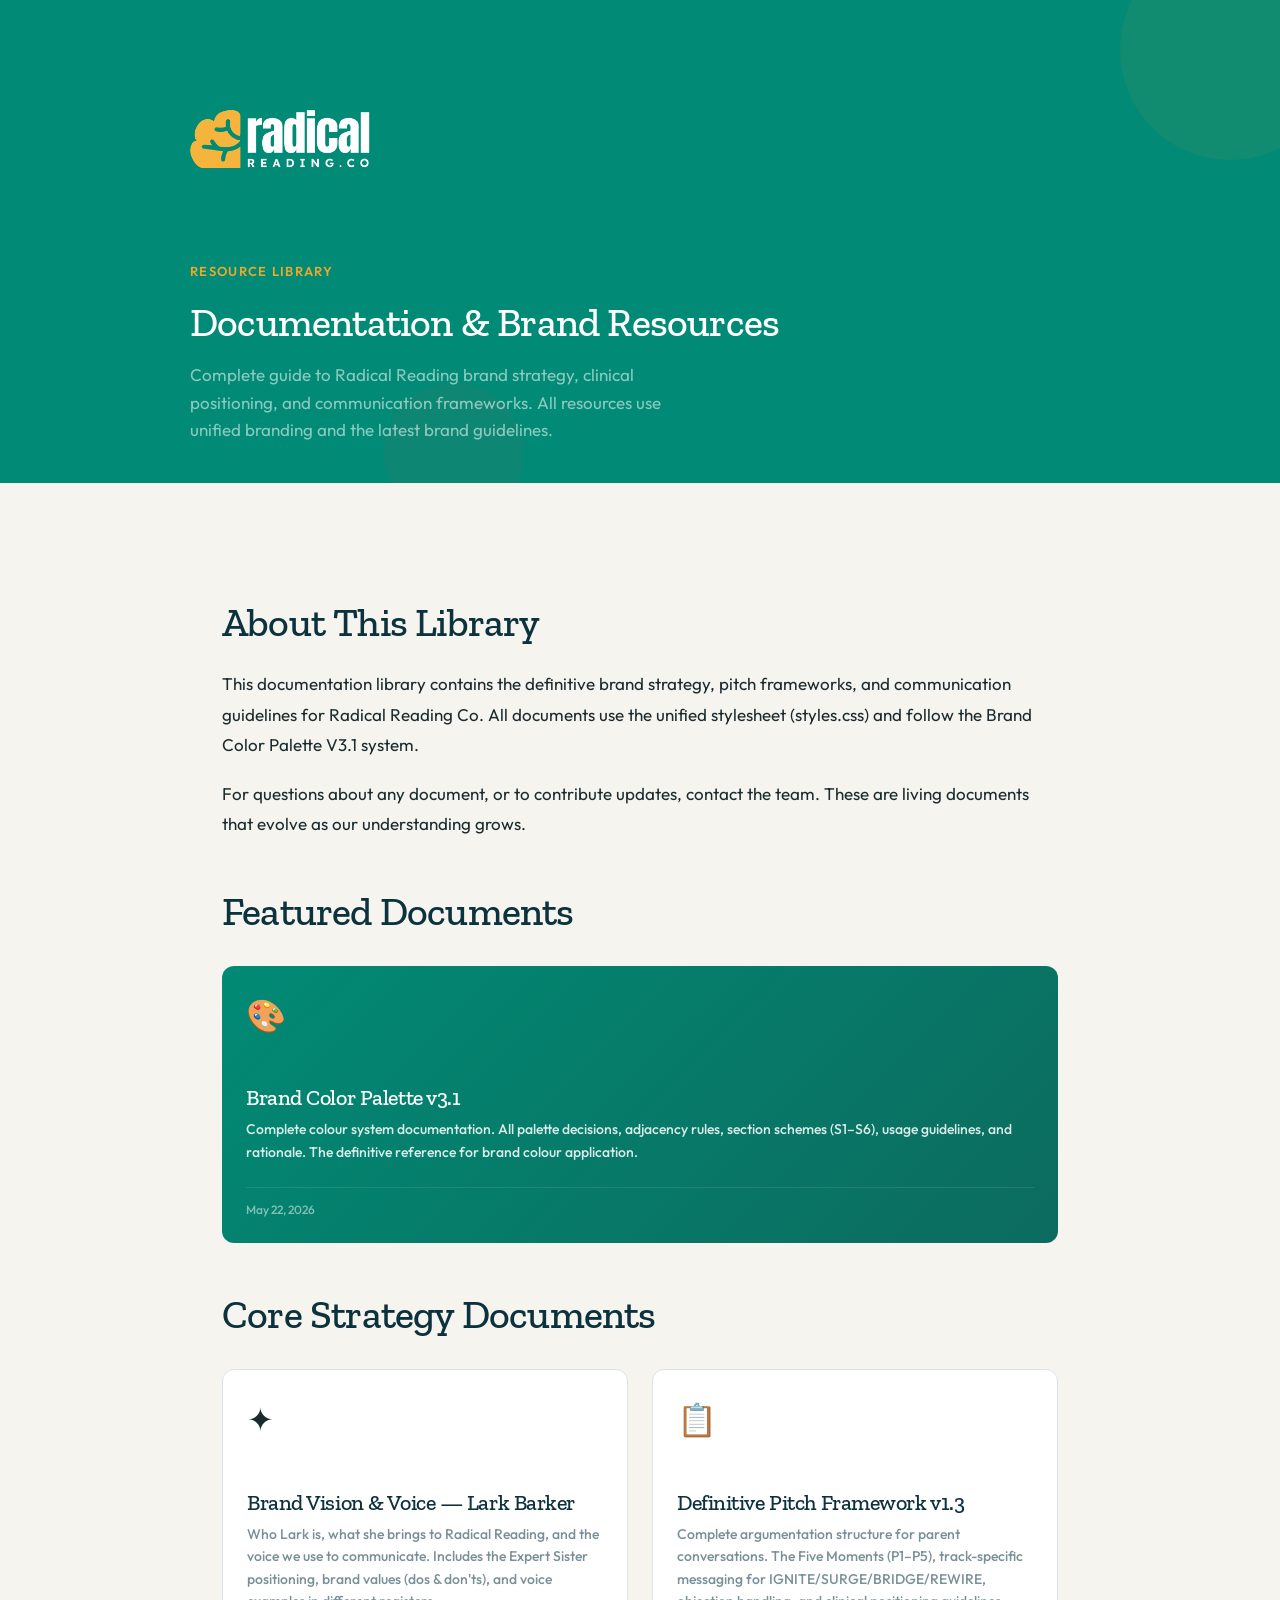
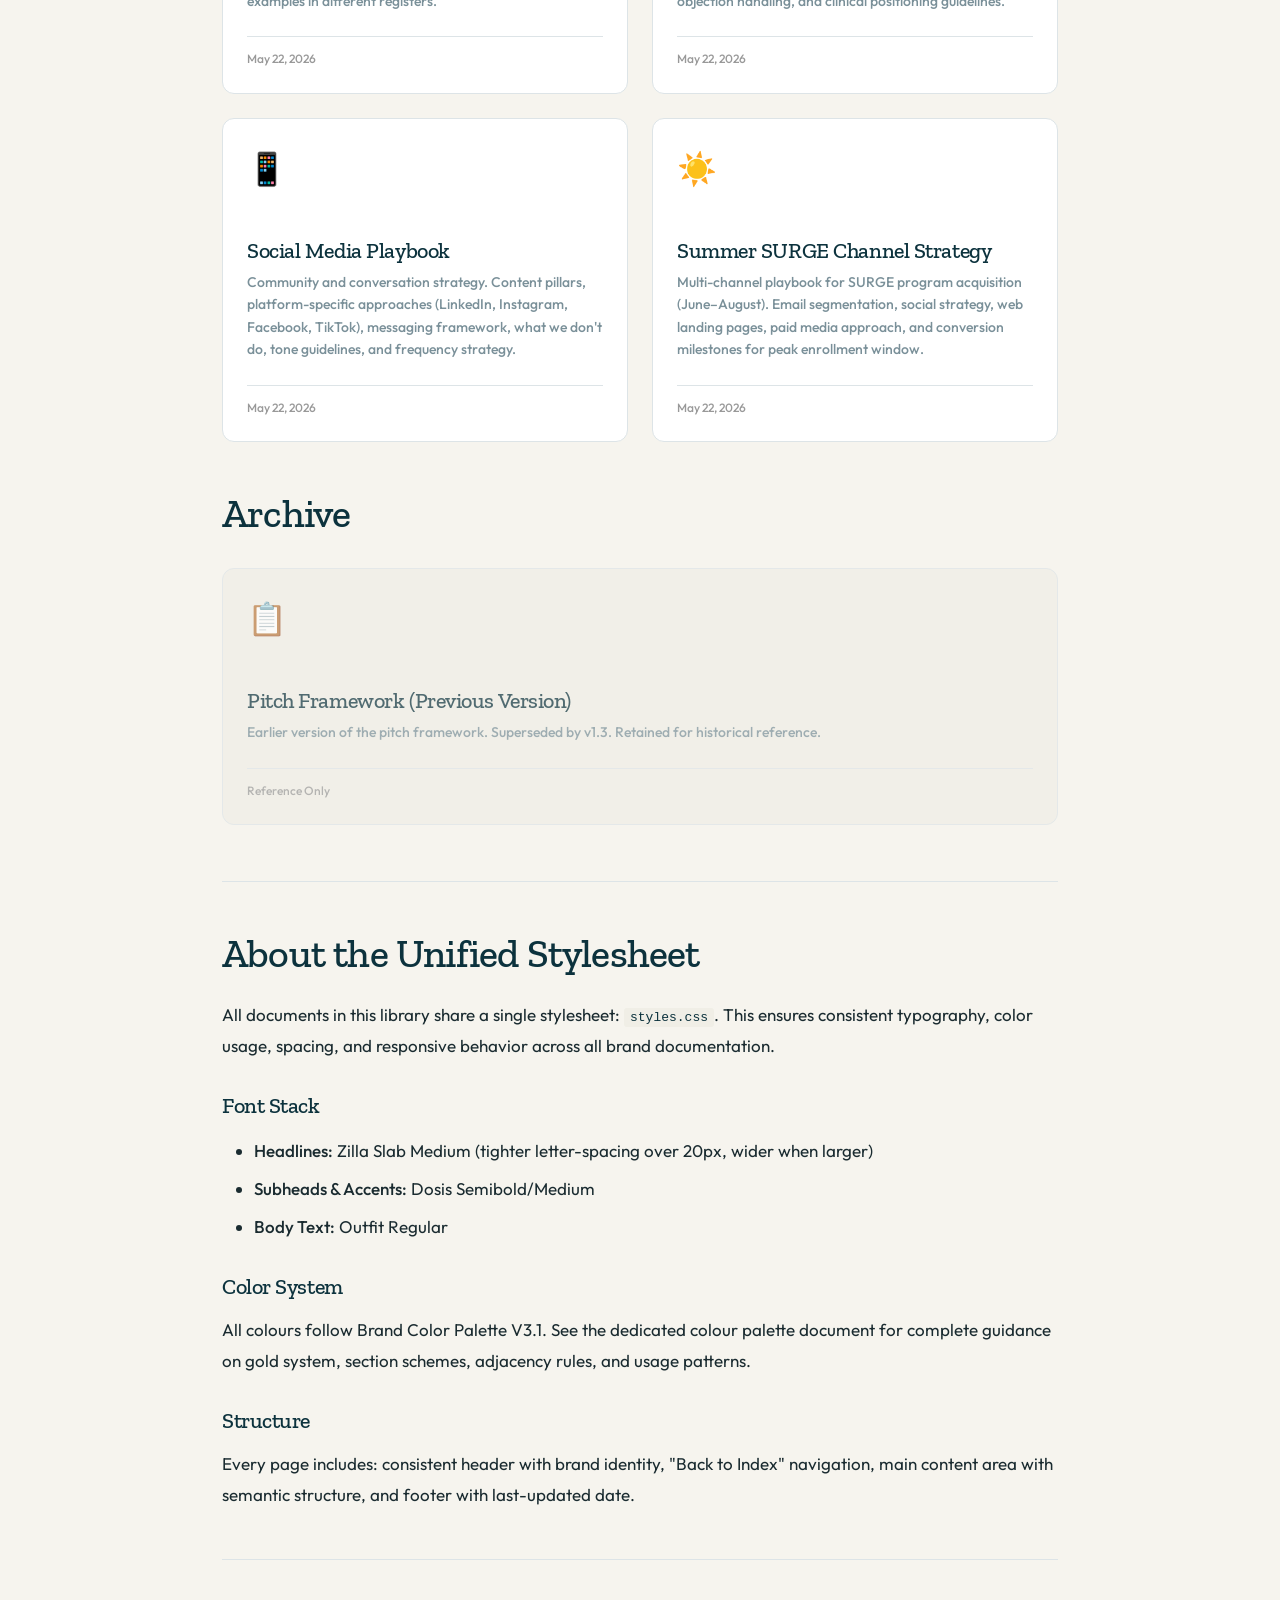
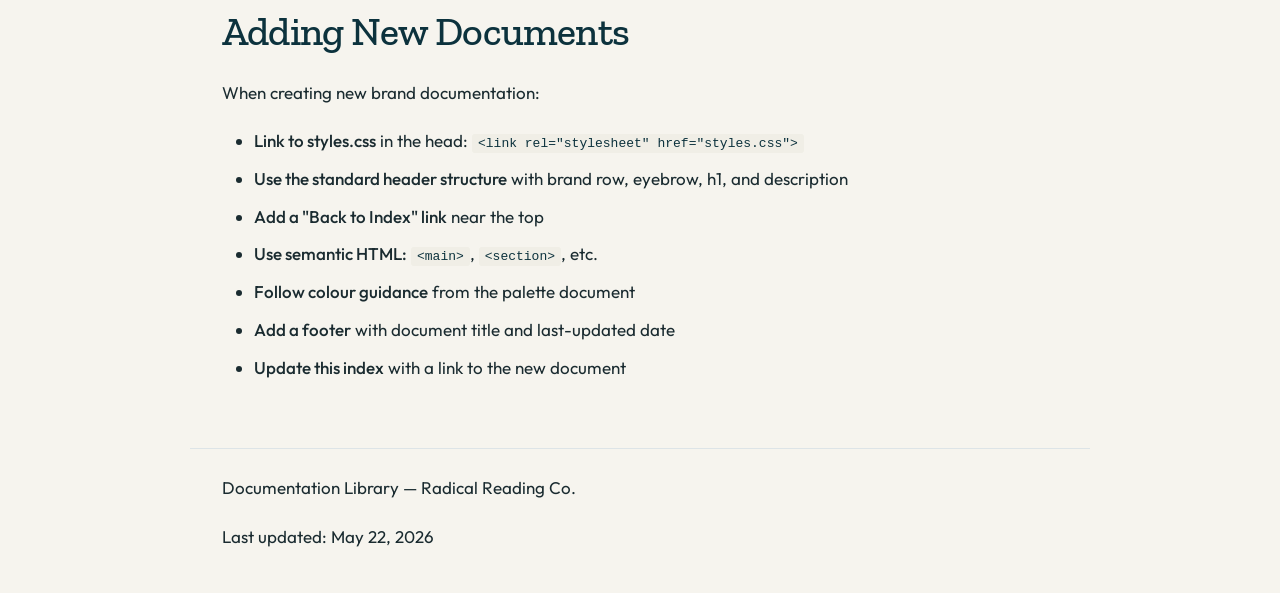
<file: index.html>
<!DOCTYPE html>
<html lang="en">
<head>
<meta charset="UTF-8">
<meta name="viewport" content="width=device-width, initial-scale=1.0">
<title>Documentation Library — Radical Reading Co.</title>
<link rel="stylesheet" href="styles.css">
<style>
.doc-grid {
  display: grid;
  grid-template-columns: repeat(auto-fit, minmax(320px, 1fr));
  gap: 24px;
  margin: 32px 0;
}

.doc-card {
  background: white;
  border: 1px solid var(--border);
  border-radius: 12px;
  padding: 24px;
  transition: transform 0.2s, box-shadow 0.2s;
  text-decoration: none;
  color: inherit;
  display: flex;
  flex-direction: column;
}

.doc-card:hover {
  transform: translateY(-2px);
  box-shadow: 0 8px 24px rgba(0,0,0,0.08);
}

.doc-icon {
  font-size: 32px;
  margin-bottom: 12px;
}

.doc-card h3 {
  margin-bottom: 8px;
  color: var(--dark-azure);
}

.doc-card p {
  font-size: 14px;
  color: var(--muted);
  line-height: 1.6;
  flex-grow: 1;
  margin-bottom: 12px;
}

.doc-date {
  font-size: 12px;
  color: #999;
  margin-top: 12px;
  padding-top: 12px;
  border-top: 1px solid var(--border);
}

.featured {
  grid-column: 1 / -1;
  background: linear-gradient(135deg, var(--jade-shell) 0%, #0c6b5e 100%);
  color: white;
  border: none;
}

.featured h3 {
  color: white;
}

.featured p {
  color: rgba(255,255,255,0.85);
}

.featured .doc-date {
  color: rgba(255,255,255,0.5);
  border-top-color: rgba(255,255,255,0.1);
}

.archived {
  opacity: 0.7;
}

.archived .doc-card {
  background: var(--cream-dark);
}
</style>
</head>
<body>

<div class="header">
  <div class="header-inner">
    <div class="brand-row">
      <div class="brand-mark"><img src="Radical Reading Logo Horiz on Dark.png" alt="Radical Reading Co."></div>
    </div>
    <p class="header-eyebrow">Resource Library</p>
    <h1>Documentation &amp; Brand Resources</h1>
    <p class="header-sub">Complete guide to Radical Reading brand strategy, clinical positioning, and communication frameworks. All resources use unified branding and the latest brand guidelines.</p>
  </div>
</div>

<main>

  <div class="section">
    <h2>About This Library</h2>
    <p>This documentation library contains the definitive brand strategy, pitch frameworks, and communication guidelines for Radical Reading Co. All documents use the unified stylesheet (styles.css) and follow the Brand Color Palette V3.1 system.</p>
    <p>For questions about any document, or to contribute updates, contact the team. These are living documents that evolve as our understanding grows.</p>
  </div>

  <h2 style="margin-top: 48px;">Featured Documents</h2>

  <div class="doc-grid">

    <a href="brand-color-palette-v3.1.html" class="doc-card featured">
      <div class="doc-icon">🎨</div>
      <h3>Brand Color Palette v3.1</h3>
      <p>Complete colour system documentation. All palette decisions, adjacency rules, section schemes (S1–S6), usage guidelines, and rationale. The definitive reference for brand colour application.</p>
      <div class="doc-date">May 22, 2026</div>
    </a>

  </div>

  <h2 style="margin-top: 48px;">Core Strategy Documents</h2>

  <div class="doc-grid">

    <a href="radical-reading-brand-vision-lark_1.html" class="doc-card">
      <div class="doc-icon">✦</div>
      <h3>Brand Vision &amp; Voice — Lark Barker</h3>
      <p>Who Lark is, what she brings to Radical Reading, and the voice we use to communicate. Includes the Expert Sister positioning, brand values (dos &amp; don'ts), and voice examples in different registers.</p>
      <div class="doc-date">May 22, 2026</div>
    </a>

    <a href="radical-reading-pitch-framework-v1.3.html" class="doc-card">
      <div class="doc-icon">📋</div>
      <h3>Definitive Pitch Framework v1.3</h3>
      <p>Complete argumentation structure for parent conversations. The Five Moments (P1–P5), track-specific messaging for IGNITE/SURGE/BRIDGE/REWIRE, objection handling, and clinical positioning guidelines.</p>
      <div class="doc-date">May 22, 2026</div>
    </a>

    <a href="radical-reading-social-playbook_3.html" class="doc-card">
      <div class="doc-icon">📱</div>
      <h3>Social Media Playbook</h3>
      <p>Community and conversation strategy. Content pillars, platform-specific approaches (LinkedIn, Instagram, Facebook, TikTok), messaging framework, what we don't do, tone guidelines, and frequency strategy.</p>
      <div class="doc-date">May 22, 2026</div>
    </a>

    <a href="summer-surge-channel-strategy.html" class="doc-card">
      <div class="doc-icon">☀️</div>
      <h3>Summer SURGE Channel Strategy</h3>
      <p>Multi-channel playbook for SURGE program acquisition (June–August). Email segmentation, social strategy, web landing pages, paid media approach, and conversion milestones for peak enrollment window.</p>
      <div class="doc-date">May 22, 2026</div>
    </a>

  </div>

  <h2 style="margin-top: 48px;">Archive</h2>

  <div class="doc-grid archived">

    <a href="radical-reading-pitch-framework.html" class="doc-card">
      <div class="doc-icon">📋</div>
      <h3>Pitch Framework (Previous Version)</h3>
      <p>Earlier version of the pitch framework. Superseded by v1.3. Retained for historical reference.</p>
      <div class="doc-date">Reference Only</div>
    </a>

  </div>

  <div class="section" style="margin-top: 56px; padding-top: 48px; border-top: 1px solid var(--border);">
    <h2>About the Unified Stylesheet</h2>
    <p>All documents in this library share a single stylesheet: <code>styles.css</code>. This ensures consistent typography, color usage, spacing, and responsive behavior across all brand documentation.</p>
    
    <h3>Font Stack</h3>
    <ul>
      <li><strong>Headlines:</strong> Zilla Slab Medium (tighter letter-spacing over 20px, wider when larger)</li>
      <li><strong>Subheads &amp; Accents:</strong> Dosis Semibold/Medium</li>
      <li><strong>Body Text:</strong> Outfit Regular</li>
    </ul>

    <h3>Color System</h3>
    <p>All colours follow Brand Color Palette V3.1. See the dedicated colour palette document for complete guidance on gold system, section schemes, adjacency rules, and usage patterns.</p>

    <h3>Structure</h3>
    <p>Every page includes: consistent header with brand identity, "Back to Index" navigation, main content area with semantic structure, and footer with last-updated date.</p>
  </div>

  <div class="section">
    <h2>Adding New Documents</h2>
    <p>When creating new brand documentation:</p>
    <ul>
      <li><strong>Link to styles.css</strong> in the head: <code>&lt;link rel="stylesheet" href="styles.css"&gt;</code></li>
      <li><strong>Use the standard header structure</strong> with brand row, eyebrow, h1, and description</li>
      <li><strong>Add a "Back to Index" link</strong> near the top</li>
      <li><strong>Use semantic HTML:</strong> <code>&lt;main&gt;</code>, <code>&lt;section&gt;</code>, etc.</li>
      <li><strong>Follow colour guidance</strong> from the palette document</li>
      <li><strong>Add a footer</strong> with document title and last-updated date</li>
      <li><strong>Update this index</strong> with a link to the new document</li>
    </ul>
  </div>

</main>

<div class="footer">
  <p>Documentation Library — Radical Reading Co.</p>
  <p>Last updated: May 22, 2026</p>
</div>

</body>
</html>
</file>
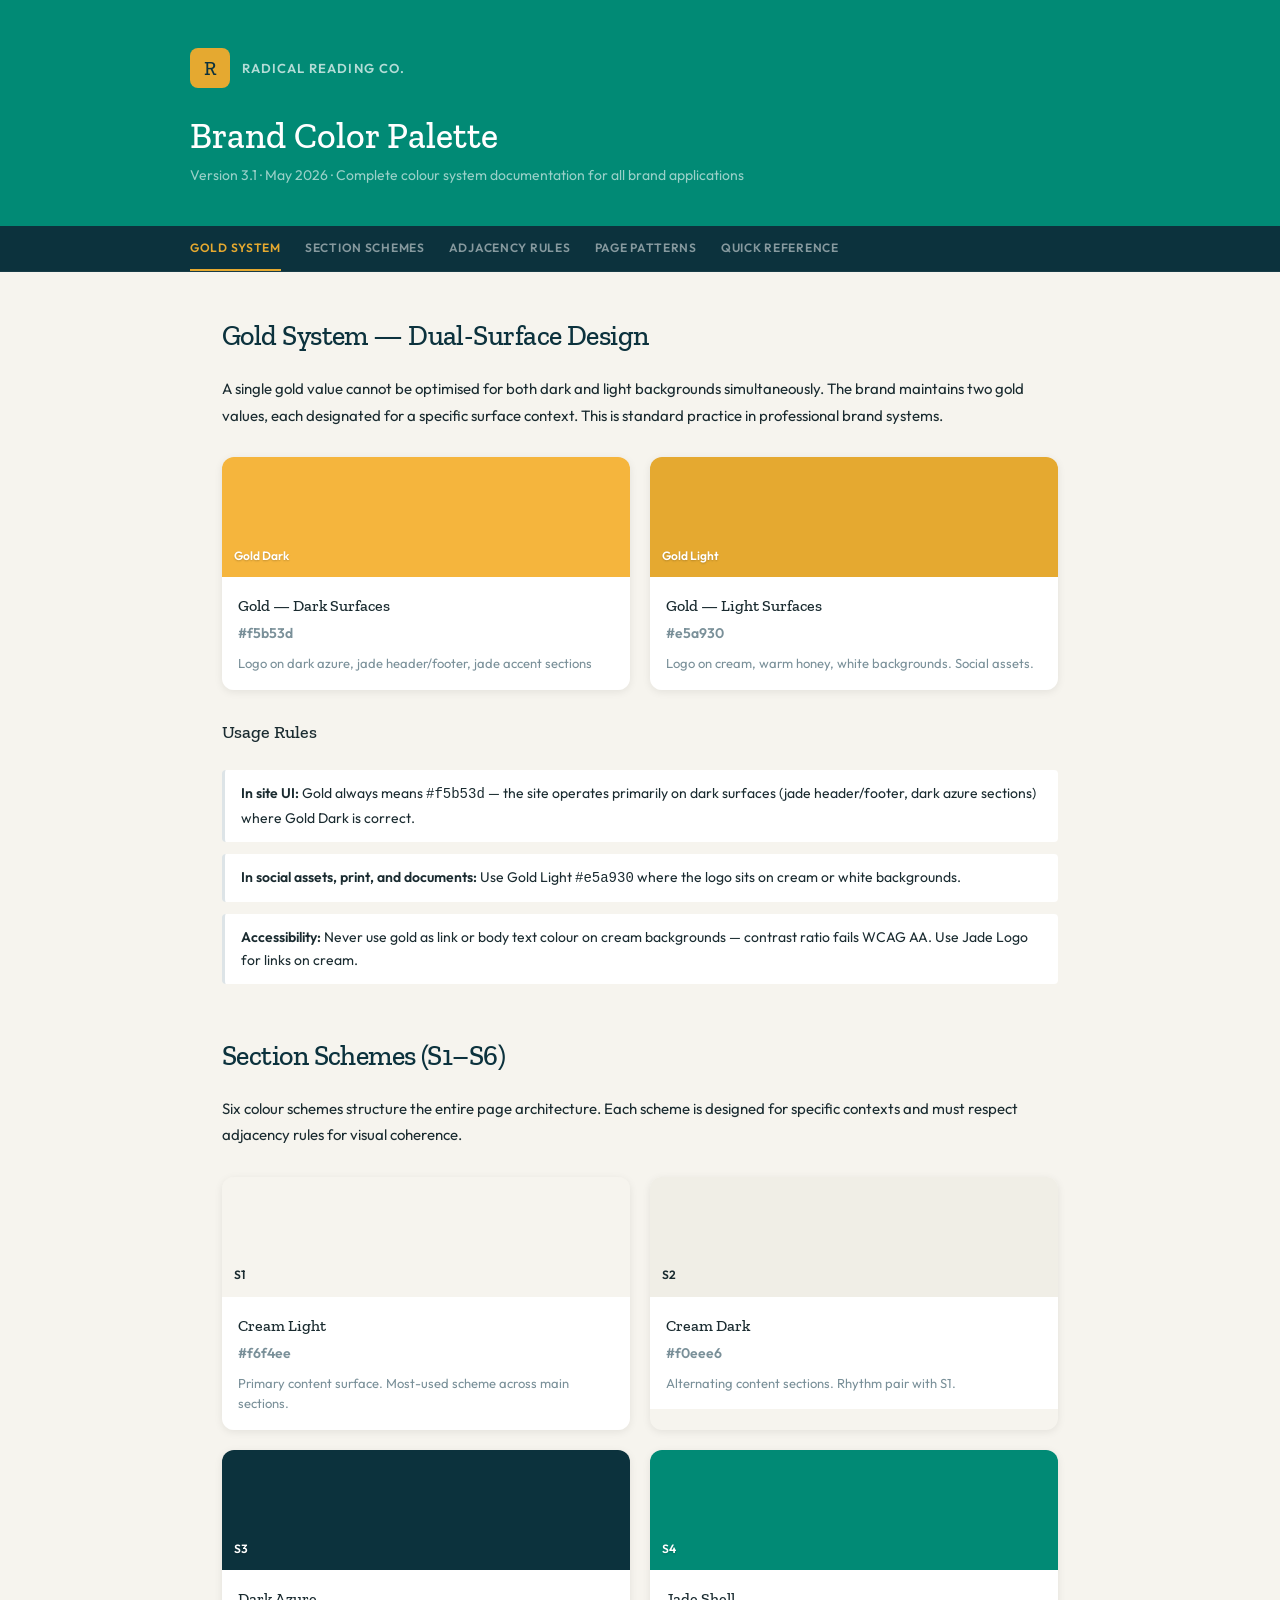
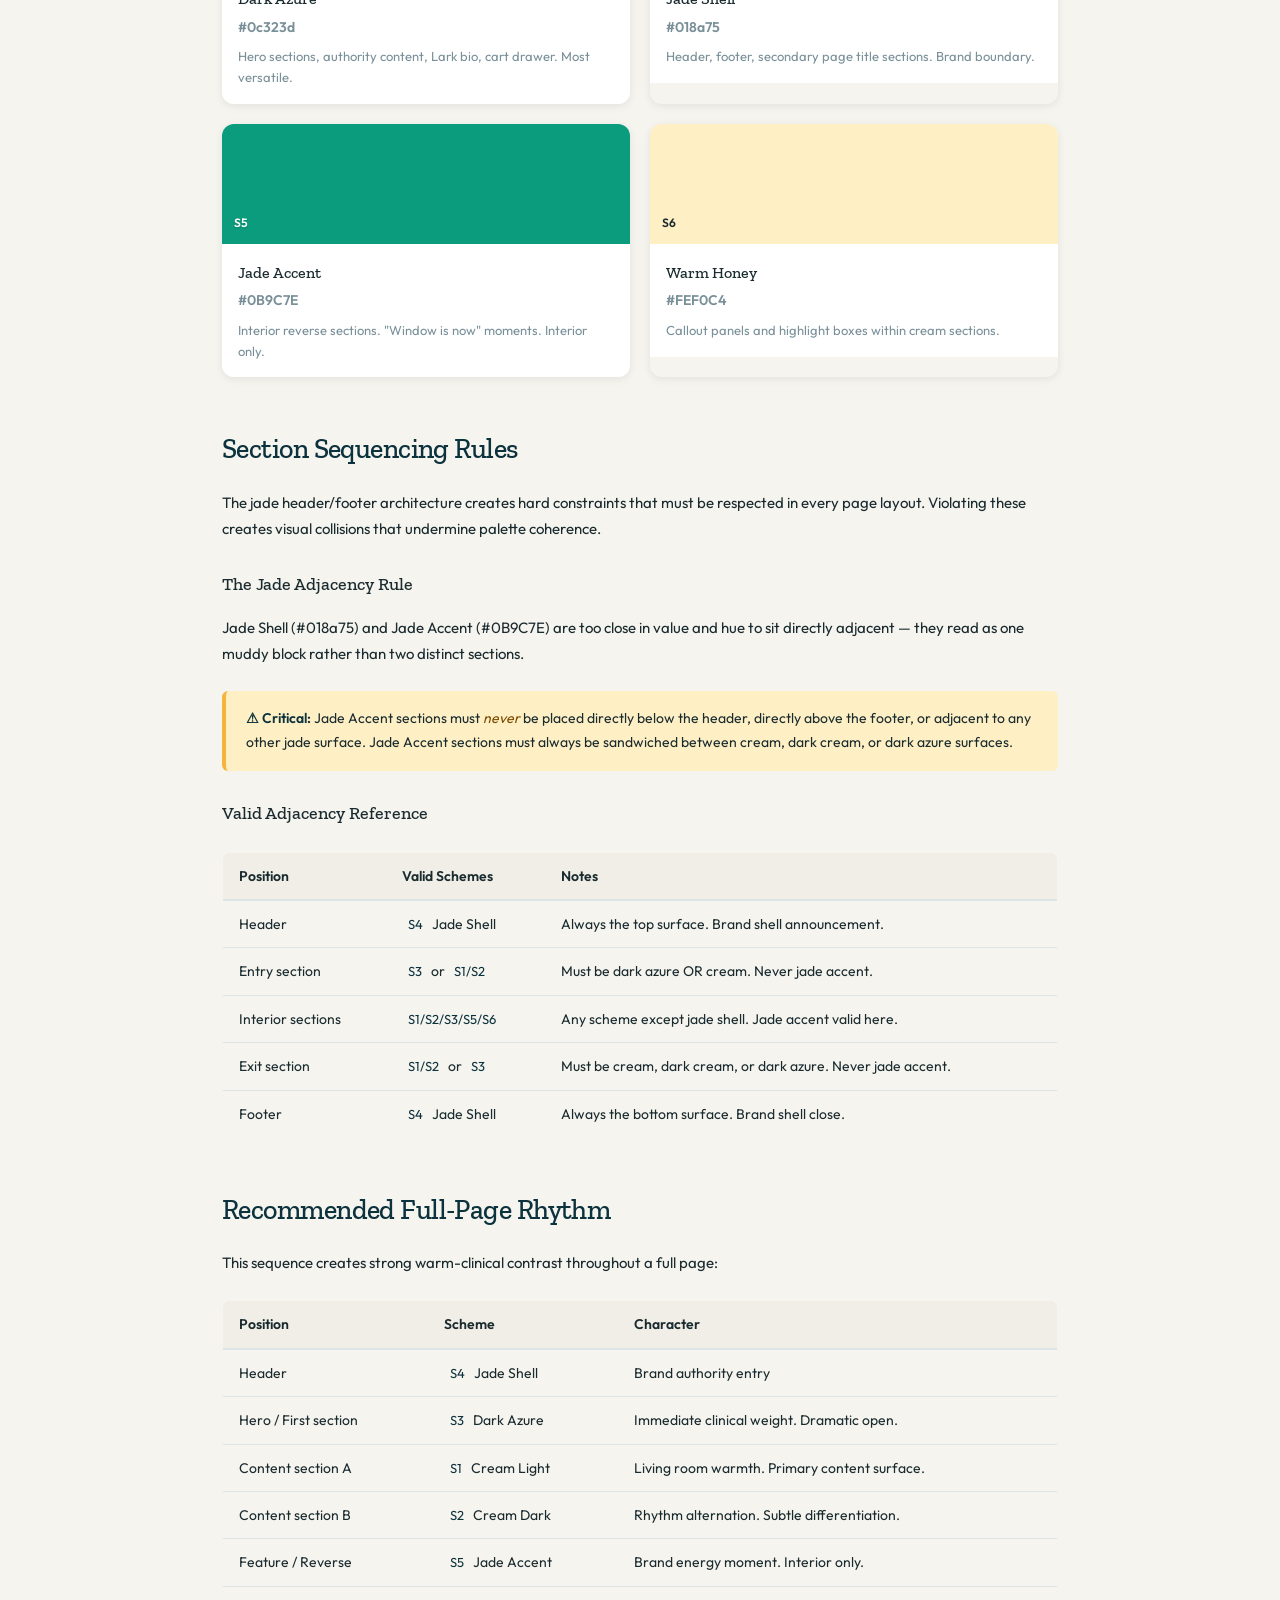
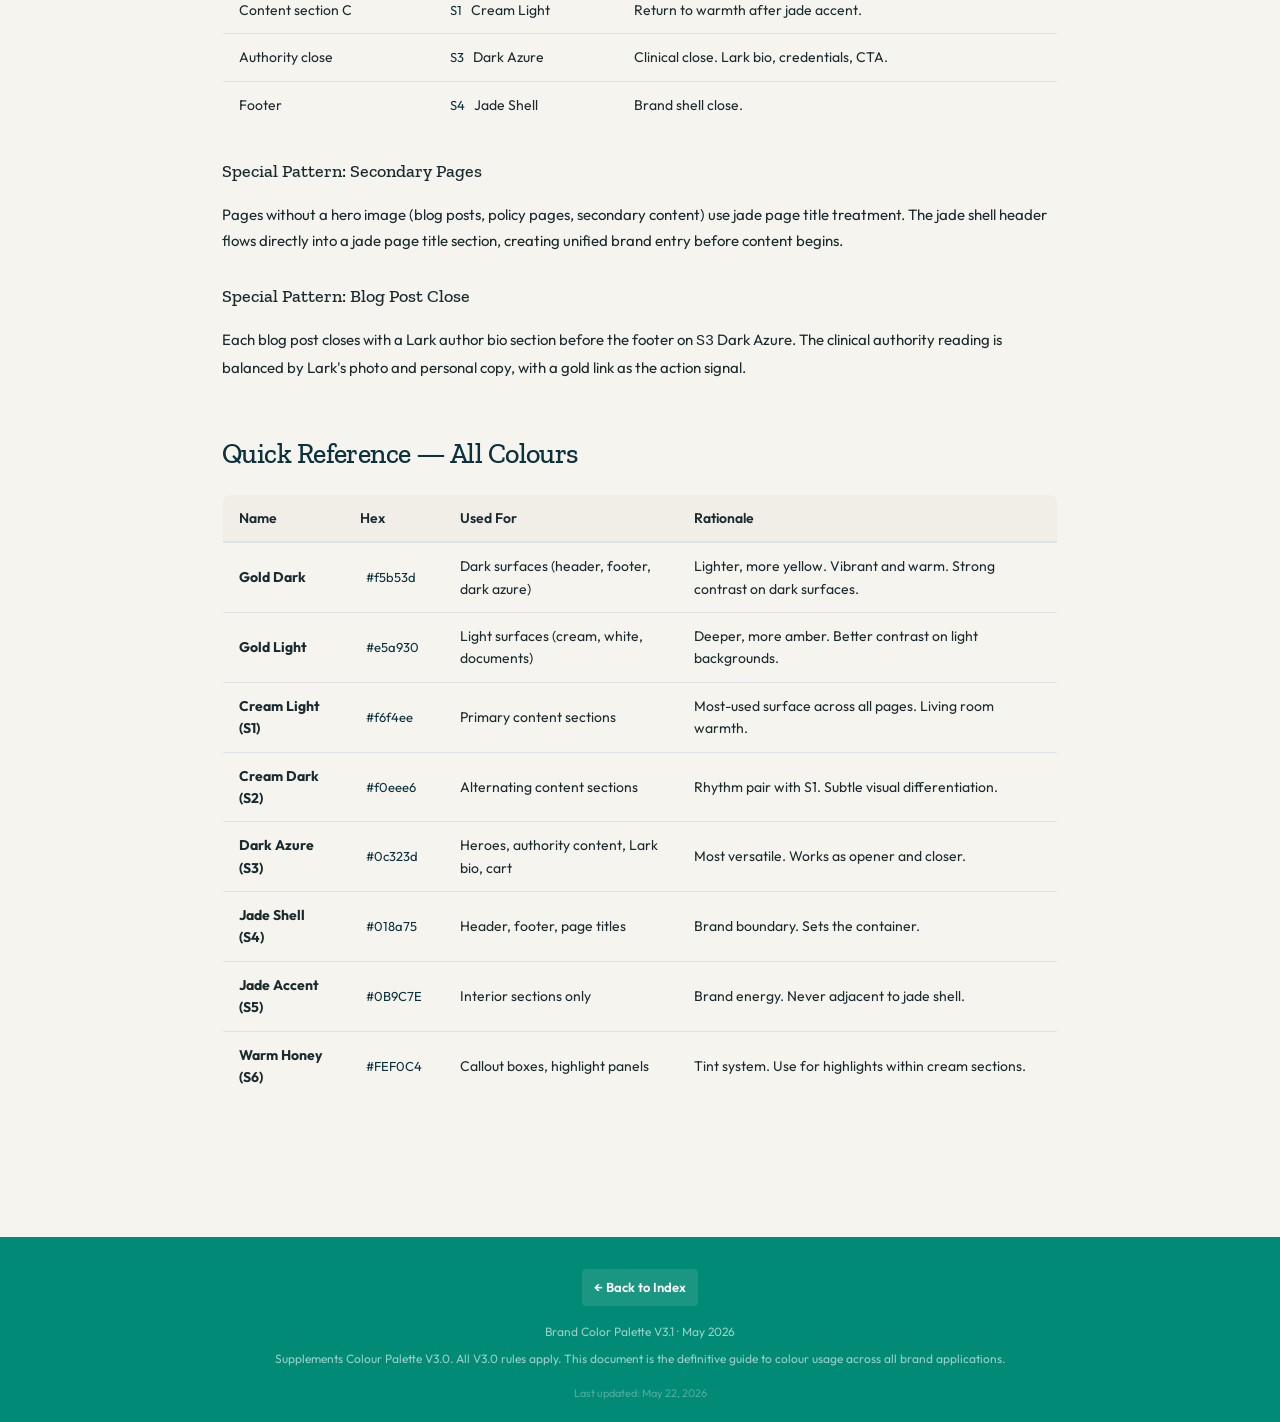
<file: brand-color-palette-v3.1.html>
<!DOCTYPE html>
<html lang="en">
<head>
<meta charset="UTF-8">
<meta name="viewport" content="width=device-width, initial-scale=1.0">
<title>Brand Color Palette V3.1 — Radical Reading Co.</title>
<link rel="preconnect" href="https://fonts.googleapis.com">
<link href="https://fonts.googleapis.com/css2?family=Zilla+Slab:wght@500&family=Dosis:wght@400;600&family=Outfit:wght@400;500;600&display=swap" rel="stylesheet">
<style>
*, *::before, *::after { box-sizing: border-box; margin: 0; padding: 0; }

:root {
  --jade-shell: #018a75;
  --jade-accent: #0B9C7E;
  --dark-azure: #0c323d;
  --gold-dark: #f5b53d;
  --gold-light: #e5a930;
  --cream-light: #f6f4ee;
  --cream-dark: #f0eee6;
  --warm-honey: #FEF0C4;
  --text: #1a2b30;
  --muted: #7a9099;
  --border: #dde4e7;
}

html { scroll-behavior: smooth; }

body {
  font-family: 'Outfit', sans-serif;
  background: var(--cream-light);
  color: var(--text);
  font-size: 16px;
  line-height: 1.6;
  -webkit-font-smoothing: antialiased;
}

/* Header */
.header {
  background: var(--jade-shell);
  padding: 48px 32px 40px;
  color: white;
}

.header-inner {
  max-width: 900px;
  margin: 0 auto;
}

.header-brand {
  display: flex;
  align-items: center;
  gap: 12px;
  margin-bottom: 28px;
}

.brand-mark {
  width: 40px;
  height: 40px;
  background: var(--gold-light);
  border-radius: 8px;
  display: flex;
  align-items: center;
  justify-content: center;
  font-family: 'Zilla Slab', serif;
  font-size: 20px;
  color: var(--dark-azure);
  font-weight: 500;
}

.brand-name {
  font-size: 13px;
  font-weight: 600;
  letter-spacing: 0.08em;
  text-transform: uppercase;
  color: rgba(255,255,255,0.7);
}

.header h1 {
  font-family: 'Zilla Slab', serif;
  font-size: 36px;
  font-weight: 500;
  line-height: 1.1;
  margin-bottom: 8px;
  color: white;
}

.header p {
  font-size: 14px;
  color: rgba(255,255,255,0.6);
  line-height: 1.6;
}

/* Navigation */
.nav {
  background: var(--dark-azure);
  padding: 0 32px;
  position: sticky;
  top: 0;
  z-index: 100;
  border-bottom: 1px solid rgba(255,255,255,0.05);
}

.nav-inner {
  max-width: 900px;
  margin: 0 auto;
  display: flex;
  gap: 24px;
}

.nav a {
  display: block;
  padding: 12px 0;
  color: rgba(255,255,255,0.5);
  text-decoration: none;
  font-size: 12px;
  font-weight: 600;
  letter-spacing: 0.06em;
  text-transform: uppercase;
  transition: color 0.2s;
  border-bottom: 2px solid transparent;
}

.nav a:hover {
  color: white;
}

.nav a.active {
  color: var(--gold-light);
  border-bottom-color: var(--gold-light);
}

/* Main content */
.main {
  max-width: 900px;
  margin: 0 auto;
  padding: 48px 32px 80px;
}

/* Section */
.section {
  margin-bottom: 56px;
}

.section h2 {
  font-family: 'Zilla Slab', serif;
  font-size: 28px;
  font-weight: 500;
  color: var(--dark-azure);
  line-height: 1.15;
  margin-bottom: 24px;
  letter-spacing: -0.02em;
}

.section h3 {
  font-family: 'Zilla Slab', serif;
  font-size: 18px;
  font-weight: 500;
  color: var(--text);
  margin-bottom: 16px;
  margin-top: 28px;
}

.section h3:first-child { margin-top: 0; }

.section p {
  font-size: 15px;
  line-height: 1.75;
  color: var(--text);
  margin-bottom: 14px;
}

.section p:last-child { margin-bottom: 0; }

/* Color swatches */
.swatch-grid {
  display: grid;
  grid-template-columns: repeat(auto-fit, minmax(280px, 1fr));
  gap: 20px;
  margin: 28px 0;
}

.swatch {
  border-radius: 12px;
  overflow: hidden;
  box-shadow: 0 2px 8px rgba(0,0,0,0.08);
}

.swatch-color {
  height: 120px;
  display: flex;
  align-items: flex-end;
  justify-content: flex-start;
  padding: 12px;
  color: white;
  font-size: 12px;
  font-weight: 600;
  text-shadow: 0 1px 2px rgba(0,0,0,0.2);
}

.swatch-info {
  padding: 16px;
  background: white;
}

.swatch-name {
  font-family: 'Zilla Slab', serif;
  font-size: 16px;
  font-weight: 500;
  color: var(--text);
  margin-bottom: 4px;
}

.swatch-hex {
  font-family: 'Outfit', monospace;
  font-size: 14px;
  font-weight: 600;
  color: var(--muted);
  margin-bottom: 8px;
}

.swatch-usage {
  font-size: 13px;
  color: var(--muted);
  line-height: 1.6;
}

/* Reference table */
.ref-table {
  width: 100%;
  border-collapse: collapse;
  margin: 24px 0;
  border: 1px solid var(--border);
  border-radius: 8px;
  overflow: hidden;
  font-size: 14px;
}

.ref-table th {
  background: var(--cream-dark);
  padding: 12px 16px;
  text-align: left;
  font-weight: 600;
  color: var(--text);
  border-bottom: 2px solid var(--border);
}

.ref-table td {
  padding: 12px 16px;
  border-bottom: 1px solid var(--border);
}

.ref-table tr:last-child td {
  border-bottom: none;
}

.ref-table code {
  font-family: 'Outfit', monospace;
  background: var(--cream-light);
  padding: 2px 6px;
  border-radius: 4px;
  font-size: 13px;
  color: var(--dark-azure);
}

/* Callout */
.callout {
  background: var(--warm-honey);
  border-left: 4px solid var(--gold-dark);
  padding: 16px 20px;
  border-radius: 6px;
  margin: 24px 0;
  font-size: 14px;
  line-height: 1.7;
  color: var(--text);
}

.callout strong {
  color: var(--dark-azure);
  font-weight: 600;
}

.callout em {
  font-style: italic;
  color: #7a4a00;
}

/* Rules list */
.rules-list {
  list-style: none;
  margin: 24px 0;
  padding: 0;
}

.rules-list li {
  margin-bottom: 12px;
  padding: 12px 16px;
  background: white;
  border-left: 3px solid var(--border);
  border-radius: 4px;
  font-size: 14px;
  line-height: 1.65;
}

.rules-list li em {
  font-style: italic;
  color: var(--muted);
}

.rules-list li strong {
  color: var(--text);
  font-weight: 600;
}

/* Footer */
.footer {
  background: var(--jade-shell);
  color: white;
  padding: 32px 32px 24px;
  text-align: center;
  font-size: 12px;
}

.footer-inner {
  max-width: 900px;
  margin: 0 auto;
}

.footer p {
  color: rgba(255,255,255,0.6);
  margin-bottom: 8px;
}

.footer p:last-child {
  margin-bottom: 0;
}

.back-link {
  display: inline-block;
  margin-bottom: 16px;
  padding: 8px 12px;
  background: rgba(255,255,255,0.1);
  color: white;
  text-decoration: none;
  border-radius: 4px;
  font-size: 13px;
  font-weight: 600;
  transition: background 0.2s;
}

.back-link:hover {
  background: rgba(255,255,255,0.15);
}

@media (max-width: 640px) {
  .header { padding: 32px 20px 28px; }
  .main { padding: 32px 20px 60px; }
  .nav-inner { gap: 12px; }
  .nav a { padding: 10px 0; font-size: 11px; }
  .swatch-grid { grid-template-columns: 1fr; }
  .section h2 { font-size: 24px; }
  .ref-table { font-size: 13px; }
  .ref-table th, .ref-table td { padding: 10px 12px; }
}
</style>
</head>
<body>

<div class="header">
  <div class="header-inner">
    <div class="header-brand">
      <div class="brand-mark">R</div>
      <div class="brand-name">Radical Reading Co.</div>
    </div>
    <h1>Brand Color Palette</h1>
    <p>Version 3.1 · May 2026 · Complete colour system documentation for all brand applications</p>
  </div>
</div>

<div class="nav">
  <div class="nav-inner">
    <a href="#gold" class="active">Gold System</a>
    <a href="#schemes">Section Schemes</a>
    <a href="#rules">Adjacency Rules</a>
    <a href="#patterns">Page Patterns</a>
    <a href="#reference">Quick Reference</a>
  </div>
</div>

<div class="main">

  <!-- GOLD SYSTEM -->
  <div class="section" id="gold">
    <h2>Gold System — Dual-Surface Design</h2>
    <p>A single gold value cannot be optimised for both dark and light backgrounds simultaneously. The brand maintains two gold values, each designated for a specific surface context. This is standard practice in professional brand systems.</p>

    <div class="swatch-grid">
      <div class="swatch">
        <div class="swatch-color" style="background: #f5b53d;">Gold Dark</div>
        <div class="swatch-info">
          <div class="swatch-name">Gold — Dark Surfaces</div>
          <div class="swatch-hex">#f5b53d</div>
          <div class="swatch-usage">Logo on dark azure, jade header/footer, jade accent sections</div>
        </div>
      </div>
      <div class="swatch">
        <div class="swatch-color" style="background: #e5a930;">Gold Light</div>
        <div class="swatch-info">
          <div class="swatch-name">Gold — Light Surfaces</div>
          <div class="swatch-hex">#e5a930</div>
          <div class="swatch-usage">Logo on cream, warm honey, white backgrounds. Social assets.</div>
        </div>
      </div>
    </div>

    <h3>Usage Rules</h3>
    <ul class="rules-list">
      <li><strong>In site UI:</strong> Gold always means <code>#f5b53d</code> — the site operates primarily on dark surfaces (jade header/footer, dark azure sections) where Gold Dark is correct.</li>
      <li><strong>In social assets, print, and documents:</strong> Use Gold Light <code>#e5a930</code> where the logo sits on cream or white backgrounds.</li>
      <li><strong>Accessibility:</strong> Never use gold as link or body text colour on cream backgrounds — contrast ratio fails WCAG AA. Use Jade Logo for links on cream.</li>
    </ul>
  </div>

  <!-- SECTION SCHEMES -->
  <div class="section" id="schemes">
    <h2>Section Schemes (S1–S6)</h2>
    <p>Six colour schemes structure the entire page architecture. Each scheme is designed for specific contexts and must respect adjacency rules for visual coherence.</p>

    <div class="swatch-grid">
      <div class="swatch">
        <div class="swatch-color" style="background: #f6f4ee; color: var(--text); text-shadow: none;">S1</div>
        <div class="swatch-info">
          <div class="swatch-name">Cream Light</div>
          <div class="swatch-hex">#f6f4ee</div>
          <div class="swatch-usage">Primary content surface. Most-used scheme across main sections.</div>
        </div>
      </div>
      <div class="swatch">
        <div class="swatch-color" style="background: #f0eee6; color: var(--text); text-shadow: none;">S2</div>
        <div class="swatch-info">
          <div class="swatch-name">Cream Dark</div>
          <div class="swatch-hex">#f0eee6</div>
          <div class="swatch-usage">Alternating content sections. Rhythm pair with S1.</div>
        </div>
      </div>
      <div class="swatch">
        <div class="swatch-color" style="background: #0c323d;">S3</div>
        <div class="swatch-info">
          <div class="swatch-name">Dark Azure</div>
          <div class="swatch-hex">#0c323d</div>
          <div class="swatch-usage">Hero sections, authority content, Lark bio, cart drawer. Most versatile.</div>
        </div>
      </div>
      <div class="swatch">
        <div class="swatch-color" style="background: #018a75;">S4</div>
        <div class="swatch-info">
          <div class="swatch-name">Jade Shell</div>
          <div class="swatch-hex">#018a75</div>
          <div class="swatch-usage">Header, footer, secondary page title sections. Brand boundary.</div>
        </div>
      </div>
      <div class="swatch">
        <div class="swatch-color" style="background: #0B9C7E;">S5</div>
        <div class="swatch-info">
          <div class="swatch-name">Jade Accent</div>
          <div class="swatch-hex">#0B9C7E</div>
          <div class="swatch-usage">Interior reverse sections. "Window is now" moments. Interior only.</div>
        </div>
      </div>
      <div class="swatch">
        <div class="swatch-color" style="background: #FEF0C4; color: var(--text); text-shadow: none;">S6</div>
        <div class="swatch-info">
          <div class="swatch-name">Warm Honey</div>
          <div class="swatch-hex">#FEF0C4</div>
          <div class="swatch-usage">Callout panels and highlight boxes within cream sections.</div>
        </div>
      </div>
    </div>
  </div>

  <!-- ADJACENCY RULES -->
  <div class="section" id="rules">
    <h2>Section Sequencing Rules</h2>
    <p>The jade header/footer architecture creates hard constraints that must be respected in every page layout. Violating these creates visual collisions that undermine palette coherence.</p>

    <h3>The Jade Adjacency Rule</h3>
    <p>Jade Shell (#018a75) and Jade Accent (#0B9C7E) are too close in value and hue to sit directly adjacent — they read as one muddy block rather than two distinct sections.</p>

    <div class="callout">
      <strong>⚠ Critical:</strong> Jade Accent sections must <em>never</em> be placed directly below the header, directly above the footer, or adjacent to any other jade surface. Jade Accent sections must always be sandwiched between cream, dark cream, or dark azure surfaces.
    </div>

    <h3>Valid Adjacency Reference</h3>
    <table class="ref-table">
      <thead>
        <tr>
          <th>Position</th>
          <th>Valid Schemes</th>
          <th>Notes</th>
        </tr>
      </thead>
      <tbody>
        <tr>
          <td>Header</td>
          <td><code>S4</code> Jade Shell</td>
          <td>Always the top surface. Brand shell announcement.</td>
        </tr>
        <tr>
          <td>Entry section</td>
          <td><code>S3</code> or <code>S1/S2</code></td>
          <td>Must be dark azure OR cream. Never jade accent.</td>
        </tr>
        <tr>
          <td>Interior sections</td>
          <td><code>S1/S2/S3/S5/S6</code></td>
          <td>Any scheme except jade shell. Jade accent valid here.</td>
        </tr>
        <tr>
          <td>Exit section</td>
          <td><code>S1/S2</code> or <code>S3</code></td>
          <td>Must be cream, dark cream, or dark azure. Never jade accent.</td>
        </tr>
        <tr>
          <td>Footer</td>
          <td><code>S4</code> Jade Shell</td>
          <td>Always the bottom surface. Brand shell close.</td>
        </tr>
      </tbody>
    </table>
  </div>

  <!-- PAGE PATTERNS -->
  <div class="section" id="patterns">
    <h2>Recommended Full-Page Rhythm</h2>
    <p>This sequence creates strong warm-clinical contrast throughout a full page:</p>

    <table class="ref-table">
      <thead>
        <tr>
          <th>Position</th>
          <th>Scheme</th>
          <th>Character</th>
        </tr>
      </thead>
      <tbody>
        <tr>
          <td>Header</td>
          <td><code>S4</code> Jade Shell</td>
          <td>Brand authority entry</td>
        </tr>
        <tr>
          <td>Hero / First section</td>
          <td><code>S3</code> Dark Azure</td>
          <td>Immediate clinical weight. Dramatic open.</td>
        </tr>
        <tr>
          <td>Content section A</td>
          <td><code>S1</code> Cream Light</td>
          <td>Living room warmth. Primary content surface.</td>
        </tr>
        <tr>
          <td>Content section B</td>
          <td><code>S2</code> Cream Dark</td>
          <td>Rhythm alternation. Subtle differentiation.</td>
        </tr>
        <tr>
          <td>Feature / Reverse</td>
          <td><code>S5</code> Jade Accent</td>
          <td>Brand energy moment. Interior only.</td>
        </tr>
        <tr>
          <td>Content section C</td>
          <td><code>S1</code> Cream Light</td>
          <td>Return to warmth after jade accent.</td>
        </tr>
        <tr>
          <td>Authority close</td>
          <td><code>S3</code> Dark Azure</td>
          <td>Clinical close. Lark bio, credentials, CTA.</td>
        </tr>
        <tr>
          <td>Footer</td>
          <td><code>S4</code> Jade Shell</td>
          <td>Brand shell close.</td>
        </tr>
      </tbody>
    </table>

    <h3>Special Pattern: Secondary Pages</h3>
    <p>Pages without a hero image (blog posts, policy pages, secondary content) use jade page title treatment. The jade shell header flows directly into a jade page title section, creating unified brand entry before content begins.</p>

    <h3>Special Pattern: Blog Post Close</h3>
    <p>Each blog post closes with a Lark author bio section before the footer on <code>S3</code> Dark Azure. The clinical authority reading is balanced by Lark's photo and personal copy, with a gold link as the action signal.</p>
  </div>

  <!-- QUICK REFERENCE -->
  <div class="section" id="reference">
    <h2>Quick Reference — All Colours</h2>

    <table class="ref-table">
      <thead>
        <tr>
          <th>Name</th>
          <th>Hex</th>
          <th>Used For</th>
          <th>Rationale</th>
        </tr>
      </thead>
      <tbody>
        <tr>
          <td><strong>Gold Dark</strong></td>
          <td><code>#f5b53d</code></td>
          <td>Dark surfaces (header, footer, dark azure)</td>
          <td>Lighter, more yellow. Vibrant and warm. Strong contrast on dark surfaces.</td>
        </tr>
        <tr>
          <td><strong>Gold Light</strong></td>
          <td><code>#e5a930</code></td>
          <td>Light surfaces (cream, white, documents)</td>
          <td>Deeper, more amber. Better contrast on light backgrounds.</td>
        </tr>
        <tr>
          <td><strong>Cream Light (S1)</strong></td>
          <td><code>#f6f4ee</code></td>
          <td>Primary content sections</td>
          <td>Most-used surface across all pages. Living room warmth.</td>
        </tr>
        <tr>
          <td><strong>Cream Dark (S2)</strong></td>
          <td><code>#f0eee6</code></td>
          <td>Alternating content sections</td>
          <td>Rhythm pair with S1. Subtle visual differentiation.</td>
        </tr>
        <tr>
          <td><strong>Dark Azure (S3)</strong></td>
          <td><code>#0c323d</code></td>
          <td>Heroes, authority content, Lark bio, cart</td>
          <td>Most versatile. Works as opener and closer.</td>
        </tr>
        <tr>
          <td><strong>Jade Shell (S4)</strong></td>
          <td><code>#018a75</code></td>
          <td>Header, footer, page titles</td>
          <td>Brand boundary. Sets the container.</td>
        </tr>
        <tr>
          <td><strong>Jade Accent (S5)</strong></td>
          <td><code>#0B9C7E</code></td>
          <td>Interior sections only</td>
          <td>Brand energy. Never adjacent to jade shell.</td>
        </tr>
        <tr>
          <td><strong>Warm Honey (S6)</strong></td>
          <td><code>#FEF0C4</code></td>
          <td>Callout boxes, highlight panels</td>
          <td>Tint system. Use for highlights within cream sections.</td>
        </tr>
      </tbody>
    </table>
  </div>

</div>

<div class="footer">
  <div class="footer-inner">
    <a href="index.html" class="back-link">← Back to Index</a>
    <p>Brand Color Palette V3.1 · May 2026</p>
    <p>Supplements Colour Palette V3.0. All V3.0 rules apply. This document is the definitive guide to colour usage across all brand applications.</p>
    <p style="margin-top: 16px; font-size: 11px; opacity: 0.5;">Last updated: May 22, 2026</p>
  </div>
</div>

</body>
</html>
</file>
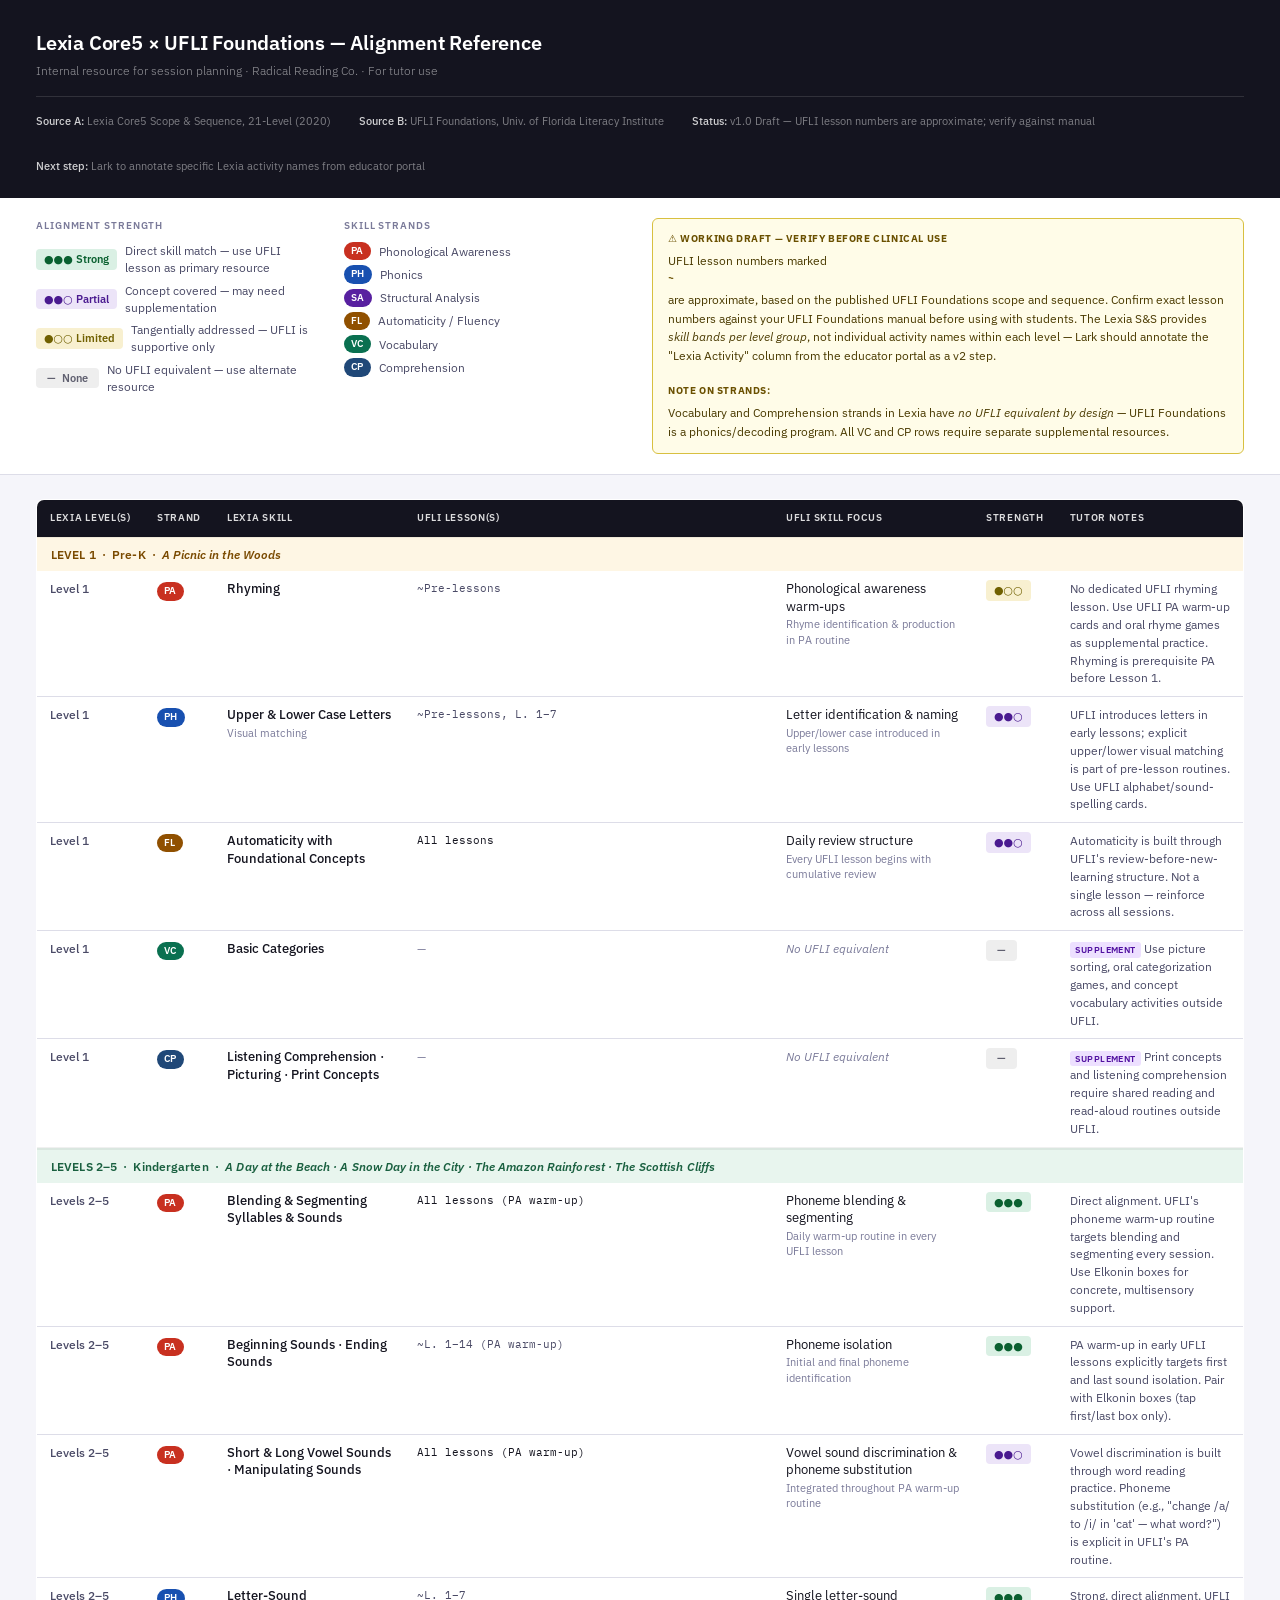
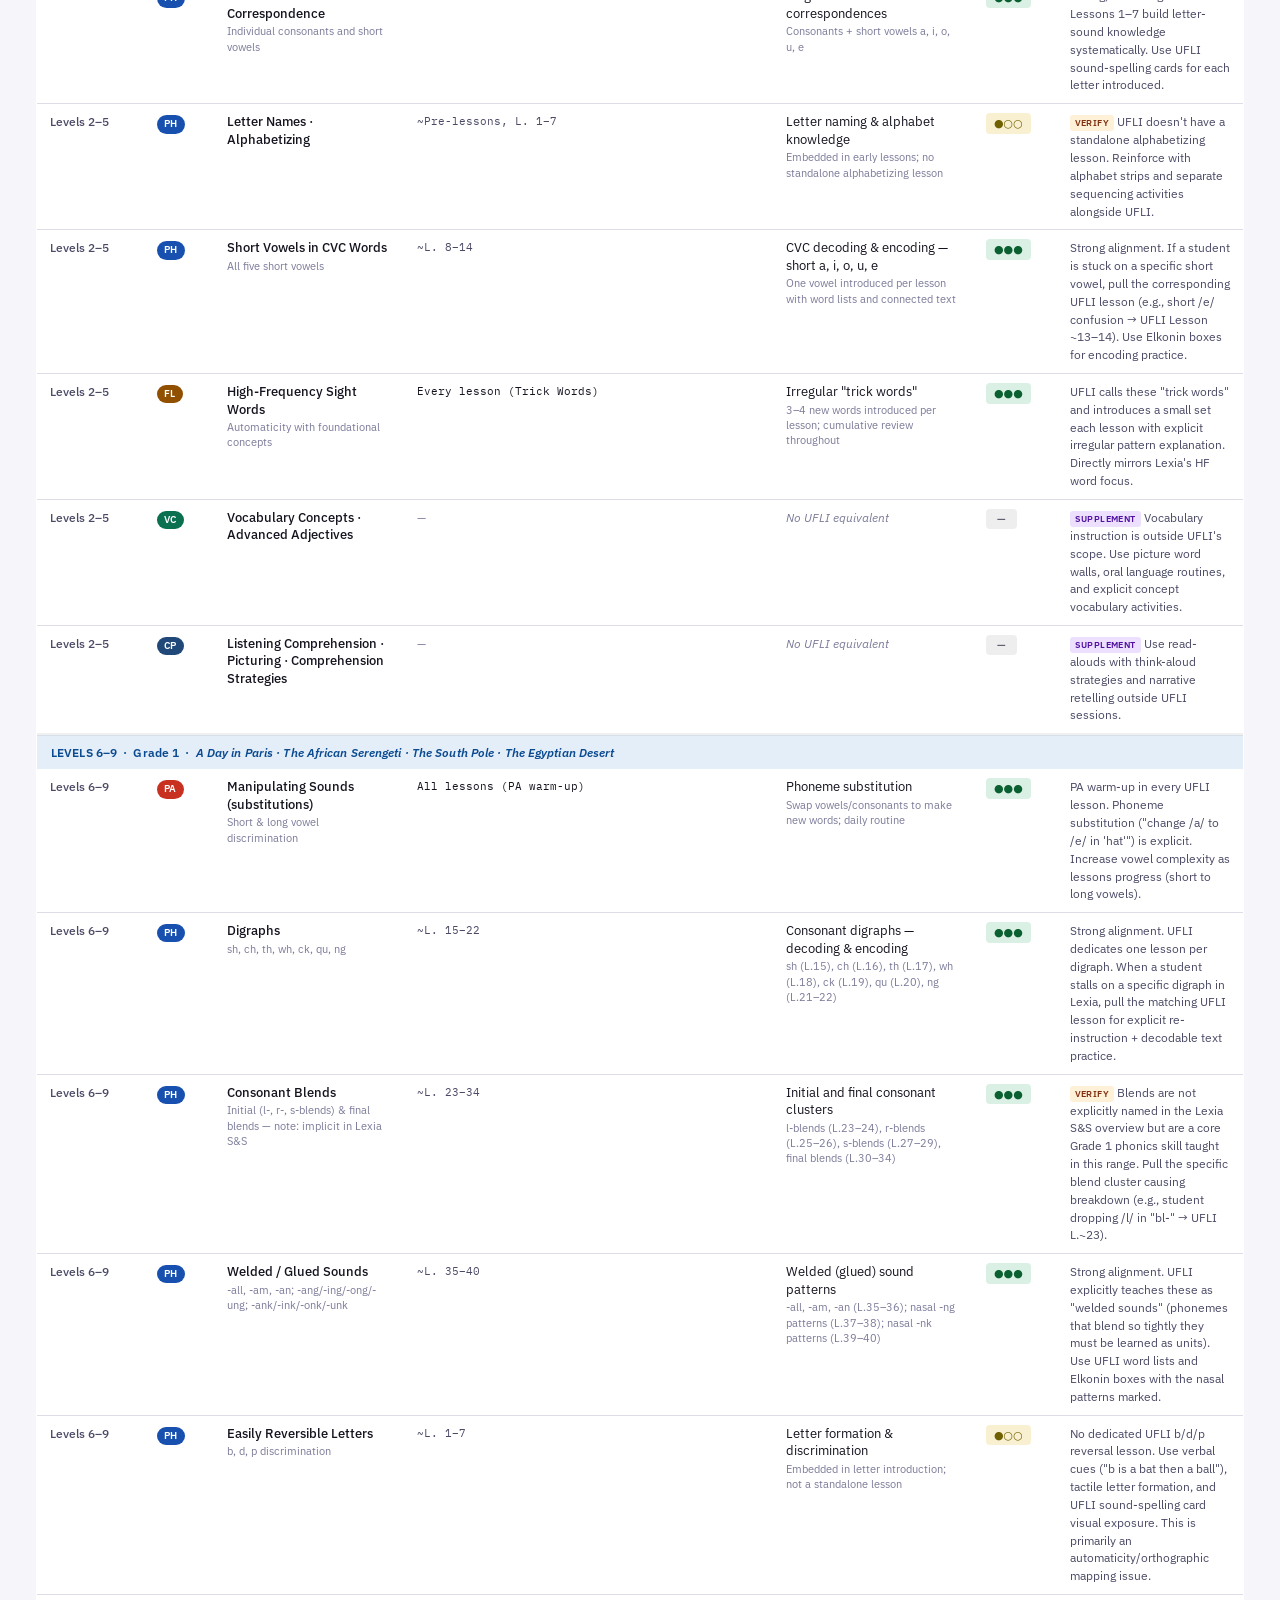
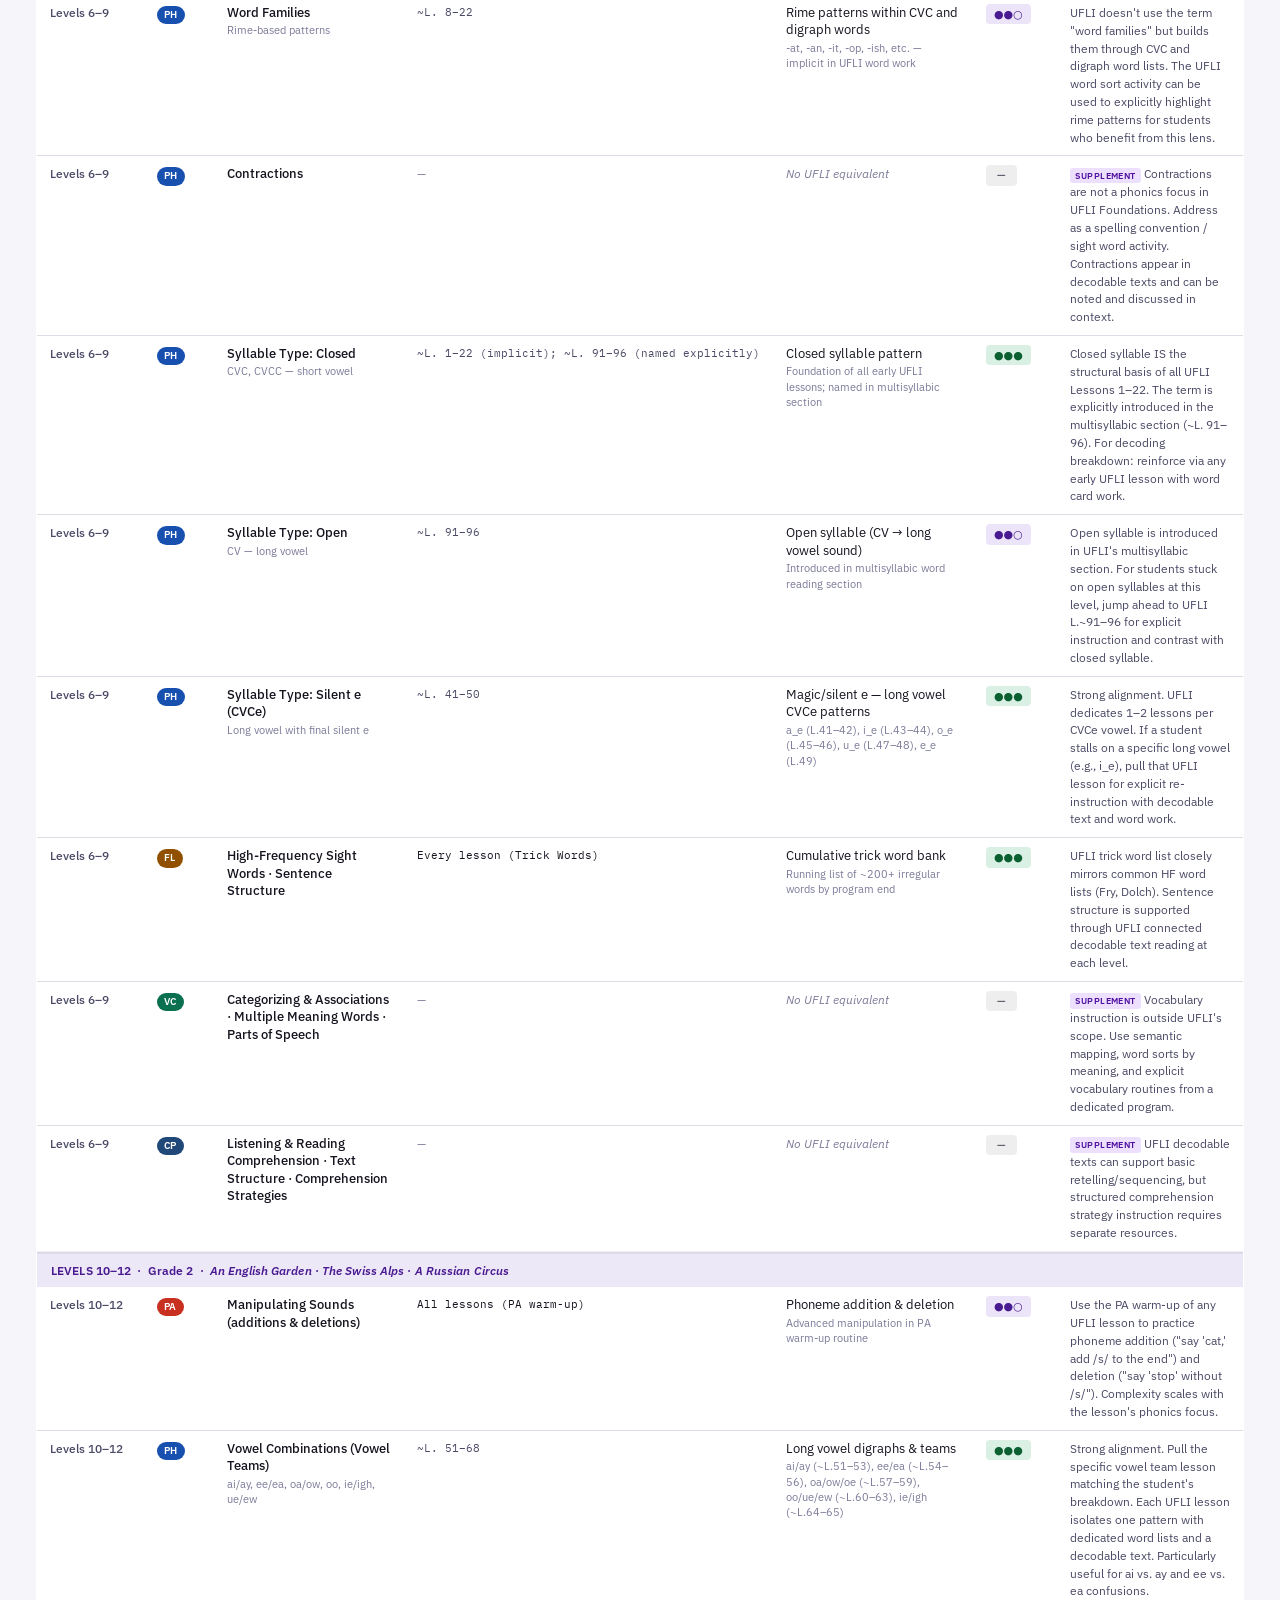
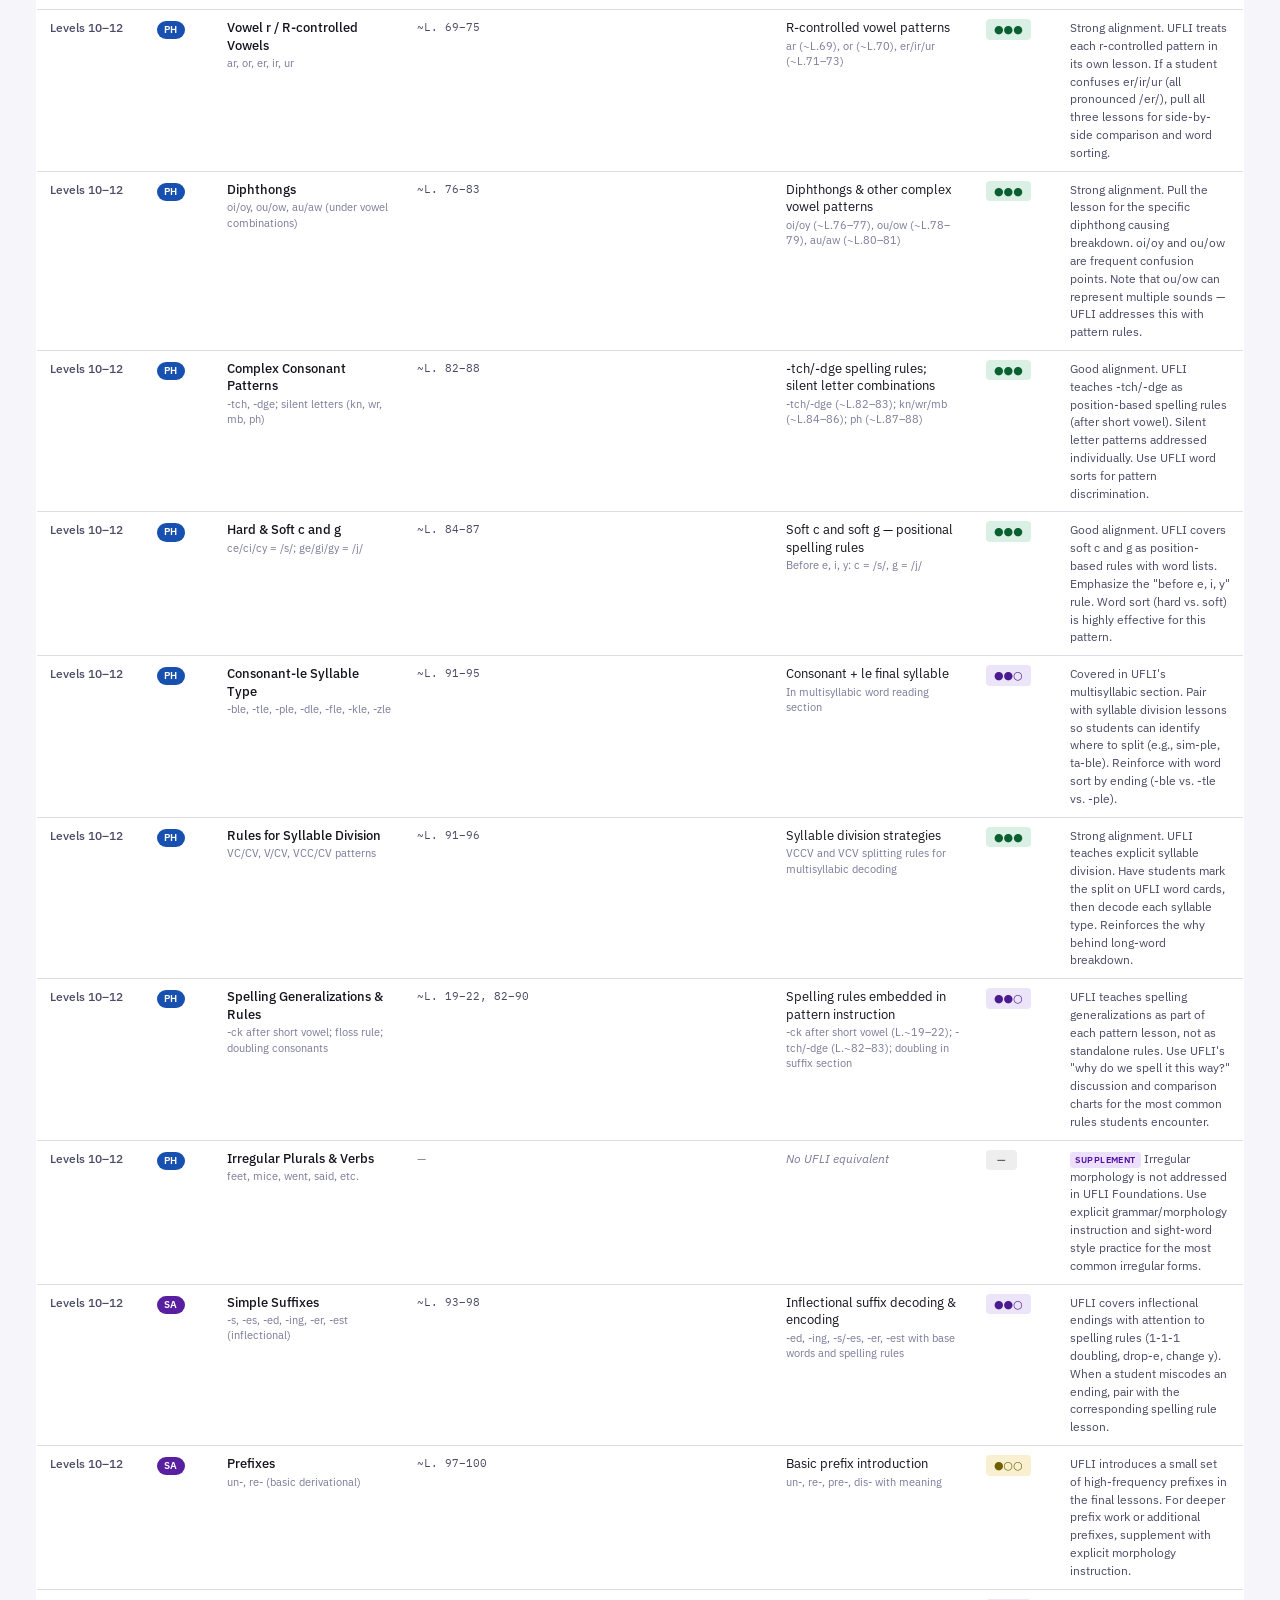
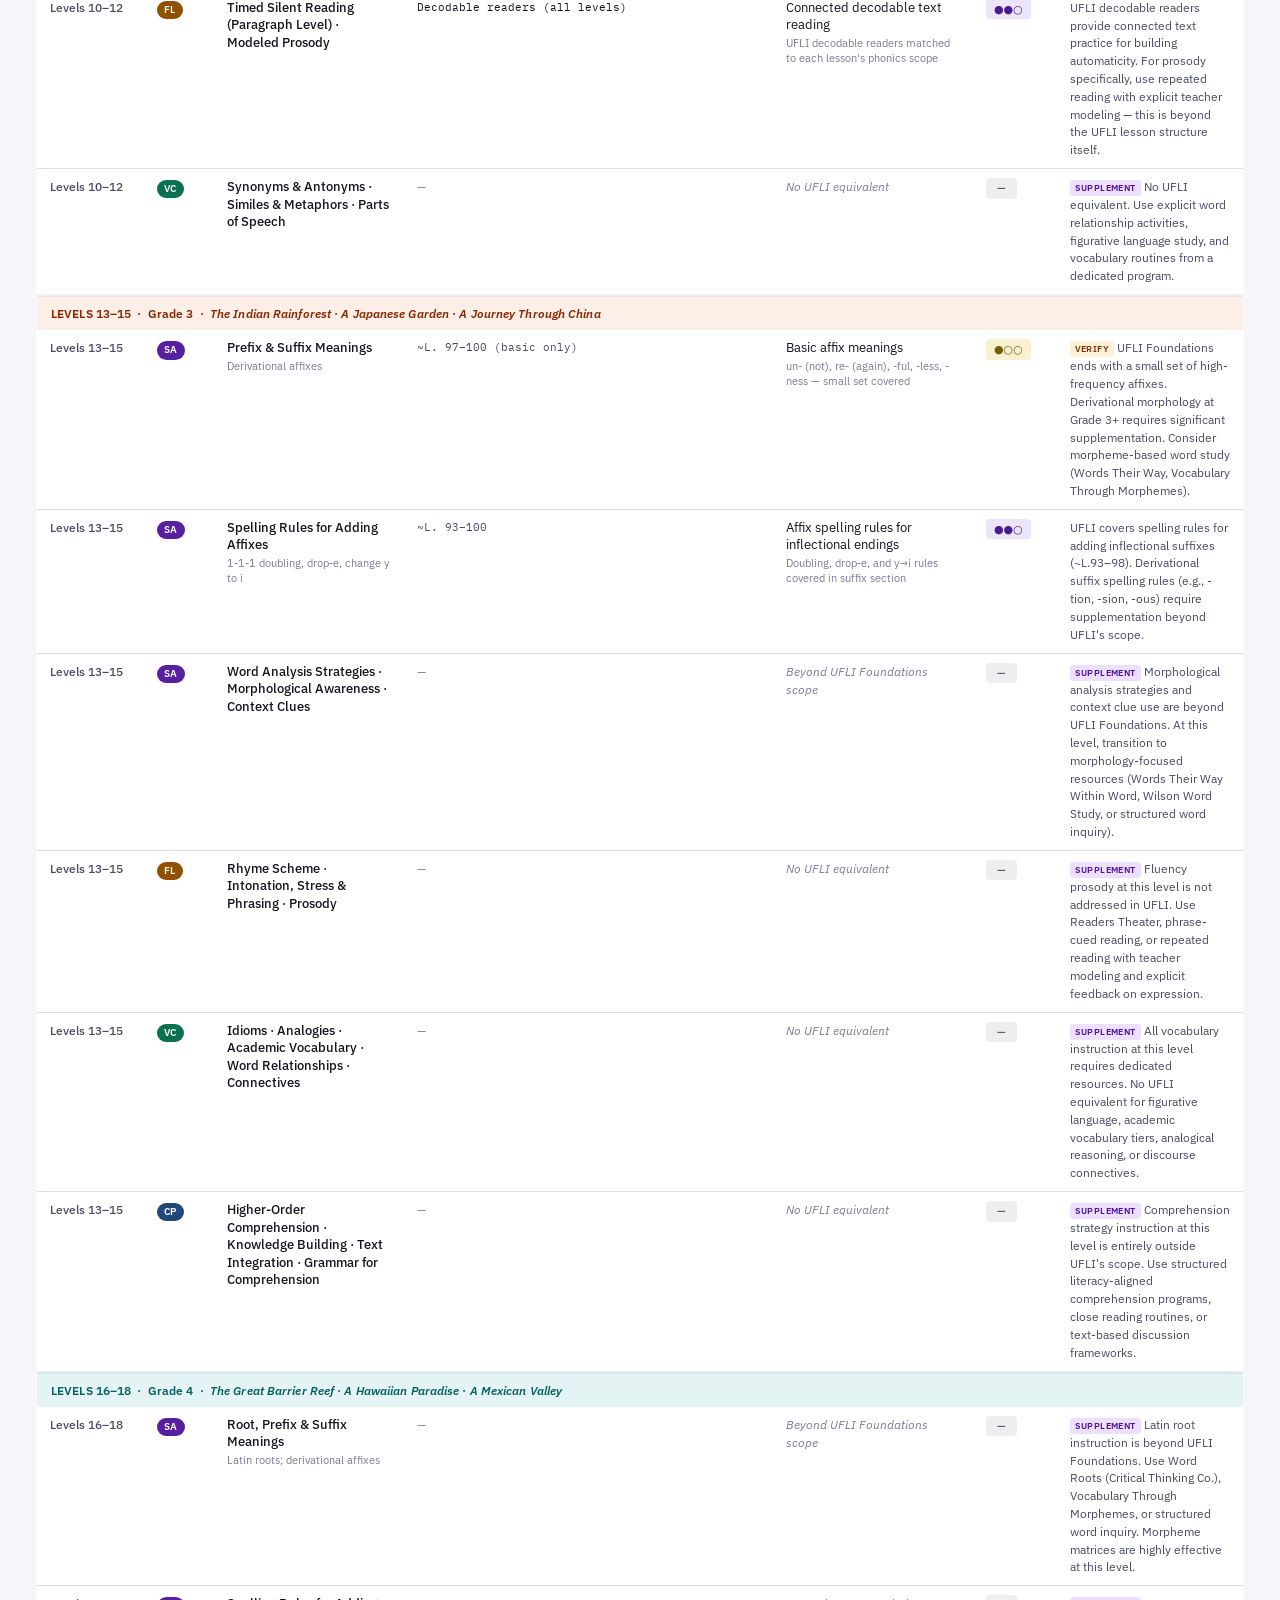
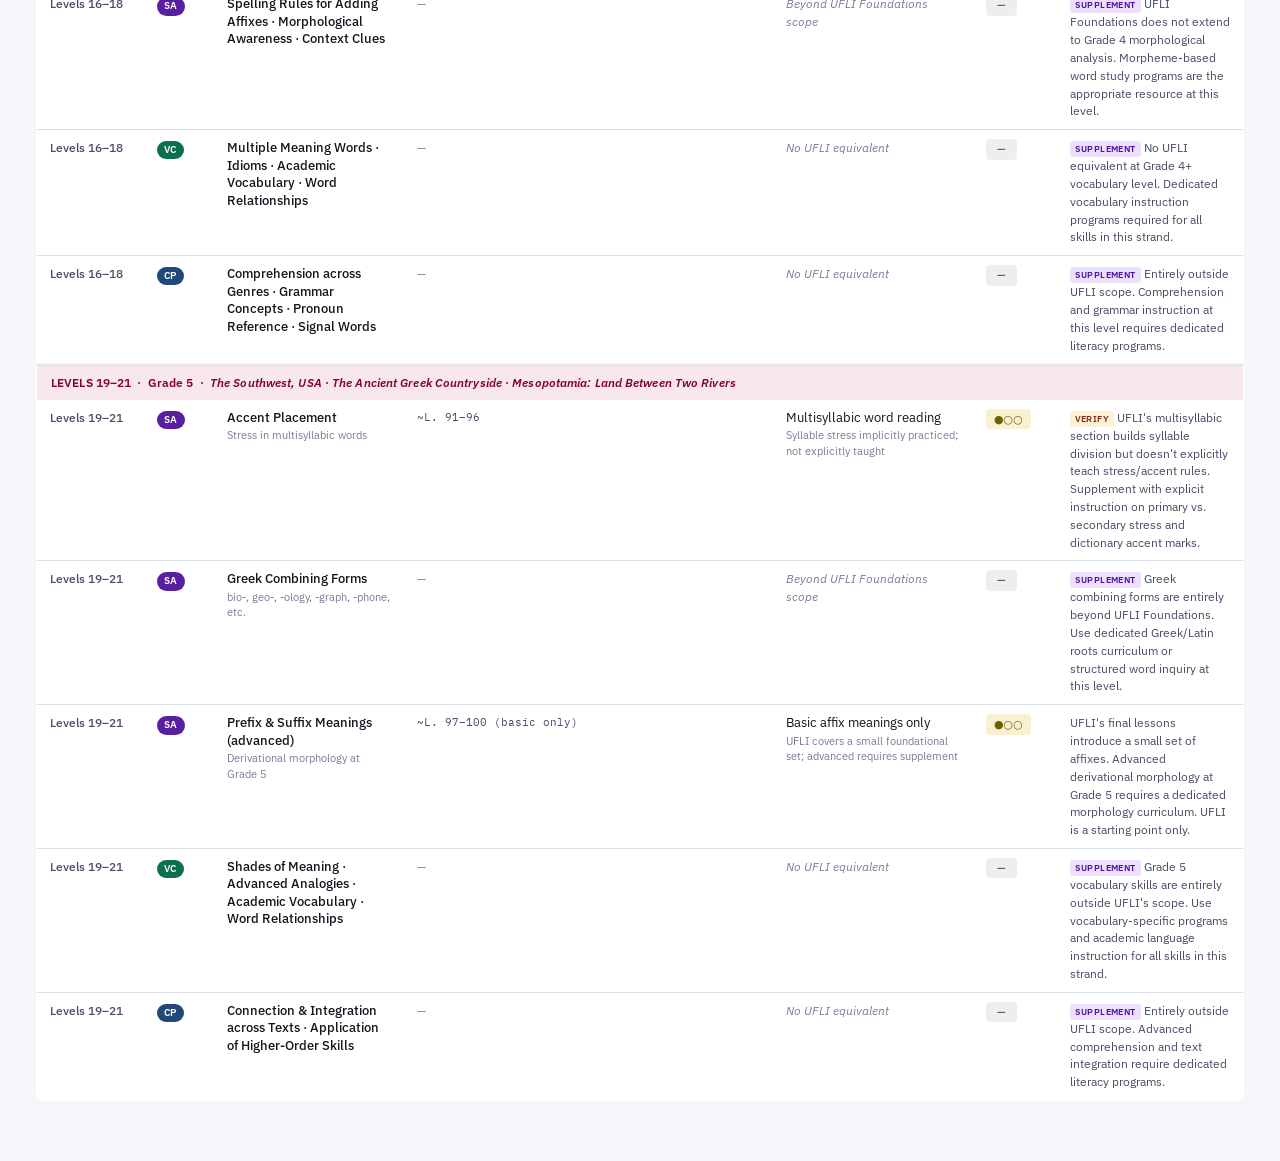
<file: lexia-ufli-alignment.html>
<!DOCTYPE html>
<html lang="en">
<head>
  <meta charset="UTF-8">
  <meta name="viewport" content="width=device-width, initial-scale=1.0">
  <title>Lexia Core5 × UFLI Foundations — Alignment Reference</title>
  <link href="https://fonts.googleapis.com/css2?family=IBM+Plex+Sans:ital,wght@0,300;0,400;0,500;0,600;1,400&family=IBM+Plex+Mono:wght@400;500&display=swap" rel="stylesheet">
  <style>
    :root {
      --ink:        #14141f;
      --ink-mid:    #4a4a66;
      --ink-soft:   #7a7a99;
      --border:     #dddde8;
      --surface:    #f5f5fa;
      --white:      #ffffff;

      /* Level band colors — muted, printable */
      --prek-bg:    #fef6e4; --prek-fg:    #7a4a00;
      --k-bg:       #e8f5ee; --k-fg:       #1a6040;
      --g1-bg:      #e4eef8; --g1-fg:      #0a4a90;
      --g2-bg:      #ede8f8; --g2-fg:      #4a1a90;
      --g3-bg:      #fdeee8; --g3-fg:      #882800;
      --g4-bg:      #e4f4f4; --g4-fg:      #0a6060;
      --g5-bg:      #f8e8ee; --g5-fg:      #880030;

      /* Strand colors */
      --pa:  #c83020;
      --ph:  #1850b0;
      --sa:  #5820a0;
      --fl:  #905000;
      --vc:  #0a7050;
      --cp:  #204878;

      /* Strength */
      --s3-bg: #daf0e4; --s3-fg: #0a6030;
      --s2-bg: #ece4f8; --s2-fg: #4a1a90;
      --s1-bg: #f8f0d0; --s1-fg: #706000;
      --s0-bg: #eeeeee; --s0-fg: #606070;
    }

    *, *::before, *::after { box-sizing: border-box; margin: 0; padding: 0; }

    body {
      font-family: 'IBM Plex Sans', system-ui, sans-serif;
      background: var(--surface);
      color: var(--ink);
      font-size: 13px;
      line-height: 1.5;
    }

    /* ── PAGE HEADER ── */
    .page-header {
      background: var(--ink);
      color: white;
      padding: 28px 36px 24px;
    }
    .page-header h1 {
      font-size: 20px;
      font-weight: 600;
      letter-spacing: -0.2px;
      margin-bottom: 4px;
    }
    .page-header .sub {
      font-size: 12px;
      color: rgba(255,255,255,0.55);
      font-weight: 300;
    }
    .meta-row {
      display: flex;
      flex-wrap: wrap;
      gap: 28px;
      margin-top: 16px;
      padding-top: 16px;
      border-top: 1px solid rgba(255,255,255,0.12);
    }
    .meta-item { font-size: 11px; color: rgba(255,255,255,0.45); }
    .meta-item strong { color: rgba(255,255,255,0.8); font-weight: 500; }

    /* ── PREAMBLE / LEGEND ── */
    .preamble {
      display: flex;
      flex-wrap: wrap;
      gap: 28px;
      padding: 20px 36px;
      background: var(--white);
      border-bottom: 1px solid var(--border);
    }
    .legend-block { flex: 1; min-width: 180px; }
    .legend-block h3 {
      font-size: 10px;
      font-weight: 600;
      text-transform: uppercase;
      letter-spacing: 0.9px;
      color: var(--ink-soft);
      margin-bottom: 9px;
    }
    .legend-items { display: flex; flex-direction: column; gap: 5px; }
    .legend-item { display: flex; align-items: center; gap: 8px; font-size: 11.5px; color: var(--ink-mid); }

    .disclaimer {
      flex: 2;
      min-width: 260px;
      background: #fffce8;
      border: 1px solid #d8c040;
      border-radius: 6px;
      padding: 12px 15px;
      font-size: 11.5px;
      color: #4a3a00;
      line-height: 1.6;
    }
    .disclaimer strong {
      display: block;
      font-size: 10px;
      text-transform: uppercase;
      letter-spacing: 0.6px;
      color: #6a5000;
      margin-bottom: 5px;
    }

    /* ── BADGE / PILL COMPONENTS ── */
    .strand {
      display: inline-block;
      font-size: 9.5px;
      font-weight: 600;
      letter-spacing: 0.4px;
      padding: 2px 7px;
      border-radius: 20px;
      color: white;
      white-space: nowrap;
    }
    .s-PA { background: var(--pa); }
    .s-PH { background: var(--ph); }
    .s-SA { background: var(--sa); }
    .s-FL { background: var(--fl); }
    .s-VC { background: var(--vc); }
    .s-CP { background: var(--cp); }

    .badge {
      display: inline-flex;
      align-items: center;
      font-size: 11px;
      font-weight: 600;
      padding: 2px 8px;
      border-radius: 4px;
      white-space: nowrap;
    }
    .b3 { background: var(--s3-bg); color: var(--s3-fg); }
    .b2 { background: var(--s2-bg); color: var(--s2-fg); }
    .b1 { background: var(--s1-bg); color: var(--s1-fg); }
    .b0 { background: var(--s0-bg); color: var(--s0-fg); }

    .tag {
      display: inline-block;
      font-size: 9px;
      font-weight: 600;
      text-transform: uppercase;
      letter-spacing: 0.4px;
      padding: 1px 5px;
      border-radius: 3px;
      margin-right: 3px;
      vertical-align: middle;
    }
    .tag-sup  { background: #ede0ff; color: #5010a0; }
    .tag-ver  { background: #fff0d8; color: #803010; }

    /* ── TABLE WRAPPER ── */
    .table-wrap { padding: 24px 36px 60px; overflow-x: auto; }

    table {
      width: 100%;
      border-collapse: collapse;
      background: var(--white);
      border: 1px solid var(--border);
      border-radius: 8px;
      overflow: hidden;
      font-size: 12.5px;
    }

    /* Column widths */
    col.c-level  { width: 100px; }
    col.c-strand { width: 60px; }
    col.c-lskill { width: 190px; }
    col.c-lessons{ width: 130px; }
    col.c-ufli   { width: 200px; }
    col.c-str    { width: 80px; }
    col.c-notes  { }

    thead th {
      background: var(--ink);
      color: rgba(255,255,255,0.85);
      padding: 10px 13px;
      text-align: left;
      font-size: 10px;
      font-weight: 600;
      text-transform: uppercase;
      letter-spacing: 0.7px;
      white-space: nowrap;
    }

    /* Band rows */
    tr.band td {
      padding: 8px 14px;
      font-size: 11.5px;
      font-weight: 600;
      letter-spacing: 0.1px;
      border-top: 3px solid rgba(0,0,0,0.06);
    }
    tr.band-prek td { background: var(--prek-bg); color: var(--prek-fg); }
    tr.band-k    td { background: var(--k-bg);    color: var(--k-fg);    }
    tr.band-g1   td { background: var(--g1-bg);   color: var(--g1-fg);   }
    tr.band-g2   td { background: var(--g2-bg);   color: var(--g2-fg);   }
    tr.band-g3   td { background: var(--g3-bg);   color: var(--g3-fg);   }
    tr.band-g4   td { background: var(--g4-bg);   color: var(--g4-fg);   }
    tr.band-g5   td { background: var(--g5-bg);   color: var(--g5-fg);   }

    /* Data rows */
    tr.row td {
      padding: 9px 13px;
      border-bottom: 1px solid var(--border);
      vertical-align: top;
    }
    tr.row:last-child td { border-bottom: none; }
    tr.row:hover td { background: #f4f4fc; }

    .level-cell {
      font-size: 11.5px;
      color: var(--ink-mid);
      font-weight: 500;
      white-space: nowrap;
    }

    .lx-skill { font-weight: 500; line-height: 1.4; }
    .lx-sub   { display: block; font-size: 11px; color: var(--ink-soft); font-weight: 400; margin-top: 2px; }

    .ufli-lesson {
      font-family: 'IBM Plex Mono', monospace;
      font-size: 11px;
      color: var(--ink);
      white-space: nowrap;
    }
    .ufli-lesson.approx { color: var(--ink-mid); }
    .ufli-none { color: var(--ink-soft); font-style: italic; font-size: 12px; }

    .ufli-skill { line-height: 1.4; }
    .ufli-sub   { display: block; font-size: 11px; color: var(--ink-soft); margin-top: 2px; }

    .notes { font-size: 11.5px; color: var(--ink-mid); line-height: 1.55; }

    @media print {
      body { background: white; }
      .page-header { background: #14141f !important; -webkit-print-color-adjust: exact; print-color-adjust: exact; }
      .table-wrap { padding: 16px 0 40px; }
      tr.row:hover td { background: none; }
    }
  </style>
</head>
<body>

<div class="page-header">
  <h1>Lexia Core5 × UFLI Foundations &mdash; Alignment Reference</h1>
  <div class="sub">Internal resource for session planning &middot; Radical Reading Co. &middot; For tutor use</div>
  <div class="meta-row">
    <div class="meta-item"><strong>Source A:</strong> Lexia Core5 Scope &amp; Sequence, 21-Level (2020)</div>
    <div class="meta-item"><strong>Source B:</strong> UFLI Foundations, Univ. of Florida Literacy Institute</div>
    <div class="meta-item"><strong>Status:</strong> v1.0 Draft &mdash; UFLI lesson numbers are approximate; verify against manual</div>
    <div class="meta-item"><strong>Next step:</strong> Lark to annotate specific Lexia activity names from educator portal</div>
  </div>
</div>

<div class="preamble">
  <div class="legend-block">
    <h3>Alignment Strength</h3>
    <div class="legend-items">
      <div class="legend-item"><span class="badge b3">●●●&nbsp;Strong</span> Direct skill match — use UFLI lesson as primary resource</div>
      <div class="legend-item"><span class="badge b2">●●○&nbsp;Partial</span> Concept covered — may need supplementation</div>
      <div class="legend-item"><span class="badge b1">●○○&nbsp;Limited</span> Tangentially addressed — UFLI is supportive only</div>
      <div class="legend-item"><span class="badge b0">&nbsp;—&nbsp;&nbsp;None&nbsp;</span> No UFLI equivalent — use alternate resource</div>
    </div>
  </div>
  <div class="legend-block">
    <h3>Skill Strands</h3>
    <div class="legend-items">
      <div class="legend-item"><span class="strand s-PA">PA</span> Phonological Awareness</div>
      <div class="legend-item"><span class="strand s-PH">PH</span> Phonics</div>
      <div class="legend-item"><span class="strand s-SA">SA</span> Structural Analysis</div>
      <div class="legend-item"><span class="strand s-FL">FL</span> Automaticity / Fluency</div>
      <div class="legend-item"><span class="strand s-VC">VC</span> Vocabulary</div>
      <div class="legend-item"><span class="strand s-CP">CP</span> Comprehension</div>
    </div>
  </div>
  <div class="disclaimer">
    <strong>⚠ Working Draft — Verify Before Clinical Use</strong>
    UFLI lesson numbers marked <strong>~</strong> are approximate, based on the published UFLI Foundations scope and sequence.
    Confirm exact lesson numbers against your UFLI Foundations manual before using with students.
    The Lexia S&amp;S provides <em>skill bands per level group</em>, not individual activity names within each level —
    Lark should annotate the "Lexia Activity" column from the educator portal as a v2 step.
    <br><br>
    <strong>Note on strands:</strong> Vocabulary and Comprehension strands in Lexia have <em>no UFLI equivalent by design</em> —
    UFLI Foundations is a phonics/decoding program. All VC and CP rows require separate supplemental resources.
  </div>
</div>

<div class="table-wrap">
  <table>
    <colgroup>
      <col class="c-level"><col class="c-strand"><col class="c-lskill">
      <col class="c-lessons"><col class="c-ufli"><col class="c-str"><col class="c-notes">
    </colgroup>
    <thead>
      <tr>
        <th>Lexia Level(s)</th>
        <th>Strand</th>
        <th>Lexia Skill</th>
        <th>UFLI Lesson(s)</th>
        <th>UFLI Skill Focus</th>
        <th>Strength</th>
        <th>Tutor Notes</th>
      </tr>
    </thead>
    <tbody>

      <!-- ══ LEVEL 1: PRE-K ══ -->
      <tr class="band band-prek">
        <td colspan="7">LEVEL 1 &nbsp;&middot;&nbsp; Pre-K &nbsp;&middot;&nbsp; <em>A Picnic in the Woods</em></td>
      </tr>
      <tr class="row">
        <td class="level-cell">Level 1</td>
        <td><span class="strand s-PA">PA</span></td>
        <td class="lx-skill">Rhyming</td>
        <td class="ufli-lesson approx">~Pre-lessons</td>
        <td class="ufli-skill">Phonological awareness warm-ups<span class="ufli-sub">Rhyme identification &amp; production in PA routine</span></td>
        <td><span class="badge b1">●○○</span></td>
        <td class="notes">No dedicated UFLI rhyming lesson. Use UFLI PA warm-up cards and oral rhyme games as supplemental practice. Rhyming is prerequisite PA before Lesson 1.</td>
      </tr>
      <tr class="row">
        <td class="level-cell">Level 1</td>
        <td><span class="strand s-PH">PH</span></td>
        <td class="lx-skill">Upper &amp; Lower Case Letters<span class="lx-sub">Visual matching</span></td>
        <td class="ufli-lesson approx">~Pre-lessons, L. 1–7</td>
        <td class="ufli-skill">Letter identification &amp; naming<span class="ufli-sub">Upper/lower case introduced in early lessons</span></td>
        <td><span class="badge b2">●●○</span></td>
        <td class="notes">UFLI introduces letters in early lessons; explicit upper/lower visual matching is part of pre-lesson routines. Use UFLI alphabet/sound-spelling cards.</td>
      </tr>
      <tr class="row">
        <td class="level-cell">Level 1</td>
        <td><span class="strand s-FL">FL</span></td>
        <td class="lx-skill">Automaticity with Foundational Concepts</td>
        <td class="ufli-lesson">All lessons</td>
        <td class="ufli-skill">Daily review structure<span class="ufli-sub">Every UFLI lesson begins with cumulative review</span></td>
        <td><span class="badge b2">●●○</span></td>
        <td class="notes">Automaticity is built through UFLI's review-before-new-learning structure. Not a single lesson — reinforce across all sessions.</td>
      </tr>
      <tr class="row">
        <td class="level-cell">Level 1</td>
        <td><span class="strand s-VC">VC</span></td>
        <td class="lx-skill">Basic Categories</td>
        <td class="ufli-none">—</td>
        <td class="ufli-none">No UFLI equivalent</td>
        <td><span class="badge b0">&nbsp;—&nbsp;</span></td>
        <td class="notes"><span class="tag tag-sup">Supplement</span>Use picture sorting, oral categorization games, and concept vocabulary activities outside UFLI.</td>
      </tr>
      <tr class="row">
        <td class="level-cell">Level 1</td>
        <td><span class="strand s-CP">CP</span></td>
        <td class="lx-skill">Listening Comprehension · Picturing · Print Concepts</td>
        <td class="ufli-none">—</td>
        <td class="ufli-none">No UFLI equivalent</td>
        <td><span class="badge b0">&nbsp;—&nbsp;</span></td>
        <td class="notes"><span class="tag tag-sup">Supplement</span>Print concepts and listening comprehension require shared reading and read-aloud routines outside UFLI.</td>
      </tr>

      <!-- ══ LEVELS 2–5: KINDERGARTEN ══ -->
      <tr class="band band-k">
        <td colspan="7">LEVELS 2–5 &nbsp;&middot;&nbsp; Kindergarten &nbsp;&middot;&nbsp; <em>A Day at the Beach &middot; A Snow Day in the City &middot; The Amazon Rainforest &middot; The Scottish Cliffs</em></td>
      </tr>
      <tr class="row">
        <td class="level-cell">Levels 2–5</td>
        <td><span class="strand s-PA">PA</span></td>
        <td class="lx-skill">Blending &amp; Segmenting Syllables &amp; Sounds</td>
        <td class="ufli-lesson">All lessons (PA warm-up)</td>
        <td class="ufli-skill">Phoneme blending &amp; segmenting<span class="ufli-sub">Daily warm-up routine in every UFLI lesson</span></td>
        <td><span class="badge b3">●●●</span></td>
        <td class="notes">Direct alignment. UFLI's phoneme warm-up routine targets blending and segmenting every session. Use Elkonin boxes for concrete, multisensory support.</td>
      </tr>
      <tr class="row">
        <td class="level-cell">Levels 2–5</td>
        <td><span class="strand s-PA">PA</span></td>
        <td class="lx-skill">Beginning Sounds · Ending Sounds</td>
        <td class="ufli-lesson approx">~L. 1–14 (PA warm-up)</td>
        <td class="ufli-skill">Phoneme isolation<span class="ufli-sub">Initial and final phoneme identification</span></td>
        <td><span class="badge b3">●●●</span></td>
        <td class="notes">PA warm-up in early UFLI lessons explicitly targets first and last sound isolation. Pair with Elkonin boxes (tap first/last box only).</td>
      </tr>
      <tr class="row">
        <td class="level-cell">Levels 2–5</td>
        <td><span class="strand s-PA">PA</span></td>
        <td class="lx-skill">Short &amp; Long Vowel Sounds · Manipulating Sounds</td>
        <td class="ufli-lesson">All lessons (PA warm-up)</td>
        <td class="ufli-skill">Vowel sound discrimination &amp; phoneme substitution<span class="ufli-sub">Integrated throughout PA warm-up routine</span></td>
        <td><span class="badge b2">●●○</span></td>
        <td class="notes">Vowel discrimination is built through word reading practice. Phoneme substitution (e.g., "change /a/ to /i/ in 'cat' — what word?") is explicit in UFLI's PA routine.</td>
      </tr>
      <tr class="row">
        <td class="level-cell">Levels 2–5</td>
        <td><span class="strand s-PH">PH</span></td>
        <td class="lx-skill">Letter-Sound Correspondence<span class="lx-sub">Individual consonants and short vowels</span></td>
        <td class="ufli-lesson approx">~L. 1–7</td>
        <td class="ufli-skill">Single letter-sound correspondences<span class="ufli-sub">Consonants + short vowels a, i, o, u, e</span></td>
        <td><span class="badge b3">●●●</span></td>
        <td class="notes">Strong, direct alignment. UFLI Lessons 1–7 build letter-sound knowledge systematically. Use UFLI sound-spelling cards for each letter introduced.</td>
      </tr>
      <tr class="row">
        <td class="level-cell">Levels 2–5</td>
        <td><span class="strand s-PH">PH</span></td>
        <td class="lx-skill">Letter Names · Alphabetizing</td>
        <td class="ufli-lesson approx">~Pre-lessons, L. 1–7</td>
        <td class="ufli-skill">Letter naming &amp; alphabet knowledge<span class="ufli-sub">Embedded in early lessons; no standalone alphabetizing lesson</span></td>
        <td><span class="badge b1">●○○</span></td>
        <td class="notes"><span class="tag tag-ver">Verify</span>UFLI doesn't have a standalone alphabetizing lesson. Reinforce with alphabet strips and separate sequencing activities alongside UFLI.</td>
      </tr>
      <tr class="row">
        <td class="level-cell">Levels 2–5</td>
        <td><span class="strand s-PH">PH</span></td>
        <td class="lx-skill">Short Vowels in CVC Words<span class="lx-sub">All five short vowels</span></td>
        <td class="ufli-lesson approx">~L. 8–14</td>
        <td class="ufli-skill">CVC decoding &amp; encoding — short a, i, o, u, e<span class="ufli-sub">One vowel introduced per lesson with word lists and connected text</span></td>
        <td><span class="badge b3">●●●</span></td>
        <td class="notes">Strong alignment. If a student is stuck on a specific short vowel, pull the corresponding UFLI lesson (e.g., short /e/ confusion → UFLI Lesson ~13–14). Use Elkonin boxes for encoding practice.</td>
      </tr>
      <tr class="row">
        <td class="level-cell">Levels 2–5</td>
        <td><span class="strand s-FL">FL</span></td>
        <td class="lx-skill">High-Frequency Sight Words<span class="lx-sub">Automaticity with foundational concepts</span></td>
        <td class="ufli-lesson">Every lesson (Trick Words)</td>
        <td class="ufli-skill">Irregular "trick words"<span class="ufli-sub">3–4 new words introduced per lesson; cumulative review throughout</span></td>
        <td><span class="badge b3">●●●</span></td>
        <td class="notes">UFLI calls these "trick words" and introduces a small set each lesson with explicit irregular pattern explanation. Directly mirrors Lexia's HF word focus.</td>
      </tr>
      <tr class="row">
        <td class="level-cell">Levels 2–5</td>
        <td><span class="strand s-VC">VC</span></td>
        <td class="lx-skill">Vocabulary Concepts · Advanced Adjectives</td>
        <td class="ufli-none">—</td>
        <td class="ufli-none">No UFLI equivalent</td>
        <td><span class="badge b0">&nbsp;—&nbsp;</span></td>
        <td class="notes"><span class="tag tag-sup">Supplement</span>Vocabulary instruction is outside UFLI's scope. Use picture word walls, oral language routines, and explicit concept vocabulary activities.</td>
      </tr>
      <tr class="row">
        <td class="level-cell">Levels 2–5</td>
        <td><span class="strand s-CP">CP</span></td>
        <td class="lx-skill">Listening Comprehension · Picturing · Comprehension Strategies</td>
        <td class="ufli-none">—</td>
        <td class="ufli-none">No UFLI equivalent</td>
        <td><span class="badge b0">&nbsp;—&nbsp;</span></td>
        <td class="notes"><span class="tag tag-sup">Supplement</span>Use read-alouds with think-aloud strategies and narrative retelling outside UFLI sessions.</td>
      </tr>

      <!-- ══ LEVELS 6–9: GRADE 1 ══ -->
      <tr class="band band-g1">
        <td colspan="7">LEVELS 6–9 &nbsp;&middot;&nbsp; Grade 1 &nbsp;&middot;&nbsp; <em>A Day in Paris &middot; The African Serengeti &middot; The South Pole &middot; The Egyptian Desert</em></td>
      </tr>
      <tr class="row">
        <td class="level-cell">Levels 6–9</td>
        <td><span class="strand s-PA">PA</span></td>
        <td class="lx-skill">Manipulating Sounds (substitutions)<span class="lx-sub">Short &amp; long vowel discrimination</span></td>
        <td class="ufli-lesson">All lessons (PA warm-up)</td>
        <td class="ufli-skill">Phoneme substitution<span class="ufli-sub">Swap vowels/consonants to make new words; daily routine</span></td>
        <td><span class="badge b3">●●●</span></td>
        <td class="notes">PA warm-up in every UFLI lesson. Phoneme substitution ("change /a/ to /e/ in 'hat'") is explicit. Increase vowel complexity as lessons progress (short to long vowels).</td>
      </tr>
      <tr class="row">
        <td class="level-cell">Levels 6–9</td>
        <td><span class="strand s-PH">PH</span></td>
        <td class="lx-skill">Digraphs<span class="lx-sub">sh, ch, th, wh, ck, qu, ng</span></td>
        <td class="ufli-lesson approx">~L. 15–22</td>
        <td class="ufli-skill">Consonant digraphs — decoding &amp; encoding<span class="ufli-sub">sh (L.15), ch (L.16), th (L.17), wh (L.18), ck (L.19), qu (L.20), ng (L.21–22)</span></td>
        <td><span class="badge b3">●●●</span></td>
        <td class="notes">Strong alignment. UFLI dedicates one lesson per digraph. When a student stalls on a specific digraph in Lexia, pull the matching UFLI lesson for explicit re-instruction + decodable text practice.</td>
      </tr>
      <tr class="row">
        <td class="level-cell">Levels 6–9</td>
        <td><span class="strand s-PH">PH</span></td>
        <td class="lx-skill">Consonant Blends<span class="lx-sub">Initial (l-, r-, s-blends) &amp; final blends — note: implicit in Lexia S&amp;S</span></td>
        <td class="ufli-lesson approx">~L. 23–34</td>
        <td class="ufli-skill">Initial and final consonant clusters<span class="ufli-sub">l-blends (L.23–24), r-blends (L.25–26), s-blends (L.27–29), final blends (L.30–34)</span></td>
        <td><span class="badge b3">●●●</span></td>
        <td class="notes"><span class="tag tag-ver">Verify</span>Blends are not explicitly named in the Lexia S&amp;S overview but are a core Grade 1 phonics skill taught in this range. Pull the specific blend cluster causing breakdown (e.g., student dropping /l/ in "bl-" → UFLI L.~23).</td>
      </tr>
      <tr class="row">
        <td class="level-cell">Levels 6–9</td>
        <td><span class="strand s-PH">PH</span></td>
        <td class="lx-skill">Welded / Glued Sounds<span class="lx-sub">-all, -am, -an; -ang/-ing/-ong/-ung; -ank/-ink/-onk/-unk</span></td>
        <td class="ufli-lesson approx">~L. 35–40</td>
        <td class="ufli-skill">Welded (glued) sound patterns<span class="ufli-sub">-all, -am, -an (L.35–36); nasal -ng patterns (L.37–38); nasal -nk patterns (L.39–40)</span></td>
        <td><span class="badge b3">●●●</span></td>
        <td class="notes">Strong alignment. UFLI explicitly teaches these as "welded sounds" (phonemes that blend so tightly they must be learned as units). Use UFLI word lists and Elkonin boxes with the nasal patterns marked.</td>
      </tr>
      <tr class="row">
        <td class="level-cell">Levels 6–9</td>
        <td><span class="strand s-PH">PH</span></td>
        <td class="lx-skill">Easily Reversible Letters<span class="lx-sub">b, d, p discrimination</span></td>
        <td class="ufli-lesson approx">~L. 1–7</td>
        <td class="ufli-skill">Letter formation &amp; discrimination<span class="ufli-sub">Embedded in letter introduction; not a standalone lesson</span></td>
        <td><span class="badge b1">●○○</span></td>
        <td class="notes">No dedicated UFLI b/d/p reversal lesson. Use verbal cues ("b is a bat then a ball"), tactile letter formation, and UFLI sound-spelling card visual exposure. This is primarily an automaticity/orthographic mapping issue.</td>
      </tr>
      <tr class="row">
        <td class="level-cell">Levels 6–9</td>
        <td><span class="strand s-PH">PH</span></td>
        <td class="lx-skill">Word Families<span class="lx-sub">Rime-based patterns</span></td>
        <td class="ufli-lesson approx">~L. 8–22</td>
        <td class="ufli-skill">Rime patterns within CVC and digraph words<span class="ufli-sub">-at, -an, -it, -op, -ish, etc. — implicit in UFLI word work</span></td>
        <td><span class="badge b2">●●○</span></td>
        <td class="notes">UFLI doesn't use the term "word families" but builds them through CVC and digraph word lists. The UFLI word sort activity can be used to explicitly highlight rime patterns for students who benefit from this lens.</td>
      </tr>
      <tr class="row">
        <td class="level-cell">Levels 6–9</td>
        <td><span class="strand s-PH">PH</span></td>
        <td class="lx-skill">Contractions</td>
        <td class="ufli-none">—</td>
        <td class="ufli-none">No UFLI equivalent</td>
        <td><span class="badge b0">&nbsp;—&nbsp;</span></td>
        <td class="notes"><span class="tag tag-sup">Supplement</span>Contractions are not a phonics focus in UFLI Foundations. Address as a spelling convention / sight word activity. Contractions appear in decodable texts and can be noted and discussed in context.</td>
      </tr>
      <tr class="row">
        <td class="level-cell">Levels 6–9</td>
        <td><span class="strand s-PH">PH</span></td>
        <td class="lx-skill">Syllable Type: Closed<span class="lx-sub">CVC, CVCC — short vowel</span></td>
        <td class="ufli-lesson approx">~L. 1–22 (implicit); ~L. 91–96 (named explicitly)</td>
        <td class="ufli-skill">Closed syllable pattern<span class="ufli-sub">Foundation of all early UFLI lessons; named in multisyllabic section</span></td>
        <td><span class="badge b3">●●●</span></td>
        <td class="notes">Closed syllable IS the structural basis of all UFLI Lessons 1–22. The term is explicitly introduced in the multisyllabic section (~L. 91–96). For decoding breakdown: reinforce via any early UFLI lesson with word card work.</td>
      </tr>
      <tr class="row">
        <td class="level-cell">Levels 6–9</td>
        <td><span class="strand s-PH">PH</span></td>
        <td class="lx-skill">Syllable Type: Open<span class="lx-sub">CV — long vowel</span></td>
        <td class="ufli-lesson approx">~L. 91–96</td>
        <td class="ufli-skill">Open syllable (CV → long vowel sound)<span class="ufli-sub">Introduced in multisyllabic word reading section</span></td>
        <td><span class="badge b2">●●○</span></td>
        <td class="notes">Open syllable is introduced in UFLI's multisyllabic section. For students stuck on open syllables at this level, jump ahead to UFLI L.~91–96 for explicit instruction and contrast with closed syllable.</td>
      </tr>
      <tr class="row">
        <td class="level-cell">Levels 6–9</td>
        <td><span class="strand s-PH">PH</span></td>
        <td class="lx-skill">Syllable Type: Silent e (CVCe)<span class="lx-sub">Long vowel with final silent e</span></td>
        <td class="ufli-lesson approx">~L. 41–50</td>
        <td class="ufli-skill">Magic/silent e — long vowel CVCe patterns<span class="ufli-sub">a_e (L.41–42), i_e (L.43–44), o_e (L.45–46), u_e (L.47–48), e_e (L.49)</span></td>
        <td><span class="badge b3">●●●</span></td>
        <td class="notes">Strong alignment. UFLI dedicates 1–2 lessons per CVCe vowel. If a student stalls on a specific long vowel (e.g., i_e), pull that UFLI lesson for explicit re-instruction with decodable text and word work.</td>
      </tr>
      <tr class="row">
        <td class="level-cell">Levels 6–9</td>
        <td><span class="strand s-FL">FL</span></td>
        <td class="lx-skill">High-Frequency Sight Words · Sentence Structure</td>
        <td class="ufli-lesson">Every lesson (Trick Words)</td>
        <td class="ufli-skill">Cumulative trick word bank<span class="ufli-sub">Running list of ~200+ irregular words by program end</span></td>
        <td><span class="badge b3">●●●</span></td>
        <td class="notes">UFLI trick word list closely mirrors common HF word lists (Fry, Dolch). Sentence structure is supported through UFLI connected decodable text reading at each level.</td>
      </tr>
      <tr class="row">
        <td class="level-cell">Levels 6–9</td>
        <td><span class="strand s-VC">VC</span></td>
        <td class="lx-skill">Categorizing &amp; Associations · Multiple Meaning Words · Parts of Speech</td>
        <td class="ufli-none">—</td>
        <td class="ufli-none">No UFLI equivalent</td>
        <td><span class="badge b0">&nbsp;—&nbsp;</span></td>
        <td class="notes"><span class="tag tag-sup">Supplement</span>Vocabulary instruction is outside UFLI's scope. Use semantic mapping, word sorts by meaning, and explicit vocabulary routines from a dedicated program.</td>
      </tr>
      <tr class="row">
        <td class="level-cell">Levels 6–9</td>
        <td><span class="strand s-CP">CP</span></td>
        <td class="lx-skill">Listening &amp; Reading Comprehension · Text Structure · Comprehension Strategies</td>
        <td class="ufli-none">—</td>
        <td class="ufli-none">No UFLI equivalent</td>
        <td><span class="badge b0">&nbsp;—&nbsp;</span></td>
        <td class="notes"><span class="tag tag-sup">Supplement</span>UFLI decodable texts can support basic retelling/sequencing, but structured comprehension strategy instruction requires separate resources.</td>
      </tr>

      <!-- ══ LEVELS 10–12: GRADE 2 ══ -->
      <tr class="band band-g2">
        <td colspan="7">LEVELS 10–12 &nbsp;&middot;&nbsp; Grade 2 &nbsp;&middot;&nbsp; <em>An English Garden &middot; The Swiss Alps &middot; A Russian Circus</em></td>
      </tr>
      <tr class="row">
        <td class="level-cell">Levels 10–12</td>
        <td><span class="strand s-PA">PA</span></td>
        <td class="lx-skill">Manipulating Sounds (additions &amp; deletions)</td>
        <td class="ufli-lesson">All lessons (PA warm-up)</td>
        <td class="ufli-skill">Phoneme addition &amp; deletion<span class="ufli-sub">Advanced manipulation in PA warm-up routine</span></td>
        <td><span class="badge b2">●●○</span></td>
        <td class="notes">Use the PA warm-up of any UFLI lesson to practice phoneme addition ("say 'cat,' add /s/ to the end") and deletion ("say 'stop' without /s/"). Complexity scales with the lesson's phonics focus.</td>
      </tr>
      <tr class="row">
        <td class="level-cell">Levels 10–12</td>
        <td><span class="strand s-PH">PH</span></td>
        <td class="lx-skill">Vowel Combinations (Vowel Teams)<span class="lx-sub">ai/ay, ee/ea, oa/ow, oo, ie/igh, ue/ew</span></td>
        <td class="ufli-lesson approx">~L. 51–68</td>
        <td class="ufli-skill">Long vowel digraphs &amp; teams<span class="ufli-sub">ai/ay (~L.51–53), ee/ea (~L.54–56), oa/ow/oe (~L.57–59), oo/ue/ew (~L.60–63), ie/igh (~L.64–65)</span></td>
        <td><span class="badge b3">●●●</span></td>
        <td class="notes">Strong alignment. Pull the specific vowel team lesson matching the student's breakdown. Each UFLI lesson isolates one pattern with dedicated word lists and a decodable text. Particularly useful for ai vs. ay and ee vs. ea confusions.</td>
      </tr>
      <tr class="row">
        <td class="level-cell">Levels 10–12</td>
        <td><span class="strand s-PH">PH</span></td>
        <td class="lx-skill">Vowel r / R-controlled Vowels<span class="lx-sub">ar, or, er, ir, ur</span></td>
        <td class="ufli-lesson approx">~L. 69–75</td>
        <td class="ufli-skill">R-controlled vowel patterns<span class="ufli-sub">ar (~L.69), or (~L.70), er/ir/ur (~L.71–73)</span></td>
        <td><span class="badge b3">●●●</span></td>
        <td class="notes">Strong alignment. UFLI treats each r-controlled pattern in its own lesson. If a student confuses er/ir/ur (all pronounced /er/), pull all three lessons for side-by-side comparison and word sorting.</td>
      </tr>
      <tr class="row">
        <td class="level-cell">Levels 10–12</td>
        <td><span class="strand s-PH">PH</span></td>
        <td class="lx-skill">Diphthongs<span class="lx-sub">oi/oy, ou/ow, au/aw (under vowel combinations)</span></td>
        <td class="ufli-lesson approx">~L. 76–83</td>
        <td class="ufli-skill">Diphthongs &amp; other complex vowel patterns<span class="ufli-sub">oi/oy (~L.76–77), ou/ow (~L.78–79), au/aw (~L.80–81)</span></td>
        <td><span class="badge b3">●●●</span></td>
        <td class="notes">Strong alignment. Pull the lesson for the specific diphthong causing breakdown. oi/oy and ou/ow are frequent confusion points. Note that ou/ow can represent multiple sounds — UFLI addresses this with pattern rules.</td>
      </tr>
      <tr class="row">
        <td class="level-cell">Levels 10–12</td>
        <td><span class="strand s-PH">PH</span></td>
        <td class="lx-skill">Complex Consonant Patterns<span class="lx-sub">-tch, -dge; silent letters (kn, wr, mb, ph)</span></td>
        <td class="ufli-lesson approx">~L. 82–88</td>
        <td class="ufli-skill">-tch/-dge spelling rules; silent letter combinations<span class="ufli-sub">-tch/-dge (~L.82–83); kn/wr/mb (~L.84–86); ph (~L.87–88)</span></td>
        <td><span class="badge b3">●●●</span></td>
        <td class="notes">Good alignment. UFLI teaches -tch/-dge as position-based spelling rules (after short vowel). Silent letter patterns addressed individually. Use UFLI word sorts for pattern discrimination.</td>
      </tr>
      <tr class="row">
        <td class="level-cell">Levels 10–12</td>
        <td><span class="strand s-PH">PH</span></td>
        <td class="lx-skill">Hard &amp; Soft c and g<span class="lx-sub">ce/ci/cy = /s/; ge/gi/gy = /j/</span></td>
        <td class="ufli-lesson approx">~L. 84–87</td>
        <td class="ufli-skill">Soft c and soft g — positional spelling rules<span class="ufli-sub">Before e, i, y: c = /s/, g = /j/</span></td>
        <td><span class="badge b3">●●●</span></td>
        <td class="notes">Good alignment. UFLI covers soft c and g as position-based rules with word lists. Emphasize the "before e, i, y" rule. Word sort (hard vs. soft) is highly effective for this pattern.</td>
      </tr>
      <tr class="row">
        <td class="level-cell">Levels 10–12</td>
        <td><span class="strand s-PH">PH</span></td>
        <td class="lx-skill">Consonant-le Syllable Type<span class="lx-sub">-ble, -tle, -ple, -dle, -fle, -kle, -zle</span></td>
        <td class="ufli-lesson approx">~L. 91–95</td>
        <td class="ufli-skill">Consonant + le final syllable<span class="ufli-sub">In multisyllabic word reading section</span></td>
        <td><span class="badge b2">●●○</span></td>
        <td class="notes">Covered in UFLI's multisyllabic section. Pair with syllable division lessons so students can identify where to split (e.g., sim-ple, ta-ble). Reinforce with word sort by ending (-ble vs. -tle vs. -ple).</td>
      </tr>
      <tr class="row">
        <td class="level-cell">Levels 10–12</td>
        <td><span class="strand s-PH">PH</span></td>
        <td class="lx-skill">Rules for Syllable Division<span class="lx-sub">VC/CV, V/CV, VCC/CV patterns</span></td>
        <td class="ufli-lesson approx">~L. 91–96</td>
        <td class="ufli-skill">Syllable division strategies<span class="ufli-sub">VCCV and VCV splitting rules for multisyllabic decoding</span></td>
        <td><span class="badge b3">●●●</span></td>
        <td class="notes">Strong alignment. UFLI teaches explicit syllable division. Have students mark the split on UFLI word cards, then decode each syllable type. Reinforces the why behind long-word breakdown.</td>
      </tr>
      <tr class="row">
        <td class="level-cell">Levels 10–12</td>
        <td><span class="strand s-PH">PH</span></td>
        <td class="lx-skill">Spelling Generalizations &amp; Rules<span class="lx-sub">-ck after short vowel; floss rule; doubling consonants</span></td>
        <td class="ufli-lesson approx">~L. 19–22, 82–90</td>
        <td class="ufli-skill">Spelling rules embedded in pattern instruction<span class="ufli-sub">-ck after short vowel (L.~19–22); -tch/-dge (L.~82–83); doubling in suffix section</span></td>
        <td><span class="badge b2">●●○</span></td>
        <td class="notes">UFLI teaches spelling generalizations as part of each pattern lesson, not as standalone rules. Use UFLI's "why do we spell it this way?" discussion and comparison charts for the most common rules students encounter.</td>
      </tr>
      <tr class="row">
        <td class="level-cell">Levels 10–12</td>
        <td><span class="strand s-PH">PH</span></td>
        <td class="lx-skill">Irregular Plurals &amp; Verbs<span class="lx-sub">feet, mice, went, said, etc.</span></td>
        <td class="ufli-none">—</td>
        <td class="ufli-none">No UFLI equivalent</td>
        <td><span class="badge b0">&nbsp;—&nbsp;</span></td>
        <td class="notes"><span class="tag tag-sup">Supplement</span>Irregular morphology is not addressed in UFLI Foundations. Use explicit grammar/morphology instruction and sight-word style practice for the most common irregular forms.</td>
      </tr>
      <tr class="row">
        <td class="level-cell">Levels 10–12</td>
        <td><span class="strand s-SA">SA</span></td>
        <td class="lx-skill">Simple Suffixes<span class="lx-sub">-s, -es, -ed, -ing, -er, -est (inflectional)</span></td>
        <td class="ufli-lesson approx">~L. 93–98</td>
        <td class="ufli-skill">Inflectional suffix decoding &amp; encoding<span class="ufli-sub">-ed, -ing, -s/-es, -er, -est with base words and spelling rules</span></td>
        <td><span class="badge b2">●●○</span></td>
        <td class="notes">UFLI covers inflectional endings with attention to spelling rules (1-1-1 doubling, drop-e, change y). When a student miscodes an ending, pair with the corresponding spelling rule lesson.</td>
      </tr>
      <tr class="row">
        <td class="level-cell">Levels 10–12</td>
        <td><span class="strand s-SA">SA</span></td>
        <td class="lx-skill">Prefixes<span class="lx-sub">un-, re- (basic derivational)</span></td>
        <td class="ufli-lesson approx">~L. 97–100</td>
        <td class="ufli-skill">Basic prefix introduction<span class="ufli-sub">un-, re-, pre-, dis- with meaning</span></td>
        <td><span class="badge b1">●○○</span></td>
        <td class="notes">UFLI introduces a small set of high-frequency prefixes in the final lessons. For deeper prefix work or additional prefixes, supplement with explicit morphology instruction.</td>
      </tr>
      <tr class="row">
        <td class="level-cell">Levels 10–12</td>
        <td><span class="strand s-FL">FL</span></td>
        <td class="lx-skill">Timed Silent Reading (Paragraph Level) · Modeled Prosody</td>
        <td class="ufli-lesson">Decodable readers (all levels)</td>
        <td class="ufli-skill">Connected decodable text reading<span class="ufli-sub">UFLI decodable readers matched to each lesson's phonics scope</span></td>
        <td><span class="badge b2">●●○</span></td>
        <td class="notes">UFLI decodable readers provide connected text practice for building automaticity. For prosody specifically, use repeated reading with explicit teacher modeling — this is beyond the UFLI lesson structure itself.</td>
      </tr>
      <tr class="row">
        <td class="level-cell">Levels 10–12</td>
        <td><span class="strand s-VC">VC</span></td>
        <td class="lx-skill">Synonyms &amp; Antonyms · Similes &amp; Metaphors · Parts of Speech</td>
        <td class="ufli-none">—</td>
        <td class="ufli-none">No UFLI equivalent</td>
        <td><span class="badge b0">&nbsp;—&nbsp;</span></td>
        <td class="notes"><span class="tag tag-sup">Supplement</span>No UFLI equivalent. Use explicit word relationship activities, figurative language study, and vocabulary routines from a dedicated program.</td>
      </tr>

      <!-- ══ LEVELS 13–15: GRADE 3 ══ -->
      <tr class="band band-g3">
        <td colspan="7">LEVELS 13–15 &nbsp;&middot;&nbsp; Grade 3 &nbsp;&middot;&nbsp; <em>The Indian Rainforest &middot; A Japanese Garden &middot; A Journey Through China</em></td>
      </tr>
      <tr class="row">
        <td class="level-cell">Levels 13–15</td>
        <td><span class="strand s-SA">SA</span></td>
        <td class="lx-skill">Prefix &amp; Suffix Meanings<span class="lx-sub">Derivational affixes</span></td>
        <td class="ufli-lesson approx">~L. 97–100 (basic only)</td>
        <td class="ufli-skill">Basic affix meanings<span class="ufli-sub">un- (not), re- (again), -ful, -less, -ness — small set covered</span></td>
        <td><span class="badge b1">●○○</span></td>
        <td class="notes"><span class="tag tag-ver">Verify</span>UFLI Foundations ends with a small set of high-frequency affixes. Derivational morphology at Grade 3+ requires significant supplementation. Consider morpheme-based word study (Words Their Way, Vocabulary Through Morphemes).</td>
      </tr>
      <tr class="row">
        <td class="level-cell">Levels 13–15</td>
        <td><span class="strand s-SA">SA</span></td>
        <td class="lx-skill">Spelling Rules for Adding Affixes<span class="lx-sub">1-1-1 doubling, drop-e, change y to i</span></td>
        <td class="ufli-lesson approx">~L. 93–100</td>
        <td class="ufli-skill">Affix spelling rules for inflectional endings<span class="ufli-sub">Doubling, drop-e, and y→i rules covered in suffix section</span></td>
        <td><span class="badge b2">●●○</span></td>
        <td class="notes">UFLI covers spelling rules for adding inflectional suffixes (~L.93–98). Derivational suffix spelling rules (e.g., -tion, -sion, -ous) require supplementation beyond UFLI's scope.</td>
      </tr>
      <tr class="row">
        <td class="level-cell">Levels 13–15</td>
        <td><span class="strand s-SA">SA</span></td>
        <td class="lx-skill">Word Analysis Strategies · Morphological Awareness · Context Clues</td>
        <td class="ufli-none">—</td>
        <td class="ufli-none">Beyond UFLI Foundations scope</td>
        <td><span class="badge b0">&nbsp;—&nbsp;</span></td>
        <td class="notes"><span class="tag tag-sup">Supplement</span>Morphological analysis strategies and context clue use are beyond UFLI Foundations. At this level, transition to morphology-focused resources (Words Their Way Within Word, Wilson Word Study, or structured word inquiry).</td>
      </tr>
      <tr class="row">
        <td class="level-cell">Levels 13–15</td>
        <td><span class="strand s-FL">FL</span></td>
        <td class="lx-skill">Rhyme Scheme · Intonation, Stress &amp; Phrasing · Prosody</td>
        <td class="ufli-none">—</td>
        <td class="ufli-none">No UFLI equivalent</td>
        <td><span class="badge b0">&nbsp;—&nbsp;</span></td>
        <td class="notes"><span class="tag tag-sup">Supplement</span>Fluency prosody at this level is not addressed in UFLI. Use Readers Theater, phrase-cued reading, or repeated reading with teacher modeling and explicit feedback on expression.</td>
      </tr>
      <tr class="row">
        <td class="level-cell">Levels 13–15</td>
        <td><span class="strand s-VC">VC</span></td>
        <td class="lx-skill">Idioms · Analogies · Academic Vocabulary · Word Relationships · Connectives</td>
        <td class="ufli-none">—</td>
        <td class="ufli-none">No UFLI equivalent</td>
        <td><span class="badge b0">&nbsp;—&nbsp;</span></td>
        <td class="notes"><span class="tag tag-sup">Supplement</span>All vocabulary instruction at this level requires dedicated resources. No UFLI equivalent for figurative language, academic vocabulary tiers, analogical reasoning, or discourse connectives.</td>
      </tr>
      <tr class="row">
        <td class="level-cell">Levels 13–15</td>
        <td><span class="strand s-CP">CP</span></td>
        <td class="lx-skill">Higher-Order Comprehension · Knowledge Building · Text Integration · Grammar for Comprehension</td>
        <td class="ufli-none">—</td>
        <td class="ufli-none">No UFLI equivalent</td>
        <td><span class="badge b0">&nbsp;—&nbsp;</span></td>
        <td class="notes"><span class="tag tag-sup">Supplement</span>Comprehension strategy instruction at this level is entirely outside UFLI's scope. Use structured literacy-aligned comprehension programs, close reading routines, or text-based discussion frameworks.</td>
      </tr>

      <!-- ══ LEVELS 16–18: GRADE 4 ══ -->
      <tr class="band band-g4">
        <td colspan="7">LEVELS 16–18 &nbsp;&middot;&nbsp; Grade 4 &nbsp;&middot;&nbsp; <em>The Great Barrier Reef &middot; A Hawaiian Paradise &middot; A Mexican Valley</em></td>
      </tr>
      <tr class="row">
        <td class="level-cell">Levels 16–18</td>
        <td><span class="strand s-SA">SA</span></td>
        <td class="lx-skill">Root, Prefix &amp; Suffix Meanings<span class="lx-sub">Latin roots; derivational affixes</span></td>
        <td class="ufli-none">—</td>
        <td class="ufli-none">Beyond UFLI Foundations scope</td>
        <td><span class="badge b0">&nbsp;—&nbsp;</span></td>
        <td class="notes"><span class="tag tag-sup">Supplement</span>Latin root instruction is beyond UFLI Foundations. Use Word Roots (Critical Thinking Co.), Vocabulary Through Morphemes, or structured word inquiry. Morpheme matrices are highly effective at this level.</td>
      </tr>
      <tr class="row">
        <td class="level-cell">Levels 16–18</td>
        <td><span class="strand s-SA">SA</span></td>
        <td class="lx-skill">Spelling Rules for Adding Affixes · Morphological Awareness · Context Clues</td>
        <td class="ufli-none">—</td>
        <td class="ufli-none">Beyond UFLI Foundations scope</td>
        <td><span class="badge b0">&nbsp;—&nbsp;</span></td>
        <td class="notes"><span class="tag tag-sup">Supplement</span>UFLI Foundations does not extend to Grade 4 morphological analysis. Morpheme-based word study programs are the appropriate resource at this level.</td>
      </tr>
      <tr class="row">
        <td class="level-cell">Levels 16–18</td>
        <td><span class="strand s-VC">VC</span></td>
        <td class="lx-skill">Multiple Meaning Words · Idioms · Academic Vocabulary · Word Relationships</td>
        <td class="ufli-none">—</td>
        <td class="ufli-none">No UFLI equivalent</td>
        <td><span class="badge b0">&nbsp;—&nbsp;</span></td>
        <td class="notes"><span class="tag tag-sup">Supplement</span>No UFLI equivalent at Grade 4+ vocabulary level. Dedicated vocabulary instruction programs required for all skills in this strand.</td>
      </tr>
      <tr class="row">
        <td class="level-cell">Levels 16–18</td>
        <td><span class="strand s-CP">CP</span></td>
        <td class="lx-skill">Comprehension across Genres · Grammar Concepts · Pronoun Reference · Signal Words</td>
        <td class="ufli-none">—</td>
        <td class="ufli-none">No UFLI equivalent</td>
        <td><span class="badge b0">&nbsp;—&nbsp;</span></td>
        <td class="notes"><span class="tag tag-sup">Supplement</span>Entirely outside UFLI scope. Comprehension and grammar instruction at this level requires dedicated literacy programs.</td>
      </tr>

      <!-- ══ LEVELS 19–21: GRADE 5 ══ -->
      <tr class="band band-g5">
        <td colspan="7">LEVELS 19–21 &nbsp;&middot;&nbsp; Grade 5 &nbsp;&middot;&nbsp; <em>The Southwest, USA &middot; The Ancient Greek Countryside &middot; Mesopotamia: Land Between Two Rivers</em></td>
      </tr>
      <tr class="row">
        <td class="level-cell">Levels 19–21</td>
        <td><span class="strand s-SA">SA</span></td>
        <td class="lx-skill">Accent Placement<span class="lx-sub">Stress in multisyllabic words</span></td>
        <td class="ufli-lesson approx">~L. 91–96</td>
        <td class="ufli-skill">Multisyllabic word reading<span class="ufli-sub">Syllable stress implicitly practiced; not explicitly taught</span></td>
        <td><span class="badge b1">●○○</span></td>
        <td class="notes"><span class="tag tag-ver">Verify</span>UFLI's multisyllabic section builds syllable division but doesn't explicitly teach stress/accent rules. Supplement with explicit instruction on primary vs. secondary stress and dictionary accent marks.</td>
      </tr>
      <tr class="row">
        <td class="level-cell">Levels 19–21</td>
        <td><span class="strand s-SA">SA</span></td>
        <td class="lx-skill">Greek Combining Forms<span class="lx-sub">bio-, geo-, -ology, -graph, -phone, etc.</span></td>
        <td class="ufli-none">—</td>
        <td class="ufli-none">Beyond UFLI Foundations scope</td>
        <td><span class="badge b0">&nbsp;—&nbsp;</span></td>
        <td class="notes"><span class="tag tag-sup">Supplement</span>Greek combining forms are entirely beyond UFLI Foundations. Use dedicated Greek/Latin roots curriculum or structured word inquiry at this level.</td>
      </tr>
      <tr class="row">
        <td class="level-cell">Levels 19–21</td>
        <td><span class="strand s-SA">SA</span></td>
        <td class="lx-skill">Prefix &amp; Suffix Meanings (advanced)<span class="lx-sub">Derivational morphology at Grade 5</span></td>
        <td class="ufli-lesson approx">~L. 97–100 (basic only)</td>
        <td class="ufli-skill">Basic affix meanings only<span class="ufli-sub">UFLI covers a small foundational set; advanced requires supplement</span></td>
        <td><span class="badge b1">●○○</span></td>
        <td class="notes">UFLI's final lessons introduce a small set of affixes. Advanced derivational morphology at Grade 5 requires a dedicated morphology curriculum. UFLI is a starting point only.</td>
      </tr>
      <tr class="row">
        <td class="level-cell">Levels 19–21</td>
        <td><span class="strand s-VC">VC</span></td>
        <td class="lx-skill">Shades of Meaning · Advanced Analogies · Academic Vocabulary · Word Relationships</td>
        <td class="ufli-none">—</td>
        <td class="ufli-none">No UFLI equivalent</td>
        <td><span class="badge b0">&nbsp;—&nbsp;</span></td>
        <td class="notes"><span class="tag tag-sup">Supplement</span>Grade 5 vocabulary skills are entirely outside UFLI's scope. Use vocabulary-specific programs and academic language instruction for all skills in this strand.</td>
      </tr>
      <tr class="row">
        <td class="level-cell">Levels 19–21</td>
        <td><span class="strand s-CP">CP</span></td>
        <td class="lx-skill">Connection &amp; Integration across Texts · Application of Higher-Order Skills</td>
        <td class="ufli-none">—</td>
        <td class="ufli-none">No UFLI equivalent</td>
        <td><span class="badge b0">&nbsp;—&nbsp;</span></td>
        <td class="notes"><span class="tag tag-sup">Supplement</span>Entirely outside UFLI scope. Advanced comprehension and text integration require dedicated literacy programs.</td>
      </tr>

    </tbody>
  </table>
</div>

</body>
</html>
</file>
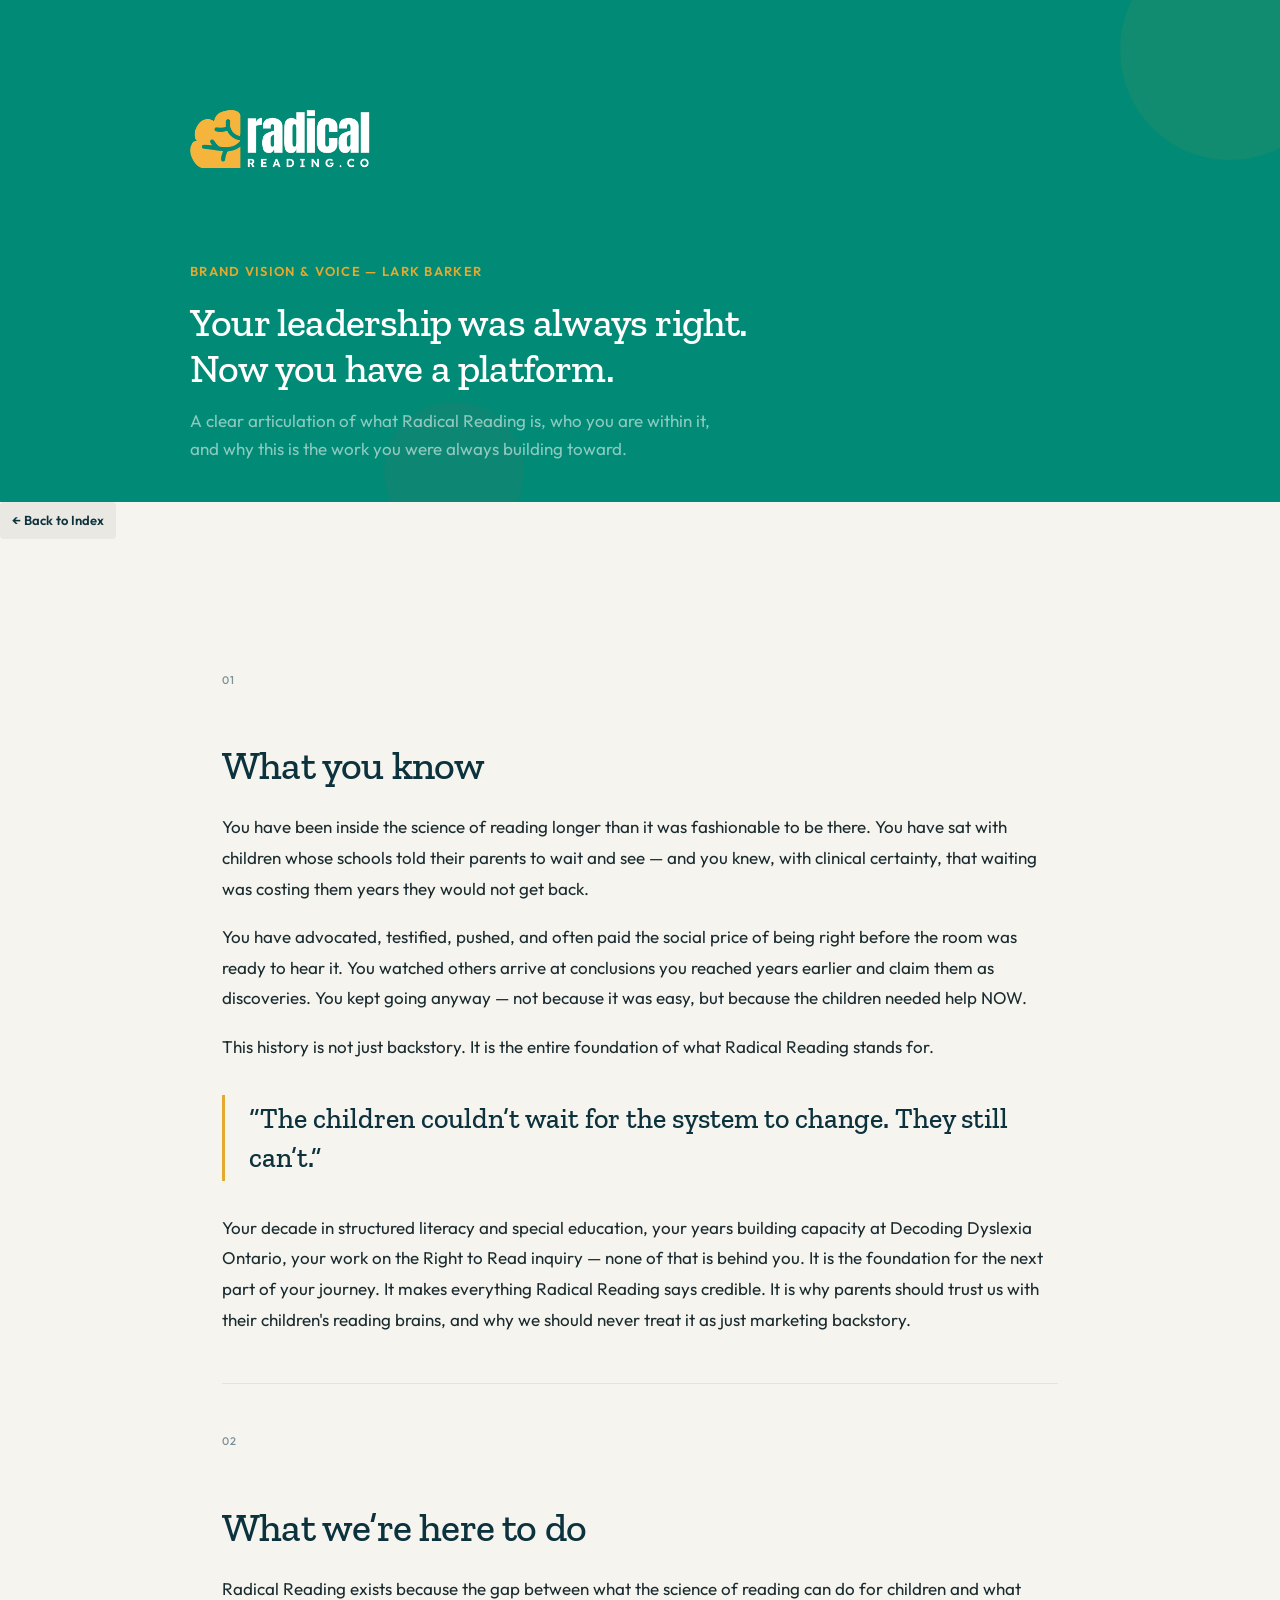
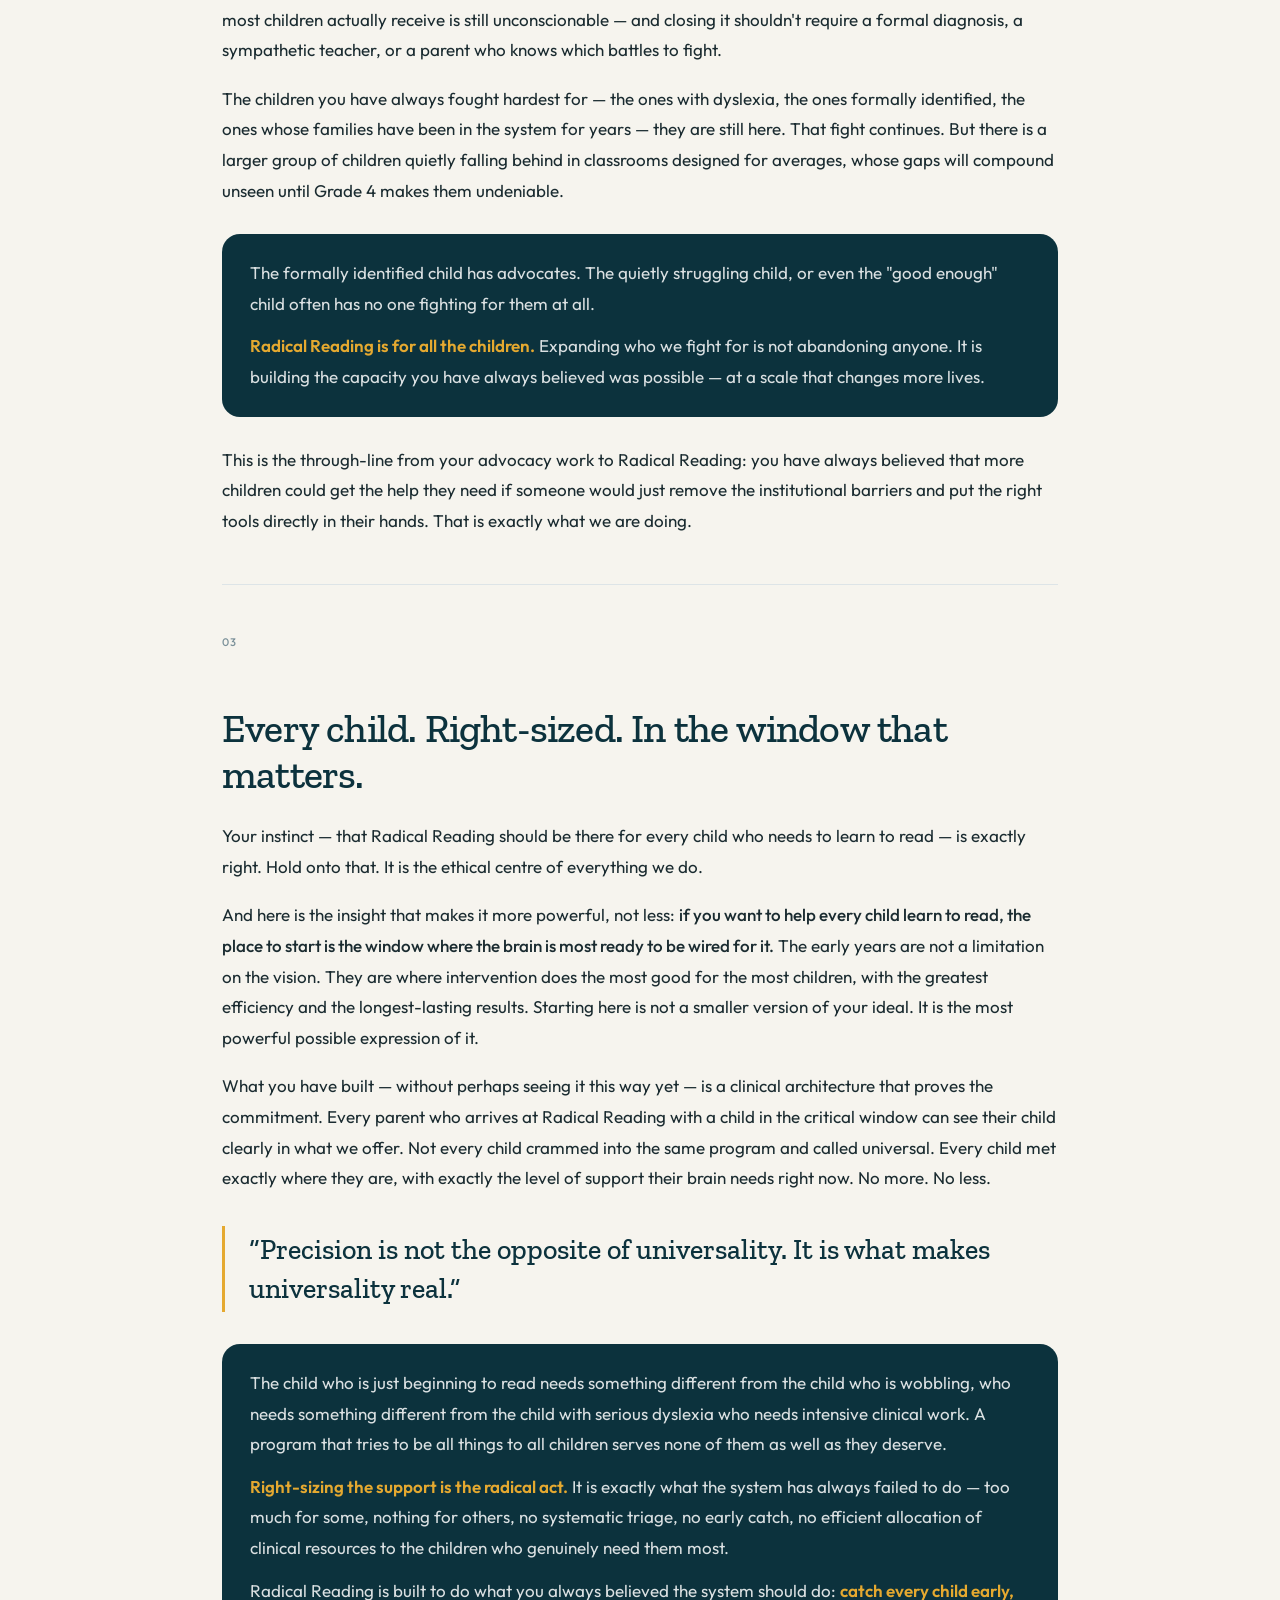
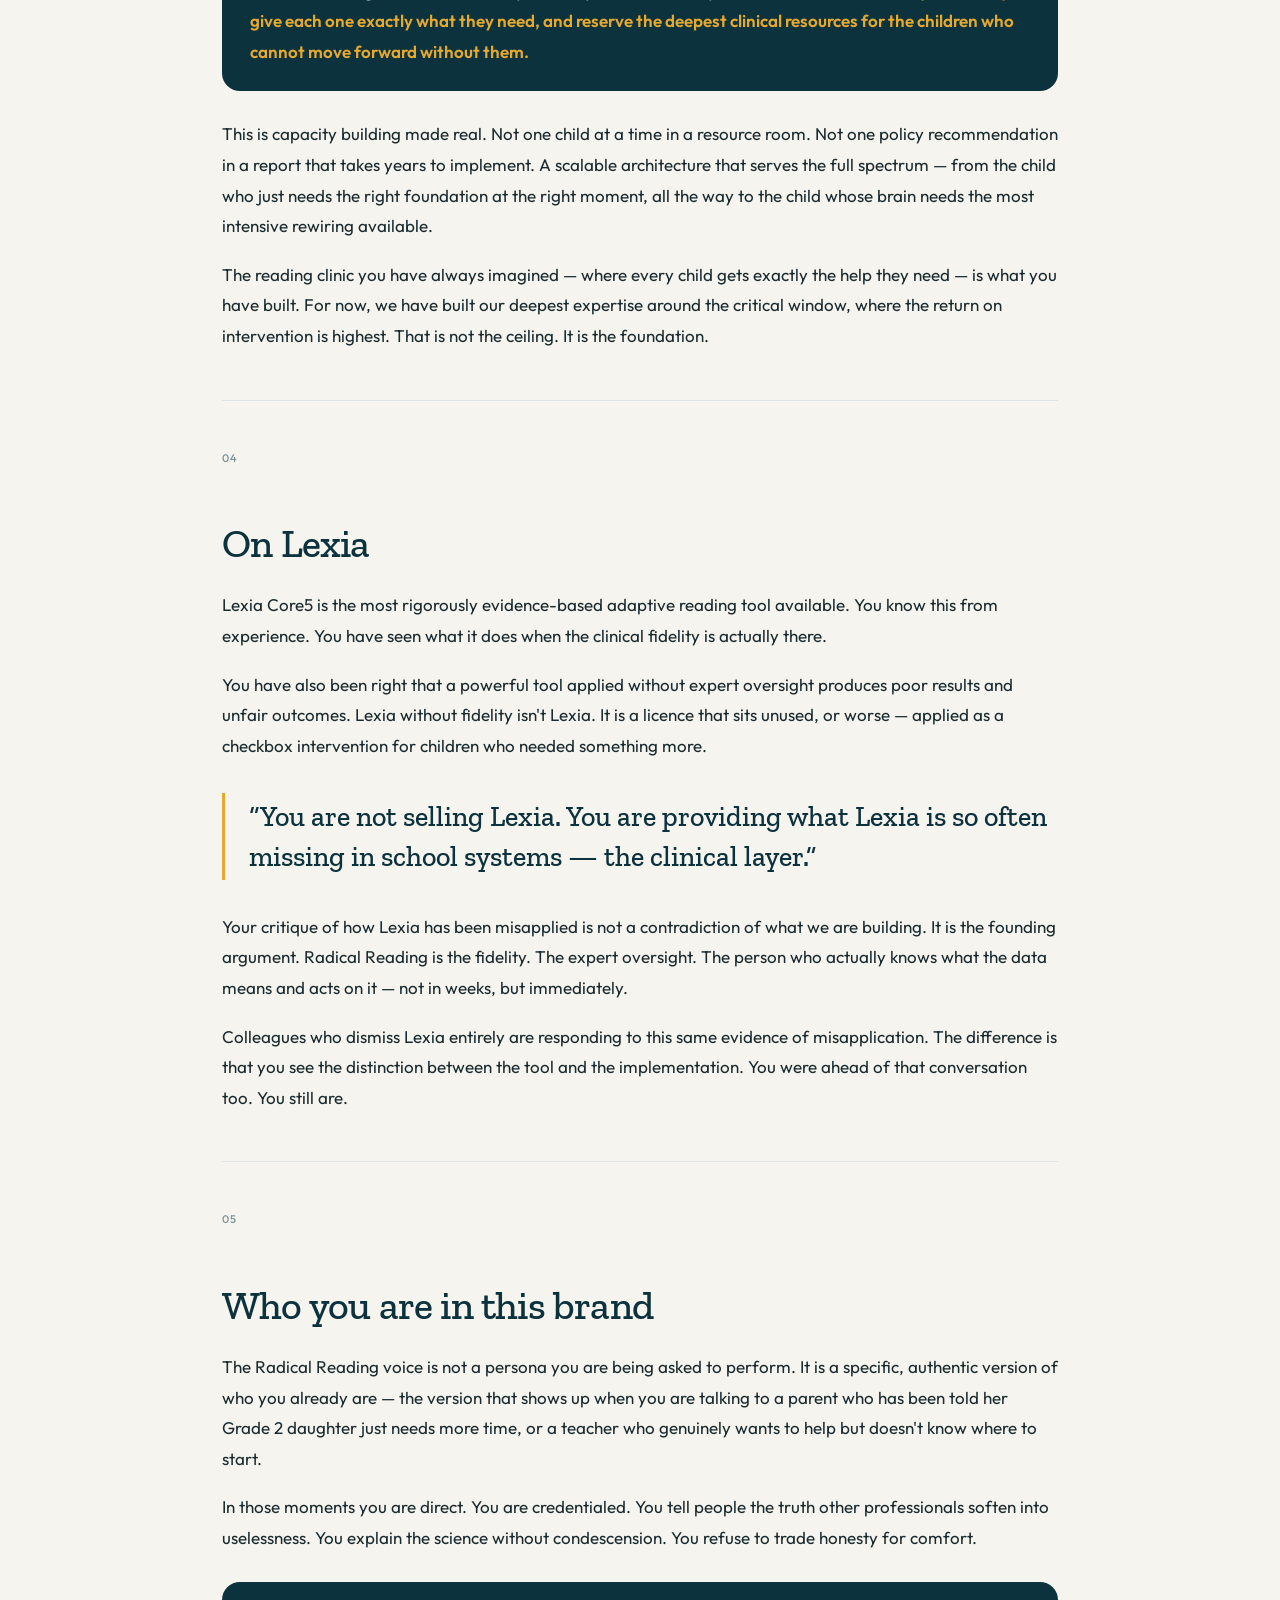
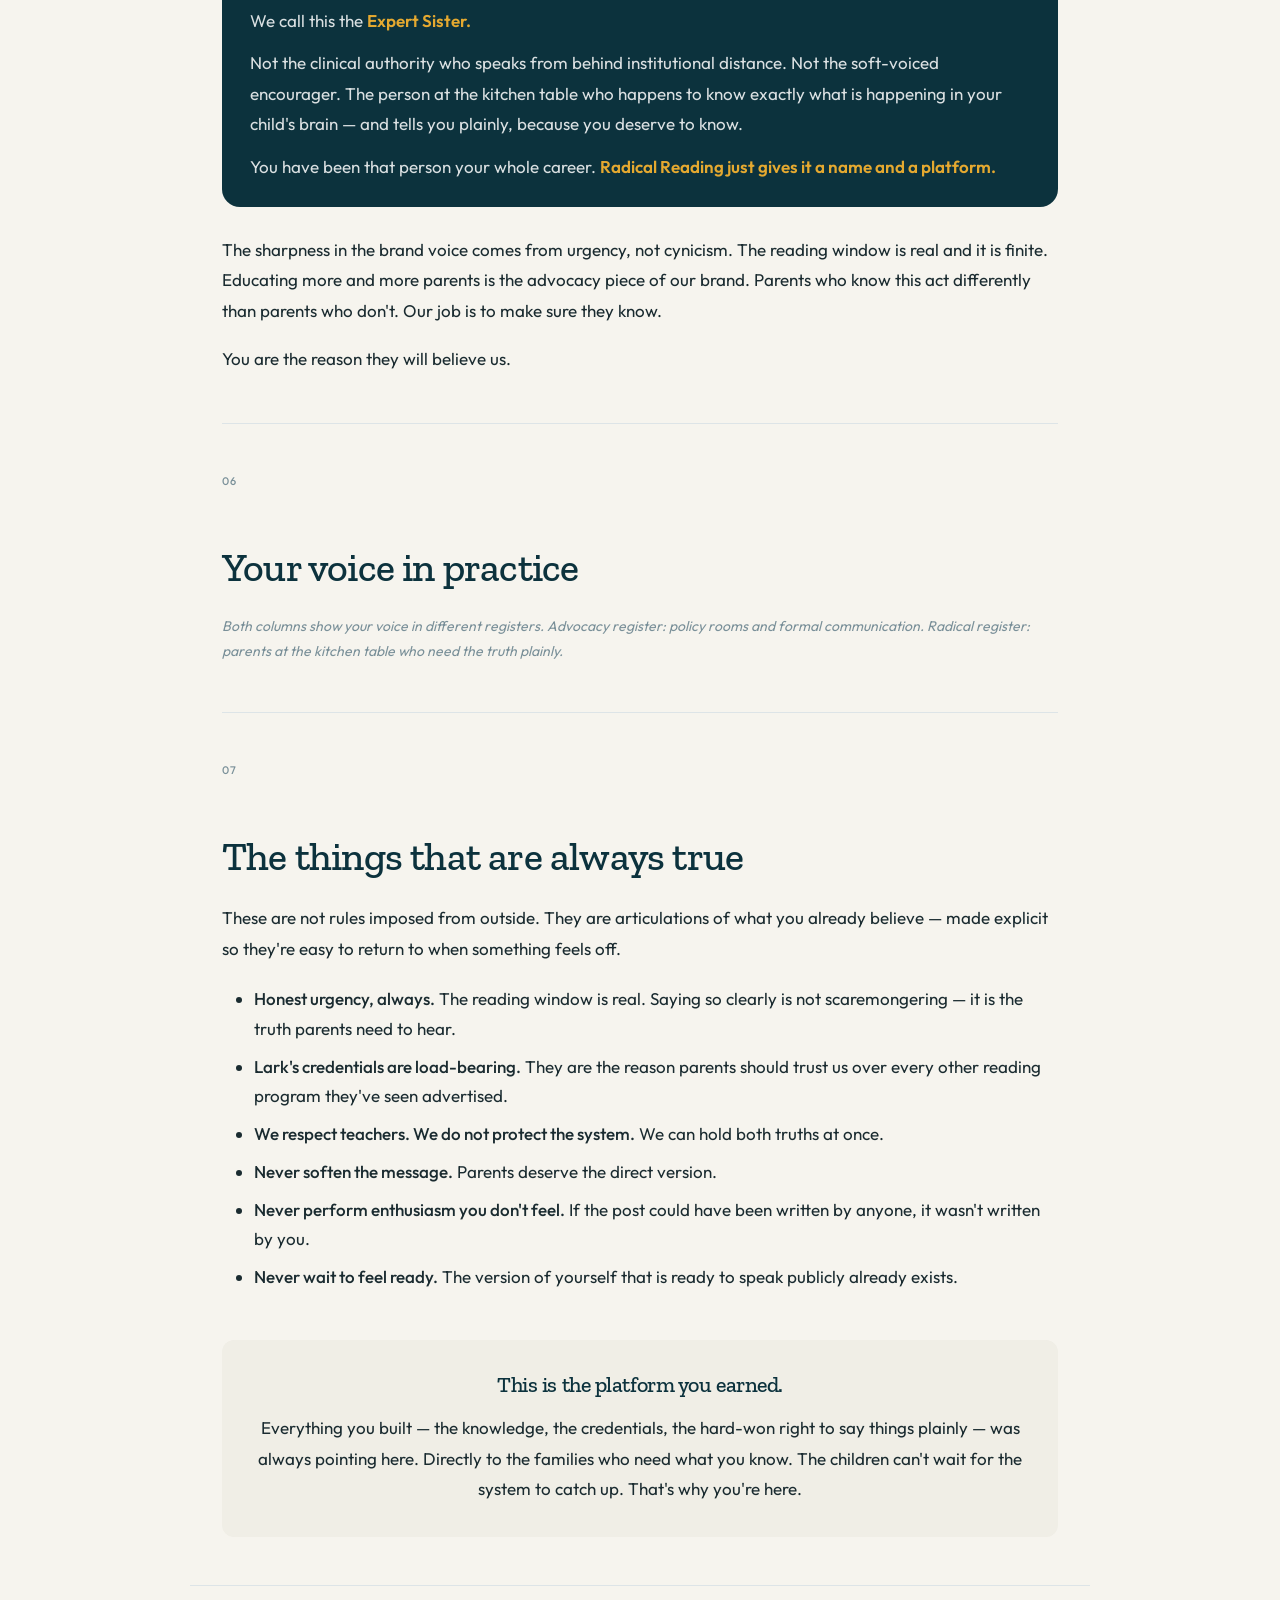
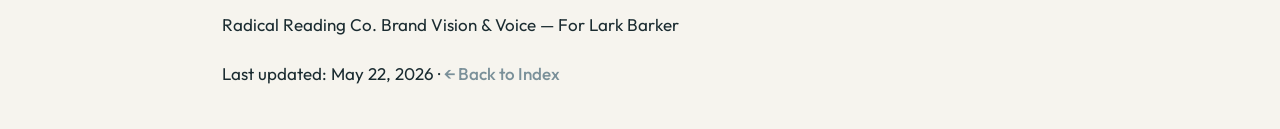
<file: radical-reading-brand-vision-lark_1.html>
<!DOCTYPE html>
<html lang="en">
<head>
<meta charset="UTF-8">
<meta name="viewport" content="width=device-width, initial-scale=1.0">
<title>The Radical Reading Vision — Lark Barker</title>
<link rel="stylesheet" href="styles.css">
</head>
<body>

<div class="header">
  <div class="header-inner">
    <div class="brand-row">
      <div class="brand-mark"><img src="Radical Reading Logo Horiz on Dark.png" alt="Radical Reading Co."></div>
    </div>
    <p class="header-eyebrow">Brand Vision &amp; Voice — Lark Barker</p>
    <h1>Your leadership was always right.<br>Now you have a platform.</h1>
    <p class="header-sub">A clear articulation of what Radical Reading is, who you are within it, and why this is the work you were always building toward.</p>
  </div>
</div>

<a href="index.html" class="back-link">← Back to Index</a>

<main>

  <div class="section">
    <p class="section-num">01</p>
    <h2>What you know</h2>
    <div class="prose">
      <p>You have been inside the science of reading longer than it was fashionable to be there. You have sat with children whose schools told their parents to wait and see — and you knew, with clinical certainty, that waiting was costing them years they would not get back.</p>
      <p>You have advocated, testified, pushed, and often paid the social price of being right before the room was ready to hear it. You watched others arrive at conclusions you reached years earlier and claim them as discoveries. You kept going anyway — not because it was easy, but because the children needed help NOW.</p>
      <p>This history is not just backstory. It is the entire foundation of what Radical Reading stands for.</p>
    </div>
    <div class="pull">&ldquo;The children couldn&rsquo;t wait for the system to change. They still can&rsquo;t.&rdquo;</div>
    <div class="prose">
      <p>Your decade in structured literacy and special education, your years building capacity at Decoding Dyslexia Ontario, your work on the Right to Read inquiry — none of that is behind you. It is the foundation for the next part of your journey. It makes everything Radical Reading says credible. It is why parents should trust us with their children's reading brains, and why we should never treat it as just marketing backstory.</p>
    </div>
  </div>

  <div class="section">
    <p class="section-num">02</p>
    <h2>What we’re here to do</h2>
    <div class="prose">
      <p>Radical Reading exists because the gap between what the science of reading can do for children and what most children actually receive is still unconscionable — and closing it shouldn't require a formal diagnosis, a sympathetic teacher, or a parent who knows which battles to fight.</p>
      <p>The children you have always fought hardest for — the ones with dyslexia, the ones formally identified, the ones whose families have been in the system for years — they are still here. That fight continues. But there is a larger group of children quietly falling behind in classrooms designed for averages, whose gaps will compound unseen until Grade 4 makes them undeniable.</p>
    </div>
    <div class="accent">
      <p>The formally identified child has advocates. The quietly struggling child, or even the "good enough" child often has no one fighting for them at all.</p>
      <p><strong>Radical Reading is for all the children.</strong> Expanding who we fight for is not abandoning anyone. It is building the capacity you have always believed was possible — at a scale that changes more lives.</p>
    </div>
    <div class="prose">
      <p>This is the through-line from your advocacy work to Radical Reading: you have always believed that more children could get the help they need if someone would just remove the institutional barriers and put the right tools directly in their hands. That is exactly what we are doing.</p>
    </div>
  </div>

  <div class="section">
    <p class="section-num">03</p>
    <h2>Every child. Right-sized. In the window that matters.</h2>
    <div class="prose">
      <p>Your instinct — that Radical Reading should be there for every child who needs to learn to read — is exactly right. Hold onto that. It is the ethical centre of everything we do.</p>
      <p>And here is the insight that makes it more powerful, not less: <strong>if you want to help every child learn to read, the place to start is the window where the brain is most ready to be wired for it.</strong> The early years are not a limitation on the vision. They are where intervention does the most good for the most children, with the greatest efficiency and the longest-lasting results. Starting here is not a smaller version of your ideal. It is the most powerful possible expression of it.</p>
      <p>What you have built — without perhaps seeing it this way yet — is a clinical architecture that proves the commitment. Every parent who arrives at Radical Reading with a child in the critical window can see their child clearly in what we offer. Not every child crammed into the same program and called universal. Every child met exactly where they are, with exactly the level of support their brain needs right now. No more. No less.</p>
    </div>
    <div class="pull">&ldquo;Precision is not the opposite of universality. It is what makes universality real.&rdquo;</div>
    <div class="accent">
      <p>The child who is just beginning to read needs something different from the child who is wobbling, who needs something different from the child with serious dyslexia who needs intensive clinical work. A program that tries to be all things to all children serves none of them as well as they deserve.</p>
      <p><strong>Right-sizing the support is the radical act.</strong> It is exactly what the system has always failed to do — too much for some, nothing for others, no systematic triage, no early catch, no efficient allocation of clinical resources to the children who genuinely need them most.</p>
      <p>Radical Reading is built to do what you always believed the system should do: <strong>catch every child early, give each one exactly what they need, and reserve the deepest clinical resources for the children who cannot move forward without them.</strong></p>
    </div>
    <div class="prose">
      <p>This is capacity building made real. Not one child at a time in a resource room. Not one policy recommendation in a report that takes years to implement. A scalable architecture that serves the full spectrum — from the child who just needs the right foundation at the right moment, all the way to the child whose brain needs the most intensive rewiring available.</p>
      <p>The reading clinic you have always imagined — where every child gets exactly the help they need — is what you have built. For now, we have built our deepest expertise around the critical window, where the return on intervention is highest. That is not the ceiling. It is the foundation.</p>
    </div>
  </div>

  <div class="section">
    <p class="section-num">04</p>
    <h2>On Lexia</h2>
    <div class="prose">
      <p>Lexia Core5 is the most rigorously evidence-based adaptive reading tool available. You know this from experience. You have seen what it does when the clinical fidelity is actually there.</p>
      <p>You have also been right that a powerful tool applied without expert oversight produces poor results and unfair outcomes. Lexia without fidelity isn't Lexia. It is a licence that sits unused, or worse — applied as a checkbox intervention for children who needed something more.</p>
    </div>
    <div class="pull">&ldquo;You are not selling Lexia. You are providing what Lexia is so often missing in school systems — the clinical layer.&rdquo;</div>
    <div class="prose">
      <p>Your critique of how Lexia has been misapplied is not a contradiction of what we are building. It is the founding argument. Radical Reading is the fidelity. The expert oversight. The person who actually knows what the data means and acts on it — not in weeks, but immediately.</p>
      <p>Colleagues who dismiss Lexia entirely are responding to this same evidence of misapplication. The difference is that you see the distinction between the tool and the implementation. You were ahead of that conversation too. You still are.</p>
    </div>
  </div>

  <div class="section">
    <p class="section-num">05</p>
    <h2>Who you are in this brand</h2>
    <div class="prose">
      <p>The Radical Reading voice is not a persona you are being asked to perform. It is a specific, authentic version of who you already are — the version that shows up when you are talking to a parent who has been told her Grade 2 daughter just needs more time, or a teacher who genuinely wants to help but doesn't know where to start.</p>
      <p>In those moments you are direct. You are credentialed. You tell people the truth other professionals soften into uselessness. You explain the science without condescension. You refuse to trade honesty for comfort.</p>
    </div>
    <div class="accent">
      <p>We call this the <strong>Expert Sister.</strong></p>
      <p>Not the clinical authority who speaks from behind institutional distance. Not the soft-voiced encourager. The person at the kitchen table who happens to know exactly what is happening in your child's brain — and tells you plainly, because you deserve to know.</p>
      <p>You have been that person your whole career. <strong>Radical Reading just gives it a name and a platform.</strong></p>
    </div>
    <div class="prose">
      <p>The sharpness in the brand voice comes from urgency, not cynicism. The reading window is real and it is finite. Educating more and more parents is the advocacy piece of our brand. Parents who know this act differently than parents who don't. Our job is to make sure they know.</p>
      <p>You are the reason they will believe us.</p>
    </div>
  </div>

  <div class="section">
    <p class="section-num">06</p>
    <h2>Your voice in practice</h2>
    <p style="font-style: italic; font-size: 14px; color: var(--muted); margin-bottom: 24px;">Both columns show <em>your</em> voice in different registers. Advocacy register: policy rooms and formal communication. Radical register: parents at the kitchen table who need the truth plainly.</p>
  </div>

  <div class="section">
    <p class="section-num">07</p>
    <h2>The things that are always true</h2>
    <div class="prose">
      <p>These are not rules imposed from outside. They are articulations of what you already believe — made explicit so they're easy to return to when something feels off.</p>
      <ul style="margin-top: 20px;">
        <li><strong>Honest urgency, always.</strong> The reading window is real. Saying so clearly is not scaremongering — it is the truth parents need to hear.</li>
        <li><strong>Lark's credentials are load-bearing.</strong> They are the reason parents should trust us over every other reading program they've seen advertised.</li>
        <li><strong>We respect teachers. We do not protect the system.</strong> We can hold both truths at once.</li>
        <li><strong>Never soften the message.</strong> Parents deserve the direct version.</li>
        <li><strong>Never perform enthusiasm you don't feel.</strong> If the post could have been written by anyone, it wasn't written by you.</li>
        <li><strong>Never wait to feel ready.</strong> The version of yourself that is ready to speak publicly already exists.</li>
      </ul>
    </div>
  </div>

  <div style="background: var(--cream-dark); border-radius: 12px; padding: 32px; margin-top: 48px; text-align: center;">
    <h3>This is the platform you earned.</h3>
    <p>Everything you built — the knowledge, the credentials, the hard-won right to say things plainly — was always pointing here. Directly to the families who need what you know. The children can't wait for the system to catch up. That's why you're here.</p>
  </div>

</main>

<div class="footer">
  <p>Radical Reading Co. Brand Vision &amp; Voice — For Lark Barker</p>
  <p>Last updated: May 22, 2026 · <a href="index.html" style="color: var(--muted);">← Back to Index</a></p>
</div>

</body>
</html>
</file>
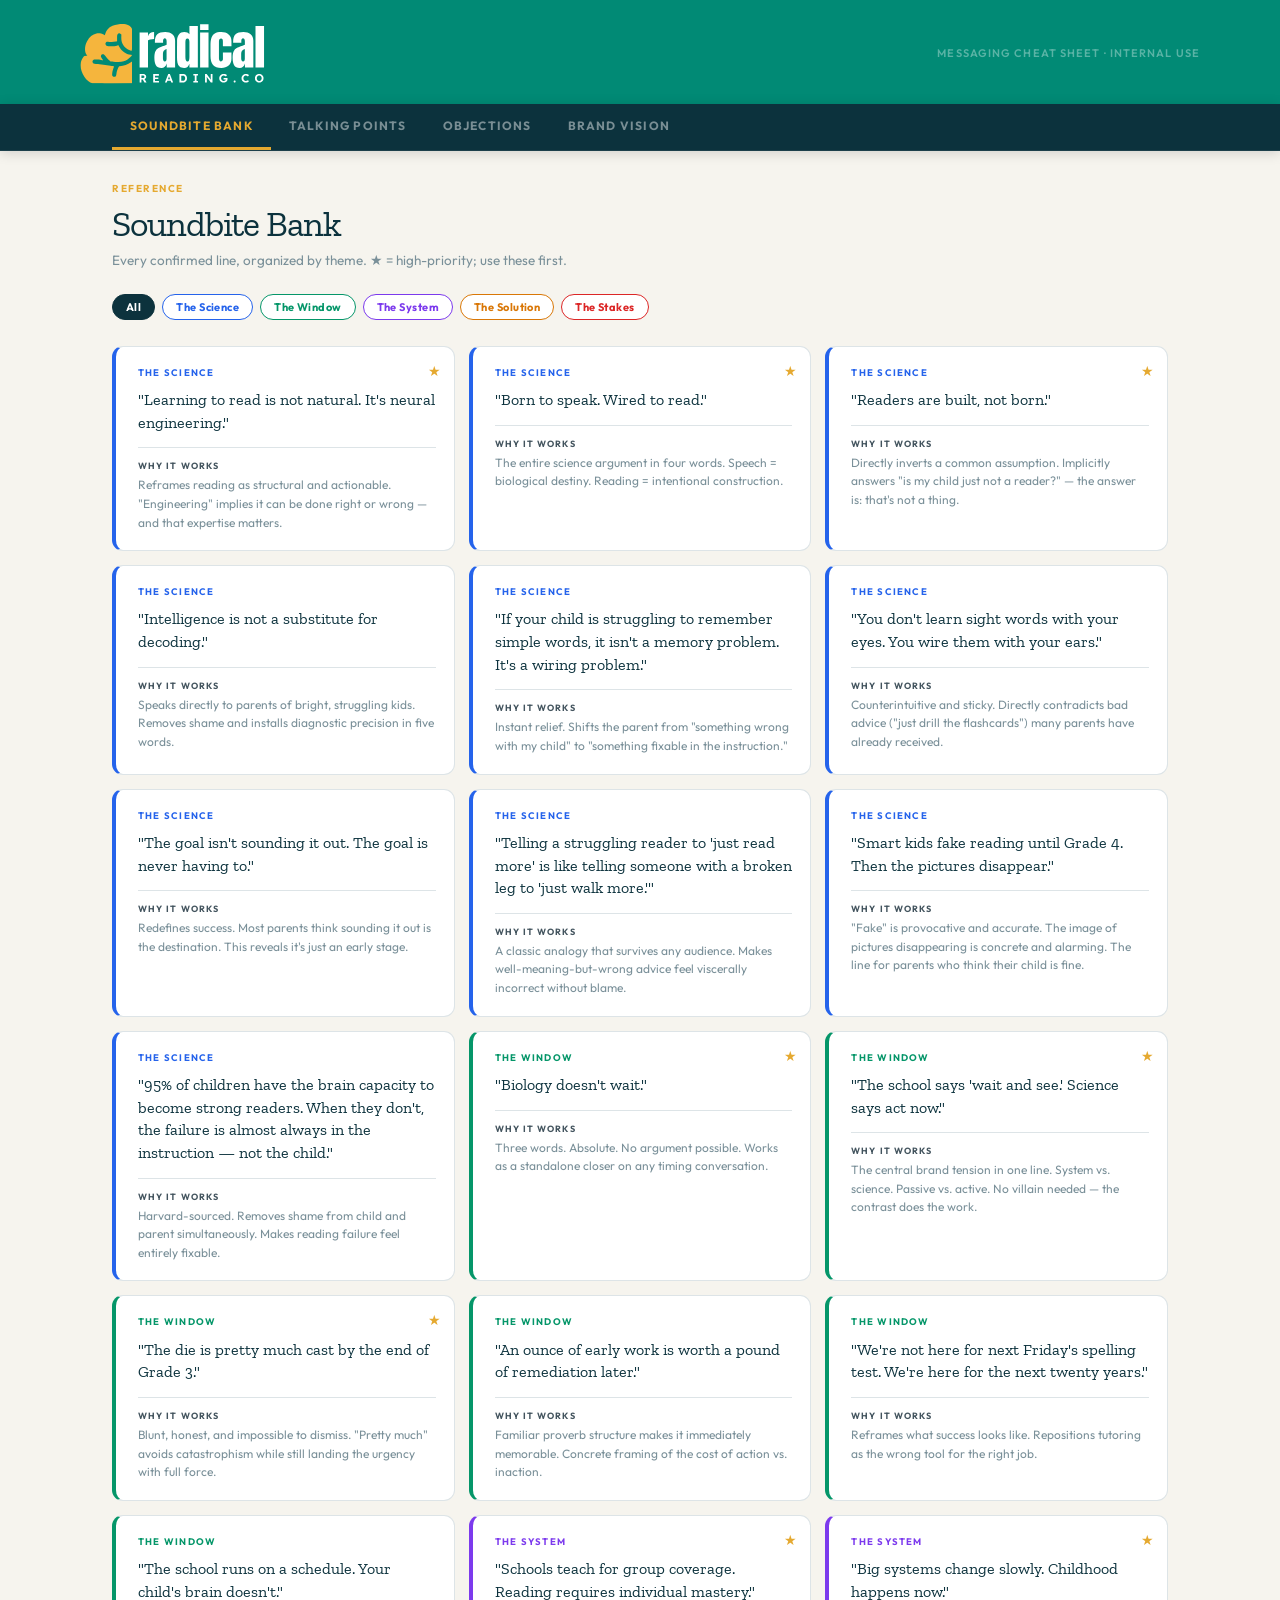
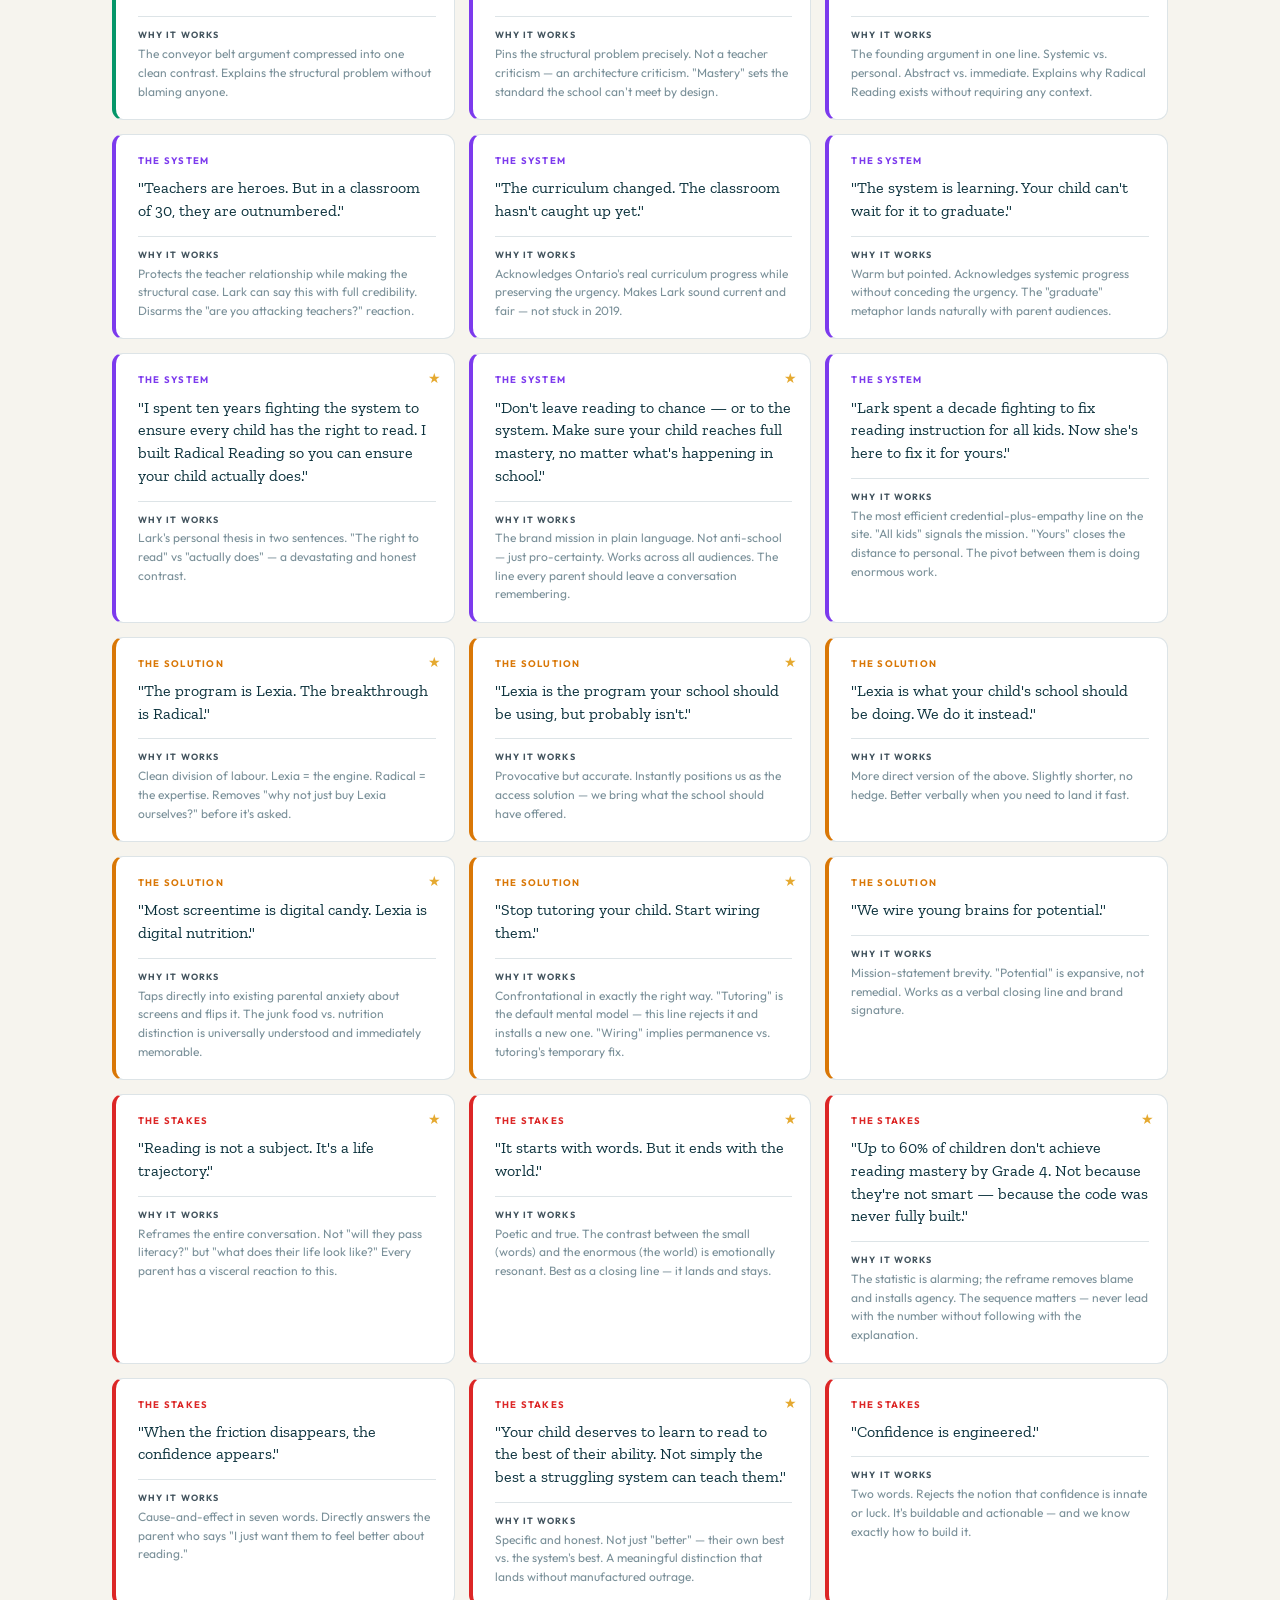
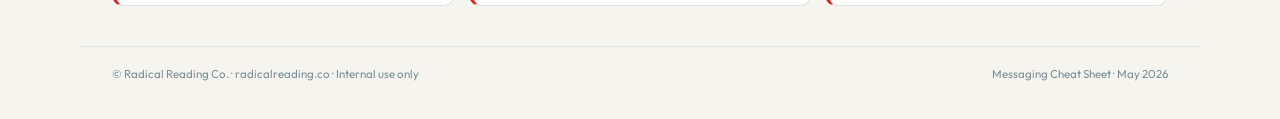
<file: radical-reading-cheat-sheet.html>
<!DOCTYPE html>
<html lang="en">
<head>
<meta charset="UTF-8">
<meta name="viewport" content="width=device-width, initial-scale=1.0">
<title>Radical Reading — Messaging Cheat Sheet</title>
<link href="https://fonts.googleapis.com/css2?family=Zilla+Slab:wght@500&family=Outfit:wght@300;400;500;600;700&display=swap" rel="stylesheet">
<style>
:root {
  --jade: #018a75;
  --jade-accent: #0B9C7E;
  --frame: #0c323d;
  --azure: #0c323d;
  --amber: #e5a930;
  --amber-light: #FEF0C4;
  --cream: #f6f4ee;
  --white: #ffffff;
  --text: #43545e;
  --muted: #7a9099;
  --border: #dde4e7;
  --science: #2563EB;
  --science-bg: #EFF6FF;
  --window: #059669;
  --window-bg: #ECFDF5;
  --system: #7C3AED;
  --system-bg: #F5F3FF;
  --solution: #D97706;
  --solution-bg: #FFFBEB;
  --stakes: #DC2626;
  --stakes-bg: #FEF2F2;
}
* { box-sizing: border-box; margin: 0; padding: 0; }
body { font-family: 'Outfit', sans-serif; background: var(--cream); color: var(--text); font-size: 15px; line-height: 1.6; }

/* ── HEADER ── */
.header { background: var(--jade); padding: 24px 32px 20px; }
.header-inner { max-width: 1120px; margin: 0 auto; display: flex; align-items: center; justify-content: space-between; flex-wrap: wrap; gap: 12px; }
.brand { display: flex; align-items: center; }
.header-tag { font-size: 11px; font-weight: 600; letter-spacing: 0.1em; text-transform: uppercase; color: rgba(255,255,255,0.35); }

/* ── TAB NAV ── */
.tab-nav { background: var(--frame); border-bottom: 1px solid rgba(255,255,255,0.07); position: sticky; top: 0; z-index: 100; box-shadow: 0 2px 12px rgba(0,0,0,0.15); }
.tab-nav-inner { max-width: 1120px; margin: 0 auto; display: flex; padding: 0 32px; overflow-x: auto; scrollbar-width: none; }
.tab-nav-inner::-webkit-scrollbar { display: none; }
.tab-btn { background: none; border: none; color: rgba(255,255,255,0.45); font-family: 'Outfit', sans-serif; font-size: 12px; font-weight: 700; letter-spacing: 0.1em; text-transform: uppercase; padding: 14px 18px; cursor: pointer; border-bottom: 3px solid transparent; transition: all 0.18s; white-space: nowrap; }
.tab-btn:hover { color: rgba(255,255,255,0.75); }
.tab-btn.active { color: var(--amber); border-bottom-color: var(--amber); }

/* ── LAYOUT ── */
.main { max-width: 1120px; margin: 0 auto; padding: 30px 32px 40px; }
.tab-panel { display: none; }
.tab-panel.active { display: block; }

/* ── SECTION HEADERS ── */
.section-header { margin-bottom: 22px; }
.section-kicker { font-size: 10px; font-weight: 700; letter-spacing: 0.15em; text-transform: uppercase; color: var(--amber); margin-bottom: 5px; }
.section-title { font-family: 'Zilla Slab', serif; font-size: 36px; color: var(--azure); line-height: 1.2; letter-spacing: -0.03em; }
.section-desc { font-size: 13.5px; color: var(--muted); margin-top: 5px; max-width: 560px; }
.section-rule { border: none; border-top: 2px solid var(--border); margin: 28px 0; }

/* ── FILTER PILLS ── */
.filter-row { display: flex; flex-wrap: wrap; gap: 7px; margin-bottom: 26px; }
.filter-btn { padding: 5px 13px; border-radius: 20px; border: 1.5px solid; font-size: 11px; font-weight: 700; cursor: pointer; transition: all 0.15s; background: white; font-family: 'Outfit', sans-serif; letter-spacing: 0.04em; }
.filter-btn[data-theme="all"] { border-color: var(--azure); color: var(--azure); }
.filter-btn[data-theme="science"] { border-color: var(--science); color: var(--science); }
.filter-btn[data-theme="window"] { border-color: var(--window); color: var(--window); }
.filter-btn[data-theme="system"] { border-color: var(--system); color: var(--system); }
.filter-btn[data-theme="solution"] { border-color: var(--solution); color: var(--solution); }
.filter-btn[data-theme="stakes"] { border-color: var(--stakes); color: var(--stakes); }
.filter-btn.active[data-theme="all"] { background: var(--azure); color: white; }
.filter-btn.active[data-theme="science"] { background: var(--science); color: white; }
.filter-btn.active[data-theme="window"] { background: var(--window); color: white; }
.filter-btn.active[data-theme="system"] { background: var(--system); color: white; }
.filter-btn.active[data-theme="solution"] { background: var(--solution); color: white; }
.filter-btn.active[data-theme="stakes"] { background: var(--stakes); color: white; }

/* ── SOUNDBITE CARDS ── */
.cards-grid { display: grid; grid-template-columns: repeat(auto-fill, minmax(310px, 1fr)); gap: 14px; }
.sb-card { background: white; border-radius: 11px; padding: 18px 18px 18px 22px; border: 1px solid var(--border); border-left: 4px solid; position: relative; transition: transform 0.14s, box-shadow 0.14s; }
.sb-card:hover { transform: translateY(-2px); box-shadow: 0 6px 22px rgba(0,0,0,0.08); }
.sb-card[data-theme="science"] { border-left-color: var(--science); }
.sb-card[data-theme="window"] { border-left-color: var(--window); }
.sb-card[data-theme="system"] { border-left-color: var(--system); }
.sb-card[data-theme="solution"] { border-left-color: var(--solution); }
.sb-card[data-theme="stakes"] { border-left-color: var(--stakes); }
.sb-card.hidden { display: none; }
.sb-star { position: absolute; top: 13px; right: 13px; color: var(--amber); font-size: 14px; }
.sb-theme { font-size: 9.5px; font-weight: 700; letter-spacing: 0.13em; text-transform: uppercase; margin-bottom: 9px; }
.sb-card[data-theme="science"] .sb-theme { color: var(--science); }
.sb-card[data-theme="window"] .sb-theme { color: var(--window); }
.sb-card[data-theme="system"] .sb-theme { color: var(--system); }
.sb-card[data-theme="solution"] .sb-theme { color: var(--solution); }
.sb-card[data-theme="stakes"] .sb-theme { color: var(--stakes); }
.sb-quote { font-family: 'Zilla Slab', serif; font-size: 16px; line-height: 1.42; color: var(--azure); margin-bottom: 13px; }
.sb-why { font-size: 12px; color: var(--muted); line-height: 1.55; border-top: 1px solid var(--border); padding-top: 11px; }
.sb-why-label { font-size: 9px; font-weight: 700; letter-spacing: 0.12em; text-transform: uppercase; color: var(--text); display: block; margin-bottom: 3px; }

/* ── QUICK REF ── */
.quick-ref-grid { display: grid; grid-template-columns: repeat(auto-fill, minmax(290px, 1fr)); gap: 12px; margin-bottom: 28px; }
.qr-card { background: var(--azure); border-radius: 11px; padding: 18px 20px; }
.qr-label { font-size: 9.5px; font-weight: 700; letter-spacing: 0.13em; text-transform: uppercase; color: var(--amber); margin-bottom: 8px; }
.qr-text { font-family: 'Zilla Slab', serif; font-size: 15px; line-height: 1.45; color: white; }
.qr-ctx { margin-top: 10px; font-size: 11px; color: rgba(255,255,255,0.42); line-height: 1.4; }

/* ── CONTEXT ACCORDIONS ── */
.ctx-card { background: white; border-radius: 11px; border: 1px solid var(--border); margin-bottom: 10px; overflow: hidden; }
.ctx-head { padding: 16px 20px; cursor: pointer; display: flex; align-items: center; gap: 13px; transition: background 0.14s; }
.ctx-head:hover { background: #FAFAF8; }
.ctx-icon { width: 36px; height: 36px; border-radius: 9px; display: flex; align-items: center; justify-content: center; font-size: 17px; flex-shrink: 0; }
.ctx-icon.parent { background: #e6f4f1; }
.ctx-icon.pro { background: #F0FDF4; }
.ctx-title { font-family: 'Zilla Slab', serif; font-size: 17px; color: var(--azure); line-height: 1.2; }
.ctx-sub { font-size: 11.5px; color: var(--muted); margin-top: 1px; }
.ctx-chev { margin-left: auto; color: var(--muted); transition: transform 0.2s; font-size: 16px; flex-shrink: 0; }
.ctx-card.open .ctx-chev { transform: rotate(180deg); }
.ctx-body { display: none; padding: 0 20px 20px; border-top: 1px solid var(--border); }
.ctx-card.open .ctx-body { display: block; }
.ctx-section-label { font-size: 10px; font-weight: 700; letter-spacing: 0.12em; text-transform: uppercase; color: var(--muted); padding: 14px 0 8px; border-bottom: 1px solid var(--border); margin-bottom: 12px; }

/* ── QA BLOCKS ── */
.qa-block { margin-bottom: 16px; }
.qa-q { font-size: 13px; font-weight: 700; color: var(--azure); background: #e6f4f1; padding: 7px 12px; border-radius: 6px; margin-bottom: 7px; }
.qa-a { font-size: 14px; line-height: 1.65; color: var(--text); }

/* ── SOUNDBITE CALLOUT ── */
.sb-callout { display: block; background: var(--amber-light); border-left: 3px solid var(--amber); padding: 7px 11px; border-radius: 0 7px 7px 0; font-style: italic; font-size: 13.5px; margin: 8px 0; color: var(--azure); font-family: 'Zilla Slab', serif; line-height: 1.4; }

/* ── WAYPOINTS ── */
.waypoints { display: flex; flex-direction: column; gap: 11px; padding-top: 4px; }
.waypoint { display: flex; gap: 12px; align-items: flex-start; }
.wp-num { width: 26px; height: 26px; border-radius: 50%; background: var(--amber); color: white; font-size: 12px; font-weight: 700; display: flex; align-items: center; justify-content: center; flex-shrink: 0; margin-top: 1px; }
.wp-text { font-size: 14px; line-height: 1.6; flex: 1; }
.wp-text strong { font-weight: 600; }

/* ── PEACE STEPS ── */
.peace-wrap { display: flex; flex-direction: column; gap: 0; margin-top: 4px; }
.peace-step { display: flex; gap: 14px; padding: 15px 0; border-bottom: 1px solid var(--border); }
.peace-step:last-child { border-bottom: none; }
.peace-circle { width: 38px; height: 38px; border-radius: 50%; background: var(--azure); color: white; font-family: 'Zilla Slab', serif; font-size: 19px; display: flex; align-items: center; justify-content: center; flex-shrink: 0; margin-top: 1px; }
.peace-right { flex: 1; }
.peace-lbl { font-size: 9.5px; font-weight: 700; letter-spacing: 0.12em; text-transform: uppercase; color: var(--amber); margin-bottom: 4px; }
.peace-text { font-size: 14px; line-height: 1.6; }

/* ── PITCH STEPS ── */
.pitch-steps { margin-top: 4px; }
.ps-row { display: flex; gap: 14px; padding: 13px 0; border-bottom: 1px solid var(--border); }
.ps-row:last-child { border-bottom: none; }
.ps-label { font-size: 9.5px; font-weight: 700; letter-spacing: 0.1em; text-transform: uppercase; color: var(--muted); width: 88px; flex-shrink: 0; padding-top: 2px; line-height: 1.4; }
.ps-content { font-size: 14px; line-height: 1.65; flex: 1; }

/* ── PRO CONTEXT BADGE ── */
.pro-badge { display: inline-flex; align-items: center; gap: 5px; background: #F0FDF4; border: 1px solid #BBF7D0; border-radius: 20px; padding: 3px 10px; font-size: 10px; font-weight: 700; color: #166534; letter-spacing: 0.08em; text-transform: uppercase; margin-bottom: 12px; }

/* ── OBJECTIONS ── */
.obj-item { background: white; border: 1px solid var(--border); border-radius: 10px; margin-bottom: 8px; overflow: hidden; }
.obj-head { padding: 14px 18px; cursor: pointer; display: flex; align-items: center; gap: 11px; transition: background 0.14s; }
.obj-head:hover { background: #FAFAF8; }
.obj-num { width: 27px; height: 27px; border-radius: 50%; background: var(--cream); border: 1.5px solid var(--border); font-size: 11px; font-weight: 700; color: var(--muted); display: flex; align-items: center; justify-content: center; flex-shrink: 0; transition: all 0.15s; }
.obj-item.open .obj-num { background: var(--azure); color: white; border-color: var(--azure); }
.obj-q { font-size: 13.5px; font-weight: 600; color: var(--azure); flex: 1; line-height: 1.35; }
.obj-chev { color: var(--muted); transition: transform 0.2s; font-size: 15px; flex-shrink: 0; }
.obj-item.open .obj-chev { transform: rotate(180deg); }
.obj-body { display: none; padding: 4px 18px 18px 56px; font-size: 13.5px; line-height: 1.7; color: var(--text); }
.obj-item.open .obj-body { display: block; }

/* ── BRAND VISION ── */
.vision-cards { display: flex; flex-direction: column; gap: 18px; }
.vis-card { background: white; border-radius: 12px; border: 1px solid var(--border); border-top: 4px solid var(--azure); padding: 22px 24px; }
.vis-label { font-size: 9.5px; font-weight: 700; letter-spacing: 0.14em; text-transform: uppercase; color: var(--amber); margin-bottom: 12px; }
.vis-text { font-size: 14.5px; line-height: 1.75; color: var(--text); }
.vis-text p { margin-bottom: 10px; }
.vis-text p:last-child { margin-bottom: 0; }

/* ── CLOSE CTA ── */
.close-cta { background: var(--azure); border-radius: 10px; padding: 16px 18px; margin-top: 14px; font-size: 14px; color: white; line-height: 1.5; }
.close-cta strong { color: var(--amber); display: block; font-size: 10px; letter-spacing: 0.1em; text-transform: uppercase; margin-bottom: 5px; }

/* ── FOOTER ── */
.doc-footer { max-width: 1120px; margin: 0 auto; padding: 18px 32px 36px; display: flex; justify-content: space-between; align-items: center; border-top: 1px solid var(--border); font-size: 11.5px; color: var(--muted); flex-wrap: wrap; gap: 8px; }

/* ── RESPONSIVE ── */
@media (max-width: 640px) {
  .main { padding: 20px 16px 36px; }
  .tab-nav-inner { padding: 0 16px; }
  .tab-btn { padding: 12px 12px; font-size: 11px; letter-spacing: 0.06em; }
  .header { padding: 18px 16px; }
  .cards-grid { grid-template-columns: 1fr; }
  .quick-ref-grid { grid-template-columns: 1fr; }
  .obj-body { padding-left: 18px; }
  .doc-footer { padding: 16px 16px 30px; flex-direction: column; text-align: center; }
}
</style>
</head>
<body>

<!-- ══ HEADER ══ -->
<div class="header">
  <div class="header-inner">
    <div class="brand">
      <img src="[data-uri]" alt="Radical Reading Co." style="height:60px;width:auto;display:block;">
    </div>
    <div class="header-tag">Messaging Cheat Sheet · Internal Use</div>
  </div>
</div>

<!-- ══ TAB NAV ══ -->
<div class="tab-nav">
  <div class="tab-nav-inner">
    <button class="tab-btn active" data-tab="soundbites">Soundbite Bank</button>
    <button class="tab-btn" data-tab="talking">Talking Points</button>
    <button class="tab-btn" data-tab="objections">Objections</button>
    <button class="tab-btn" data-tab="vision">Brand Vision</button>
  </div>
</div>

<div class="main">

<!-- ══════════════════════════════════════════
     TAB 1 · SOUNDBITE BANK
══════════════════════════════════════════ -->
<div class="tab-panel active" id="tab-soundbites">
  <div class="section-header">
    <div class="section-kicker">Reference</div>
    <div class="section-title">Soundbite Bank</div>
    <div class="section-desc">Every confirmed line, organized by theme. ★ = high-priority; use these first.</div>
  </div>

  <div class="filter-row">
    <button class="filter-btn active" data-theme="all">All</button>
    <button class="filter-btn" data-theme="science">The Science</button>
    <button class="filter-btn" data-theme="window">The Window</button>
    <button class="filter-btn" data-theme="system">The System</button>
    <button class="filter-btn" data-theme="solution">The Solution</button>
    <button class="filter-btn" data-theme="stakes">The Stakes</button>
  </div>

  <div class="cards-grid">

    <!-- ─ THE SCIENCE ─ -->
    <div class="sb-card" data-theme="science">
      <span class="sb-star">★</span>
      <div class="sb-theme">The Science</div>
      <div class="sb-quote">"Learning to read is not natural. It's neural engineering."</div>
      <div class="sb-why"><span class="sb-why-label">Why it works</span>Reframes reading as structural and actionable. "Engineering" implies it can be done right or wrong — and that expertise matters.</div>
    </div>

    <div class="sb-card" data-theme="science">
      <span class="sb-star">★</span>
      <div class="sb-theme">The Science</div>
      <div class="sb-quote">"Born to speak. Wired to read."</div>
      <div class="sb-why"><span class="sb-why-label">Why it works</span>The entire science argument in four words. Speech = biological destiny. Reading = intentional construction.</div>
    </div>

    <div class="sb-card" data-theme="science">
      <span class="sb-star">★</span>
      <div class="sb-theme">The Science</div>
      <div class="sb-quote">"Readers are built, not born."</div>
      <div class="sb-why"><span class="sb-why-label">Why it works</span>Directly inverts a common assumption. Implicitly answers "is my child just not a reader?" — the answer is: that's not a thing.</div>
    </div>

    <div class="sb-card" data-theme="science">
      <div class="sb-theme">The Science</div>
      <div class="sb-quote">"Intelligence is not a substitute for decoding."</div>
      <div class="sb-why"><span class="sb-why-label">Why it works</span>Speaks directly to parents of bright, struggling kids. Removes shame and installs diagnostic precision in five words.</div>
    </div>

    <div class="sb-card" data-theme="science">
      <div class="sb-theme">The Science</div>
      <div class="sb-quote">"If your child is struggling to remember simple words, it isn't a memory problem. It's a wiring problem."</div>
      <div class="sb-why"><span class="sb-why-label">Why it works</span>Instant relief. Shifts the parent from "something wrong with my child" to "something fixable in the instruction."</div>
    </div>

    <div class="sb-card" data-theme="science">
      <div class="sb-theme">The Science</div>
      <div class="sb-quote">"You don't learn sight words with your eyes. You wire them with your ears."</div>
      <div class="sb-why"><span class="sb-why-label">Why it works</span>Counterintuitive and sticky. Directly contradicts bad advice ("just drill the flashcards") many parents have already received.</div>
    </div>

    <div class="sb-card" data-theme="science">
      <div class="sb-theme">The Science</div>
      <div class="sb-quote">"The goal isn't sounding it out. The goal is never having to."</div>
      <div class="sb-why"><span class="sb-why-label">Why it works</span>Redefines success. Most parents think sounding it out is the destination. This reveals it's just an early stage.</div>
    </div>

    <div class="sb-card" data-theme="science">
      <div class="sb-theme">The Science</div>
      <div class="sb-quote">"Telling a struggling reader to 'just read more' is like telling someone with a broken leg to 'just walk more.'"</div>
      <div class="sb-why"><span class="sb-why-label">Why it works</span>A classic analogy that survives any audience. Makes well-meaning-but-wrong advice feel viscerally incorrect without blame.</div>
    </div>

    <div class="sb-card" data-theme="science">
      <div class="sb-theme">The Science</div>
      <div class="sb-quote">"Smart kids fake reading until Grade 4. Then the pictures disappear."</div>
      <div class="sb-why"><span class="sb-why-label">Why it works</span>"Fake" is provocative and accurate. The image of pictures disappearing is concrete and alarming. The line for parents who think their child is fine.</div>
    </div>

    <div class="sb-card" data-theme="science">
      <div class="sb-theme">The Science</div>
      <div class="sb-quote">"95% of children have the brain capacity to become strong readers. When they don't, the failure is almost always in the instruction — not the child."</div>
      <div class="sb-why"><span class="sb-why-label">Why it works</span>Harvard-sourced. Removes shame from child and parent simultaneously. Makes reading failure feel entirely fixable.</div>
    </div>

    <!-- ─ THE WINDOW ─ -->
    <div class="sb-card" data-theme="window">
      <span class="sb-star">★</span>
      <div class="sb-theme">The Window</div>
      <div class="sb-quote">"Biology doesn't wait."</div>
      <div class="sb-why"><span class="sb-why-label">Why it works</span>Three words. Absolute. No argument possible. Works as a standalone closer on any timing conversation.</div>
    </div>

    <div class="sb-card" data-theme="window">
      <span class="sb-star">★</span>
      <div class="sb-theme">The Window</div>
      <div class="sb-quote">"The school says 'wait and see.' Science says act now."</div>
      <div class="sb-why"><span class="sb-why-label">Why it works</span>The central brand tension in one line. System vs. science. Passive vs. active. No villain needed — the contrast does the work.</div>
    </div>

    <div class="sb-card" data-theme="window">
      <span class="sb-star">★</span>
      <div class="sb-theme">The Window</div>
      <div class="sb-quote">"The die is pretty much cast by the end of Grade 3."</div>
      <div class="sb-why"><span class="sb-why-label">Why it works</span>Blunt, honest, and impossible to dismiss. "Pretty much" avoids catastrophism while still landing the urgency with full force.</div>
    </div>

    <div class="sb-card" data-theme="window">
      <div class="sb-theme">The Window</div>
      <div class="sb-quote">"An ounce of early work is worth a pound of remediation later."</div>
      <div class="sb-why"><span class="sb-why-label">Why it works</span>Familiar proverb structure makes it immediately memorable. Concrete framing of the cost of action vs. inaction.</div>
    </div>

    <div class="sb-card" data-theme="window">
      <div class="sb-theme">The Window</div>
      <div class="sb-quote">"We're not here for next Friday's spelling test. We're here for the next twenty years."</div>
      <div class="sb-why"><span class="sb-why-label">Why it works</span>Reframes what success looks like. Repositions tutoring as the wrong tool for the right job.</div>
    </div>

    <div class="sb-card" data-theme="window">
      <div class="sb-theme">The Window</div>
      <div class="sb-quote">"The school runs on a schedule. Your child's brain doesn't."</div>
      <div class="sb-why"><span class="sb-why-label">Why it works</span>The conveyor belt argument compressed into one clean contrast. Explains the structural problem without blaming anyone.</div>
    </div>

    <!-- ─ THE SYSTEM ─ -->
    <div class="sb-card" data-theme="system">
      <span class="sb-star">★</span>
      <div class="sb-theme">The System</div>
      <div class="sb-quote">"Schools teach for group coverage. Reading requires individual mastery."</div>
      <div class="sb-why"><span class="sb-why-label">Why it works</span>Pins the structural problem precisely. Not a teacher criticism — an architecture criticism. "Mastery" sets the standard the school can't meet by design.</div>
    </div>

    <div class="sb-card" data-theme="system">
      <span class="sb-star">★</span>
      <div class="sb-theme">The System</div>
      <div class="sb-quote">"Big systems change slowly. Childhood happens now."</div>
      <div class="sb-why"><span class="sb-why-label">Why it works</span>The founding argument in one line. Systemic vs. personal. Abstract vs. immediate. Explains why Radical Reading exists without requiring any context.</div>
    </div>

    <div class="sb-card" data-theme="system">
      <div class="sb-theme">The System</div>
      <div class="sb-quote">"Teachers are heroes. But in a classroom of 30, they are outnumbered."</div>
      <div class="sb-why"><span class="sb-why-label">Why it works</span>Protects the teacher relationship while making the structural case. Lark can say this with full credibility. Disarms the "are you attacking teachers?" reaction.</div>
    </div>

    <div class="sb-card" data-theme="system">
      <div class="sb-theme">The System</div>
      <div class="sb-quote">"The curriculum changed. The classroom hasn't caught up yet."</div>
      <div class="sb-why"><span class="sb-why-label">Why it works</span>Acknowledges Ontario's real curriculum progress while preserving the urgency. Makes Lark sound current and fair — not stuck in 2019.</div>
    </div>

    <div class="sb-card" data-theme="system">
      <div class="sb-theme">The System</div>
      <div class="sb-quote">"The system is learning. Your child can't wait for it to graduate."</div>
      <div class="sb-why"><span class="sb-why-label">Why it works</span>Warm but pointed. Acknowledges systemic progress without conceding the urgency. The "graduate" metaphor lands naturally with parent audiences.</div>
    </div>

    <div class="sb-card" data-theme="system">
      <span class="sb-star">★</span>
      <div class="sb-theme">The System</div>
      <div class="sb-quote">"I spent ten years fighting the system to ensure every child has the right to read. I built Radical Reading so you can ensure your child actually does."</div>
      <div class="sb-why"><span class="sb-why-label">Why it works</span>Lark's personal thesis in two sentences. "The right to read" vs "actually does" — a devastating and honest contrast.</div>
    </div>

    <div class="sb-card" data-theme="system">
      <span class="sb-star">★</span>
      <div class="sb-theme">The System</div>
      <div class="sb-quote">"Don't leave reading to chance — or to the system. Make sure your child reaches full mastery, no matter what's happening in school."</div>
      <div class="sb-why"><span class="sb-why-label">Why it works</span>The brand mission in plain language. Not anti-school — just pro-certainty. Works across all audiences. The line every parent should leave a conversation remembering.</div>
    </div>

    <div class="sb-card" data-theme="system">
      <div class="sb-theme">The System</div>
      <div class="sb-quote">"Lark spent a decade fighting to fix reading instruction for all kids. Now she's here to fix it for yours."</div>
      <div class="sb-why"><span class="sb-why-label">Why it works</span>The most efficient credential-plus-empathy line on the site. "All kids" signals the mission. "Yours" closes the distance to personal. The pivot between them is doing enormous work.</div>
    </div>

    <!-- ─ THE SOLUTION ─ -->
    <div class="sb-card" data-theme="solution">
      <span class="sb-star">★</span>
      <div class="sb-theme">The Solution</div>
      <div class="sb-quote">"The program is Lexia. The breakthrough is Radical."</div>
      <div class="sb-why"><span class="sb-why-label">Why it works</span>Clean division of labour. Lexia = the engine. Radical = the expertise. Removes "why not just buy Lexia ourselves?" before it's asked.</div>
    </div>

    <div class="sb-card" data-theme="solution">
      <span class="sb-star">★</span>
      <div class="sb-theme">The Solution</div>
      <div class="sb-quote">"Lexia is the program your school should be using, but probably isn't."</div>
      <div class="sb-why"><span class="sb-why-label">Why it works</span>Provocative but accurate. Instantly positions us as the access solution — we bring what the school should have offered.</div>
    </div>

    <div class="sb-card" data-theme="solution">
      <div class="sb-theme">The Solution</div>
      <div class="sb-quote">"Lexia is what your child's school should be doing. We do it instead."</div>
      <div class="sb-why"><span class="sb-why-label">Why it works</span>More direct version of the above. Slightly shorter, no hedge. Better verbally when you need to land it fast.</div>
    </div>

    <div class="sb-card" data-theme="solution">
      <span class="sb-star">★</span>
      <div class="sb-theme">The Solution</div>
      <div class="sb-quote">"Most screentime is digital candy. Lexia is digital nutrition."</div>
      <div class="sb-why"><span class="sb-why-label">Why it works</span>Taps directly into existing parental anxiety about screens and flips it. The junk food vs. nutrition distinction is universally understood and immediately memorable.</div>
    </div>

    <div class="sb-card" data-theme="solution">
      <span class="sb-star">★</span>
      <div class="sb-theme">The Solution</div>
      <div class="sb-quote">"Stop tutoring your child. Start wiring them."</div>
      <div class="sb-why"><span class="sb-why-label">Why it works</span>Confrontational in exactly the right way. "Tutoring" is the default mental model — this line rejects it and installs a new one. "Wiring" implies permanence vs. tutoring's temporary fix.</div>
    </div>

    <div class="sb-card" data-theme="solution">
      <div class="sb-theme">The Solution</div>
      <div class="sb-quote">"We wire young brains for potential."</div>
      <div class="sb-why"><span class="sb-why-label">Why it works</span>Mission-statement brevity. "Potential" is expansive, not remedial. Works as a verbal closing line and brand signature.</div>
    </div>

    <!-- ─ THE STAKES ─ -->
    <div class="sb-card" data-theme="stakes">
      <span class="sb-star">★</span>
      <div class="sb-theme">The Stakes</div>
      <div class="sb-quote">"Reading is not a subject. It's a life trajectory."</div>
      <div class="sb-why"><span class="sb-why-label">Why it works</span>Reframes the entire conversation. Not "will they pass literacy?" but "what does their life look like?" Every parent has a visceral reaction to this.</div>
    </div>

    <div class="sb-card" data-theme="stakes">
      <span class="sb-star">★</span>
      <div class="sb-theme">The Stakes</div>
      <div class="sb-quote">"It starts with words. But it ends with the world."</div>
      <div class="sb-why"><span class="sb-why-label">Why it works</span>Poetic and true. The contrast between the small (words) and the enormous (the world) is emotionally resonant. Best as a closing line — it lands and stays.</div>
    </div>

    <div class="sb-card" data-theme="stakes">
      <span class="sb-star">★</span>
      <div class="sb-theme">The Stakes</div>
      <div class="sb-quote">"Up to 60% of children don't achieve reading mastery by Grade 4. Not because they're not smart — because the code was never fully built."</div>
      <div class="sb-why"><span class="sb-why-label">Why it works</span>The statistic is alarming; the reframe removes blame and installs agency. The sequence matters — never lead with the number without following with the explanation.</div>
    </div>

    <div class="sb-card" data-theme="stakes">
      <div class="sb-theme">The Stakes</div>
      <div class="sb-quote">"When the friction disappears, the confidence appears."</div>
      <div class="sb-why"><span class="sb-why-label">Why it works</span>Cause-and-effect in seven words. Directly answers the parent who says "I just want them to feel better about reading."</div>
    </div>

    <div class="sb-card" data-theme="stakes">
      <span class="sb-star">★</span>
      <div class="sb-theme">The Stakes</div>
      <div class="sb-quote">"Your child deserves to learn to read to the best of their ability. Not simply the best a struggling system can teach them."</div>
      <div class="sb-why"><span class="sb-why-label">Why it works</span>Specific and honest. Not just "better" — their own best vs. the system's best. A meaningful distinction that lands without manufactured outrage.</div>
    </div>

    <div class="sb-card" data-theme="stakes">
      <div class="sb-theme">The Stakes</div>
      <div class="sb-quote">"Confidence is engineered."</div>
      <div class="sb-why"><span class="sb-why-label">Why it works</span>Two words. Rejects the notion that confidence is innate or luck. It's buildable and actionable — and we know exactly how to build it.</div>
    </div>

  </div><!-- /cards-grid -->
</div><!-- /tab-soundbites -->


<!-- ══════════════════════════════════════════
     TAB 2 · TALKING POINTS
══════════════════════════════════════════ -->
<div class="tab-panel" id="tab-talking">
  <div class="section-header">
    <div class="section-kicker">For Lark</div>
    <div class="section-title">Talking Points</div>
    <div class="section-desc">Not a script — internalize the logic, not the lines. The soundbite callouts are anchors, not cues to recite verbatim.</div>
  </div>

  <!-- QUICK REFERENCE -->
  <div class="section-kicker" style="margin-bottom:10px;">Quick Reference — One-Liners by Context</div>
  <div class="quick-ref-grid">
    <div class="qr-card">
      <div class="qr-label">A · General / Access</div>
      <div class="qr-text">"We bring the gold-standard science-of-reading program directly to families — because every child should have it, and most schools still aren't offering it."</div>
      <div class="qr-ctx">Best for: cold conversations, new acquaintances, general networking</div>
    </div>
    <div class="qr-card">
      <div class="qr-label">B · Emotionally Engaged Parent</div>
      <div class="qr-text">"The school says wait and see. Science says act now. We built something for parents who agree with the science."</div>
      <div class="qr-ctx">Best for: parents showing concern, school pickup, parent events</div>
    </div>
    <div class="qr-card">
      <div class="qr-label">C · Professional Context</div>
      <div class="qr-text">"Lexia is what most Ontario schools should be doing. We do it directly with families — with the clinical fidelity it was always designed to have."</div>
      <div class="qr-ctx">Best for: peer educators, SLPs, literacy colleagues, principals</div>
    </div>
  </div>

  <hr class="section-rule">

  <!-- ─ ELEVATOR (30 SEC) ─ -->
  <div class="ctx-card open">
    <div class="ctx-head">
      <div class="ctx-icon parent">🎯</div>
      <div>
        <div class="ctx-title">Elevator Soundbite</div>
        <div class="ctx-sub">30 seconds · For "what do you do?" in any context</div>
      </div>
      <span class="ctx-chev">▾</span>
    </div>
    <div class="ctx-body">
      <p style="font-size:14px;line-height:1.7;margin-top:8px;">
        "I'm a literacy interventionist — I spent years inside Ontario's reading advocacy world and eventually built my own program because the system, even as it improves, can't move at the speed of childhood. We bring Lexia Core5 directly to families: the gold-standard adaptive reading tool Ontario schools use, with real clinical oversight. Reading has to be neurologically wired in the early years — we make sure parents don't have to leave that to chance."
      </p>
      <span class="sb-callout">"Big systems change slowly. Childhood happens now."</span>
    </div>
  </div>

  <!-- ─ 60-SECOND PITCH ─ -->
  <div class="ctx-card">
    <div class="ctx-head">
      <div class="ctx-icon parent">⏱</div>
      <div>
        <div class="ctx-title">The 60-Second Pitch</div>
        <div class="ctx-sub">Full narrative arc · Parent events, talks, podcast openers</div>
      </div>
      <span class="ctx-chev">▾</span>
    </div>
    <div class="ctx-body">
      <div class="ctx-section-label">Narrative Waypoints — hit these in order, in your own words</div>
      <div class="waypoints">
        <div class="waypoint">
          <div class="wp-num">1</div>
          <div class="wp-text"><strong>The hook.</strong> Reading isn't natural — it has to be built deliberately in a specific window.
            <span class="sb-callout">"Born to speak. Wired to read."</span>
          </div>
        </div>
        <div class="waypoint">
          <div class="wp-num">2</div>
          <div class="wp-text"><strong>Your credibility + the honest system update.</strong> Ten years in advocacy. The curriculum did change — that's real. But curriculum change is step one of ten.
            <span class="sb-callout">"The curriculum changed. The classroom hasn't caught up yet."</span>
          </div>
        </div>
        <div class="waypoint">
          <div class="wp-num">3</div>
          <div class="wp-text"><strong>The window.</strong> JK to Grade 3. Smart kids fake reading until Grade 4 — then the pictures disappear.
            <span class="sb-callout">"Biology doesn't wait."</span>
          </div>
        </div>
        <div class="waypoint">
          <div class="wp-num">4</div>
          <div class="wp-text"><strong>The stat.</strong> Up to 60% of children don't reach reading mastery. Not because they're not smart. Because the code was never fully built.</div>
        </div>
        <div class="waypoint">
          <div class="wp-num">5</div>
          <div class="wp-text"><strong>The solution.</strong> Lexia Core5 — the tool that should be in every Ontario classroom. Not digital candy. Digital nutrition. Most kids never get it.
            <span class="sb-callout">"Lexia is what your child's school should be doing. We do it instead."</span>
          </div>
        </div>
        <div class="waypoint">
          <div class="wp-num">6</div>
          <div class="wp-text"><strong>The personal founding truth.</strong>
            <span class="sb-callout">"I spent ten years fighting the system so every child has the right to read. I built Radical Reading so you can ensure your child actually does."</span>
          </div>
        </div>
        <div class="waypoint">
          <div class="wp-num">7</div>
          <div class="wp-text"><strong>The close.</strong> Fifteen minutes a day. Expert eyes on the data. The reading brain, built in the window when it matters most.
            <span class="sb-callout">"Don't leave reading to chance — or to the system."</span>
          </div>
        </div>
      </div>
    </div>
  </div>

  <!-- ─ CASUAL PARENT CHAT ─ -->
  <div class="ctx-card">
    <div class="ctx-head">
      <div class="ctx-icon parent">☕</div>
      <div>
        <div class="ctx-title">Casual Parent Conversation</div>
        <div class="ctx-sub">School pickup · Birthday parties · New acquaintances</div>
      </div>
      <span class="ctx-chev">▾</span>
    </div>
    <div class="ctx-body">
      <div class="qa-block">
        <div class="qa-q">"What is Radical Reading?"</div>
        <div class="qa-a">It's a reading program for kids in the early years — JK to about Grade 3, though we have tracks beyond that. We bring Lexia Core5 directly to families at home — the science-of-reading tool Ontario school boards use — with real clinical oversight. The core idea is simple: <em>readers are built, not born.</em> Reading has to be neurologically wired in a specific window. We make sure it gets done properly, no matter what's happening at school.</div>
      </div>
      <div class="qa-block">
        <div class="qa-q">"Hasn't the Ontario curriculum been fixed?"</div>
        <div class="qa-a">Yes — and that's genuinely good news. I was part of pushing for that change, so I mean it when I say it matters. But the curriculum changing is step one of about ten. Teachers are being trained right now, schools are adapting right now, and your child is in the classroom right now. <em>The curriculum is improving. Implementation takes years. Don't leave your child's reading mastery to the implementation timeline.</em></div>
      </div>
      <div class="qa-block">
        <div class="qa-q">"Why not just rely on school?"</div>
        <div class="qa-a">Teachers are doing heroic work under genuinely hard conditions — that's not the issue. The architecture is. The school runs on a schedule that can't stop for an individual child. It's designed for group coverage. Reading requires individual mastery. We don't move to the next step until the current one is fully wired. That's not something a classroom of 30 can promise.</div>
      </div>
      <div class="close-cta">
        <strong>The Invite</strong>
        "How old are your kids? I can tell you in about thirty seconds whether there's a window worth acting on."
      </div>
    </div>
  </div>

  <!-- ─ PARENT PROSPECT PITCH ─ -->
  <div class="ctx-card">
    <div class="ctx-head">
      <div class="ctx-icon parent">🎓</div>
      <div>
        <div class="ctx-title">Parent Prospect Pitch</div>
        <div class="ctx-sub">PEACE framework · When a parent is actively considering enrolling</div>
      </div>
      <span class="ctx-chev">▾</span>
    </div>
    <div class="ctx-body">
      <div class="peace-wrap">
        <div class="peace-step">
          <div class="peace-circle">P</div>
          <div class="peace-right">
            <div class="peace-lbl">Problem</div>
            <div class="peace-text">Most kids are getting reading instruction. Fewer are getting reading mastery. The school runs on a schedule — a conveyor belt that can't stop for an individual child. That creates gaps. In reading, gaps don't close. They compound. Up to 60% of children don't achieve reading mastery by Grade 4. Not because they're not smart — because the code was never fully built.</div>
          </div>
        </div>
        <div class="peace-step">
          <div class="peace-circle">E</div>
          <div class="peace-right">
            <div class="peace-lbl">Empathy</div>
            <div class="peace-text">I know how disorienting this is. The report card says 'meeting expectations.' The teacher says they're fine. And you genuinely can't tell whether there's something to worry about. I went through this with my own son. The system is improving — I was part of pushing that change. But improvement isn't mastery. <em>Your child needs mastery.</em></div>
          </div>
        </div>
        <div class="peace-step">
          <div class="peace-circle">A</div>
          <div class="peace-right">
            <div class="peace-lbl">Answer</div>
            <div class="peace-text">Radical Reading brings Lexia Core5 directly to your family — the gold-standard adaptive reading tool used in school boards across Ontario, endorsed in the Right to Read report. Not digital candy. <em>Digital nutrition.</em> Rigorous, data-driven, built to close every gap in the reading code. The program is Lexia. The breakthrough is Radical — because we add the clinical layer that makes it work the way it was designed.</div>
          </div>
        </div>
        <div class="peace-step">
          <div class="peace-circle">C</div>
          <div class="peace-right">
            <div class="peace-lbl">Change</div>
            <div class="peace-text">Your child stops compensating with clever workarounds and starts actually decoding. The goal isn't sounding it out — <em>the goal is never having to.</em> When the friction disappears, the confidence appears. That shift shows up before the grades do.</div>
          </div>
        </div>
        <div class="peace-step">
          <div class="peace-circle">E</div>
          <div class="peace-right">
            <div class="peace-lbl">End Result</div>
            <div class="peace-text">They hit Grade 4 ready. The wall that catches 60% of kids? They walk straight through it. Reading becomes the tool it's supposed to be — for math, for science, for everything after. <em>It starts with words. But it ends with the world.</em></div>
          </div>
        </div>
      </div>
      <div class="close-cta">
        <strong>The Close</strong>
        "We have three tracks depending on where your child is right now. Two minutes of questions and I'll point you to exactly the right one."
      </div>
    </div>
  </div>

  <hr class="section-rule">
  <div class="section-kicker" style="margin-bottom:16px;">Professional Contexts</div>

  <!-- ─ CASUAL PROFESSIONAL ─ -->
  <div class="ctx-card">
    <div class="ctx-head">
      <div class="ctx-icon pro">🤝</div>
      <div>
        <div class="ctx-title">Casual Professional Chat</div>
        <div class="ctx-sub">Peer teachers, SLPs, literacy colleagues · Collegial, not defensive</div>
      </div>
      <span class="ctx-chev">▾</span>
    </div>
    <div class="ctx-body">
      <div class="qa-block">
        <div class="qa-q">When it comes up naturally</div>
        <div class="qa-a">I've been building something alongside my advocacy work — bringing Lexia Core5 directly to families with proper clinical fidelity. The model fills the gap that exists even as the curriculum improves: most kids still aren't getting Lexia, and where they are, training and oversight can be uneven. I'm not trying to replace what's happening in classrooms. I'm working in the space the system structurally can't reach: individual mastery, in the window, for families who don't want to leave it to chance.</div>
      </div>
      <div class="qa-block">
        <div class="qa-q">"I've heard mixed things about Lexia…"</div>
        <div class="qa-a">The criticism is almost always about how it's been implemented — not the tool. When Lexia is applied without clinical fidelity it underdelivers; we've all seen that. What we're providing is what Lexia was always designed to have: the clinical layer. That's not a new argument — <em>it's the founding argument.</em></div>
      </div>
      <div class="qa-block">
        <div class="qa-q">"Isn't this just going private?"</div>
        <div class="qa-a">The formally identified kids have advocates — IEPs, processes, people fighting for them. The ones who are passing but not reaching their potential, quietly compensating — they often have nobody fighting for them yet. The system does what it can within its constraints. <em>Biology doesn't wait for the system's constraints.</em></div>
      </div>
    </div>
  </div>

  <!-- ─ PRINCIPAL PITCH ─ -->
  <div class="ctx-card">
    <div class="ctx-head">
      <div class="ctx-icon pro">🏫</div>
      <div>
        <div class="ctx-title">The Principal Pitch</div>
        <div class="ctx-sub">Diagnosis first · For school administrators and potential on-site program partners</div>
      </div>
      <span class="ctx-chev">▾</span>
    </div>
    <div class="ctx-body">
      <div class="pitch-steps">
        <div class="ps-row">
          <div class="ps-label">The Opener</div>
          <div class="ps-content">"I want to talk to you about your Lexia implementation — because I think most of the value is being left on the table, and I don't think anyone has sat down and explained why."</div>
        </div>
        <div class="ps-row">
          <div class="ps-label">The Diagnosis</div>
          <div class="ps-content">Most boards use Lexia for Tier 2 and 3 support only — limited licences for flagged kids. That makes sense given resource constraints. But Lexia was designed as a Tier 1 tool. It belongs in every classroom, giving every child an adaptive reading path, flagging Tier 2 early, identifying Tier 3 before they've spent two years on a waitlist. Used as Tier 2 and 3 only, you're getting a fraction of the value — and none of the prevention.
            <span class="sb-callout">"Schools teach for group coverage. Reading requires individual mastery."</span>
          </div>
        </div>
        <div class="ps-row">
          <div class="ps-label">Curriculum Acknowledgment</div>
          <div class="ps-content">The curriculum changes are real and long overdue. But curriculum is policy. Classroom implementation takes years. The kids in your school right now are in the window right now.
            <span class="sb-callout">"Biology doesn't wait for the implementation timeline."</span>
          </div>
        </div>
        <div class="ps-row">
          <div class="ps-label">The Offer</div>
          <div class="ps-content">What I'm exploring with a small number of schools is an on-site model — lunchtime or after-school Lexia sessions, run with full clinical fidelity, for families who want to enroll. No cost to the school. Families pay directly. You get an evidence-based reading intervention running in your building, delivered by a credentialed literacy interventionist. Your students get what Lexia was always supposed to deliver.</div>
        </div>
        <div class="ps-row">
          <div class="ps-label">The Close</div>
          <div class="ps-content">"The program is Lexia. The breakthrough is making sure it's done right — for every child whose family wants it. I think you might agree they deserve that."</div>
        </div>
      </div>
    </div>
  </div>

</div><!-- /tab-talking -->


<!-- ══════════════════════════════════════════
     TAB 3 · OBJECTIONS
══════════════════════════════════════════ -->
<div class="tab-panel" id="tab-objections">
  <div class="section-header">
    <div class="section-kicker">Ready Responses</div>
    <div class="section-title">Top 10 Objections</div>
    <div class="section-desc">Know the answer, not the script. The goal is confident, empathetic, and clinical — not combative.</div>
  </div>

  <div class="obj-item">
    <div class="obj-head">
      <div class="obj-num">1</div>
      <div class="obj-q">"The teacher says my child is doing fine / meeting expectations."</div>
      <span class="obj-chev">▾</span>
    </div>
    <div class="obj-body">'Meeting expectations' means keeping pace with the group average — it doesn't mean full mastery, and it doesn't tell you whether your child is reaching their own potential. Smart kids often compensate beautifully until Grade 4. Then the pictures disappear, the vocabulary explodes, and what looked like fine starts looking different. <em>Biology doesn't wait for the report card.</em></div>
  </div>

  <div class="obj-item">
    <div class="obj-head">
      <div class="obj-num">2</div>
      <div class="obj-q">"Haven't they fixed the Ontario reading curriculum?"</div>
      <span class="obj-chev">▾</span>
    </div>
    <div class="obj-body">Yes — genuinely. I was part of pushing for that change, so I mean it when I say it matters. But the curriculum changing is step one of about ten. Teachers are being trained right now, schools are adapting right now, and your child is in the classroom right now. The curriculum is improving. Implementation takes years. <em>Don't leave your child's reading mastery to the implementation timeline.</em></div>
  </div>

  <div class="obj-item">
    <div class="obj-head">
      <div class="obj-num">3</div>
      <div class="obj-q">"Can't the school handle this?"</div>
      <span class="obj-chev">▾</span>
    </div>
    <div class="obj-body">Teachers are doing heroic work under real constraints — that's not the issue. The architecture is. The school runs on a schedule — a conveyor belt that can't stop for an individual child. It's designed for group coverage. Reading requires individual mastery. We don't move to the next step until the current one is fully wired. That's not something a classroom of 30 can promise.</div>
  </div>

  <div class="obj-item">
    <div class="obj-head">
      <div class="obj-num">4</div>
      <div class="obj-q">"I've heard mixed things about Lexia." / Advocacy-community scepticism</div>
      <span class="obj-chev">▾</span>
    </div>
    <div class="obj-body">The criticism is almost always about how schools implement it — not the tool. When Lexia is applied without clinical oversight and fidelity, it underdelivers. That's exactly what we're solving. We're not selling software. <em>The program is Lexia. The breakthrough is Radical</em> — the clinical layer that makes it work the way it was designed.</div>
  </div>

  <div class="obj-item">
    <div class="obj-head">
      <div class="obj-num">5</div>
      <div class="obj-q">"This seems expensive."</div>
      <span class="obj-chev">▾</span>
    </div>
    <div class="obj-body">It's less than most tutoring — and it's solving a different problem. Tutoring patches content week by week. We build the underlying architecture: the reading code itself. <em>An ounce of early work is worth a pound of remediation later.</em> And the window where this is most effective — and most efficient to build — is right now.</div>
  </div>

  <div class="obj-item">
    <div class="obj-head">
      <div class="obj-num">6</div>
      <div class="obj-q">"My child might be too young."</div>
      <span class="obj-chev">▾</span>
    </div>
    <div class="obj-body">The younger, the better. JK and SK are the ideal years — the brain is most receptive, the wiring is fastest, there's nothing to undo. You're not starting too early. Early is literally the point. <em>Biology doesn't wait.</em></div>
  </div>

  <div class="obj-item">
    <div class="obj-head">
      <div class="obj-num">7</div>
      <div class="obj-q">"I think we might have missed the window."</div>
      <span class="obj-chev">▾</span>
    </div>
    <div class="obj-body">The window doesn't slam shut — it narrows. Grades 1 through 3, we can still build this properly and efficiently. Grade 4 and beyond with a struggling reader, we have a track for that too. <em>When the friction disappears, the confidence appears</em> — at any age. Right now is always better than later.</div>
  </div>

  <div class="obj-item">
    <div class="obj-head">
      <div class="obj-num">8</div>
      <div class="obj-q">"We already tried tutoring."</div>
      <span class="obj-chev">▾</span>
    </div>
    <div class="obj-body">Tutoring and Radical Reading are solving different problems. Tutoring patches content week by week. We build the underlying code. If the code has gaps, tutoring is working around them without closing them — which is why it often helps in the moment but doesn't compound. <em>Stop tutoring. Start wiring.</em></div>
  </div>

  <div class="obj-item">
    <div class="obj-head">
      <div class="obj-num">9</div>
      <div class="obj-q">"How is this different from other reading apps?"</div>
      <span class="obj-chev">▾</span>
    </div>
    <div class="obj-body">Most reading apps are digital candy — engaging, but not building anything structural. Lexia Core5 is digital nutrition. It's a clinical-grade adaptive tool used in 20,000 schools globally — rigorous, data-driven, and designed to build the actual neurological architecture of reading, not just reinforce what a child already knows. Plus a real literacy interventionist watching the data. Not an algorithm. Not a notification. An expert.</div>
  </div>

  <div class="obj-item">
    <div class="obj-head">
      <div class="obj-num">10</div>
      <div class="obj-q">"How will I know it's actually working?"</div>
      <span class="obj-chev">▾</span>
    </div>
    <div class="obj-body">Lexia generates real-time data — progress tracked session by session, skill by skill, with a dashboard parents can see. But most families notice something before the dashboard tells them: the way their child approaches an unfamiliar word changes. The hesitation shortens. <em>When the friction disappears, the confidence appears.</em> That shift shows up in how they carry themselves around books before it shows up in their grades.</div>
  </div>

</div><!-- /tab-objections -->


<!-- ══════════════════════════════════════════
     TAB 4 · BRAND VISION
══════════════════════════════════════════ -->
<div class="tab-panel" id="tab-vision">
  <div class="section-header">
    <div class="section-kicker">Brand Foundation</div>
    <div class="section-title">What Makes Us Radical?</div>
    <div class="section-desc">Three versions for three contexts. All of them are true. Use the one that fits the room.</div>
  </div>

  <div class="vision-cards">

    <div class="vis-card">
      <div class="vis-label">Version A — The Mastery Manifesto · For parents and broader audiences</div>
      <div class="vis-text">
        <p>Most reading programs aim to get your child to grade level. We think that's the wrong goal.</p>
        <p>Every child has a reading potential — a ceiling that's uniquely their own, determined by their intelligence, their language, their drive. Our job is to wire their reading brain completely, precisely, and in the window when it works best, so that ceiling is never artificially capped by a gap the school didn't have time to close.</p>
        <p>We're not here for the children the system has flagged. We're here for every child. Because every child deserves to read to the full height of their own ability — not just the best a stretched system could manage for them.</p>
        <p>The science exists. The window is open. Radical Reading is what happens when you refuse to leave either one to chance.</p>
      </div>
    </div>

    <div class="vis-card">
      <div class="vis-label">Version B — Short and Declarative · Talks, intros, social media</div>
      <div class="vis-text">
        <p>What makes us radical? The standard we hold.</p>
        <p>Not grade level. Not 'meeting expectations.' Not 'doing fine.'</p>
        <p>Full mastery. Every child. In the window when the brain is built for it.</p>
        <p>The system teaches for the group. We build for the individual. The science of reading tells us exactly how to wire a young brain for its full reading potential — and the critical window to do it is JK to Grade 3.</p>
        <p>We built Radical Reading because that window doesn't wait for the system to get there. And neither should your child.</p>
      </div>
    </div>

    <div class="vis-card">
      <div class="vis-label">Version D — Lark's Voice · About page, personal introductions, professional contexts</div>
      <div class="vis-text">
        <p>I spent years fighting for the children the system had given up on — the ones with diagnoses, the ones on waitlists, the ones whose parents had been told to wait and see until it was too late to do anything but remediate.</p>
        <p>But the longer I was in those rooms, the more I saw something the system wasn't saying out loud: the gap doesn't start with the struggling children. It starts with every child who didn't get their reading brain properly wired in the early years.</p>
        <p>Radical Reading isn't for flagged children. It's for every child.</p>
        <p>Because individual mastery — the full expression of each child's reading potential — is not a luxury for kids who fall behind. It's a right. The science of reading tells us exactly how to deliver it, and the window to do it right is short.</p>
        <p>I stopped waiting for the system to act on that. That's what makes us radical.</p>
      </div>
    </div>

  </div>

  <hr class="section-rule">

  <div class="section-header">
    <div class="section-kicker">Compressed Version</div>
    <div class="section-title">The Deployable Soundbite</div>
    <div class="section-desc">When you have ten seconds, not sixty.</div>
  </div>

  <div class="qr-card" style="max-width:580px;">
    <div class="qr-label">Brand Vision — Compressed</div>
    <div class="qr-text">"The school says wait and see. Science says act now. We built something for parents who agree with the science."</div>
  </div>

  <hr class="section-rule">

  <div class="section-header" style="margin-bottom:14px;">
    <div class="section-kicker">On the Stat</div>
    <div class="section-title" style="font-size:20px;">Using the 60% Figure</div>
  </div>
  <div class="ctx-card open">
    <div class="ctx-head" style="cursor:default;">
      <div class="ctx-icon parent">📊</div>
      <div>
        <div class="ctx-title">How to cite it confidently</div>
        <div class="ctx-sub">Framing note for Lark — not for public distribution</div>
      </div>
    </div>
    <div class="ctx-body" style="display:block;">
      <div class="qa-block">
        <div class="qa-q">The framing to use</div>
        <div class="qa-a">"Up to 60% of children don't achieve reading mastery by Grade 4." This is grounded in NAEP data (North America's largest standardized literacy assessment), which defines mastery as NAEP Proficient — demonstrated competency over grade-level material. In 2024, only 32% of Grade 4 students reached that bar. The 60% figure is conservative.</div>
      </div>
      <div class="qa-block">
        <div class="qa-q">If challenged with Ontario EQAO numbers</div>
        <div class="qa-a">"EQAO measures whether students are meeting Ontario curriculum expectations — that's the floor. NAEP Proficient measures actual reading mastery — the ability to handle what Grade 4 and beyond actually demands. Those are genuinely different bars. Even by EQAO's own measure, nearly 1 in 3 Ontario Grade 3 students isn't meeting the standard — and that's before we get to the mastery question."</div>
      </div>
      <div class="qa-block">
        <div class="qa-q">The companion stat worth adding</div>
        <div class="qa-a">"95% of children have the brain capacity to become strong readers. When they don't get there, the failure is almost always in the instruction — not the child." (Source: Harvard researcher Catherine Snow.) This removes shame and makes the problem feel entirely solvable — which it is.</div>
      </div>
    </div>
  </div>

</div><!-- /tab-vision -->

</div><!-- /main -->

<!-- ══ FOOTER ══ -->
<div class="doc-footer">
  <span>© Radical Reading Co. · radicalreading.co · Internal use only</span>
  <span>Messaging Cheat Sheet · May 2026</span>
</div>

<script>
// ── TAB SWITCHING
document.querySelectorAll('.tab-btn').forEach(btn => {
  btn.addEventListener('click', () => {
    const target = btn.dataset.tab;
    document.querySelectorAll('.tab-btn').forEach(b => b.classList.remove('active'));
    document.querySelectorAll('.tab-panel').forEach(p => p.classList.remove('active'));
    btn.classList.add('active');
    document.getElementById('tab-' + target).classList.add('active');
    window.scrollTo({ top: 0, behavior: 'smooth' });
  });
});

// ── SOUNDBITE FILTER
document.querySelectorAll('.filter-btn').forEach(btn => {
  btn.addEventListener('click', () => {
    const theme = btn.dataset.theme;
    document.querySelectorAll('.filter-btn').forEach(b => b.classList.remove('active'));
    btn.classList.add('active');
    document.querySelectorAll('.sb-card').forEach(card => {
      if (theme === 'all' || card.dataset.theme === theme) {
        card.classList.remove('hidden');
      } else {
        card.classList.add('hidden');
      }
    });
  });
});

// ── CONTEXT ACCORDIONS (talking points)
document.querySelectorAll('.ctx-head').forEach(head => {
  head.addEventListener('click', () => {
    const card = head.closest('.ctx-card');
    card.classList.toggle('open');
  });
});

// ── OBJECTIONS ACCORDION
document.querySelectorAll('.obj-head').forEach(head => {
  head.addEventListener('click', () => {
    const item = head.closest('.obj-item');
    item.classList.toggle('open');
  });
});
</script>
</body>
</html>
</file>
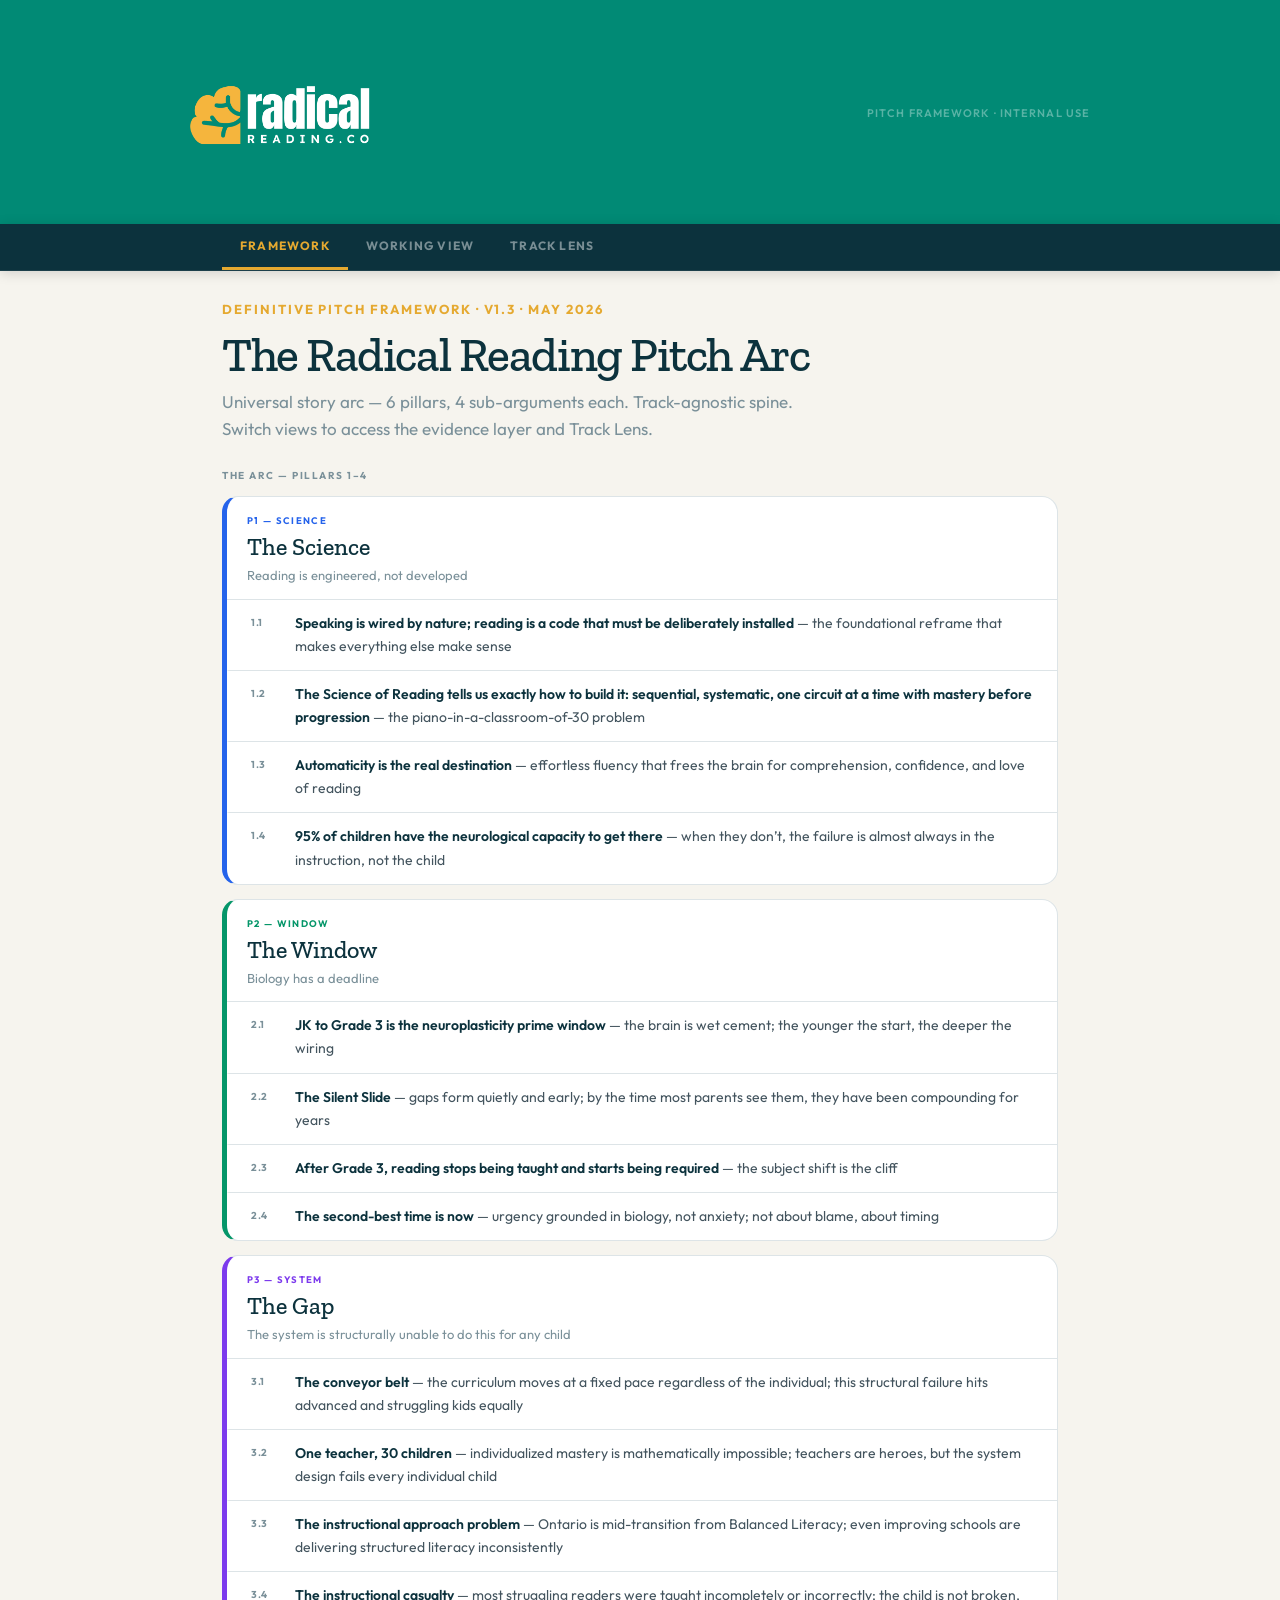
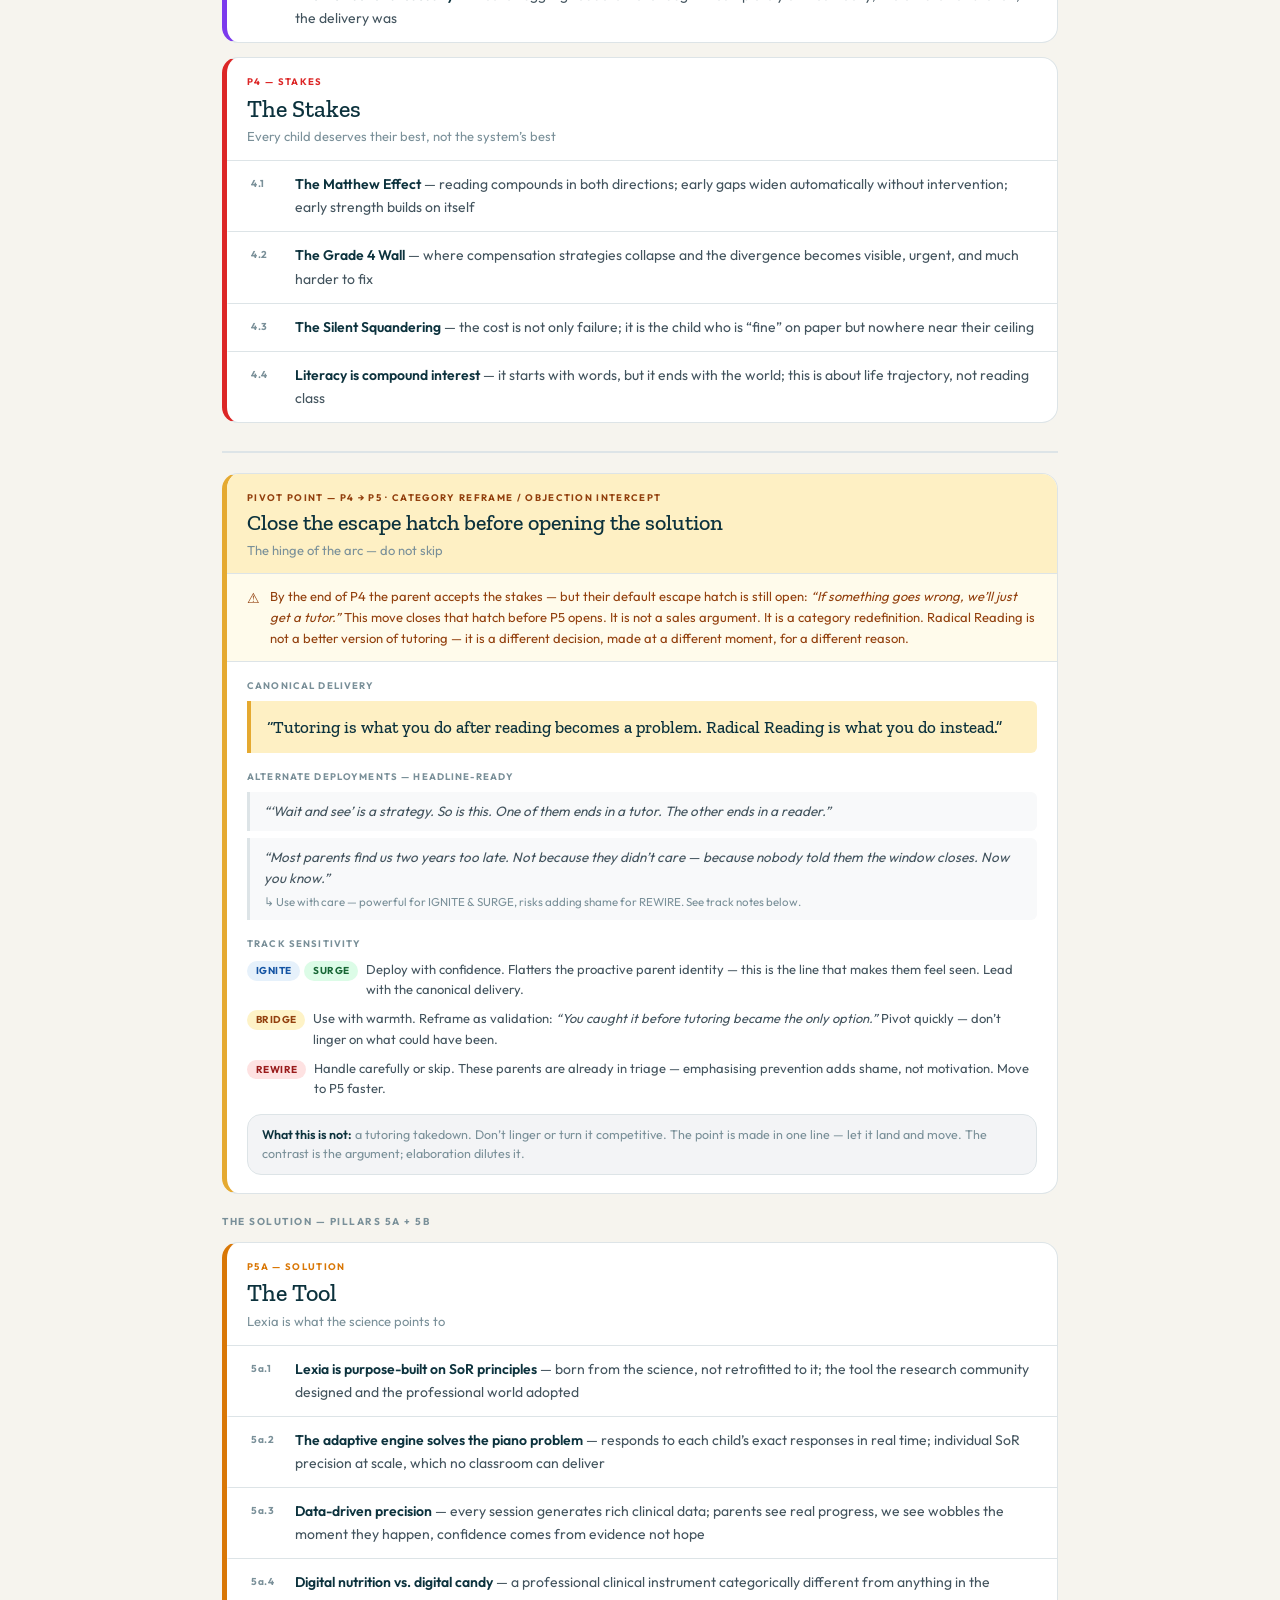
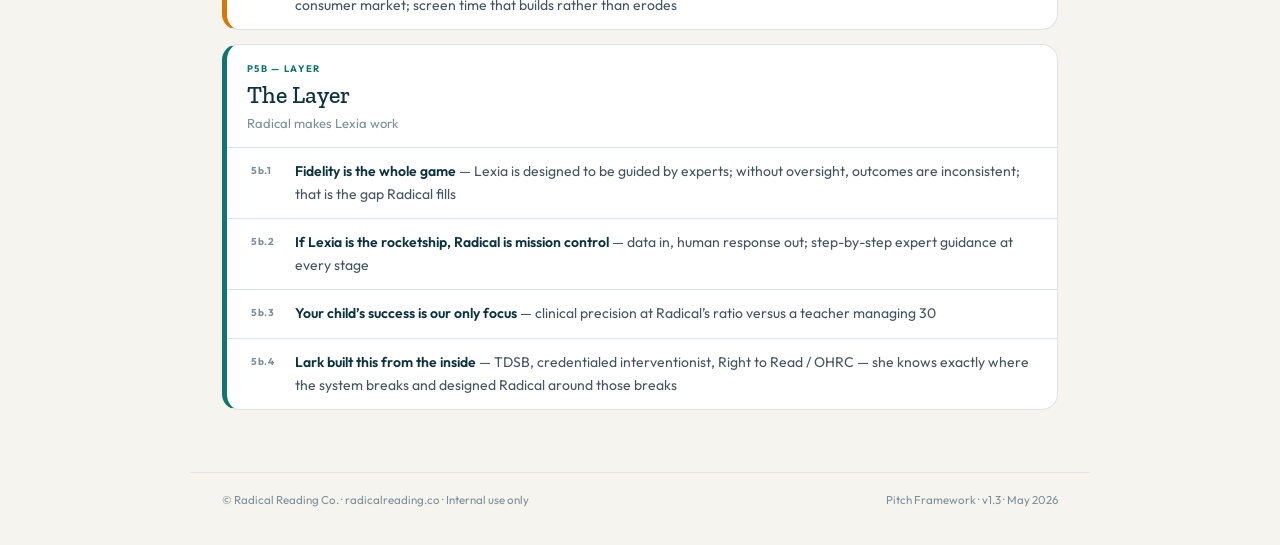
<file: radical-reading-pitch-framework-v1.3.html>
<!DOCTYPE html>
<html lang="en">
<head>
<meta charset="UTF-8">
<meta name="viewport" content="width=device-width, initial-scale=1.0">
<title>Radical Reading — Definitive Pitch Framework</title>
<link href="https://fonts.googleapis.com/css2?family=Zilla+Slab:wght@500&family=Dosis:wght@400;600&family=Outfit:wght@300;400;500;600;700&display=swap" rel="stylesheet">
<style>
:root {
  --jade: #018a75; --jade-accent: #0B9C7E;
  --frame: #0c323d; --azure: #0c323d;
  --amber: #e5a930; --amber-light: #FEF0C4;
  --cream: #f6f4ee; --white: #ffffff;
  --text: #43545e; --muted: #7a9099; --border: #dde4e7;
  --science: #2563EB;  --science-bg: #EFF6FF;
  --window:  #059669;  --window-bg:  #ECFDF5;
  --system:  #7C3AED;  --system-bg:  #F5F3FF;
  --stakes:  #DC2626;  --stakes-bg:  #FEF2F2;
  --solution:#D97706;  --solution-bg:#FFFBEB;
  --layer:   #0F766E;  --layer-bg:   #F0FDFA;
}
*{box-sizing:border-box;margin:0;padding:0}
body{font-family:"Outfit",sans-serif;background:var(--cream);color:var(--text);font-size:18px;line-height:1.6;-webkit-font-smoothing:antialiased}

/* HEADER */
.header{background:var(--jade);padding:24px 32px 20px}
.header-inner{max-width:900px;margin:0 auto;display:flex;align-items:center;justify-content:space-between;flex-wrap:wrap;gap:12px}
.brand img{height:auto;width:180px;display:block}
.header-tag{font-size:11px;font-weight:600;letter-spacing:0.1em;text-transform:uppercase;color:rgba(255,255,255,0.35)}

/* VIEW NAV */
.view-nav{background:var(--frame);border-bottom:1px solid rgba(255,255,255,0.07);position:sticky;top:0;z-index:100;box-shadow:0 2px 12px rgba(0,0,0,0.15)}
.view-nav-inner{max-width:900px;margin:0 auto;display:flex;padding:0 32px;overflow-x:auto;scrollbar-width:none}
.view-nav-inner::-webkit-scrollbar{display:none}
.vn-btn{background:none;border:none;color:rgba(255,255,255,0.45);font-family:"Outfit",sans-serif;font-size:12px;font-weight:700;letter-spacing:0.1em;text-transform:uppercase;padding:14px 18px;cursor:pointer;border-bottom:3px solid transparent;transition:all 0.18s;white-space:nowrap}
.vn-btn:hover{color:rgba(255,255,255,0.75)}
.vn-btn.active{color:var(--amber);border-bottom-color:var(--amber)}

/* MAIN */
.main{max-width:900px;margin:0 auto;padding:28px 32px 48px}

/* PAGE HEADER */
.page-kicker{font-size:13px;font-weight:700;letter-spacing:0.15em;text-transform:uppercase;color:var(--amber);margin-bottom:6px}
.page-title{font-family:"Zilla Slab",serif;font-weight:500;font-size:48px;color:var(--azure);line-height:1.2;letter-spacing:-0.03em;margin-bottom:6px}
.page-desc{font-size:17px;color:var(--muted);max-width:580px;line-height:1.55;margin-bottom:26px}

/* LEGEND */
.legend-bar{display:none;background:white;border:1px solid var(--border);border-radius:18px;padding:12px 16px;margin-bottom:22px;gap:24px;flex-wrap:wrap;align-items:flex-start}
.working .legend-bar{display:flex}
.legend-group{display:flex;flex-direction:column;gap:6px}
.legend-label{font-size:9.5px;font-weight:700;letter-spacing:0.12em;text-transform:uppercase;color:var(--muted)}
.legend-pills{display:flex;flex-wrap:wrap;gap:5px}

/* TRACK LENS UI */
.track-lens-ui{display:none;margin-bottom:22px}
.lens .track-lens-ui{display:block}
.track-sel{display:flex;gap:7px;flex-wrap:wrap;margin-bottom:14px}
.ts-btn{font-size:11px;font-weight:700;letter-spacing:0.06em;text-transform:uppercase;padding:7px 16px;border-radius:20px;border:2px solid;cursor:pointer;transition:all 0.15s;font-family:"Outfit",sans-serif}
.lens-card{background:white;border-radius:18px;border:1px solid var(--border);border-left:5px solid;overflow:hidden}
.lc-head{padding:14px 18px 12px;border-bottom:1px solid var(--border);display:flex;align-items:baseline;gap:12px}
.lc-track{font-size:13px;font-weight:700;letter-spacing:0.06em;text-transform:uppercase}
.lc-desc{font-size:12px;color:var(--muted)}
.lc-grid{display:grid;grid-template-columns:1fr 1fr}
.lc-cell{padding:11px 18px;border-bottom:1px solid var(--border)}
.lc-cell:first-child{border-right:1px solid var(--border)}
.lc-lbl{font-size:9.5px;font-weight:700;letter-spacing:0.12em;text-transform:uppercase;color:var(--muted);margin-bottom:3px}
.lc-val{font-size:13px;color:var(--text);line-height:1.5}
.lc-p4{padding:11px 18px;border-bottom:1px solid var(--border)}
.lc-cta{padding:14px 18px;background:var(--azure)}
.lc-cta .lc-lbl{color:var(--amber);margin-bottom:5px}
.lc-cta .lc-val{font-family:"Zilla Slab",serif;font-weight:500;font-size:17px;color:white;line-height:1.4}

/* ARC LABELS */
.arc-label{font-size:10px;font-weight:700;letter-spacing:0.15em;text-transform:uppercase;color:var(--muted);margin-bottom:12px}
.arc-rule{border:none;border-top:2px solid var(--border);margin:28px 0 20px}

/* PIVOT CARD */
.pivot-card{background:white;border-radius:16px;border:1px solid var(--border);border-left:5px solid var(--amber);margin-bottom:20px;overflow:hidden}
.pivot-head{padding:16px 20px 13px;border-bottom:1px solid var(--border);background:var(--amber-light)}
.pivot-kicker{font-size:9.5px;font-weight:700;letter-spacing:0.14em;text-transform:uppercase;color:#92400E;margin-bottom:5px}
.pivot-name{font-family:"Zilla Slab",serif;font-weight:500;font-size:22px;color:var(--azure);line-height:1.2;margin-bottom:3px}
.pivot-tag{font-size:13px;color:var(--muted)}
.pivot-alert{padding:12px 20px;border-bottom:1px solid var(--border);background:#FFFBEB;font-size:13px;color:#92400E;display:flex;gap:10px;align-items:flex-start;line-height:1.6}
.pivot-alert-icon{flex-shrink:0;font-size:14px;margin-top:1px}
.pivot-body{padding:16px 20px 18px}
.pivot-section-label{font-size:9.5px;font-weight:700;letter-spacing:0.12em;text-transform:uppercase;color:var(--muted);margin-bottom:8px;margin-top:16px}
.pivot-section-label:first-child{margin-top:0}
.pivot-canonical{font-family:"Zilla Slab",serif;font-weight:500;font-size:17px;color:var(--azure);line-height:1.55;padding:13px 16px;background:var(--amber-light);border-left:4px solid var(--amber);border-radius:0 6px 6px 0;margin-bottom:2px}
.pivot-alt-list{list-style:none;display:flex;flex-direction:column;gap:7px}
.pivot-alt-item{font-size:13.5px;color:var(--text);padding:9px 14px;background:#F8F9FA;border-left:3px solid var(--border);border-radius:0 6px 6px 0;line-height:1.55}
.pivot-alt-note{font-size:11.5px;color:var(--muted);display:block;margin-top:4px}
.pivot-track-grid{display:flex;flex-direction:column;gap:9px}
.pivot-track-row{display:flex;gap:8px;align-items:flex-start;font-size:13px;color:var(--text);line-height:1.55}
.pivot-track-badges{display:flex;gap:4px;flex-shrink:0;margin-top:2px}
.pivot-caution{margin-top:16px;padding:10px 14px;border:1px solid var(--border);border-radius:14px;background:#F3F4F6;font-size:12.5px;color:var(--muted);line-height:1.55}
.pivot-caution strong{color:var(--azure);font-weight:600}

/* PILLAR CARDS */
.pillar-card{background:white;border-radius:16px;border:1px solid var(--border);border-left:5px solid;margin-bottom:14px;overflow:hidden;transition:transform 0.14s,box-shadow 0.14s}
.pillar-card:hover{transform:translateY(-2px);box-shadow:0 6px 22px rgba(0,0,0,0.08)}
.pillar-head{padding:16px 20px 13px;border-bottom:1px solid var(--border)}
.pillar-kicker{font-size:9.5px;font-weight:700;letter-spacing:0.14em;text-transform:uppercase;margin-bottom:5px}
.pillar-name{font-family:"Zilla Slab",serif;font-weight:500;font-size:24px;color:var(--azure);line-height:1.2;margin-bottom:3px}
.pillar-tag{font-size:13px;color:var(--muted)}

/* ARG ITEMS */
.arg-list{list-style:none}
.arg-item{padding:12px 20px 12px 22px;border-bottom:1px solid var(--border);border-left:3px solid transparent;margin-left:-1px;transition:opacity 0.22s,border-color 0.22s,background 0.22s}
.arg-item:last-child{border-bottom:none}
.arg-row{display:flex;gap:12px}
.arg-num{font-size:10px;font-weight:700;letter-spacing:0.05em;color:var(--muted);min-width:32px;padding-top:3px;flex-shrink:0}
.arg-body{flex:1}
.arg-entry-badge{display:none;font-size:9px;font-weight:700;letter-spacing:0.1em;text-transform:uppercase;padding:2px 8px;border-radius:4px;margin-bottom:5px}
.arg-text{font-size:14px;line-height:1.65;color:var(--text)}
.arg-text strong{font-weight:600;color:var(--azure)}

/* WORK META */
.work-meta{display:none;margin-top:8px;flex-wrap:wrap;gap:5px;align-items:center}
.working .work-meta,.lens .work-meta{display:flex}
.meta-track-badges{display:flex;gap:4px;flex-wrap:wrap}
.working .meta-track-badges{display:flex}
.lens .meta-track-badges{display:none}
.meta-sep{width:1px;height:13px;background:var(--border);margin:0 3px;align-self:center;flex-shrink:0}
.working .meta-sep{display:block}
.lens .meta-sep{display:none}
.meta-ev-chips{display:flex;gap:4px;flex-wrap:wrap}

/* PILLS */
.pill{display:inline-block;font-size:10px;font-weight:700;letter-spacing:0.04em;padding:2px 9px;border-radius:20px;white-space:nowrap}
.pill-IGNITE{background:#E6F1FB;color:#1454A3}
.pill-SURGE {background:#DCFCE7;color:#166534}
.pill-BRIDGE{background:#FEF3C7;color:#92400E}
.pill-REWIRE{background:#FEE2E2;color:#991B1B}
.pill-stat    {background:#FFFBEB;color:#92400E}
.pill-analogy {background:#F5F3FF;color:#5B21B6}
.pill-clinical{background:#ECFDF5;color:#065F46}
.pill-Lark    {background:#FFF1F2;color:#9F1239}
.pill-concept {background:#F3F4F6;color:#4B5563;border:1px solid #E5E7EB}
.ev-chip{cursor:pointer;border:none;font-family:"Outfit",sans-serif;transition:opacity 0.14s}
.ev-chip:hover{opacity:0.75}
.ev-chip.active{outline:2px solid currentColor;outline-offset:1px}

/* EVIDENCE DRAWER */
.ev-drawer{display:none;margin-top:9px;padding:10px 14px;background:var(--amber-light);border-left:3px solid var(--amber);border-radius:0 8px 8px 0}
.ev-drawer-label{font-size:9px;font-weight:700;letter-spacing:0.12em;text-transform:uppercase;color:var(--azure);margin-bottom:4px}
.ev-drawer-text{font-size:12.5px;color:var(--text);line-height:1.65}

/* FOOTER */
.doc-footer{max-width:900px;margin:0 auto;padding:18px 32px 36px;display:flex;justify-content:space-between;align-items:center;border-top:1px solid var(--border);font-size:11.5px;color:var(--muted);flex-wrap:wrap;gap:8px}

@media(max-width:640px){
  .main{padding:20px 16px 40px}
  .lc-grid{grid-template-columns:1fr}
  .lc-cell:first-child{border-right:none}
  .header{padding:18px 16px}
  .view-nav-inner{padding:0 16px}
  .vn-btn{padding:12px 12px;font-size:11px;letter-spacing:0.06em}
  .doc-footer{padding:16px 16px 30px;flex-direction:column;text-align:center}
}
</style>
</head>
<body class="framework">

<div class="header">
  <div class="header-inner">
    <div class="brand"><img src="Radical Reading Logo Horiz on Dark.png" alt="Radical Reading Co."></div>
    <div class="header-tag">Pitch Framework · Internal Use</div>
  </div>
</div>

<div class="view-nav">
  <div class="view-nav-inner">
    <button class="vn-btn active" onclick="setView('framework')">Framework</button>
    <button class="vn-btn" onclick="setView('working')">Working View</button>
    <button class="vn-btn" onclick="setView('lens')">Track Lens</button>
  </div>
</div>

<div class="main">
  <div class="page-kicker">Definitive Pitch Framework · v1.3 · May 2026</div>
  <div class="page-title">The Radical Reading Pitch Arc</div>
  <div class="page-desc">Universal story arc — 6 pillars, 4 sub-arguments each. Track-agnostic spine. Switch views to access the evidence layer and Track Lens.</div>

  <div class="legend-bar">
    <div class="legend-group">
      <div class="legend-label">Track emphasis — primary</div>
      <div class="legend-pills">
        <span class="pill pill-IGNITE">IGNITE</span>
        <span class="pill pill-SURGE">SURGE</span>
        <span class="pill pill-BRIDGE">BRIDGE</span>
        <span class="pill pill-REWIRE">REWIRE</span>
      </div>
    </div>
    <div class="legend-group">
      <div class="legend-label">Evidence type — click to expand</div>
      <div class="legend-pills">
        <span class="pill pill-stat">stat</span>
        <span class="pill pill-analogy">analogy</span>
        <span class="pill pill-clinical">clinical</span>
        <span class="pill pill-Lark">Lark</span>
        <span class="pill pill-concept">concept</span>
      </div>
    </div>
  </div>

  <div class="track-lens-ui">
    <div class="track-sel" id="track-sel"></div>
    <div id="lens-card"></div>
  </div>

  <div id="pillars"></div>
</div>

<div class="doc-footer">
  <span>© Radical Reading Co. · radicalreading.co · Internal use only</span>
  <span>Pitch Framework · v1.3 · May 2026</span>
</div>

<script>
const trackProfiles={
  IGNITE:{color:"#1454A3",bg:"#E6F1FB",border:"#2563EB",desc:"Starting out in JK\u2013SK · The Architect",entry:"2.1",entryLabel:"P2.1 \u2014 the wet cement window; SK is prime time",frame:"Aspiration · optimization",p4:"Lead with 4.3 (Silent Squandering) then 4.4 \u2014 fear arguments are secondary for this parent",cta:"Install the wiring at the ideal age \u2014 blank slate, perfect start, don\u2019t leave it to chance"},
  SURGE:{color:"#166534",bg:"#DCFCE7",border:"#059669",desc:"Doing \u201cfine\u201d in Grades 1\u20133 · The Achiever",entry:"4.3",entryLabel:"P4.3 \u2014 \u201cfine is a floor, not a ceiling\u201d",frame:"Aspiration · ceiling removal",p4:"Lead with 4.3 (Silent Squandering) + 4.4 (Compound interest) \u2014 Grade 4 Wall as insurance, not alarm",cta:"Remove the ceiling \u2014 go from fine to full potential in 15 minutes a day"},
  BRIDGE:{color:"#92400E",bg:"#FEF3C7",border:"#D97706",desc:"Something feels off in Grades 1\u20133 · The Worrier",entry:"3.4",entryLabel:"P3.4 \u2014 validation: the instructional casualty reframe",frame:"Validation · urgent hope",p4:"Lead with 4.1 (Matthew Effect) + 4.2 (Grade 4 Wall) \u2014 fear first, pivot fast to solvability",cta:"Find the gaps in the data, close them fast, get them surging"},
  REWIRE:{color:"#991B1B",bg:"#FEE2E2",border:"#DC2626",desc:"Struggling in Grades 2\u20134 · The Fighter",entry:"1.4",entryLabel:"P1.4 \u2014 your child is not broken",frame:"Relief · rescue",p4:"Lead with fear urgently (4.1, 4.2) \u2014 but pivot to solvability fast; despair is never on-brand",cta:"Assess what\u2019s happening, rewire what\u2019s broken, restore the confidence that should have been there all along"}
};

const pillars=[
{num:"P1",name:"The Science",tag:"Reading is engineered, not developed",color:"var(--science)",kicker:"science",
args:[
{n:"1.1",text:"Speaking is wired by nature; reading is a code that must be deliberately installed \u2014 the foundational reframe that makes everything else make sense",tracks:["IGNITE","SURGE","BRIDGE","REWIRE"],ev:[{t:"analogy",c:"\u201cWe are born wired to talk and walk. We are not born wired to read.\u201d The reframe: speaking is biological instinct; reading is a ~5,000-year-old technology the brain must be deliberately rewired for."},{t:"concept",c:"Until a parent accepts this reframe, none of the other arguments land. This is the door opener \u2014 the one argument that must work before anything else can."}]},
{n:"1.2",text:"The Science of Reading tells us exactly how to build it: sequential, systematic, one circuit at a time with mastery before progression \u2014 the piano-in-a-classroom-of-30 problem",tracks:["IGNITE","SURGE","BRIDGE","REWIRE"],ev:[{t:"analogy",c:"Imagine teaching piano to 30 kids simultaneously in one room. That\u2019s what classroom reading instruction requires \u2014 one teacher, one pace, 30 different brains at 30 different points."},{t:"concept",c:"SoR isn\u2019t just a diagnosis of the problem \u2014 it\u2019s a precise prescription: explicit, systematic, sequential phonics instruction, each skill fully mastered before the next is introduced."}]},
{n:"1.3",text:"Automaticity is the real destination \u2014 effortless fluency that frees the brain for comprehension, confidence, and love of reading",tracks:["SURGE","IGNITE"],ev:[{t:"clinical",c:"When decoding becomes automatic, working memory load drops to near zero. Cognitive bandwidth shifts entirely to comprehension and meaning-making. This is when reading stops being work."},{t:"concept",c:"\u201cWhen the friction disappears, the confidence appears.\u201d Cause and effect in six words. The mechanism, not the aspiration, is the argument."}]},
{n:"1.4",text:"95% of children have the neurological capacity to get there \u2014 when they don\u2019t, the failure is almost always in the instruction, not the child",tracks:["BRIDGE","REWIRE"],ev:[{t:"stat",c:"95%: Harvard researcher Catherine Snow. Removes shame, installs agency. The failure is instructional, not neurological \u2014 which means it is fixable, rapidly, with the right approach."},{t:"Lark",c:"\u201cYour child isn\u2019t broken. They are an instructional casualty.\u201d Core reframe for BRIDGE and REWIRE parents who have been told to wait and see."}]}
]},
{num:"P2",name:"The Window",tag:"Biology has a deadline",color:"var(--window)",kicker:"window",
args:[
{n:"2.1",text:"JK to Grade 3 is the neuroplasticity prime window \u2014 the brain is wet cement; the younger the start, the deeper the wiring",tracks:["IGNITE"],ev:[{t:"clinical",c:"JK\u2013Grade 3: highest-yield window for phonological pathway formation. Neural pathways built in this window are more durable, more automatic, and harder to displace with compensatory habits."},{t:"analogy",c:"\u201cThe brain is wet cement. What you build in JK\u2013Grade 3 sets permanently. Waiting is not neutral \u2014 it is a choice to pour concrete on a messier foundation.\u201d"}]},
{n:"2.2",text:"The Silent Slide \u2014 gaps form quietly and early; by the time most parents see them, they have been compounding for years",tracks:["BRIDGE","REWIRE"],ev:[{t:"Lark",c:"Blog: \u201cThe Silent Slide: Why Early Reading Struggles Often Go Unnoticed.\u201d The child appears fine \u2014 compensating with memorization, picture cues, context guessing. The gap is invisible until Grade 4."},{t:"concept",c:"The silence is the danger. A struggling child who is also a coper hides the gap from teachers and parents. The mask comes off at Grade 4 when strategies stop working."}]},
{n:"2.3",text:"After Grade 3, reading stops being taught and starts being required \u2014 the subject shift is the cliff",tracks:["BRIDGE","REWIRE","SURGE"],ev:[{t:"concept",c:"Before Grade 4: learning to read. After Grade 4: reading to learn. Comprehension demands, vocabulary load, and text complexity all spike simultaneously. A child without automaticity hits this hard."},{t:"stat",c:"Up to 60% of Grade 4 students are not proficient readers. (NAEP / EQAO data). The cliff is real, and most families don\u2019t see it coming."}]},
{n:"2.4",text:"The second-best time is now \u2014 urgency grounded in biology, not anxiety; not about blame, about timing",tracks:["IGNITE","SURGE","BRIDGE","REWIRE"],ev:[{t:"Lark",c:"\u201cThe best time to start was JK. The second-best time is now.\u201d Removes guilt, installs forward motion. The window is narrowing, not closed \u2014 a reason to act, not to despair."},{t:"concept",c:"System change takes years. Childhood happens now. This urgency is biological and honest \u2014 not manufactured. That distinction matters for the brand."}]}
]},
{num:"P3",name:"The Gap",tag:"The system is structurally unable to do this for any child",color:"var(--system)",kicker:"system",
args:[
{n:"3.1",text:"The conveyor belt \u2014 the curriculum moves at a fixed pace regardless of the individual; this structural failure hits advanced and struggling kids equally",tracks:["IGNITE","SURGE","BRIDGE","REWIRE"],ev:[{t:"analogy",c:"The conveyor belt cannot stop for one child without stopping for all 30. A child who needs more time gets a gap. A child who needs more challenge gets bored. Both lose \u2014 invisibly."},{t:"concept",c:"Coverage vs. mastery: reading is the one subject that cannot afford gaps \u2014 but the system is architecturally designed to create them. This is not incompetence; it is geometry."}]},
{n:"3.2",text:"One teacher, 30 children \u2014 individualized mastery is mathematically impossible; teachers are heroes, but the system design fails every individual child",tracks:["IGNITE","SURGE","BRIDGE","REWIRE"],ev:[{t:"concept",c:"This is not a teacher failure \u2014 it is a structural one. A skilled, dedicated teacher with 30 children cannot deliver the individualized, sequential, mastery-based instruction that reading requires. The math does not work."},{t:"analogy",c:"Imagine a doctor seeing 30 patients simultaneously with one prescription for all of them. That\u2019s what one-pace classroom reading asks of a teacher. The heroes are real. The constraint is structural."}]},
{n:"3.3",text:"The instructional approach problem \u2014 Ontario is mid-transition from Balanced Literacy; even improving schools are delivering structured literacy inconsistently",tracks:["BRIDGE","REWIRE"],ev:[{t:"Lark",c:"Lark contributed directly to Ontario\u2019s Right to Read inquiry and OHRC report. She helped rewrite the curriculum \u2014 and watched implementation falter. She knows the gap from the inside."},{t:"clinical",c:"Ontario now mandates structured literacy \u2014 but fidelity varies sharply by school and teacher. A child\u2019s reading outcome is currently a postcode lottery. Radical removes the lottery."}]},
{n:"3.4",text:"The instructional casualty \u2014 most struggling readers were taught incompletely or incorrectly; the child is not broken, the delivery was",tracks:["BRIDGE","REWIRE"],ev:[{t:"Lark",c:"\u201cYour child isn\u2019t broken. They are an instructional casualty.\u201d Light REWIRE: casualty of bad instruction, correction rapid (3\u20136 months). Dark REWIRE: true hardware issue, longer road."},{t:"concept",c:"Guessing and compensation strategies \u2014 picture cues, context, memorization \u2014 mask the gap until Grade 4, when they stop working and the cracks become undeniable."}]}
]},
{num:"P4",name:"The Stakes",tag:"Every child deserves their best, not the system\u2019s best",color:"var(--stakes)",kicker:"stakes",
args:[
{n:"4.1",text:"The Matthew Effect \u2014 reading compounds in both directions; early gaps widen automatically without intervention; early strength builds on itself",tracks:["BRIDGE","REWIRE"],ev:[{t:"concept",c:"Stanovich (1986): strong early readers read more, build vocabulary faster, widen the gap automatically. Weak readers avoid reading, fall further behind. The divergence is self-perpetuating and accelerating."},{t:"stat",c:"Children who are poor readers at Grade 1 end have a ~90% chance of remaining poor readers at Grade 4. (Juel, 1988). Gaps do not self-correct \u2014 they compound."}]},
{n:"4.2",text:"The Grade 4 Wall \u2014 where compensation strategies collapse and the divergence becomes visible, urgent, and much harder to fix",tracks:["BRIDGE","REWIRE","SURGE"],ev:[{t:"concept",c:"The Wall: curriculum shifts from \u201clearning to read\u201d to \u201creading to learn.\u201d A child relying on guessing hits this hard and visibly \u2014 for the first time, their strategy stops working."},{t:"stat",c:"~30% of Ontario Grade 3s don\u2019t meet the EQAO standard. Before we even ask the mastery question \u2014 what\u2019s possible, not just what\u2019s passing."}]},
{n:"4.3",text:"The Silent Squandering \u2014 the cost is not only failure; it is the child who is \u201cfine\u201d on paper but nowhere near their ceiling",tracks:["SURGE","IGNITE"],ev:[{t:"Lark",c:"\u201cSilent squandering\u201d \u2014 Lark\u2019s term. The Coaster: B\u2019s, doesn\u2019t love reading, probably memorizing not decoding. The school says fine. We say: let\u2019s build their skills so they love reading."},{t:"concept",c:"\u201cDon\u2019t set your child up for average. Wire them for potential.\u201d Meeting expectations is a floor, not a ceiling. The aspiration argument for parents whose children appear fine."}]},
{n:"4.4",text:"Literacy is compound interest \u2014 it starts with words, but it ends with the world; this is about life trajectory, not reading class",tracks:["IGNITE","SURGE","BRIDGE","REWIRE"],ev:[{t:"concept",c:"\u201cIt starts with words. But it ends with the world.\u201d Best as a closing line. The contrast between the small (words) and the enormous (the world) is emotionally resonant and stays."},{t:"analogy",c:"\u201cReading is not a subject. It is the foundation of critical thinking and modern life.\u201d Every subject, career, and civic participation depends on it. Reading is the operating system."}]}
]},
{num:"P5a",name:"The Tool",tag:"Lexia is what the science points to",color:"var(--solution)",kicker:"solution",
args:[
{n:"5a.1",text:"Lexia is purpose-built on SoR principles \u2014 born from the science, not retrofitted to it; the tool the research community designed and the professional world adopted",tracks:["IGNITE","SURGE","BRIDGE","REWIRE"],ev:[{t:"clinical",c:"Developed through Johns Hopkins and Boston Children\u2019s Hospital. 20,000+ schools. 3.7M kids last year. 20 gold-standard studies. ESSA Strong. #1 SoR expert choice. Vetted by Ontario Right to Read / OHRC."},{t:"concept",c:"Lexia wasn\u2019t adapted to the science after the fact. It was built from SoR principles from day one \u2014 the science in software form. That\u2019s a categorically different and stronger claim."}]},
{n:"5a.2",text:"The adaptive engine solves the piano problem \u2014 responds to each child\u2019s exact responses in real time; individual SoR precision at scale, which no classroom can deliver",tracks:["IGNITE","SURGE","BRIDGE","REWIRE"],ev:[{t:"clinical",c:"Assessment Without Testing\u00ae: real-time tracking, flags potential challenges years before the school system would. Wobble \u2192 structured instruction sub-path. Master \u2192 instant acceleration. No gap left."},{t:"concept",c:"The piano problem, solved. 30 kids in a room \u2192 one pace. Lexia \u2192 each child\u2019s own pace, own path, in real time. This is the mechanism that makes SoR precision possible at home."}]},
{n:"5a.3",text:"Data-driven precision \u2014 every session generates rich clinical data; parents see real progress, we see wobbles the moment they happen, confidence comes from evidence not hope",tracks:["IGNITE","SURGE","BRIDGE","REWIRE"],ev:[{t:"clinical",c:"Lexia generates granular data on every interaction \u2014 skill by skill, session by session. This is the clinical infrastructure that makes individualized intervention possible and progress visible."},{t:"concept",c:"School report cards are vague. Our monthly reports are granular. Parents stop guessing whether progress is happening \u2014 they see exactly what has been mastered and what comes next."}]},
{n:"5a.4",text:"Digital nutrition vs. digital candy \u2014 a professional clinical instrument categorically different from anything in the consumer market; screen time that builds rather than erodes",tracks:["IGNITE","SURGE"],ev:[{t:"analogy",c:"\u201cMost screen time sedates. Lexia builds.\u201d 15\u201320 min/day, 4\u20135 days/week. Short intense daily bursts build pathways faster than long weekly sessions. Then back to being an analog kid."},{t:"concept",c:"Only educational organizations can license Lexia directly. Radical brings institutional-grade clinical software to individual families \u2014 a genuine access story, not just a product."}]}
]},
{num:"P5b",name:"The Layer",tag:"Radical makes Lexia work",color:"var(--layer)",kicker:"layer",
args:[
{n:"5b.1",text:"Fidelity is the whole game \u2014 Lexia is designed to be guided by experts; without oversight, outcomes are inconsistent; that is the gap Radical fills",tracks:["IGNITE","SURGE","BRIDGE","REWIRE"],ev:[{t:"Lark",c:"\u201cIn education, fidelity is the ability to deliver a program the way it was intended. I founded Radical Reading to give parents a way to bypass the uneven results of the school system.\u201d"},{t:"concept",c:"The software is the instrument. Fidelity is what makes it play in tune. Lexia without expert oversight is a clinical tool without a clinician \u2014 possible to run, but structurally underperforming."}]},
{n:"5b.2",text:"If Lexia is the rocketship, Radical is mission control \u2014 data in, human response out; step-by-step expert guidance at every stage",tracks:["IGNITE","SURGE","BRIDGE","REWIRE"],ev:[{t:"analogy",c:"\u201cIf Lexia is the rocketship, Radical is your mission control.\u201d Clear, memorable, accurate \u2014 the roles are complementary, neither works without the other at full power."},{t:"concept",c:"The Radical Boost: when Lexia flags a stuck point, Radical deploys a targeted 1:1 session to spot-weld the exact loose wire and restore momentum. The safety net that prevents wobbles becoming gaps."}]},
{n:"5b.3",text:"Your child\u2019s success is our only focus \u2014 clinical precision at Radical\u2019s ratio versus a teacher managing 30",tracks:["IGNITE","SURGE","BRIDGE","REWIRE"],ev:[{t:"concept",c:"Every child, every week: we review the data. We see wobbles the moment they happen and act before they become gaps. A teacher managing 30 cannot do this structurally. We can \u2014 it is our only job."},{t:"stat",c:"Private tutoring: $80/hr+, general, no data, once a week. Radical: $119/month, adaptive daily learning, granular monthly reports, precision clinical intervention when needed."}]},
{n:"5b.4",text:"Lark built this from the inside \u2014 TDSB, credentialed interventionist, Right to Read / OHRC \u2014 she knows exactly where the system breaks and designed Radical around those breaks",tracks:["IGNITE","SURGE","BRIDGE","REWIRE"],ev:[{t:"Lark",c:"TDSB teacher. Credentialed literacy interventionist. Contributor to Ontario\u2019s Right to Read inquiry and OHRC report. She helped rewrite the curriculum \u2014 then built Radical because the system still can\u2019t move at the speed of childhood."},{t:"concept",c:"\u201cSystem change takes years. Childhood happens now.\u201d The origin story of Radical Reading in one line \u2014 and the most honest version of why this exists."}]}
]}
];

let currentTrack="IGNITE";

function fmt(text){
  const i=text.indexOf(" \u2014 ");
  if(i>0) return"<strong>"+text.slice(0,i)+"</strong> \u2014 "+text.slice(i+3);
  return text;
}

function renderPillars(){
  let html="";
  pillars.forEach((p,pi)=>{
    if(pi===0) html+="<div class=\"arc-label\">The Arc \u2014 Pillars 1\u20134</div>";
    if(pi===4){
      const pivotHTML=`<hr class="arc-rule"><div class="pivot-card"><div class="pivot-head"><div class="pivot-kicker">Pivot Point &mdash; P4 &rarr; P5 &middot; Category Reframe / Objection Intercept</div><div class="pivot-name">Close the escape hatch before opening the solution</div><div class="pivot-tag">The hinge of the arc &mdash; do not skip</div></div><div class="pivot-alert"><span class="pivot-alert-icon">&#9888;&#xFE0E;</span><span>By the end of P4 the parent accepts the stakes &mdash; but their default escape hatch is still open: <em>&ldquo;If something goes wrong, we&rsquo;ll just get a tutor.&rdquo;</em> This move closes that hatch before P5 opens. It is not a sales argument. It is a category redefinition. Radical Reading is not a better version of tutoring &mdash; it is a different decision, made at a different moment, for a different reason.</span></div><div class="pivot-body"><div class="pivot-section-label">Canonical delivery</div><div class="pivot-canonical">&ldquo;Tutoring is what you do after reading becomes a problem. Radical Reading is what you do instead.&rdquo;</div><div class="pivot-section-label">Alternate deployments &mdash; headline-ready</div><ul class="pivot-alt-list"><li class="pivot-alt-item"><em>&ldquo;&lsquo;Wait and see&rsquo; is a strategy. So is this. One of them ends in a tutor. The other ends in a reader.&rdquo;</em></li><li class="pivot-alt-item"><em>&ldquo;Most parents find us two years too late. Not because they didn&rsquo;t care &mdash; because nobody told them the window closes. Now you know.&rdquo;</em><span class="pivot-alt-note">&#8627; Use with care &mdash; powerful for IGNITE &amp; SURGE, risks adding shame for REWIRE. See track notes below.</span></li></ul><div class="pivot-section-label">Track sensitivity</div><div class="pivot-track-grid"><div class="pivot-track-row"><div class="pivot-track-badges"><span class="pill pill-IGNITE">IGNITE</span><span class="pill pill-SURGE">SURGE</span></div><span>Deploy with confidence. Flatters the proactive parent identity &mdash; this is the line that makes them feel seen. Lead with the canonical delivery.</span></div><div class="pivot-track-row"><div class="pivot-track-badges"><span class="pill pill-BRIDGE">BRIDGE</span></div><span>Use with warmth. Reframe as validation: <em>&ldquo;You caught it before tutoring became the only option.&rdquo;</em> Pivot quickly &mdash; don&rsquo;t linger on what could have been.</span></div><div class="pivot-track-row"><div class="pivot-track-badges"><span class="pill pill-REWIRE">REWIRE</span></div><span>Handle carefully or skip. These parents are already in triage &mdash; emphasising prevention adds shame, not motivation. Move to P5 faster.</span></div></div><div class="pivot-caution"><strong>What this is not:</strong> a tutoring takedown. Don&rsquo;t linger or turn it competitive. The point is made in one line &mdash; let it land and move. The contrast is the argument; elaboration dilutes it.</div></div></div><div class="arc-label">The Solution \u2014 Pillars 5a + 5b</div>`;
      html+=pivotHTML;
    }
    html+="<div class=\"pillar-card\" style=\"border-left-color:"+p.color+"\"><div class=\"pillar-head\"><div class=\"pillar-kicker\" style=\"color:"+p.color+"\">"+p.num+" \u2014 "+p.kicker+"</div><div class=\"pillar-name\">"+p.name+"</div><div class=\"pillar-tag\">"+p.tag+"</div></div><ul class=\"arg-list\">";
    p.args.forEach((a,ai)=>{
      const uid=pi+"-"+ai;
      const badges=a.tracks.map(t=>"<span class=\"pill pill-"+t+"\">"+t+"</span>").join("");
      const chips=a.ev.map((e,ei)=>"<button class=\"pill pill-"+e.t+" ev-chip\" onclick=\"toggleDrawer(\'"+uid+"-"+ei+"\',this)\">"+e.t+"</button>").join("");
      const drawers=a.ev.map((e,ei)=>"<div class=\"ev-drawer\" id=\"dr-"+uid+"-"+ei+"\"><div class=\"ev-drawer-label\">"+e.t+"</div><div class=\"ev-drawer-text\">"+e.c+"</div></div>").join("");
      html+="<li class=\"arg-item\" id=\"li-"+uid+"\" data-tracks=\""+a.tracks.join(",")+"\"><div class=\"arg-row\"><span class=\"arg-num\">"+a.n+"</span><div class=\"arg-body\"><div id=\"eb-"+uid+"\" class=\"arg-entry-badge\"></div><div class=\"arg-text\">"+fmt(a.text)+"</div><div class=\"work-meta\"><div class=\"meta-track-badges\">"+badges+"</div><span class=\"meta-sep\"></span><div class=\"meta-ev-chips\">"+chips+"</div></div>"+drawers+"</div></div></li>";
    });
    html+="</ul></div>";
  });
  document.getElementById("pillars").innerHTML=html;
}

function renderTrackSel(){
  document.getElementById("track-sel").innerHTML=Object.entries(trackProfiles).map(([k,v])=>{
    const active=k===currentTrack;
    return"<button class=\"ts-btn\" data-track=\""+k+"\" style=\"border-color:"+v.border+";color:"+v.color+";background:"+(active?v.bg:"white")+";font-weight:"+(active?700:600)+"\" onclick=\"setTrack(\'"+k+"\')\">"+k+"</button>";
  }).join("");
}

function renderLensCard(tid){
  const t=trackProfiles[tid];
  document.getElementById("lens-card").innerHTML="<div class=\"lens-card\" style=\"border-left-color:"+t.border+"\"><div class=\"lc-head\"><span class=\"lc-track\" style=\"color:"+t.color+"\">"+tid+"</span><span class=\"lc-desc\">"+t.desc+"</span></div><div class=\"lc-grid\"><div class=\"lc-cell\"><div class=\"lc-lbl\">Entry point</div><div class=\"lc-val\">"+t.entryLabel+"</div></div><div class=\"lc-cell\"><div class=\"lc-lbl\">Emotional frame</div><div class=\"lc-val\">"+t.frame+"</div></div></div><div class=\"lc-p4\"><div class=\"lc-lbl\">P4 weight</div><div class=\"lc-val\">"+t.p4+"</div></div><div class=\"lc-cta\"><div class=\"lc-lbl\">CTA</div><div class=\"lc-val\">"+t.cta+"</div></div></div>";
}

function applyLens(tid){
  const t=trackProfiles[tid];
  document.querySelectorAll(".arg-item").forEach(li=>{
    const liTracks=li.dataset.tracks.split(",");
    const argNum=li.dataset.argnum||li.id.replace("li-","").replace("-",".");
    const isPrimary=liTracks.includes(tid);
    const isEntry=li.querySelector(".arg-num").textContent===t.entry;
    const eb=li.querySelector(".arg-entry-badge");
    if(isEntry){
      li.style.cssText="border-left-color:"+t.border+";background:"+t.bg+"33;opacity:1";
      if(eb){eb.style.display="inline-block";eb.style.cssText="display:inline-block;background:"+t.bg+";color:"+t.color+";border:1px solid "+t.border+";font-size:9px;font-weight:700;letter-spacing:0.1em;text-transform:uppercase;padding:2px 8px;border-radius:4px;margin-bottom:5px";eb.textContent="\u2193 entry point";}
    }else if(isPrimary){
      li.style.cssText="border-left-color:"+t.border+"99;background:;opacity:1";
      if(eb) eb.style.display="none";
    }else{
      li.style.cssText="border-left-color:transparent;background:;opacity:0.32";
      if(eb) eb.style.display="none";
    }
  });
}

function clearLens(){
  document.querySelectorAll(".arg-item").forEach(li=>{
    li.style.cssText="border-left-color:transparent;background:;opacity:1";
    const eb=li.querySelector(".arg-entry-badge");
    if(eb) eb.style.display="none";
  });
}

function setTrack(tid){
  currentTrack=tid;
  renderTrackSel();
  renderLensCard(tid);
  applyLens(tid);
  closeDrawers();
}

function setView(v){
  document.body.className=v;
  document.querySelectorAll(".vn-btn").forEach((b,i)=>{b.classList.toggle("active",["framework","working","lens"][i]===v);});
  closeDrawers();
  if(v==="lens"){renderTrackSel();renderLensCard(currentTrack);applyLens(currentTrack);}
  else clearLens();
}

function toggleDrawer(uid,btn){
  const dr=document.getElementById("dr-"+uid);
  const isOpen=dr.style.display==="block";
  closeDrawers();
  if(!isOpen){dr.style.display="block";btn.classList.add("active");}
}

function closeDrawers(){
  document.querySelectorAll(".ev-drawer").forEach(d=>d.style.display="none");
  document.querySelectorAll(".ev-chip").forEach(b=>b.classList.remove("active"));
}

renderPillars();
</script>
</body>
</html>
</file>
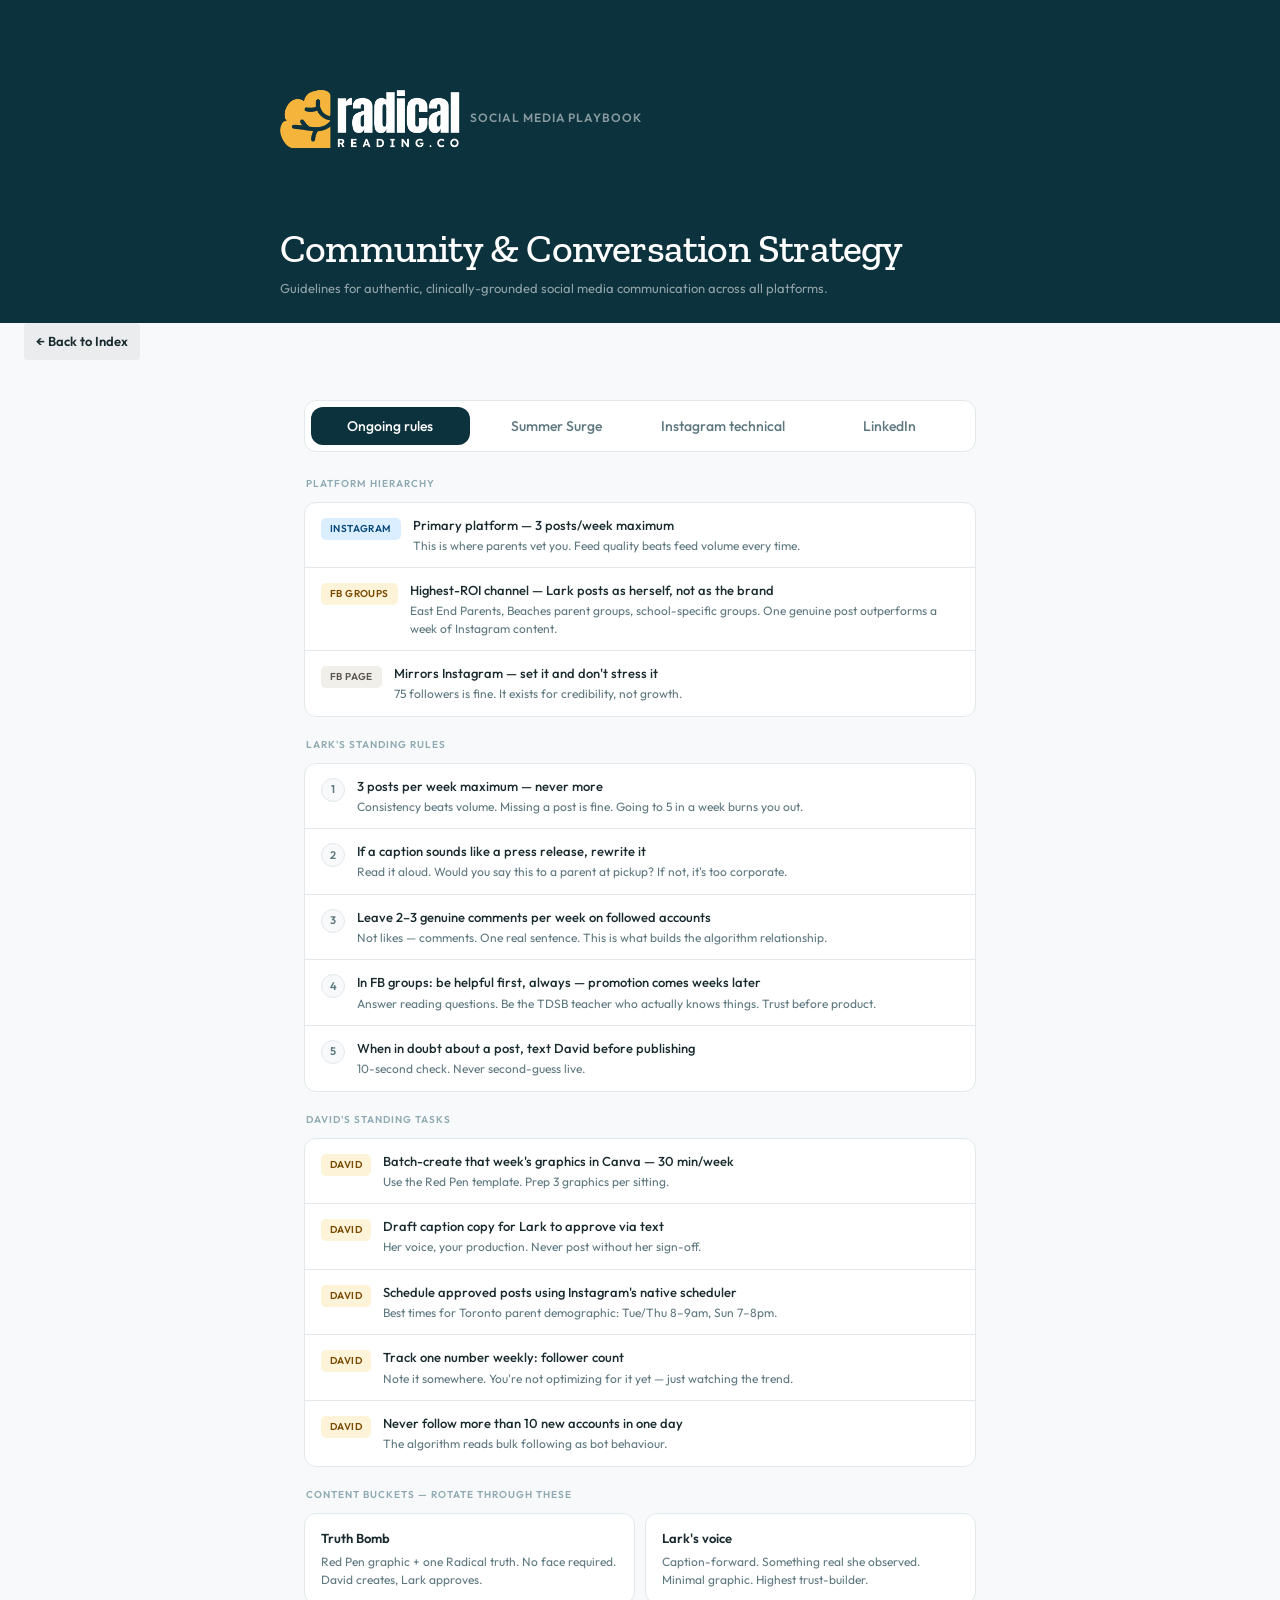
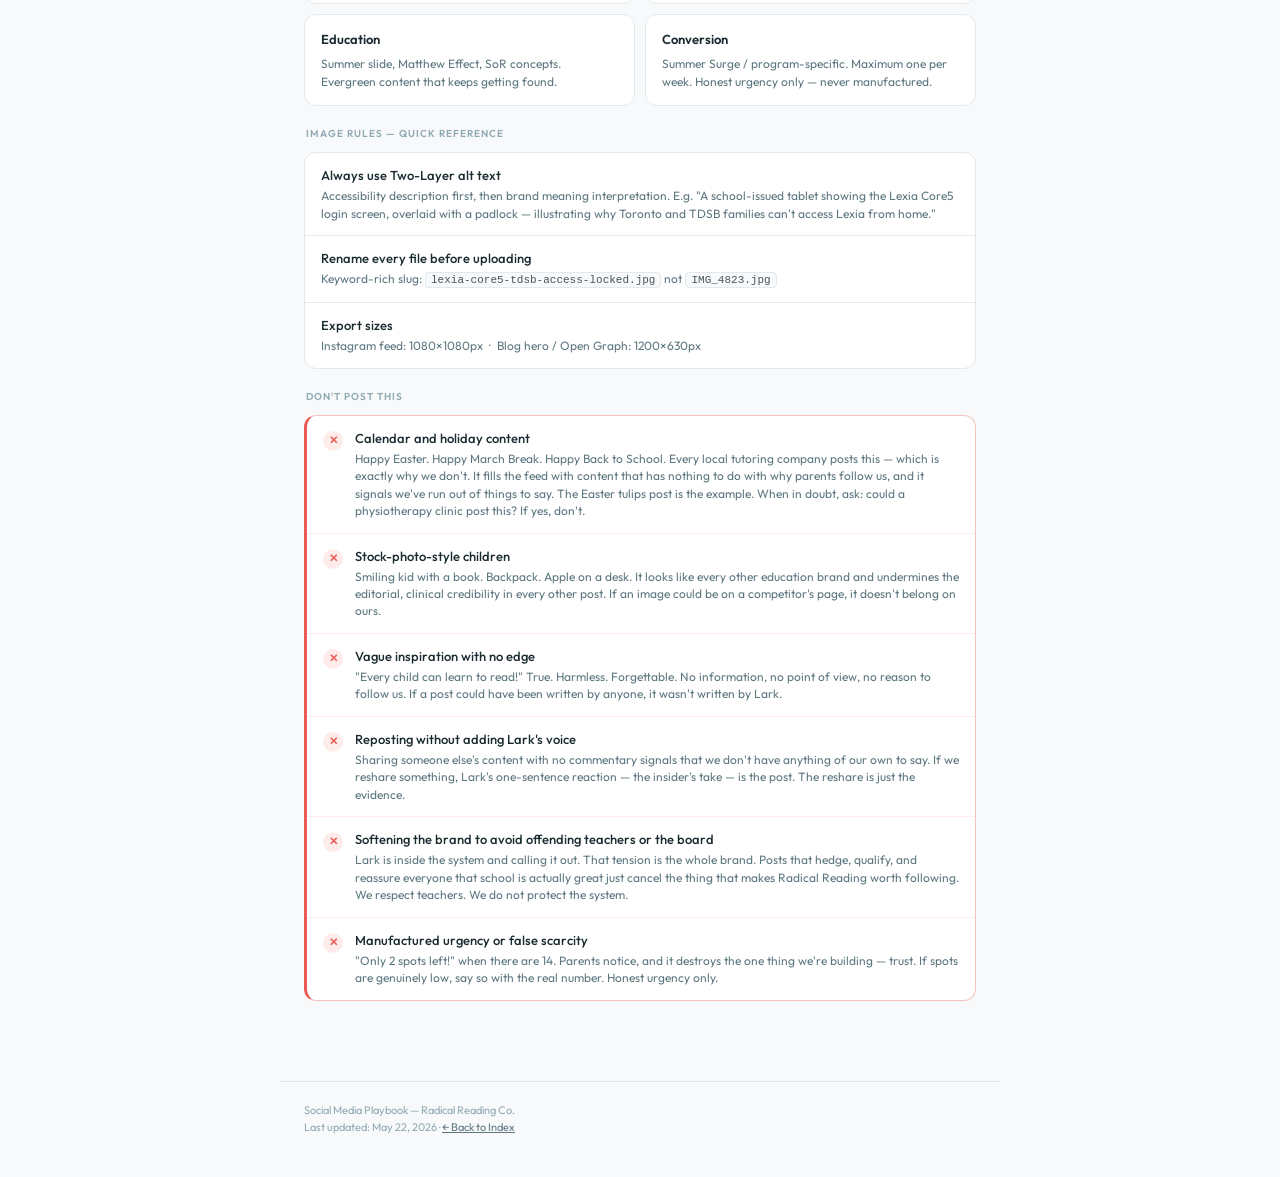
<file: radical-reading-social-playbook_3.html>
<!DOCTYPE html>
<html lang="en">
<head>
<meta charset="UTF-8">
<meta name="viewport" content="width=device-width, initial-scale=1.0">
<title>Social Media Playbook — Radical Reading Co.</title>
<link rel="preconnect" href="https://fonts.googleapis.com">
<link href="https://fonts.googleapis.com/css2?family=Zilla+Slab:wght@500&family=Dosis:wght@400;600&family=Outfit:wght@300;400;500;600;700&display=swap" rel="stylesheet">
<style>
  *, *::before, *::after { box-sizing: border-box; margin: 0; padding: 0; }

  :root {
    --azure: #0c323d;
    --azure-light: #174958;
    --slate: #43545e;
    --coral: #eb5a53;
    --amber: #e5a930;
    --mint: #0fac8c;
    --mint-bg: #e1f5ee;
    --mint-text: #085041;
    --amber-bg: #fdf3d9;
    --amber-text: #7a4a00;
    --coral-bg: #fdecea;
    --coral-text: #a83228;
    --purple-bg: #eeedfe;
    --purple-text: #3c3489;
    --border: #e2e8eb;
    --bg: #f8f9fa;
    --white: #ffffff;
    --text: #1a2b30;
    --muted: #5e7880;
    --hint: #8faab3;
  }

  body {
    font-family: 'Outfit', sans-serif;
    background: var(--bg);
    color: var(--text);
    font-size: 18px;
    line-height: 1.6;
    min-height: 100vh;
  }

  /* Header */
  .header {
    background: var(--azure);
    padding: 28px 24px 24px;
  }
  .header-inner {
    max-width: 720px;
    margin: 0 auto;
  }
  .brand {
    display: flex;
    align-items: center;
    gap: 10px;
    margin-bottom: 16px;
  }
  .brand-mark {
    width: 180px;
    height: auto;
    background: transparent;
    border-radius: 0;
    display: flex;
    align-items: center;
    justify-content: center;
    font-family: 'Zilla Slab', serif;
    font-size: 20px;
    color: var(--azure);
    font-weight: 500;
    flex-shrink: 0;
  }
  .brand-mark img {
    width: 100%;
    height: auto;
    object-fit: contain;
  }
  .brand-name {
    font-family: 'Outfit', sans-serif;
    font-size: 12px;
    font-weight: 600;
    color: rgba(255,255,255,0.5);
    letter-spacing: .08em;
    text-transform: uppercase;
  }
  .header h1 {
    font-family: 'Zilla Slab', serif;
    font-size: 40px;
    font-weight: 500;
    color: #ffffff;
    line-height: 1.2;
    margin-bottom: 6px;
    letter-spacing: -0.02em;
  }
  .header p {
    font-size: 13px;
    color: rgba(255,255,255,0.55);
  }

  /* Main */
  .main {
    max-width: 720px;
    margin: 0 auto;
    padding: 24px 24px 60px;
  }

  /* Tabs */
  .tabs {
    display: flex;
    gap: 8px;
    margin-bottom: 24px;
    background: var(--white);
    border: 0.5px solid var(--border);
    border-radius: 12px;
    padding: 6px;
  }
  .tab {
    flex: 1;
    padding: 10px 16px;
    border-radius: 12px;
    border: none;
    font-family: 'Outfit', sans-serif;
    font-size: 14px;
    font-weight: 500;
    cursor: pointer;
    background: transparent;
    color: var(--muted);
    transition: all .15s;
    text-align: center;
  }
  .tab.active {
    background: var(--azure);
    color: #ffffff;
  }

  /* Section label */
  .section { margin-bottom: 20px; }
  .section-label {
    font-size: 10px;
    font-weight: 600;
    letter-spacing: .1em;
    text-transform: uppercase;
    color: var(--hint);
    margin-bottom: 10px;
    padding-left: 2px;
  }

  /* Cards */
  .card {
    background: var(--white);
    border: 0.5px solid var(--border);
    border-radius: 12px;
    overflow: hidden;
  }
  .card-grid {
    display: grid;
    grid-template-columns: repeat(2, 1fr);
    gap: 10px;
  }
  .card-small {
    background: var(--white);
    border: 0.5px solid var(--border);
    border-radius: 12px;
    padding: 14px 16px;
  }
  .card-small h4 {
    font-size: 13px;
    font-weight: 600;
    color: var(--text);
    margin-bottom: 5px;
  }
  .card-small p {
    font-size: 12px;
    color: var(--muted);
    line-height: 1.5;
  }

  /* Row items inside cards */
  .row {
    display: flex;
    align-items: flex-start;
    gap: 12px;
    padding: 13px 16px;
    border-bottom: 0.5px solid var(--border);
  }
  .row:last-child { border-bottom: none; }

  /* Badges */
  .badge {
    font-size: 10px;
    font-weight: 600;
    letter-spacing: .04em;
    text-transform: uppercase;
    padding: 3px 9px;
    border-radius: 5px;
    white-space: nowrap;
    flex-shrink: 0;
    margin-top: 2px;
  }
  .badge-lark { background: var(--mint-bg); color: var(--mint-text); }
  .badge-david { background: var(--amber-bg); color: var(--amber-text); }
  .badge-both { background: var(--purple-bg); color: var(--purple-text); }
  .badge-primary { background: #dbeeff; color: #0a4a7a; }
  .badge-high { background: var(--amber-bg); color: var(--amber-text); }
  .badge-low { background: #f1efea; color: #5a5652; }

  .row-content {}
  .row-text { font-size: 13px; color: var(--text); font-weight: 500; line-height: 1.4; }
  .row-note { font-size: 12px; color: var(--muted); margin-top: 3px; line-height: 1.45; }

  /* Rule number */
  .rule-num {
    width: 24px;
    height: 24px;
    border-radius: 50%;
    background: var(--bg);
    border: 0.5px solid var(--border);
    display: flex;
    align-items: center;
    justify-content: center;
    font-size: 11px;
    font-weight: 600;
    color: var(--muted);
    flex-shrink: 0;
    margin-top: 1px;
  }

  /* Highlight callout */
  .callout {
    background: var(--azure);
    border-radius: 12px;
    padding: 18px 20px;
    margin-bottom: 20px;
  }
  .callout-title {
    font-family: 'Zilla Slab', serif;
    font-size: 17px;
    font-weight: 500;
    color: var(--amber);
    margin-bottom: 8px;
  }
  .callout p {
    font-size: 13px;
    color: rgba(255,255,255,0.75);
    line-height: 1.6;
  }
  .callout strong { color: rgba(255,255,255,0.95); font-weight: 600; }

  /* Week cards */
  .week-card {
    background: var(--white);
    border: 0.5px solid var(--border);
    border-radius: 12px;
    margin-bottom: 10px;
    overflow: hidden;
  }
  .week-header {
    display: flex;
    align-items: center;
    justify-content: space-between;
    padding: 15px 18px;
    cursor: pointer;
    user-select: none;
    transition: background .12s;
  }
  .week-header:hover { background: var(--bg); }
  .week-left { display: flex; align-items: center; gap: 12px; }
  .week-bubble {
    width: 32px;
    height: 32px;
    border-radius: 50%;
    background: var(--azure);
    color: white;
    display: flex;
    align-items: center;
    justify-content: center;
    font-size: 13px;
    font-weight: 600;
    flex-shrink: 0;
  }
  .week-info {}
  .week-name {
    font-size: 14px;
    font-weight: 600;
    color: var(--text);
    line-height: 1.3;
  }
  .week-sub {
    font-size: 12px;
    color: var(--muted);
    margin-top: 1px;
  }
  .chevron {
    width: 20px;
    height: 20px;
    color: var(--hint);
    transition: transform .2s;
    flex-shrink: 0;
  }
  .chevron.open { transform: rotate(180deg); }
  .week-body {
    display: none;
    border-top: 0.5px solid var(--border);
  }
  .week-body.open { display: block; }

  /* Don't list */
  .dont-card {
    background: var(--white);
    border: 0.5px solid #f5c1c1;
    border-left: 3px solid var(--coral);
    border-radius: 12px;
    overflow: hidden;
  }
  .dont-row {
    display: flex;
    align-items: flex-start;
    gap: 12px;
    padding: 13px 16px;
    border-bottom: 0.5px solid #fdecea;
  }
  .dont-row:last-child { border-bottom: none; }
  .dont-x {
    width: 20px;
    height: 20px;
    border-radius: 50%;
    background: var(--coral-bg);
    display: flex;
    align-items: center;
    justify-content: center;
    font-size: 11px;
    font-weight: 700;
    color: var(--coral);
    flex-shrink: 0;
    margin-top: 2px;
  }

  /* Inline code */
  code {
    font-family: 'Courier New', monospace;
    font-size: 11px;
    background: var(--bg);
    border: 0.5px solid var(--border);
    padding: 1px 5px;
    border-radius: 4px;
    color: var(--slate);
  }

  /* Footer */
  .footer {
    max-width: 720px;
    margin: 0 auto;
    padding: 0 24px 40px;
    font-size: 11px;
    color: var(--hint);
    border-top: 0.5px solid var(--border);
    padding-top: 20px;
  }

  /* Hashtag pills */
  .tag-bank { display: flex; flex-wrap: wrap; gap: 6px; padding: 14px 16px; }
  .tag-pill { font-size: 12px; font-weight: 500; padding: 4px 10px; border-radius: 20px; border: 0.5px solid var(--border); background: var(--bg); color: var(--slate); white-space: nowrap; }
  .tag-t1 { background: var(--mint-bg); color: var(--mint-text); border-color: #9fe1cb; }
  .tag-t2 { background: var(--amber-bg); color: var(--amber-text); border-color: #fac775; }
  .tag-t3 { background: var(--bg); color: var(--muted); border-color: var(--border); }

  /* Metric cards */
  .metric-grid { display: grid; grid-template-columns: 1fr 1fr; gap: 10px; }
  .metric-card { background: var(--white); border: 0.5px solid var(--border); border-radius: 12px; padding: 14px 16px; }
  .metric-card.track { border-left: 3px solid var(--mint); }
  .metric-card.skip { border-left: 3px solid var(--border); opacity: .7; }
  .metric-label { font-size: 10px; font-weight: 600; letter-spacing: .08em; text-transform: uppercase; margin-bottom: 8px; }
  .metric-label.track { color: var(--mint-text); }
  .metric-label.skip { color: var(--hint); }
  .metric-item { font-size: 12px; color: var(--text); padding: 4px 0; border-bottom: 0.5px solid var(--border); line-height: 1.4; }
  .metric-item:last-child { border-bottom: none; padding-bottom: 0; }
  .metric-item small { display: block; color: var(--muted); font-size: 11px; margin-top: 1px; }
  .metric-item.skip-item { color: var(--muted); text-decoration: line-decoration; }

  /* Format cards */
  .format-card { background: var(--white); border: 0.5px solid var(--border); border-radius: 12px; padding: 14px 16px; margin-bottom: 8px; display: flex; gap: 14px; align-items: flex-start; }
  .format-icon { width: 36px; height: 36px; border-radius: 8px; display: flex; align-items: center; justify-content: center; font-size: 16px; flex-shrink: 0; }
  .format-body {}
  .format-name { font-size: 13px; font-weight: 600; color: var(--text); margin-bottom: 3px; display: flex; align-items: center; gap: 8px; }
  .format-desc { font-size: 12px; color: var(--muted); line-height: 1.5; }
  .status-pill { font-size: 10px; font-weight: 600; padding: 2px 7px; border-radius: 4px; letter-spacing: .03em; }
  .status-now { background: var(--mint-bg); color: var(--mint-text); }
  .status-later { background: var(--amber-bg); color: var(--amber-text); }
  .status-no { background: #f1efea; color: var(--hint); }

  /* Insight callout */
  .insight { background: var(--azure); border-radius: 10px; padding: 13px 16px; margin-top: 10px; }
  .insight p { font-size: 12px; color: rgba(255,255,255,.75); line-height: 1.55; }
  .insight strong { color: var(--amber); font-weight: 600; }

  /* Collapsible insta sections */
  .insta-section { background: var(--white); border: 0.5px solid var(--border); border-radius: 12px; margin-bottom: 8px; overflow: hidden; }
  .insta-header { display: flex; align-items: center; justify-content: space-between; padding: 14px 16px; cursor: pointer; user-select: none; }
  .insta-header:hover { background: var(--bg); }
  .insta-title { font-size: 13px; font-weight: 600; color: var(--text); }
  .insta-sub { font-size: 12px; color: var(--muted); margin-top: 1px; }
  .insta-body { display: none; border-top: 0.5px solid var(--border); padding: 14px 16px; }
  .insta-body.open { display: block; }

  /* LinkedIn blue accent */
  .li-blue-bg { background: #e8f0fe; }
  .li-blue-text { color: #1a56a0; }
  .badge-li { background: #e8f0fe; color: #1a56a0; font-size: 10px; font-weight: 600; padding: 3px 9px; border-radius: 5px; white-space: nowrap; flex-shrink: 0; margin-top: 2px; letter-spacing:.04em; text-transform:uppercase; }
  .copy-block { background: var(--bg); border: 0.5px solid var(--border); border-left: 3px solid var(--azure); border-radius: 0 10px 10px 0; padding: 13px 15px; margin-top: 8px; font-size: 13px; color: var(--text); line-height: 1.6; font-style: normal; }
  .copy-label { font-size: 10px; font-weight: 600; letter-spacing: .08em; text-transform: uppercase; color: var(--hint); margin-bottom: 6px; font-style: normal; }

  @media (max-width: 540px) {
    .tabs { flex-wrap: wrap; }
    .tab { flex: 1 1 calc(50% - 8px); font-size: 12px; padding: 9px 8px; }
  }

  @media (max-width: 480px) {
    .header { padding: 20px 16px; }
    .main { padding: 16px 16px 40px; }
    .card-grid { grid-template-columns: 1fr; }
    .metric-grid { grid-template-columns: 1fr; }
    .header h1 { font-size: 22px; }
    .footer { padding: 20px 16px 40px; }
  }

  /* Back to Index link */
  .back-link {
    display: inline-block;
    margin-bottom: 16px;
    padding: 8px 12px;
    background: rgba(0, 0, 0, 0.05);
    color: var(--text);
    text-decoration: none;
    border-radius: 4px;
    font-size: 13px;
    font-weight: 600;
    border: none;
    transition: background 0.2s;
    font-family: 'Outfit', sans-serif;
    margin-left: 24px;
  }
  .back-link:hover {
    background: rgba(0, 0, 0, 0.08);
  }
</style>
</head>
<body>

<div class="header">
  <div class="header-inner">
    <div class="brand">
      <div class="brand-mark"><img src="Radical Reading Logo Horiz on Dark.png" alt="Radical Reading Co."></div>
      <div class="brand-name">Social Media Playbook</div>
    </div>
    <h1>Community &amp; Conversation Strategy</h1>
    <p>Guidelines for authentic, clinically-grounded social media communication across all platforms.</p>
  </div>
</div>

<a href="index.html" class="back-link">← Back to Index</a>

<div class="main">

  <div class="tabs" role="tablist">
    <button class="tab active" onclick="showTab('ongoing')" role="tab">Ongoing rules</button>
    <button class="tab" onclick="showTab('surge')" role="tab">Summer Surge</button>
    <button class="tab" onclick="showTab('insta')" role="tab">Instagram technical</button>
    <button class="tab" onclick="showTab('linkedin')" role="tab">LinkedIn</button>
  </div>

  <!-- ONGOING TAB -->
  <div id="tab-ongoing">

    <div class="section">
      <p class="section-label">Platform hierarchy</p>
      <div class="card">
        <div class="row">
          <span class="badge badge-primary">Instagram</span>
          <div class="row-content">
            <div class="row-text">Primary platform — 3 posts/week maximum</div>
            <div class="row-note">This is where parents vet you. Feed quality beats feed volume every time.</div>
          </div>
        </div>
        <div class="row">
          <span class="badge badge-high">FB groups</span>
          <div class="row-content">
            <div class="row-text">Highest-ROI channel — Lark posts as herself, not as the brand</div>
            <div class="row-note">East End Parents, Beaches parent groups, school-specific groups. One genuine post outperforms a week of Instagram content.</div>
          </div>
        </div>
        <div class="row">
          <span class="badge badge-low">FB page</span>
          <div class="row-content">
            <div class="row-text">Mirrors Instagram — set it and don't stress it</div>
            <div class="row-note">75 followers is fine. It exists for credibility, not growth.</div>
          </div>
        </div>
      </div>
    </div>

    <div class="section">
      <p class="section-label">Lark's standing rules</p>
      <div class="card">
        <div class="row">
          <div class="rule-num">1</div>
          <div class="row-content">
            <div class="row-text">3 posts per week maximum — never more</div>
            <div class="row-note">Consistency beats volume. Missing a post is fine. Going to 5 in a week burns you out.</div>
          </div>
        </div>
        <div class="row">
          <div class="rule-num">2</div>
          <div class="row-content">
            <div class="row-text">If a caption sounds like a press release, rewrite it</div>
            <div class="row-note">Read it aloud. Would you say this to a parent at pickup? If not, it's too corporate.</div>
          </div>
        </div>
        <div class="row">
          <div class="rule-num">3</div>
          <div class="row-content">
            <div class="row-text">Leave 2–3 genuine comments per week on followed accounts</div>
            <div class="row-note">Not likes — comments. One real sentence. This is what builds the algorithm relationship.</div>
          </div>
        </div>
        <div class="row">
          <div class="rule-num">4</div>
          <div class="row-content">
            <div class="row-text">In FB groups: be helpful first, always — promotion comes weeks later</div>
            <div class="row-note">Answer reading questions. Be the TDSB teacher who actually knows things. Trust before product.</div>
          </div>
        </div>
        <div class="row">
          <div class="rule-num">5</div>
          <div class="row-content">
            <div class="row-text">When in doubt about a post, text David before publishing</div>
            <div class="row-note">10-second check. Never second-guess live.</div>
          </div>
        </div>
      </div>
    </div>

    <div class="section">
      <p class="section-label">David's standing tasks</p>
      <div class="card">
        <div class="row">
          <span class="badge badge-david">David</span>
          <div class="row-content">
            <div class="row-text">Batch-create that week's graphics in Canva — 30 min/week</div>
            <div class="row-note">Use the Red Pen template. Prep 3 graphics per sitting.</div>
          </div>
        </div>
        <div class="row">
          <span class="badge badge-david">David</span>
          <div class="row-content">
            <div class="row-text">Draft caption copy for Lark to approve via text</div>
            <div class="row-note">Her voice, your production. Never post without her sign-off.</div>
          </div>
        </div>
        <div class="row">
          <span class="badge badge-david">David</span>
          <div class="row-content">
            <div class="row-text">Schedule approved posts using Instagram's native scheduler</div>
            <div class="row-note">Best times for Toronto parent demographic: Tue/Thu 8–9am, Sun 7–8pm.</div>
          </div>
        </div>
        <div class="row">
          <span class="badge badge-david">David</span>
          <div class="row-content">
            <div class="row-text">Track one number weekly: follower count</div>
            <div class="row-note">Note it somewhere. You're not optimizing for it yet — just watching the trend.</div>
          </div>
        </div>
        <div class="row">
          <span class="badge badge-david">David</span>
          <div class="row-content">
            <div class="row-text">Never follow more than 10 new accounts in one day</div>
            <div class="row-note">The algorithm reads bulk following as bot behaviour.</div>
          </div>
        </div>
      </div>
    </div>

    <div class="section">
      <p class="section-label">Content buckets — rotate through these</p>
      <div class="card-grid">
        <div class="card-small">
          <h4>Truth Bomb</h4>
          <p>Red Pen graphic + one Radical truth. No face required. David creates, Lark approves.</p>
        </div>
        <div class="card-small">
          <h4>Lark's voice</h4>
          <p>Caption-forward. Something real she observed. Minimal graphic. Highest trust-builder.</p>
        </div>
        <div class="card-small">
          <h4>Education</h4>
          <p>Summer slide, Matthew Effect, SoR concepts. Evergreen content that keeps getting found.</p>
        </div>
        <div class="card-small">
          <h4>Conversion</h4>
          <p>Summer Surge / program-specific. Maximum one per week. Honest urgency only — never manufactured.</p>
        </div>
      </div>
    </div>

    <div class="section">
      <p class="section-label">Image rules — quick reference</p>
      <div class="card">
        <div class="row">
          <div class="row-content">
            <div class="row-text">Always use Two-Layer alt text</div>
            <div class="row-note">Accessibility description first, then brand meaning interpretation. E.g. "A school-issued tablet showing the Lexia Core5 login screen, overlaid with a padlock — illustrating why Toronto and TDSB families can't access Lexia from home."</div>
          </div>
        </div>
        <div class="row">
          <div class="row-content">
            <div class="row-text">Rename every file before uploading</div>
            <div class="row-note">Keyword-rich slug: <code>lexia-core5-tdsb-access-locked.jpg</code> not <code>IMG_4823.jpg</code></div>
          </div>
        </div>
        <div class="row">
          <div class="row-content">
            <div class="row-text">Export sizes</div>
            <div class="row-note">Instagram feed: 1080×1080px &nbsp;·&nbsp; Blog hero / Open Graph: 1200×630px</div>
          </div>
        </div>
      </div>
    </div>

    <div class="section">
      <p class="section-label">Don't post this</p>
      <div class="dont-card">
        <div class="dont-row">
          <div class="dont-x">✕</div>
          <div class="row-content">
            <div class="row-text">Calendar and holiday content</div>
            <div class="row-note">Happy Easter. Happy March Break. Happy Back to School. Every local tutoring company posts this — which is exactly why we don't. It fills the feed with content that has nothing to do with why parents follow us, and it signals we've run out of things to say. The Easter tulips post is the example. When in doubt, ask: could a physiotherapy clinic post this? If yes, don't.</div>
          </div>
        </div>
        <div class="dont-row">
          <div class="dont-x">✕</div>
          <div class="row-content">
            <div class="row-text">Stock-photo-style children</div>
            <div class="row-note">Smiling kid with a book. Backpack. Apple on a desk. It looks like every other education brand and undermines the editorial, clinical credibility in every other post. If an image could be on a competitor's page, it doesn't belong on ours.</div>
          </div>
        </div>
        <div class="dont-row">
          <div class="dont-x">✕</div>
          <div class="row-content">
            <div class="row-text">Vague inspiration with no edge</div>
            <div class="row-note">"Every child can learn to read!" True. Harmless. Forgettable. No information, no point of view, no reason to follow us. If a post could have been written by anyone, it wasn't written by Lark.</div>
          </div>
        </div>
        <div class="dont-row">
          <div class="dont-x">✕</div>
          <div class="row-content">
            <div class="row-text">Reposting without adding Lark's voice</div>
            <div class="row-note">Sharing someone else's content with no commentary signals that we don't have anything of our own to say. If we reshare something, Lark's one-sentence reaction — the insider's take — is the post. The reshare is just the evidence.</div>
          </div>
        </div>
        <div class="dont-row">
          <div class="dont-x">✕</div>
          <div class="row-content">
            <div class="row-text">Softening the brand to avoid offending teachers or the board</div>
            <div class="row-note">Lark is inside the system and calling it out. That tension is the whole brand. Posts that hedge, qualify, and reassure everyone that school is actually great just cancel the thing that makes Radical Reading worth following. We respect teachers. We do not protect the system.</div>
          </div>
        </div>
        <div class="dont-row">
          <div class="dont-x">✕</div>
          <div class="row-content">
            <div class="row-text">Manufactured urgency or false scarcity</div>
            <div class="row-note">"Only 2 spots left!" when there are 14. Parents notice, and it destroys the one thing we're building — trust. If spots are genuinely low, say so with the real number. Honest urgency only.</div>
          </div>
        </div>
      </div>
    </div>

  </div>

  <!-- SUMMER SURGE TAB -->
  <div id="tab-surge" style="display:none">

    <div class="callout">
      <div class="callout-title">★ The Facebook group play</div>
      <p>Lark joins 3–4 Danforth/East End parent groups <strong>as herself</strong>, not as the brand. Weeks 1–2: answer reading questions, be helpful, zero mention of Radical Reading. Week 3: one natural mention when the context is genuinely right. <strong>This single activity will outperform all Instagram posts combined for actual conversions.</strong></p>
    </div>

    <div id="weeks-container"></div>

  </div>

  <!-- INSTAGRAM TECHNICAL TAB -->
  <div id="tab-insta" style="display:none">

    <div class="section">
      <p class="section-label">Account setup — confirm these are done</p>
      <div class="card">
        <div class="row"><div class="dont-x" style="background:var(--mint-bg);color:var(--mint-text);">✓</div><div class="row-content"><div class="row-text">Business account confirmed</div><div class="row-note">Gives you Insights, scheduling, Meta Business Suite access, and the Facebook Page connection. Do not switch to Creator — Business is correct for your setup.</div></div></div>
        <div class="row"><div class="dont-x" style="background:var(--mint-bg);color:var(--mint-text);">✓</div><div class="row-content"><div class="row-text">Instagram connected to Facebook Page in Meta Business Suite</div><div class="row-note">Enables cross-posting, unified inbox, and native scheduling from one dashboard. Check at business.facebook.com → Settings → Accounts.</div></div></div>
        <div class="row"><div class="dont-x" style="background:var(--amber-bg);color:var(--amber-text);">!</div><div class="row-content"><div class="row-text">Link in bio points to Summer Surge enrollment page for now</div><div class="row-note">One link only on Instagram. Point it directly at the Summer Surge product page until July 1. After launch, switch to Instagram's native multi-link tool (free, built-in — no Linktree needed).</div></div></div>
        <div class="row"><div class="dont-x" style="background:var(--amber-bg);color:var(--amber-text);">!</div><div class="row-content"><div class="row-text">Every post referencing a URL must say "link in bio"</div><div class="row-note">Instagram doesn't make links clickable in captions. If you mention a URL — the blog post, the enrollment page — end with "link in bio." Every time, without exception.</div></div></div>
      </div>
    </div>

    <div class="section">
      <p class="section-label">How the algorithm ranks your posts</p>
      <div class="insta-section">
        <div class="insta-header" onclick="toggleInsta('algo')">
          <div><div class="insta-title">Engagement signals — in order of importance</div><div class="insta-sub">Tap to expand</div></div>
          <svg id="ich-algo" class="chevron" viewBox="0 0 24 24" fill="none" stroke="currentColor" stroke-width="2" stroke-linecap="round" stroke-linejoin="round"><polyline points="6 9 12 15 18 9"></polyline></svg>
        </div>
        <div id="ib-algo" class="insta-body">
          <div class="row" style="padding-top:0"><div class="rule-num" style="background:var(--mint-bg);color:var(--mint-text);border-color:#9fe1cb">1</div><div class="row-content"><div class="row-text">Saves — the highest-value action on any post</div><div class="row-note">When someone saves a post, Instagram reads it as "this was worth keeping." Saves trigger wider distribution more reliably than anything else. Design educational posts to be save-worthy: checklists, explainers, reference content parents return to.</div></div></div>
          <div class="row"><div class="rule-num" style="background:var(--mint-bg);color:var(--mint-text);border-color:#9fe1cb">2</div><div class="row-content"><div class="row-text">Shares — "this was worth sending to someone"</div><div class="row-note">Shares to Stories and DMs are the second-highest signal. The most share-worthy Radical Reading posts are ones that make a parent think "I need to send this to another parent." The Lexia/TDSB content is a natural share trigger.</div></div></div>
          <div class="row"><div class="rule-num">3</div><div class="row-content"><div class="row-text">Comments — especially in the first 60 minutes</div><div class="row-note">Comments signal active conversation. A specific question in the caption invites real replies. Lark replies to every comment within 30 minutes of posting.</div></div></div>
          <div class="row"><div class="rule-num">4</div><div class="row-content"><div class="row-text">Time spent on post</div><div class="row-note">Carousel posts naturally increase time-on-post because people swipe through. This is why carousels outperform single images for educational content.</div></div></div>
          <div class="row"><div class="rule-num" style="color:var(--hint);border-color:var(--border)">5</div><div class="row-content"><div class="row-text">Likes — low signal, mostly ignore</div><div class="row-note">Nearly worthless as an algorithmic signal now. Don't optimise for them and don't be discouraged by a post with few likes but strong saves.</div></div></div>
          <div class="insight"><p>Instagram first shows your post to a small test group — roughly your most engaged existing followers. If that group engages well, distribution expands. This is why <strong>the first 60 minutes after posting matters</strong>, and why posting when your audience is active is critical.</p></div>
        </div>
      </div>
    </div>

    <div class="section">
      <p class="section-label">Post formats — what to use and when</p>
      <div class="format-card">
        <div class="format-icon" style="background:var(--mint-bg)">⊞</div>
        <div class="format-body">
          <div class="format-name">Carousel <span class="status-pill status-now">Use now</span></div>
          <div class="format-desc">2–10 images, swipe-through. The save magnet. Use for: track explainer, summer slide, Matthew Effect, parent FAQ, any educational content with multiple points. First slide must stop the scroll — treat it like a headline.</div>
        </div>
      </div>
      <div class="format-card">
        <div class="format-icon" style="background:#eef2ff">▣</div>
        <div class="format-body">
          <div class="format-name">Single image <span class="status-pill status-now">Use now</span></div>
          <div class="format-desc">Best for Truth Bombs — one sharp message, one Red Pen graphic. Also for the Summer Surge announcement and conversion posts where one image says everything.</div>
        </div>
      </div>
      <div class="format-card">
        <div class="format-icon" style="background:var(--amber-bg)">◎</div>
        <div class="format-body">
          <div class="format-name">Stories <span class="status-pill status-later">David now / Lark later</span></div>
          <div class="format-desc">Disappear in 24 hours — lowest brand risk on the platform. David posts: reshares of feed posts, "link in bio" reminders, Summer Surge countdown. Lark's on-ramp when ready: a text-slide Story, no camera required. Replies to Stories are highly weighted by the algorithm.</div>
        </div>
      </div>
      <div class="format-card">
        <div class="format-icon" style="background:#f1efea">▷</div>
        <div class="format-body">
          <div class="format-name">Reels <span class="status-pill status-no">Not yet</span></div>
          <div class="format-desc">Highest algorithmic reach of any format. Requires video — a comfort barrier for Lark right now. Revisit in the fall when there's traction. A 30-second iPhone clip in good window light is enough when the time comes.</div>
        </div>
      </div>
    </div>

    <div class="section">
      <p class="section-label">Hashtag system — 8 to 15 tags per post, always rotated</p>
      <div class="insta-section">
        <div class="insta-header" onclick="toggleInsta('tags')">
          <div><div class="insta-title">3-tier strategy + full hashtag bank</div><div class="insta-sub">Tap to expand</div></div>
          <svg id="ich-tags" class="chevron" viewBox="0 0 24 24" fill="none" stroke="currentColor" stroke-width="2" stroke-linecap="round" stroke-linejoin="round"><polyline points="6 9 12 15 18 9"></polyline></svg>
        </div>
        <div id="ib-tags" class="insta-body">
          <div class="row" style="padding-top:0;border-bottom:none">
            <div class="row-content">
              <div class="row-note" style="margin-bottom:14px">Use 3 tiers per post, 8–15 tags total. Never use identical tags on every post — the algorithm deprioritises accounts that repeat the same set. Pick from this bank and mix.</div>
              <div style="margin-bottom:14px">
                <div style="font-size:11px;font-weight:600;color:var(--mint-text);text-transform:uppercase;letter-spacing:.07em;margin-bottom:7px">Tier 1 — Niche, high-intent (pick 4–5 per post)</div>
                <div style="display:flex;flex-wrap:wrap;gap:5px">
                  <span class="tag-pill tag-t1">#scienceofreading</span><span class="tag-pill tag-t1">#torontoparents</span><span class="tag-pill tag-t1">#tdsb</span><span class="tag-pill tag-t1">#torontokids</span><span class="tag-pill tag-t1">#earlyreading</span><span class="tag-pill tag-t1">#eastendtoronto</span><span class="tag-pill tag-t1">#danforthtoronto</span><span class="tag-pill tag-t1">#lexiacore5</span>
                </div>
              </div>
              <div style="margin-bottom:14px">
                <div style="font-size:11px;font-weight:600;color:var(--amber-text);text-transform:uppercase;letter-spacing:.07em;margin-bottom:7px">Tier 2 — Mid-size community (pick 3–4 per post)</div>
                <div style="display:flex;flex-wrap:wrap;gap:5px">
                  <span class="tag-pill tag-t2">#dyslexiaawareness</span><span class="tag-pill tag-t2">#ontarioeducation</span><span class="tag-pill tag-t2">#phonics</span><span class="tag-pill tag-t2">#literacymatters</span><span class="tag-pill tag-t2">#structuredliteracy</span><span class="tag-pill tag-t2">#righttoreading</span><span class="tag-pill tag-t2">#dyslexiacanada</span><span class="tag-pill tag-t2">#readingintervention</span>
                </div>
              </div>
              <div>
                <div style="font-size:11px;font-weight:600;color:var(--hint);text-transform:uppercase;letter-spacing:.07em;margin-bottom:7px">Tier 3 — Broad category signal (pick 2–3 per post)</div>
                <div style="display:flex;flex-wrap:wrap;gap:5px">
                  <span class="tag-pill tag-t3">#readingforkids</span><span class="tag-pill tag-t3">#kidslearning</span><span class="tag-pill tag-t3">#parentingtips</span><span class="tag-pill tag-t3">#learningtoread</span><span class="tag-pill tag-t3">#educationmatters</span>
                </div>
              </div>
            </div>
          </div>
        </div>
      </div>
    </div>

    <div class="section">
      <p class="section-label">The first 60 minutes — engagement seeding</p>
      <div class="card">
        <div class="row"><div class="rule-num">1</div><div class="row-content"><div class="row-text">Post at the right time</div><div class="row-note">Toronto parent demographic: Tuesday and Thursday 8–9am, Sunday 7–8pm. Confirm against your own Insights once you have 30+ days of data — your specific audience may differ slightly.</div></div></div>
        <div class="row"><div class="rule-num">2</div><div class="row-content"><div class="row-text">Ask a specific question in every caption</div><div class="row-note">Not "what do you think?" — something answerable. "Did your child's school ever mention Lexia to you?" or "Which track sounds like your kid — IGNITE, SURGE, or BRIDGE?" Specific questions get specific replies.</div></div></div>
        <div class="row"><div class="rule-num">3</div><div class="row-content"><div class="row-text">Reply to every comment within 30 minutes</div><div class="row-note">Even a one-word reply counts. It signals to the algorithm the post is generating conversation and triggers another round of distribution. David can cover this if Lark isn't available at post time.</div></div></div>
        <div class="row"><div class="rule-num">4</div><div class="row-content"><div class="row-text">Engage with 2–3 other accounts right after posting</div><div class="row-note">Log in as the brand account and leave a genuine comment on a followed account's recent post. Being active on the platform immediately after posting signals the account is live.</div></div></div>
        <div class="row"><div class="rule-num">5</div><div class="row-content"><div class="row-text">David can seed from a personal account</div><div class="row-note">A genuine comment from a personal account in the first 15 minutes helps trigger the test-group expansion. Not "great post!" — an actual reaction.</div></div></div>
      </div>
    </div>

    <div class="section">
      <p class="section-label">Instagram Insights — what to track</p>
      <div class="metric-grid">
        <div class="metric-card track">
          <div class="metric-label track">Track — monthly (account level)</div>
          <div class="metric-item">Follower count <small>Note on the last Sunday of each month.</small></div>
          <div class="metric-item">Accounts reached <small>Unique accounts who saw anything from you.</small></div>
          <div class="metric-item">Profile visits <small>How many people checked you out. The vetting signal.</small></div>
          <div class="metric-item">Website taps <small>Clicks on your bio link. Your conversion signal.</small></div>
          <div class="metric-item">Follower location <small>Confirm East Toronto parents are your actual audience.</small></div>
        </div>
        <div class="metric-card track">
          <div class="metric-label track">Track — per post (at 48 hours)</div>
          <div class="metric-item">Saves <small>Most important single metric. Track obsessively.</small></div>
          <div class="metric-item">Shares <small>Second most important.</small></div>
          <div class="metric-item">Comments <small>Third.</small></div>
          <div class="metric-item">Follows from post <small>Did this post bring in new followers?</small></div>
          <div class="metric-item">Reach <small>Unique accounts who saw this post.</small></div>
        </div>
      </div>
      <div class="metric-grid" style="margin-top:10px">
        <div class="metric-card skip">
          <div class="metric-label skip">Don't bother tracking</div>
          <div class="metric-item" style="color:var(--muted)">Likes <small>Too low-signal to be meaningful.</small></div>
          <div class="metric-item" style="color:var(--muted)">Raw impressions <small>Only meaningful relative to reach — alone it tells you nothing.</small></div>
        </div>
        <div class="metric-card" style="background:var(--azure);border-color:var(--azure)">
          <div class="metric-label" style="color:var(--amber)">The one number to watch</div>
          <div style="font-size:13px;color:rgba(255,255,255,.9);line-height:1.6;padding:4px 0">Profile visits ÷ website taps<br><span style="color:rgba(255,255,255,.6);font-size:12px">Your bio conversion rate. 50 visits, 3 taps = 6%. Lower means the profile itself needs work, not the posts.</span></div>
        </div>
      </div>
      <div style="background:var(--bg);border:0.5px solid var(--border);border-radius:10px;padding:13px 15px;margin-top:10px">
        <div style="font-size:12px;font-weight:600;color:var(--text);margin-bottom:4px">Monthly check-in ritual — 15 minutes</div>
        <div style="font-size:12px;color:var(--muted);line-height:1.55">Last Sunday of each month. Open Insights, note follower count, reached accounts, profile visits, website taps. Look at the top 3 posts by saves. Ask: what did those posts have in common? Do more of that.</div>
      </div>
    </div>

  </div>

  <!-- LINKEDIN TAB -->
  <div id="tab-linkedin" style="display:none">

    <div class="callout" style="margin-bottom:20px">
      <div class="callout-title">LinkedIn is a different job than Instagram</div>
      <p>Instagram talks directly to parents who might enroll. LinkedIn reaches <strong>educators, SLPs, and dyslexia advocates</strong> who refer families — and journalists and policy people who can amplify Lark's voice. One well-placed LinkedIn post reaches an audience Instagram never will. When those professionals share it, it lands in exactly the right parent communities.</p>
    </div>

    <div class="section">
      <p class="section-label">Immediate profile updates — do these this week</p>
      <div class="card">

        <div class="row">
          <span class="badge badge-lark">Lark</span>
          <div class="row-content">
            <div class="row-text">Update your headline</div>
            <div class="row-note">The headline is the most-read line on LinkedIn — it appears in search results, notifications, and everywhere your name shows. Current headline only references DDON and TDSB. Radical Reading needs to be here.</div>
            <div class="copy-block">
              <div class="copy-label">Paste this</div>
              Literacy Interventionist &amp; Special Education Teacher, TDSB &nbsp;|&nbsp; Co-founder, Radical Reading Co. &nbsp;|&nbsp; Science of Reading Advocate
            </div>
          </div>
        </div>

        <div class="row">
          <span class="badge badge-lark">Lark</span>
          <div class="row-content">
            <div class="row-text">Add radicalreading.co to your contact links</div>
            <div class="row-note">Go to Edit Profile → Contact info → Website. Add radicalreading.co as the first link. Keep decodingdyslexiaon.org as a second link — that history is credibility, not something to erase.</div>
          </div>
        </div>

        <div class="row">
          <span class="badge badge-lark">Lark</span>
          <div class="row-content">
            <div class="row-text">Add Radical Reading Co. as a current Experience entry</div>
            <div class="row-note">Go to Experience → Add position. This creates the connection to the Company Page (David will set that up) and makes Radical Reading visible on your profile.</div>
            <div class="copy-block">
              <div class="copy-label">Paste this</div>
              <strong style="font-style:normal;font-weight:600">Title:</strong> Co-founder &amp; Director of Education<br>
              <strong style="font-style:normal;font-weight:600">Company:</strong> Radical Reading Co.<br>
              <strong style="font-style:normal;font-weight:600">Date:</strong> January 2026 – Present<br>
              <strong style="font-style:normal;font-weight:600">Description:</strong> Bringing Lexia® Core5® — the gold-standard, science-of-reading program used in 20,000+ schools — directly to Ontario families. Providing clinical oversight, progress monitoring, and expert guidance that closes the gap between what the school system offers and what children actually need.
            </div>
          </div>
        </div>

        <div class="row">
          <span class="badge badge-lark">Lark</span>
          <div class="row-content">
            <div class="row-text">Update your About section to include Radical Reading</div>
            <div class="row-note">Add this to the end of your existing About section — or replace it entirely if it's thin. It bridges your advocacy history to what you're building now.</div>
            <div class="copy-block">
              <div class="copy-label">Add to About section</div>
              After years of advocating for evidence-based reading instruction — including serving as President of Decoding Dyslexia Ontario and presenting at the OHRC's Right to Read inquiry launch — I co-founded Radical Reading Co. to put clinical-grade reading tools directly in the hands of Ontario families. We bring Lexia® Core5®, the gold-standard science-of-reading program, home to families who shouldn't have to wait for the system to catch up.
            </div>
          </div>
        </div>

        <div class="row">
          <span class="badge badge-david">David</span>
          <div class="row-content">
            <div class="row-text">Set up a Radical Reading Co. LinkedIn Company Page</div>
            <div class="row-note">Go to linkedin.com/company/setup/new. Takes 20 minutes. Adds legitimacy to Lark's Experience entry, gives the brand a professional presence, and creates a page Lark can tag in posts. Use the same logo and brand description as the website.</div>
          </div>
        </div>

        <div class="row">
          <span class="badge badge-david">David</span>
          <div class="row-content">
            <div class="row-text">Add the blog post to Lark's Featured section once it's live</div>
            <div class="row-note">Featured sits near the top of the profile — prime real estate. The Lexia/TDSB post is exactly the kind of insider, credentialed content her LinkedIn audience will engage with. Go to Edit Profile → Add section → Featured → Add link.</div>
          </div>
        </div>

      </div>
    </div>

    <div class="section">
      <p class="section-label">What to post — and what not to</p>
      <div class="card">
        <div class="row">
          <div class="dont-x" style="background:var(--mint-bg);color:var(--mint-text);">✓</div>
          <div class="row-content">
            <div class="row-text">Insider educator perspective</div>
            <div class="row-note">Things Lark sees inside the system that parents and policy people don't. The Lexia fidelity problem. The gap between the Right to Read recommendations and what's actually happening in classrooms. This is her unique voice — use it.</div>
          </div>
        </div>
        <div class="row">
          <div class="dont-x" style="background:var(--mint-bg);color:var(--mint-text);">✓</div>
          <div class="row-content">
            <div class="row-text">Blog posts — with native commentary, not just a link</div>
            <div class="row-note">LinkedIn deprioritises posts that are only a link. Always lead with 2–3 sentences of Lark's original commentary before the URL. The post intro below is ready to use for the first blog share.</div>
          </div>
        </div>
        <div class="row">
          <div class="dont-x" style="background:var(--mint-bg);color:var(--mint-text);">✓</div>
          <div class="row-content">
            <div class="row-text">Right to Read and Ontario literacy policy updates</div>
            <div class="row-note">Lark is embedded in this movement. When there are developments, she's one of the first people who should be commenting publicly. Keeps her visible in the policy and advocate layer her network cares about.</div>
          </div>
        </div>
        <div class="row">
          <div class="dont-x" style="background:var(--mint-bg);color:var(--mint-text);">✓</div>
          <div class="row-content">
            <div class="row-text">Honest Radical Reading milestones</div>
            <div class="row-note">When Summer Surge fills. When the first families complete the program. When there's a real outcome to share. Not promotional — just honest professional updates from someone building something meaningful.</div>
          </div>
        </div>
        <div class="row">
          <div class="dont-x">✕</div>
          <div class="row-content">
            <div class="row-text">Product promotions or enrollment CTAs</div>
            <div class="row-note">LinkedIn's educator and professional audience disengages immediately from anything that reads like an ad. The referral value comes from Lark being seen as a credible thought leader. Radical Reading mentions should always feel organic, never salesy.</div>
          </div>
        </div>
      </div>
    </div>

    <div class="section">
      <p class="section-label">Cadence</p>
      <div class="card-single">
        <div style="font-size:13px;color:var(--text);line-height:1.6">Once a week is ideal. Once every two weeks is fine. <strong style="font-weight:600">Substance over volume</strong> — a single well-written post from a credentialed educator lands far better than frequent lightweight content. LinkedIn rewards depth in a way Instagram doesn't.</div>
      </div>
    </div>

    <div class="section">
      <p class="section-label">The immediate opportunity — sharing the blog post</p>
      <div class="insta-section">
        <div class="insta-header" onclick="toggleInsta('liblog')">
          <div><div class="insta-title">Ready-to-use post intro for the Lexia/TDSB article</div><div class="insta-sub">Tap to expand — paste this when the post goes live</div></div>
          <svg id="ich-liblog" class="chevron" viewBox="0 0 24 24" fill="none" stroke="currentColor" stroke-width="2" stroke-linecap="round" stroke-linejoin="round"><polyline points="6 9 12 15 18 9"></polyline></svg>
        </div>
        <div id="ib-liblog" class="insta-body">
          <div class="copy-block" style="margin:0">
            <div class="copy-label">Lark posts this on LinkedIn when the blog goes live</div>
            I've been sitting on this one for a while.<br><br>
            As a TDSB special education teacher, I see the Lexia access problem from both sides. The board has licences. Most kids — especially mainstream students — never touch the program. And when the data does get flagged, the follow-through can take weeks.<br><br>
            Here's the honest version of why most Toronto kids never use the reading program their school board is already paying for — and what families can do about it.<br><br>
            [link to blog post]
          </div>
          <div style="font-size:12px;color:var(--muted);padding:12px 0 0">This framing — from the inside, honest, not a pitch — will get shares from her educator network that no ad could buy. Those shares reach parent communities directly.</div>
        </div>
      </div>
    </div>

    <div class="section">
      <p class="section-label">Summary — action items at a glance</p>
      <div class="card">
        <div class="row"><span class="badge badge-lark">Lark</span><div class="row-content"><div class="row-text">Update headline</div><div class="row-note">Copy above. 5 minutes.</div></div></div>
        <div class="row"><span class="badge badge-lark">Lark</span><div class="row-content"><div class="row-text">Add radicalreading.co to contact links</div><div class="row-note">Edit Profile → Contact info. 2 minutes.</div></div></div>
        <div class="row"><span class="badge badge-lark">Lark</span><div class="row-content"><div class="row-text">Add Radical Reading Co. experience entry</div><div class="row-note">Copy above. 5 minutes. Do after David sets up the Company Page so you can link to it.</div></div></div>
        <div class="row"><span class="badge badge-lark">Lark</span><div class="row-content"><div class="row-text">Update About section</div><div class="row-note">Add the paragraph above to your existing About. 3 minutes.</div></div></div>
        <div class="row"><span class="badge badge-david">David</span><div class="row-content"><div class="row-text">Set up Radical Reading LinkedIn Company Page</div><div class="row-note">linkedin.com/company/setup/new. 20 minutes. Do this first so Lark can link to it from Experience.</div></div></div>
        <div class="row"><span class="badge badge-david">David</span><div class="row-content"><div class="row-text">Add blog post to Lark's Featured section once live</div><div class="row-note">Edit Profile → Featured → Add link.</div></div></div>
        <div class="row"><span class="badge badge-lark">Lark</span><div class="row-content"><div class="row-text">Share blog post with the ready-to-use intro above</div><div class="row-note">When the blog goes live. This is the highest-value single post you can make on LinkedIn right now.</div></div></div>
      </div>
    </div>

  </div>

</div>

<div class="footer">
  <p>Social Media Playbook — Radical Reading Co.</p>
  <p>Last updated: May 22, 2026 · <a href="index.html" style="color: var(--muted);">← Back to Index</a></p>
</div>

<script>
const weeks = [
  {
    num: 1,
    name: "Re-establish presence",
    sub: "Signal the accounts are alive and have a point of view",
    tasks: [
      { owner: "David", text: "Create Truth Bomb graphic", note: "\"Your child's school probably has Lexia. Your child probably can't access it. We fixed that.\" — Red Pen style, link to blog post in bio." },
      { owner: "David", text: "Reformat Summer Surge flyer for Instagram portrait (1080×1350px)" },
      { owner: "David", text: "Create Stat card", note: "The 25% fidelity stat from the Lexia Canada report — Red Pen style." },
      { owner: "Lark", text: "Approve 3 captions via text", note: "10 minutes total. David drafts, you edit to your voice." },
      { owner: "Lark", text: "Join 3–4 Danforth/East End Facebook parent groups", note: "As yourself. Introduce yourself if asked — TDSB teacher, parent, East End. Nothing about Radical Reading yet." },
    ]
  },
  {
    num: 2,
    name: "Find Lark's voice",
    sub: "Make the account feel human, not branded",
    tasks: [
      { owner: "Lark", text: "Write one genuine caption about something you observed recently", note: "One paragraph, honest, specific. No jargon. A child whose Lexia flag sat unactioned for three weeks. Something real." },
      { owner: "Lark", text: "Start being helpful in FB groups — no promotion yet", note: "Answer a reading question. Recommend a resource. Be the insider who actually knows things." },
      { owner: "David", text: "Create Summer Slide explainer graphic", note: "What the summer slide is, in plain language. Evergreen — it will keep getting found." },
      { owner: "David", text: "Create Track explainer graphic", note: "IGNITE / SURGE / BRIDGE — who each is for in one sentence. The post a parent shares with another parent." },
    ]
  },
  {
    num: 3,
    name: "Plant Lark as a real person",
    sub: "One photo. The trust anchor for the whole account.",
    tasks: [
      { owner: "Lark", text: "The photo post", note: "One good photo — warm, real, not staged. Kitchen table, not lab coat. Two-sentence caption in your own voice: why you built this. Most important post of the six weeks." },
      { owner: "Lark", text: "First natural mention of Radical Reading in one FB group", note: "Only when the context is genuinely right. Not forced. \"I actually built something for this exact situation...\"" },
      { owner: "David", text: "Create Parent FAQ graphic", note: "\"The three questions every parent asks before enrolling.\" Lark writes the answers in her own words." },
      { owner: "Both", text: "Spots update — if comfortable", note: "\"We're at X families for Summer Surge. 20 spots total.\" Skip if the number feels too exposing. Substitute another Truth Bomb." },
    ]
  },
  {
    num: 4,
    name: "Sustain and convert",
    sub: "Keep the feed alive, drive Summer Surge enrollments",
    tasks: [
      { owner: "David", text: "1 Truth Bomb graphic" },
      { owner: "David", text: "1 Summer Surge conversion post", note: "Direct but not pushy. \"Here's what three months of 15 minutes a day actually does.\"" },
      { owner: "Lark", text: "1 voice caption — something genuine from the week" },
      { owner: "Lark", text: "Keep FB group presence active", note: "2–3 helpful comments or replies. No hard selling." },
    ]
  },
  {
    num: 5,
    name: "Build honest urgency",
    sub: "The urgency is real — use it",
    tasks: [
      { owner: "David", text: "Honest spots update if numbers allow", note: "Only post if it's true and specific. \"X of 20 spots filled.\" Manufactured scarcity is never on-brand." },
      { owner: "David", text: "Share the Lexia/TDSB blog post", note: "Format a pull quote as a graphic. Link in bio. Most shareable content you have." },
      { owner: "Lark", text: "1 voice caption — what she's seeing as summer approaches" },
      { owner: "Lark", text: "Active in FB groups — urgency is natural here too" },
    ]
  },
  {
    num: 6,
    name: "Final push",
    sub: "Close the remaining spots",
    tasks: [
      { owner: "Lark", text: "One personal reflection post", note: "\"Here's what I've seen in these first weeks of Summer Surge...\" Real, specific, no spin. The most converting thing Lark can post." },
      { owner: "Lark", text: "Last FB group push", note: "A genuine final mention where appropriate. \"Last few spots if anyone is still considering.\"" },
      { owner: "David", text: "Final Summer Surge conversion post", note: "Clean, direct, honest count. \"X spots remaining. July 1 start. Here's the link.\"" },
      { owner: "David", text: "\"Last spots\" post — only if literally true", note: "Do not manufacture scarcity. If spots are genuinely low, say so plainly." },
    ]
  }
];

function showTab(t) {
  ['ongoing','surge','insta','linkedin'].forEach(id => {
    document.getElementById('tab-' + id).style.display = t === id ? 'block' : 'none';
  });
  document.querySelectorAll('.tab').forEach((b, i) => {
    b.classList.toggle('active', i === ['ongoing','surge','insta','linkedin'].indexOf(t));
  });
}

function toggleInsta(id) {
  const body = document.getElementById('ib-' + id);
  const chev = document.getElementById('ich-' + id);
  body.classList.toggle('open');
  chev.classList.toggle('open');
}

function toggleWeek(n) {
  const body = document.getElementById('wb-' + n);
  const chev = document.getElementById('ch-' + n);
  body.classList.toggle('open');
  chev.classList.toggle('open');
}

const container = document.getElementById('weeks-container');
weeks.forEach(w => {
  const badgeClass = { Lark: 'badge-lark', David: 'badge-david', Both: 'badge-both' };
  const tasksHTML = w.tasks.map(t => `
    <div class="row">
      <span class="badge ${badgeClass[t.owner]}">${t.owner}</span>
      <div class="row-content">
        <div class="row-text">${t.text}</div>
        ${t.note ? `<div class="row-note">${t.note}</div>` : ''}
      </div>
    </div>`).join('');

  const el = document.createElement('div');
  el.className = 'week-card';
  el.innerHTML = `
    <div class="week-header" onclick="toggleWeek(${w.num})">
      <div class="week-left">
        <div class="week-bubble">${w.num}</div>
        <div class="week-info">
          <div class="week-name">${w.name}</div>
          <div class="week-sub">${w.sub}</div>
        </div>
      </div>
      <svg id="ch-${w.num}" class="chevron" viewBox="0 0 24 24" fill="none" stroke="currentColor" stroke-width="2" stroke-linecap="round" stroke-linejoin="round"><polyline points="6 9 12 15 18 9"></polyline></svg>
    </div>
    <div id="wb-${w.num}" class="week-body">${tasksHTML}</div>`;
  container.appendChild(el);
});
</script>
</body>
</html>
</file>
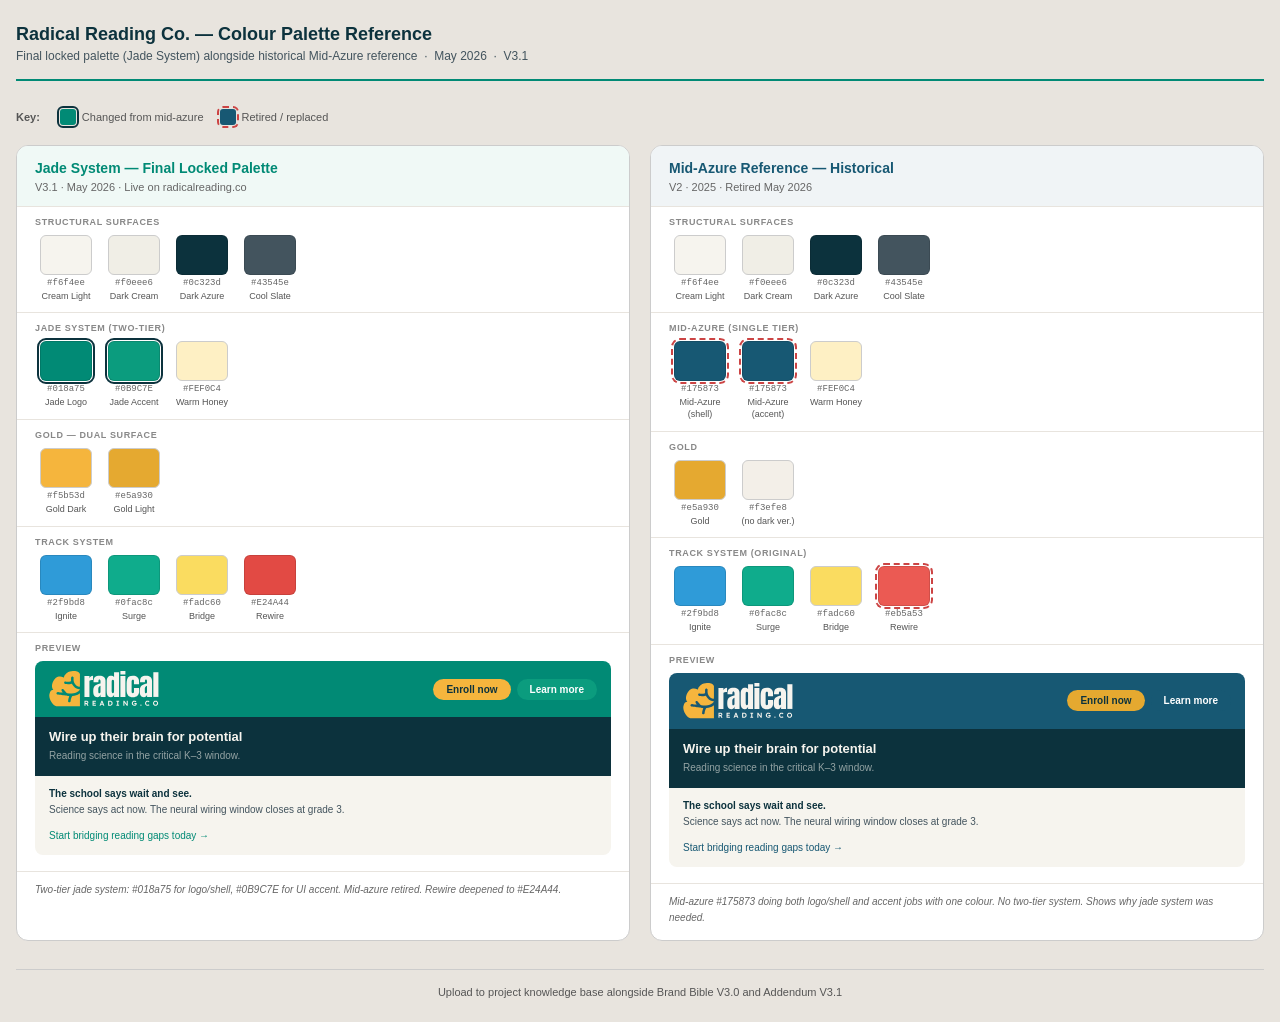
<file: RR_Palette_Reference_Jade_vs_MidAzure_2.html>
<!DOCTYPE html>
<html lang="en">
<head>
<meta charset="UTF-8">
<meta name="viewport" content="width=device-width,initial-scale=1">
<title>Radical Reading Co. — Palette Reference: Jade System vs Mid-Azure</title>
<style>
*{box-sizing:border-box;margin:0;padding:0}
body{font-family:-apple-system,BlinkMacSystemFont,'Segoe UI',sans-serif;background:#e8e4de;padding:24px 16px;color:#0c323d;}
h1{font-size:18px;font-weight:600;color:#0c323d;margin-bottom:4px;}
.doc-sub{font-size:12px;color:#43545e;margin-bottom:28px;padding-bottom:16px;border-bottom:2px solid #018a75;}
.grid{display:grid;grid-template-columns:1fr 1fr;gap:20px;margin-bottom:28px;}
.pal-card{border-radius:12px;overflow:hidden;border:.5px solid #ccc;background:#fff;}
.pal-head{padding:14px 18px 10px;}
.pal-title{font-size:14px;font-weight:600;margin-bottom:3px;}
.pal-sub{font-size:11px;color:#666;line-height:1.5;}
.group{padding:10px 18px;border-top:.5px solid #e8e4de;}
.group-lbl{font-size:9px;font-weight:600;letter-spacing:.07em;text-transform:uppercase;color:#888;margin-bottom:8px;}
.sw-row{display:flex;gap:6px;flex-wrap:wrap;}
.sw-wrap{display:flex;flex-direction:column;align-items:center;gap:3px;}
.sw{border-radius:6px;border:.5px solid rgba(0,0,0,.12);}
.sw-hex{font-size:9px;font-family:monospace;color:#666;}
.sw-nm{font-size:9px;color:#555;text-align:center;width:62px;line-height:1.3;}
.delta{outline:2.5px solid #0c323d;outline-offset:1px;}
.retired{outline:2px dashed #cc4444;outline-offset:1px;}
.preview{padding:10px 18px 16px;border-top:.5px solid #e8e4de;}
.prev-bar{display:flex;align-items:center;justify-content:space-between;padding:10px 14px;border-radius:8px 8px 0 0;}
.prev-hero{padding:12px 14px;}
.prev-cream{padding:12px 14px;background:#f6f4ee;border-radius:0 0 8px 8px;}
.btn{padding:5px 13px;border-radius:20px;font-size:10px;font-weight:600;cursor:default;display:inline-block;}
.card-note{font-size:10px;color:#666;line-height:1.6;padding:10px 18px 14px;border-top:.5px solid #e8e4de;font-style:italic;}
.footer-note{font-size:11px;color:#555;text-align:center;margin-top:8px;padding-top:16px;border-top:1px solid #ccc;}
.legend{display:flex;gap:16px;margin-bottom:20px;flex-wrap:wrap;align-items:center;}
.leg-item{display:flex;align-items:center;gap:6px;font-size:11px;color:#555;}
.leg-sw{width:16px;height:16px;border-radius:3px;}
</style>
</head>
<body>
<svg id="logo-tpl" style="display:none;position:absolute;" xmlns="http://www.w3.org/2000/svg" xmlns:xlink="http://www.w3.org/1999/xlink" width="660" zoomAndPan="magnify" viewBox="0 0 495 160.499995" height="214" preserveAspectRatio="xMidYMid meet" version="1.0"><defs><g/><clipPath id="691e78c091"><path d="M 1 0.0546875 L 140 0.0546875 L 140 159 L 1 159 Z M 1 0.0546875 " clip-rule="nonzero"/></clipPath><clipPath id="801ebff621"><path d="M 154 0 L 494.230469 0 L 494.230469 160 L 154 160 Z M 154 0 " clip-rule="nonzero"/></clipPath><clipPath id="dce3cd48bb"><rect x="0" width="341" y="0" height="160"/></clipPath><clipPath id="218913d8db"><path d="M 156 124 L 494.230469 124 L 494.230469 160 L 156 160 Z M 156 124 " clip-rule="nonzero"/></clipPath><clipPath id="989ca2ae53"><rect x="0" width="339" y="0" height="36"/></clipPath></defs><g clip-path="url(#691e78c091)"><path fill="#f5b53d" d="M 107.492188 0.324219 C 99.203125 1.105469 87.453125 4.480469 81.890625 7.558594 C 78.039062 9.757812 72.722656 15.28125 70.433594 19.578125 C 69.507812 21.289062 68.285156 24.371094 67.703125 26.375 C 67.066406 28.375 66.386719 29.988281 66.09375 29.941406 C 65.800781 29.84375 64.53125 29.160156 63.265625 28.375 C 58.046875 25.199219 50.683594 23.929688 44.199219 25.101562 C 33.519531 27.007812 25.128906 34.09375 18.984375 46.3125 C 14.695312 54.960938 13.183594 61.21875 13.476562 69.039062 C 13.769531 75.292969 15.035156 79.203125 17.960938 82.820312 L 19.667969 84.871094 L 16.304688 85.164062 C 12.402344 85.507812 10.695312 86.289062 8.550781 88.683594 C 5.089844 92.644531 1.820312 101.632812 1.332031 108.476562 C 0.015625 128.464844 17.765625 156.46875 33.128906 158.714844 C 34.492188 158.914062 58.875 159.011719 87.402344 158.914062 L 139.191406 158.816406 L 139.191406 100.167969 L 136.167969 102.417969 C 127.925781 108.476562 117.148438 112.289062 106.273438 112.972656 C 104.371094 113.121094 104.273438 113.21875 102.277344 117.128906 C 99.933594 121.625 97.886719 128.5625 97.449219 133.644531 C 96.910156 139.21875 95.351562 141.222656 91.5 141.222656 C 89.695312 141.222656 89.058594 140.925781 87.695312 139.558594 C 86.132812 137.996094 86.039062 137.703125 86.039062 134.527344 C 86.039062 130.128906 87.453125 123.480469 89.597656 117.761719 C 90.574219 115.222656 91.253906 113.070312 91.207031 112.972656 C 91.109375 112.875 88.183594 112.484375 84.769531 112.144531 C 81.308594 111.75 73.554688 110.628906 67.507812 109.699219 C 61.460938 108.769531 52.828125 107.644531 48.246094 107.207031 C 43.710938 106.816406 39.222656 106.328125 38.34375 106.230469 C 34.347656 105.640625 32.007812 100.558594 34.347656 97.578125 C 36.445312 94.941406 37.566406 94.695312 44.832031 95.28125 C 48.441406 95.574219 53.707031 96.113281 56.582031 96.503906 C 59.460938 96.941406 61.898438 97.1875 61.996094 97.042969 C 62.09375 96.941406 61.65625 96.257812 61.019531 95.476562 C 55.460938 88.734375 54.535156 85.214844 57.460938 82.28125 C 58.875 80.863281 59.460938 80.621094 61.410156 80.621094 C 64.09375 80.621094 65.070312 81.453125 69.554688 87.753906 C 72.917969 92.449219 80.183594 99.777344 81.890625 100.265625 C 84.964844 101.046875 96.472656 101.734375 103.054688 101.488281 C 113.734375 101.097656 120.953125 98.898438 128.265625 93.960938 C 131.386719 91.8125 137.777344 85.800781 138.65625 84.1875 C 139.140625 83.210938 138.996094 83.113281 135.875 82.574219 C 122.5625 80.277344 110.175781 71.1875 104.128906 59.214844 C 103.542969 58.089844 103.007812 57.164062 102.859375 57.164062 C 102.761719 57.164062 100.863281 57.601562 98.617188 58.1875 C 90.765625 60.144531 74.871094 59.949219 70.824219 57.847656 C 68.09375 56.429688 67.261719 52.765625 68.96875 49.929688 C 70.53125 47.386719 71.601562 47.144531 78.039062 47.875 C 84.378906 48.5625 90.328125 48.265625 95.886719 46.949219 C 99.15625 46.167969 99.445312 46.019531 99.351562 44.945312 C 99.300781 44.261719 99.203125 40.839844 99.203125 37.371094 C 99.15625 29.84375 99.691406 27.644531 102.082031 26.03125 C 104.519531 24.371094 106.617188 24.566406 108.859375 26.570312 L 110.664062 28.277344 L 110.515625 35.023438 C 110.320312 42.84375 111.25 47.582031 114.078125 53.496094 C 118.125 61.855469 125.878906 68.207031 134.898438 70.652344 C 139.679688 71.921875 139.191406 75.195312 139.191406 42.355469 L 139.191406 13.375 L 137.921875 10.832031 C 136.507812 7.949219 133.191406 4.820312 129.679688 3.0625 C 125 0.667969 115.683594 -0.507812 107.492188 0.324219 Z M 107.492188 0.324219 " fill-opacity="1" fill-rule="nonzero"/></g><g clip-path="url(#801ebff621)"><g transform="matrix(1, 0, 0, 1, 154, 0)"><g clip-path="url(#dce3cd48bb)"><g fill="#ffffff" fill-opacity="1"><g transform="translate(0.98286, 116.678365)"><g><path d="M 4.5 -94.1875 L 27.015625 -94.1875 L 27.015625 -83.765625 C 28.128906 -87.453125 30.082031 -90.300781 32.875 -92.3125 C 35.664062 -94.332031 39.117188 -95.34375 43.234375 -95.34375 L 43.234375 -76.5625 C 40.054688 -76.5625 36.554688 -76.109375 32.734375 -75.203125 C 28.921875 -74.304688 27.015625 -73.257812 27.015625 -72.0625 L 27.015625 0 L 4.5 0 Z M 4.5 -94.1875 "/></g></g></g><g fill="#ffffff" fill-opacity="1"><g transform="translate(42.414643, 116.678365)"><g><path d="M 21.609375 1.03125 C 14.328125 1.03125 9.332031 -1.390625 6.625 -6.234375 C 3.925781 -11.085938 2.578125 -18.015625 2.578125 -27.015625 C 2.578125 -34.398438 3.539062 -40.0625 5.46875 -44 C 7.394531 -47.945312 10.070312 -50.84375 13.5 -52.6875 C 16.9375 -54.53125 22.171875 -56.566406 29.203125 -58.796875 L 35.390625 -60.859375 L 35.390625 -70.515625 C 35.390625 -73.003906 34.894531 -74.910156 33.90625 -76.234375 C 32.914062 -77.566406 31.734375 -78.234375 30.359375 -78.234375 C 29.160156 -78.234375 28.109375 -77.675781 27.203125 -76.5625 C 26.304688 -75.445312 25.859375 -73.945312 25.859375 -72.0625 L 25.859375 -66.390625 L 3.984375 -66.390625 L 3.984375 -69.484375 C 3.984375 -78.742188 6.148438 -85.347656 10.484375 -89.296875 C 14.816406 -93.242188 21.875 -95.21875 31.65625 -95.21875 C 39.457031 -95.21875 45.800781 -93.179688 50.6875 -89.109375 C 55.582031 -85.035156 58.03125 -79.265625 58.03125 -71.796875 L 58.03125 0 L 35.640625 0 L 35.640625 -11.1875 C 34.523438 -7.332031 32.742188 -4.332031 30.296875 -2.1875 C 27.859375 -0.0390625 24.960938 1.03125 21.609375 1.03125 Z M 30.5 -16.46875 C 32.207031 -16.46875 33.425781 -17.175781 34.15625 -18.59375 C 34.882812 -20.007812 35.25 -21.742188 35.25 -23.796875 L 35.25 -50.046875 C 31.90625 -48.765625 29.441406 -47.132812 27.859375 -45.15625 C 26.273438 -43.1875 25.484375 -40.441406 25.484375 -36.921875 L 25.484375 -24.828125 C 25.484375 -19.253906 27.15625 -16.46875 30.5 -16.46875 Z M 30.5 -16.46875 "/></g></g></g><g fill="#ffffff" fill-opacity="1"><g transform="translate(101.731605, 116.678365)"><g><path d="M 23.03125 1.03125 C 17.539062 1.03125 13.398438 -0.273438 10.609375 -2.890625 C 7.828125 -5.503906 5.984375 -8.976562 5.078125 -13.3125 C 4.179688 -17.644531 3.734375 -23.203125 3.734375 -29.984375 L 3.984375 -72.4375 C 3.984375 -79.132812 5.675781 -84.601562 9.0625 -88.84375 C 12.457031 -93.09375 17.242188 -95.21875 23.421875 -95.21875 C 29.503906 -95.21875 34.050781 -93.203125 37.0625 -89.171875 L 37.0625 -111.171875 L 59.578125 -111.171875 L 59.578125 0 L 37.0625 0 L 37.0625 -10.03125 C 35.769531 -6.34375 34.03125 -3.578125 31.84375 -1.734375 C 29.65625 0.109375 26.71875 1.03125 23.03125 1.03125 Z M 31.65625 -16.59375 C 33.882812 -16.59375 35.34375 -17.6875 36.03125 -19.875 C 36.71875 -22.0625 37.0625 -25 37.0625 -28.6875 L 37.0625 -68.0625 C 37.0625 -70.8125 36.671875 -73.128906 35.890625 -75.015625 C 35.117188 -76.898438 33.75 -77.84375 31.78125 -77.84375 C 29.550781 -77.84375 28.070312 -76.960938 27.34375 -75.203125 C 26.613281 -73.453125 26.25 -71.070312 26.25 -68.0625 L 26.25 -28.4375 C 26.25 -20.539062 28.050781 -16.59375 31.65625 -16.59375 Z M 31.65625 -16.59375 "/></g></g></g><g fill="#ffffff" fill-opacity="1"><g transform="translate(162.978626, 116.678365)"><g><path d="M 4.375 -100.5 L 4.375 -116.1875 L 26.890625 -116.1875 L 26.890625 -100.5 Z M 4.375 0 L 4.375 -94.1875 L 26.890625 -94.1875 L 26.890625 0 Z M 4.375 0 "/></g></g></g><g fill="#ffffff" fill-opacity="1"><g transform="translate(191.414673, 116.678365)"><g><path d="M 32.8125 1.03125 C 22.519531 1.03125 15.097656 -1.582031 10.546875 -6.8125 C 6.003906 -12.050781 3.734375 -20.070312 3.734375 -30.875 L 3.734375 -59.96875 C 3.734375 -68.113281 4.609375 -74.738281 6.359375 -79.84375 C 8.117188 -84.945312 11.078125 -88.785156 15.234375 -91.359375 C 19.398438 -93.929688 25.171875 -95.21875 32.546875 -95.21875 C 40.617188 -95.21875 47.179688 -93.113281 52.234375 -88.90625 C 57.296875 -84.707031 59.828125 -78.832031 59.828125 -71.28125 L 59.828125 -56.875 L 36.921875 -56.875 L 36.921875 -70.125 C 36.921875 -72.613281 36.578125 -74.519531 35.890625 -75.84375 C 35.210938 -77.175781 33.882812 -77.84375 31.90625 -77.84375 C 28.21875 -77.84375 26.375 -75.226562 26.375 -70 L 26.375 -24.3125 C 26.375 -22.175781 26.820312 -20.351562 27.71875 -18.84375 C 28.625 -17.34375 29.976562 -16.59375 31.78125 -16.59375 C 33.582031 -16.59375 34.929688 -17.320312 35.828125 -18.78125 C 36.734375 -20.238281 37.144531 -22.128906 37.0625 -24.453125 L 36.921875 -40.28125 L 59.828125 -40.28125 L 59.828125 -23.796875 C 59.828125 -16.078125 57.316406 -10.007812 52.296875 -5.59375 C 47.285156 -1.175781 40.789062 1.03125 32.8125 1.03125 Z M 32.8125 1.03125 "/></g></g></g><g fill="#ffffff" fill-opacity="1"><g transform="translate(251.761011, 116.678365)"><g><path d="M 21.609375 1.03125 C 14.328125 1.03125 9.332031 -1.390625 6.625 -6.234375 C 3.925781 -11.085938 2.578125 -18.015625 2.578125 -27.015625 C 2.578125 -34.398438 3.539062 -40.0625 5.46875 -44 C 7.394531 -47.945312 10.070312 -50.84375 13.5 -52.6875 C 16.9375 -54.53125 22.171875 -56.566406 29.203125 -58.796875 L 35.390625 -60.859375 L 35.390625 -70.515625 C 35.390625 -73.003906 34.894531 -74.910156 33.90625 -76.234375 C 32.914062 -77.566406 31.734375 -78.234375 30.359375 -78.234375 C 29.160156 -78.234375 28.109375 -77.675781 27.203125 -76.5625 C 26.304688 -75.445312 25.859375 -73.945312 25.859375 -72.0625 L 25.859375 -66.390625 L 3.984375 -66.390625 L 3.984375 -69.484375 C 3.984375 -78.742188 6.148438 -85.347656 10.484375 -89.296875 C 14.816406 -93.242188 21.875 -95.21875 31.65625 -95.21875 C 39.457031 -95.21875 45.800781 -93.179688 50.6875 -89.109375 C 55.582031 -85.035156 58.03125 -79.265625 58.03125 -71.796875 L 58.03125 0 L 35.640625 0 L 35.640625 -11.1875 C 34.523438 -7.332031 32.742188 -4.332031 30.296875 -2.1875 C 27.859375 -0.0390625 24.960938 1.03125 21.609375 1.03125 Z M 30.5 -16.46875 C 32.207031 -16.46875 33.425781 -17.175781 34.15625 -18.59375 C 34.882812 -20.007812 35.25 -21.742188 35.25 -23.796875 L 35.25 -50.046875 C 31.90625 -48.765625 29.441406 -47.132812 27.859375 -45.15625 C 26.273438 -43.1875 25.484375 -40.441406 25.484375 -36.921875 L 25.484375 -24.828125 C 25.484375 -19.253906 27.15625 -16.46875 30.5 -16.46875 Z M 30.5 -16.46875 "/></g></g></g><g fill="#ffffff" fill-opacity="1"><g transform="translate(311.077973, 116.678365)"><g><path d="M 4.5 0 L 4.5 -111.171875 L 27.40625 -111.171875 L 27.40625 0 Z M 4.5 0 "/></g></g></g></g></g></g><g clip-path="url(#218913d8db)"><g transform="matrix(1, 0, 0, 1, 156, 124)"><g clip-path="url(#989ca2ae53)"><g fill="#ffffff" fill-opacity="1"><g transform="translate(0.730877, 32.418699)"><g><path d="M 2.921875 0 L 2.921875 -22.515625 L 12.890625 -22.515625 C 14.285156 -22.515625 15.550781 -22.195312 16.6875 -21.5625 C 17.820312 -20.925781 18.71875 -20.070312 19.375 -19 C 20.03125 -17.925781 20.359375 -16.707031 20.359375 -15.34375 C 20.359375 -13.988281 20.03125 -12.757812 19.375 -11.65625 C 18.71875 -10.550781 17.820312 -9.675781 16.6875 -9.03125 C 15.550781 -8.394531 14.285156 -8.078125 12.890625 -8.078125 L 7.59375 -8.078125 L 7.59375 0 Z M 15.6875 0 L 9.96875 -10.15625 L 14.921875 -10.96875 L 21.28125 0.03125 Z M 7.59375 -12 L 12.671875 -12 C 13.242188 -12 13.75 -12.128906 14.1875 -12.390625 C 14.632812 -12.660156 14.972656 -13.035156 15.203125 -13.515625 C 15.441406 -14.003906 15.5625 -14.546875 15.5625 -15.140625 C 15.5625 -15.785156 15.421875 -16.34375 15.140625 -16.8125 C 14.867188 -17.289062 14.460938 -17.660156 13.921875 -17.921875 C 13.390625 -18.191406 12.769531 -18.328125 12.0625 -18.328125 L 7.59375 -18.328125 Z M 7.59375 -12 "/></g></g></g><g fill="#ffffff" fill-opacity="1"><g transform="translate(36.937811, 32.418699)"><g><path d="M 2.921875 0 L 2.921875 -22.515625 L 18.140625 -22.515625 L 18.140625 -18.265625 L 7.65625 -18.265625 L 7.65625 -4.25 L 18.359375 -4.25 L 18.359375 0 Z M 5.171875 -9.421875 L 5.171875 -13.53125 L 16.59375 -13.53125 L 16.59375 -9.421875 Z M 5.171875 -9.421875 "/></g></g></g><g fill="#ffffff" fill-opacity="1"><g transform="translate(71.055183, 32.418699)"><g><path d="M 0.21875 0 L 9.0625 -22.515625 L 13.375 -22.515625 L 22.15625 0 L 17.203125 0 L 12.671875 -12.125 C 12.546875 -12.46875 12.390625 -12.90625 12.203125 -13.4375 C 12.023438 -13.976562 11.835938 -14.546875 11.640625 -15.140625 C 11.441406 -15.742188 11.257812 -16.316406 11.09375 -16.859375 C 10.925781 -17.410156 10.796875 -17.867188 10.703125 -18.234375 L 11.578125 -18.234375 C 11.453125 -17.765625 11.304688 -17.265625 11.140625 -16.734375 C 10.984375 -16.210938 10.816406 -15.675781 10.640625 -15.125 C 10.472656 -14.582031 10.289062 -14.050781 10.09375 -13.53125 C 9.90625 -13.019531 9.722656 -12.519531 9.546875 -12.03125 L 5.015625 0 Z M 4.34375 -4.734375 L 5.921875 -8.578125 L 16.234375 -8.578125 L 17.84375 -4.734375 Z M 4.34375 -4.734375 "/></g></g></g><g fill="#ffffff" fill-opacity="1"><g transform="translate(107.133528, 32.418699)"><g><path d="M 2.921875 0 L 2.921875 -22.515625 L 12.15625 -22.515625 C 13.800781 -22.515625 15.296875 -22.238281 16.640625 -21.6875 C 17.984375 -21.144531 19.140625 -20.375 20.109375 -19.375 C 21.085938 -18.375 21.832031 -17.1875 22.34375 -15.8125 C 22.863281 -14.445312 23.125 -12.925781 23.125 -11.25 C 23.125 -9.601562 22.863281 -8.085938 22.34375 -6.703125 C 21.832031 -5.316406 21.09375 -4.125 20.125 -3.125 C 19.164062 -2.132812 18.007812 -1.363281 16.65625 -0.8125 C 15.300781 -0.269531 13.800781 0 12.15625 0 Z M 7.75 -3.5 L 7.234375 -4.34375 L 12 -4.34375 C 12.957031 -4.34375 13.820312 -4.507812 14.59375 -4.84375 C 15.363281 -5.175781 16.019531 -5.632812 16.5625 -6.21875 C 17.113281 -6.8125 17.53125 -7.535156 17.8125 -8.390625 C 18.09375 -9.242188 18.234375 -10.195312 18.234375 -11.25 C 18.234375 -12.300781 18.09375 -13.25 17.8125 -14.09375 C 17.53125 -14.945312 17.113281 -15.671875 16.5625 -16.265625 C 16.019531 -16.867188 15.363281 -17.335938 14.59375 -17.671875 C 13.820312 -18.003906 12.957031 -18.171875 12 -18.171875 L 7.140625 -18.171875 L 7.75 -18.9375 Z M 7.75 -3.5 "/></g></g></g><g fill="#ffffff" fill-opacity="1"><g transform="translate(144.915429, 32.418699)"><g><path d="M 2.34375 0 L 2.34375 -4.140625 L 6.109375 -4.140625 L 6.109375 -18.359375 L 2.34375 -18.359375 L 2.34375 -22.515625 L 14.703125 -22.515625 L 14.703125 -18.359375 L 10.9375 -18.359375 L 10.9375 -4.140625 L 14.703125 -4.140625 L 14.703125 0 Z M 2.34375 0 "/></g></g></g><g fill="#ffffff" fill-opacity="1"><g transform="translate(175.657352, 32.418699)"><g><path d="M 2.921875 0 L 2.921875 -22.515625 L 7.234375 -22.515625 L 19.671875 -5.6875 L 18.78125 -5.6875 C 18.695312 -6.351562 18.617188 -7 18.546875 -7.625 C 18.484375 -8.257812 18.425781 -8.90625 18.375 -9.5625 C 18.320312 -10.21875 18.28125 -10.894531 18.25 -11.59375 C 18.21875 -12.289062 18.191406 -13.03125 18.171875 -13.8125 C 18.148438 -14.59375 18.140625 -15.445312 18.140625 -16.375 L 18.140625 -22.515625 L 22.859375 -22.515625 L 22.859375 0 L 18.484375 0 L 5.78125 -16.984375 L 7.015625 -16.953125 C 7.117188 -15.835938 7.207031 -14.882812 7.28125 -14.09375 C 7.351562 -13.3125 7.414062 -12.628906 7.46875 -12.046875 C 7.53125 -11.472656 7.570312 -10.972656 7.59375 -10.546875 C 7.613281 -10.117188 7.628906 -9.710938 7.640625 -9.328125 C 7.648438 -8.941406 7.65625 -8.535156 7.65625 -8.109375 L 7.65625 0 Z M 2.921875 0 "/></g></g></g><g fill="#ffffff" fill-opacity="1"><g transform="translate(215.143313, 32.418699)"><g><path d="M 13.25 0.328125 C 11.507812 0.328125 9.914062 0.03125 8.46875 -0.5625 C 7.019531 -1.15625 5.769531 -1.972656 4.71875 -3.015625 C 3.675781 -4.066406 2.867188 -5.300781 2.296875 -6.71875 C 1.734375 -8.132812 1.453125 -9.664062 1.453125 -11.3125 C 1.453125 -12.96875 1.742188 -14.492188 2.328125 -15.890625 C 2.921875 -17.296875 3.757812 -18.519531 4.84375 -19.5625 C 5.925781 -20.601562 7.195312 -21.410156 8.65625 -21.984375 C 10.113281 -22.566406 11.707031 -22.859375 13.4375 -22.859375 C 14.632812 -22.859375 15.78125 -22.695312 16.875 -22.375 C 17.96875 -22.050781 18.960938 -21.609375 19.859375 -21.046875 C 20.765625 -20.492188 21.519531 -19.859375 22.125 -19.140625 L 19.140625 -15.984375 C 18.578125 -16.515625 17.992188 -16.96875 17.390625 -17.34375 C 16.796875 -17.71875 16.160156 -18.003906 15.484375 -18.203125 C 14.804688 -18.410156 14.113281 -18.515625 13.40625 -18.515625 C 12.394531 -18.515625 11.46875 -18.332031 10.625 -17.96875 C 9.78125 -17.601562 9.035156 -17.097656 8.390625 -16.453125 C 7.742188 -15.816406 7.242188 -15.054688 6.890625 -14.171875 C 6.535156 -13.296875 6.359375 -12.34375 6.359375 -11.3125 C 6.359375 -10.3125 6.546875 -9.363281 6.921875 -8.46875 C 7.304688 -7.582031 7.820312 -6.8125 8.46875 -6.15625 C 9.125 -5.5 9.890625 -4.984375 10.765625 -4.609375 C 11.648438 -4.234375 12.597656 -4.046875 13.609375 -4.046875 C 14.335938 -4.046875 15.015625 -4.148438 15.640625 -4.359375 C 16.273438 -4.578125 16.832031 -4.882812 17.3125 -5.28125 C 17.800781 -5.6875 18.175781 -6.15625 18.4375 -6.6875 C 18.707031 -7.226562 18.84375 -7.796875 18.84375 -8.390625 L 18.84375 -9.171875 L 19.484375 -8.265625 L 13.0625 -8.265625 L 13.0625 -12.28125 L 23.46875 -12.28125 C 23.488281 -12.050781 23.515625 -11.765625 23.546875 -11.421875 C 23.585938 -11.078125 23.613281 -10.738281 23.625 -10.40625 C 23.632812 -10.070312 23.640625 -9.804688 23.640625 -9.609375 C 23.640625 -8.148438 23.375 -6.8125 22.84375 -5.59375 C 22.320312 -4.375 21.59375 -3.320312 20.65625 -2.4375 C 19.726562 -1.5625 18.628906 -0.878906 17.359375 -0.390625 C 16.097656 0.0859375 14.726562 0.328125 13.25 0.328125 Z M 13.25 0.328125 "/></g></g></g><g fill="#ffffff" fill-opacity="1"><g transform="translate(253.825574, 32.418699)"><g><path d="M 3.984375 0.359375 C 3.148438 0.359375 2.503906 0.125 2.046875 -0.34375 C 1.597656 -0.820312 1.375 -1.5 1.375 -2.375 C 1.375 -3.164062 1.613281 -3.8125 2.09375 -4.3125 C 2.582031 -4.820312 3.210938 -5.078125 3.984375 -5.078125 C 4.796875 -5.078125 5.425781 -4.84375 5.875 -4.375 C 6.332031 -3.90625 6.5625 -3.238281 6.5625 -2.375 C 6.5625 -1.5625 6.320312 -0.898438 5.84375 -0.390625 C 5.375 0.109375 4.753906 0.359375 3.984375 0.359375 Z M 3.984375 0.359375 "/></g></g></g><g fill="#ffffff" fill-opacity="1"><g transform="translate(274.826569, 32.418699)"><g><path d="M 12.796875 0.328125 C 11.148438 0.328125 9.632812 0.046875 8.25 -0.515625 C 6.863281 -1.085938 5.660156 -1.894531 4.640625 -2.9375 C 3.628906 -3.976562 2.84375 -5.210938 2.28125 -6.640625 C 1.726562 -8.066406 1.453125 -9.625 1.453125 -11.3125 C 1.453125 -12.96875 1.738281 -14.492188 2.3125 -15.890625 C 2.894531 -17.296875 3.707031 -18.519531 4.75 -19.5625 C 5.800781 -20.601562 7.035156 -21.410156 8.453125 -21.984375 C 9.867188 -22.566406 11.40625 -22.859375 13.0625 -22.859375 C 14.125 -22.859375 15.175781 -22.710938 16.21875 -22.421875 C 17.257812 -22.140625 18.210938 -21.71875 19.078125 -21.15625 C 19.953125 -20.601562 20.695312 -19.941406 21.3125 -19.171875 L 18.296875 -15.828125 C 17.804688 -16.335938 17.28125 -16.78125 16.71875 -17.15625 C 16.164062 -17.53125 15.582031 -17.816406 14.96875 -18.015625 C 14.351562 -18.222656 13.703125 -18.328125 13.015625 -18.328125 C 12.097656 -18.328125 11.238281 -18.15625 10.4375 -17.8125 C 9.632812 -17.46875 8.929688 -16.988281 8.328125 -16.375 C 7.722656 -15.769531 7.242188 -15.03125 6.890625 -14.15625 C 6.535156 -13.289062 6.359375 -12.332031 6.359375 -11.28125 C 6.359375 -10.207031 6.53125 -9.238281 6.875 -8.375 C 7.21875 -7.507812 7.703125 -6.769531 8.328125 -6.15625 C 8.953125 -5.539062 9.695312 -5.066406 10.5625 -4.734375 C 11.425781 -4.410156 12.382812 -4.25 13.4375 -4.25 C 14.125 -4.25 14.789062 -4.34375 15.4375 -4.53125 C 16.082031 -4.726562 16.675781 -5 17.21875 -5.34375 C 17.769531 -5.6875 18.257812 -6.082031 18.6875 -6.53125 L 21.0625 -2.765625 C 20.53125 -2.179688 19.828125 -1.65625 18.953125 -1.1875 C 18.085938 -0.71875 17.117188 -0.347656 16.046875 -0.078125 C 14.972656 0.191406 13.890625 0.328125 12.796875 0.328125 Z M 12.796875 0.328125 "/></g></g></g><g fill="#ffffff" fill-opacity="1"><g transform="translate(310.679878, 32.418699)"><g><path d="M 12.921875 0.328125 C 11.253906 0.328125 9.722656 0.0351562 8.328125 -0.546875 C 6.929688 -1.128906 5.710938 -1.9375 4.671875 -2.96875 C 3.640625 -4.007812 2.84375 -5.242188 2.28125 -6.671875 C 1.726562 -8.097656 1.453125 -9.644531 1.453125 -11.3125 C 1.453125 -13.007812 1.726562 -14.566406 2.28125 -15.984375 C 2.84375 -17.398438 3.640625 -18.625 4.671875 -19.65625 C 5.710938 -20.695312 6.929688 -21.503906 8.328125 -22.078125 C 9.722656 -22.660156 11.242188 -22.953125 12.890625 -22.953125 C 14.566406 -22.953125 16.09375 -22.660156 17.46875 -22.078125 C 18.851562 -21.503906 20.066406 -20.691406 21.109375 -19.640625 C 22.148438 -18.597656 22.945312 -17.367188 23.5 -15.953125 C 24.0625 -14.535156 24.34375 -12.988281 24.34375 -11.3125 C 24.34375 -9.644531 24.0625 -8.101562 23.5 -6.6875 C 22.945312 -5.269531 22.148438 -4.035156 21.109375 -2.984375 C 20.066406 -1.941406 18.851562 -1.128906 17.46875 -0.546875 C 16.09375 0.0351562 14.578125 0.328125 12.921875 0.328125 Z M 12.890625 -4.25 C 13.859375 -4.25 14.738281 -4.425781 15.53125 -4.78125 C 16.320312 -5.132812 17.003906 -5.625 17.578125 -6.25 C 18.160156 -6.882812 18.617188 -7.628906 18.953125 -8.484375 C 19.285156 -9.347656 19.453125 -10.289062 19.453125 -11.3125 C 19.453125 -12.34375 19.285156 -13.285156 18.953125 -14.140625 C 18.617188 -15.003906 18.160156 -15.75 17.578125 -16.375 C 17.003906 -17.007812 16.320312 -17.503906 15.53125 -17.859375 C 14.738281 -18.210938 13.859375 -18.390625 12.890625 -18.390625 C 11.953125 -18.390625 11.082031 -18.210938 10.28125 -17.859375 C 9.488281 -17.503906 8.789062 -17.007812 8.1875 -16.375 C 7.59375 -15.75 7.140625 -15.003906 6.828125 -14.140625 C 6.515625 -13.285156 6.359375 -12.34375 6.359375 -11.3125 C 6.359375 -10.289062 6.515625 -9.347656 6.828125 -8.484375 C 7.140625 -7.628906 7.59375 -6.882812 8.1875 -6.25 C 8.789062 -5.625 9.488281 -5.132812 10.28125 -4.78125 C 11.082031 -4.425781 11.953125 -4.25 12.890625 -4.25 Z M 12.890625 -4.25 "/></g></g></g></g></g></g></svg>
<h1>Radical Reading Co. &mdash; Colour Palette Reference</h1>
<div class="doc-sub">Final locked palette (Jade System) alongside historical Mid-Azure reference &nbsp;&middot;&nbsp; May 2026 &nbsp;&middot;&nbsp; V3.1</div>

<div class="legend">
  <span style="font-size:11px;font-weight:600;color:#555;margin-right:4px;">Key:</span>
  <div class="leg-item"><div class="leg-sw" style="outline:2.5px solid #0c323d;outline-offset:1px;background:#018a75;"></div> Changed from mid-azure</div>
  <div class="leg-item"><div class="leg-sw" style="outline:2px dashed #cc4444;outline-offset:1px;background:#175873;"></div> Retired / replaced</div>
</div>

<div class="grid" id="grid"></div>
<div class="footer-note">Upload to project knowledge base alongside Brand Bible V3.0 and Addendum V3.1</div>

<script>
function cloneLogo(color, maxW) {
  var tpl = document.getElementById("logo-tpl");
  var c = tpl.cloneNode(true);
  c.removeAttribute("id");
  c.style.cssText = "display:block;position:static;width:100%;max-width:" + maxW + "px;height:auto;";
  c.querySelectorAll("[fill=\"#ffffff\"]").forEach(function(el){ el.setAttribute("fill", color); });
  return c;
}

var PALETTES = [
  {
    id: "jade",
    title: "Jade System — Final Locked Palette",
    sub: "V3.1 · May 2026 · Live on radicalreading.co",
    headBg: "#018a75",
    heroBg: "#0c323d",
    logoColor: "#f6f4ee",
    btnPri: "#f5b53d", btnPriText: "#0c323d",
    btnSec: "#0B9C7E", btnSecText: "#ffffff",
    linkColor: "#018a75",
    cardNote: "Two-tier jade system: #018a75 for logo/shell, #0B9C7E for UI accent. Mid-azure retired. Rewire deepened to #E24A44.",
    groups: [
      { label: "Structural surfaces", swatches: [
        { name:"Cream Light", hex:"f6f4ee", dark:true },
        { name:"Dark Cream", hex:"f0eee6", dark:true },
        { name:"Dark Azure", hex:"0c323d", textColor:"fff" },
        { name:"Cool Slate", hex:"43545e", textColor:"fff" }
      ]},
      { label: "Jade system (two-tier)", swatches: [
        { name:"Jade Logo", hex:"018a75", textColor:"fff", delta:true },
        { name:"Jade Accent", hex:"0B9C7E", textColor:"fff", delta:true },
        { name:"Warm Honey", hex:"FEF0C4", dark:true }
      ]},
      { label: "Gold — dual surface", swatches: [
        { name:"Gold Dark", hex:"f5b53d", dark:true },
        { name:"Gold Light", hex:"e5a930", dark:true }
      ]},
      { label: "Track system", swatches: [
        { name:"Ignite", hex:"2f9bd8", textColor:"fff" },
        { name:"Surge", hex:"0fac8c", textColor:"fff" },
        { name:"Bridge", hex:"fadc60", dark:true },
        { name:"Rewire", hex:"E24A44", textColor:"fff" }
      ]}
    ]
  },
  {
    id: "midazure",
    title: "Mid-Azure Reference — Historical",
    sub: "V2 · 2025 · Retired May 2026",
    headBg: "#175873",
    heroBg: "#0c323d",
    logoColor: "#f6f4ee",
    btnPri: "#e5a930", btnPriText: "#0c323d",
    btnSec: "#175873", btnSecText: "#ffffff",
    linkColor: "#175873",
    cardNote: "Mid-azure #175873 doing both logo/shell and accent jobs with one colour. No two-tier system. Shows why jade system was needed.",
    groups: [
      { label: "Structural surfaces", swatches: [
        { name:"Cream Light", hex:"f6f4ee", dark:true },
        { name:"Dark Cream", hex:"f0eee6", dark:true },
        { name:"Dark Azure", hex:"0c323d", textColor:"fff" },
        { name:"Cool Slate", hex:"43545e", textColor:"fff" }
      ]},
      { label: "Mid-azure (single tier)", swatches: [
        { name:"Mid-Azure (shell)", hex:"175873", textColor:"fff", retired:true },
        { name:"Mid-Azure (accent)", hex:"175873", textColor:"fff", retired:true },
        { name:"Warm Honey", hex:"FEF0C4", dark:true }
      ]},
      { label: "Gold", swatches: [
        { name:"Gold", hex:"e5a930", dark:true },
        { name:"(no dark ver.)", hex:"f3efe8", dark:true }
      ]},
      { label: "Track system (original)", swatches: [
        { name:"Ignite", hex:"2f9bd8", textColor:"fff" },
        { name:"Surge", hex:"0fac8c", textColor:"fff" },
        { name:"Bridge", hex:"fadc60", dark:true },
        { name:"Rewire", hex:"eb5a53", textColor:"fff", retired:true }
      ]}
    ]
  }
];

var grid = document.getElementById("grid");

PALETTES.forEach(function(pal) {
  var card = document.createElement("div");
  card.className = "pal-card";

  var head = document.createElement("div");
  head.className = "pal-head";
  head.style.background = pal.id === "jade" ? "#f0f9f6" : "#f0f4f6";
  head.innerHTML = '<div class="pal-title" style="color:' + (pal.id==="jade"?"#018a75":"#175873") + '">' + pal.title + '</div><div class="pal-sub">' + pal.sub + '</div>';
  card.appendChild(head);

  pal.groups.forEach(function(g) {
    var grp = document.createElement("div");
    grp.className = "group";
    var h = '<div class="group-lbl">' + g.label + '</div><div class="sw-row">';
    g.swatches.forEach(function(s) {
      var cls = s.delta ? " delta" : s.retired ? " retired" : "";
      h += '<div class="sw-wrap">';
      h += '<div class="sw' + cls + '" style="width:52px;height:40px;background:#' + s.hex + ';' + (s.dark ? "border:.5px solid #ccc;" : "") + '"></div>';
      h += '<div class="sw-hex">#' + s.hex + '</div>';
      h += '<div class="sw-nm">' + s.name + '</div>';
      h += '</div>';
    });
    h += '</div>';
    grp.innerHTML = h;
    card.appendChild(grp);
  });

  var prev = document.createElement("div");
  prev.className = "preview";
  prev.innerHTML = '<div class="group-lbl">Preview</div>';

  var bar = document.createElement("div");
  bar.className = "prev-bar";
  bar.style.background = pal.headBg;
  var logoWrap = document.createElement("div");
  logoWrap.style.cssText = "width:110px;flex-shrink:0;";
  logoWrap.appendChild(cloneLogo(pal.logoColor, 110));
  bar.appendChild(logoWrap);
  var bw = document.createElement("div");
  bw.style.cssText = "display:flex;gap:6px;margin-left:auto;";
  bw.innerHTML = '<span class="btn" style="background:' + pal.btnPri + ';color:' + pal.btnPriText + ';">Enroll now</span>' +
                 '<span class="btn" style="background:' + pal.btnSec + ';color:' + pal.btnSecText + ';">Learn more</span>';
  bar.appendChild(bw);

  var hero = document.createElement("div");
  hero.className = "prev-hero";
  hero.style.background = pal.heroBg;
  hero.innerHTML = '<div style="font-size:13px;font-weight:600;color:#f6f4ee;margin-bottom:4px;">Wire up their brain for potential</div>' +
                   '<div style="font-size:10px;color:rgba(246,244,238,.58);line-height:1.6;">Reading science in the critical K–3 window.</div>';

  var cream = document.createElement("div");
  cream.className = "prev-cream";
  cream.innerHTML = '<div style="font-size:10px;color:#0c323d;font-weight:600;margin-bottom:3px;">The school says wait and see.</div>' +
    '<div style="font-size:10px;color:#43545e;line-height:1.5;margin-bottom:8px;">Science says act now. The neural wiring window closes at grade 3.</div>' +
    '<span style="font-size:10px;color:' + pal.linkColor + ';font-weight:500;">Start bridging reading gaps today →</span>';

  prev.appendChild(bar);
  prev.appendChild(hero);
  prev.appendChild(cream);
  card.appendChild(prev);

  var noteEl = document.createElement("div");
  noteEl.className = "card-note";
  noteEl.textContent = pal.cardNote;
  card.appendChild(noteEl);

  grid.appendChild(card);
});
</script>
</body>
</html>
</file>
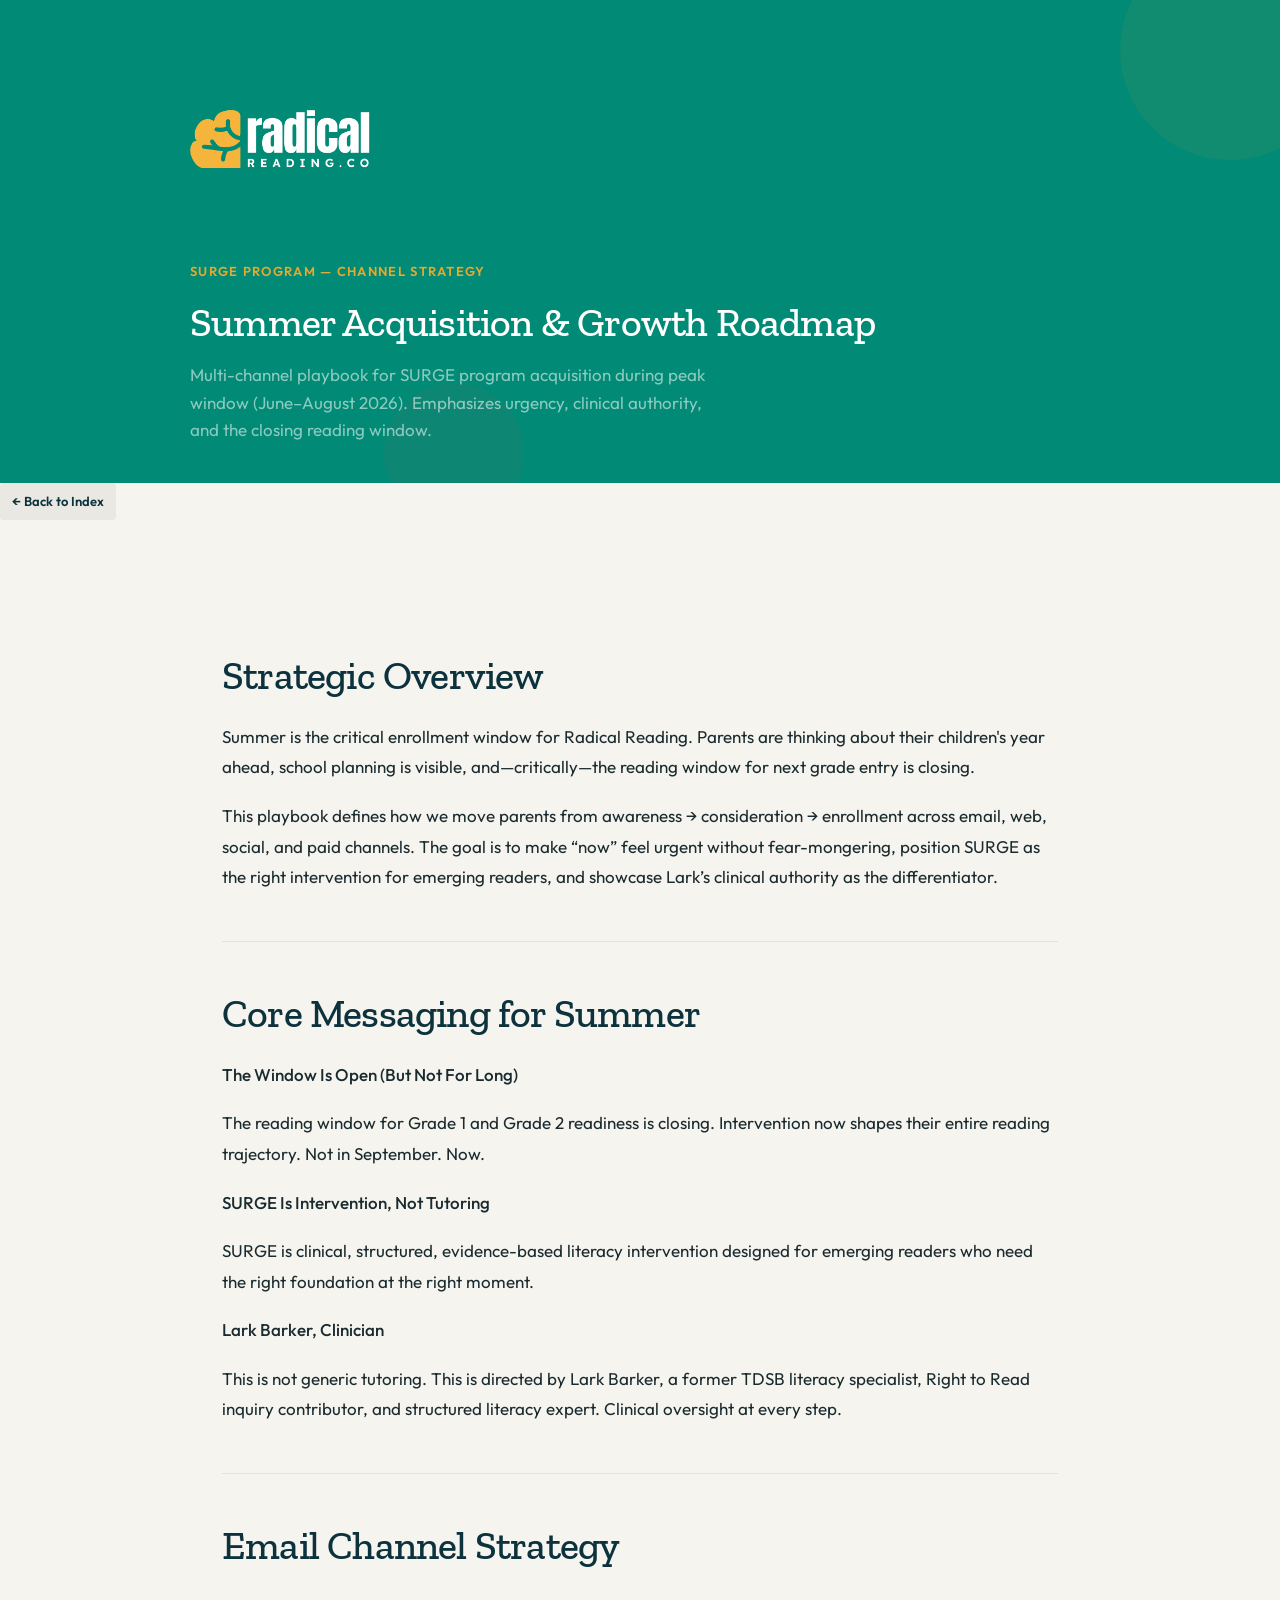
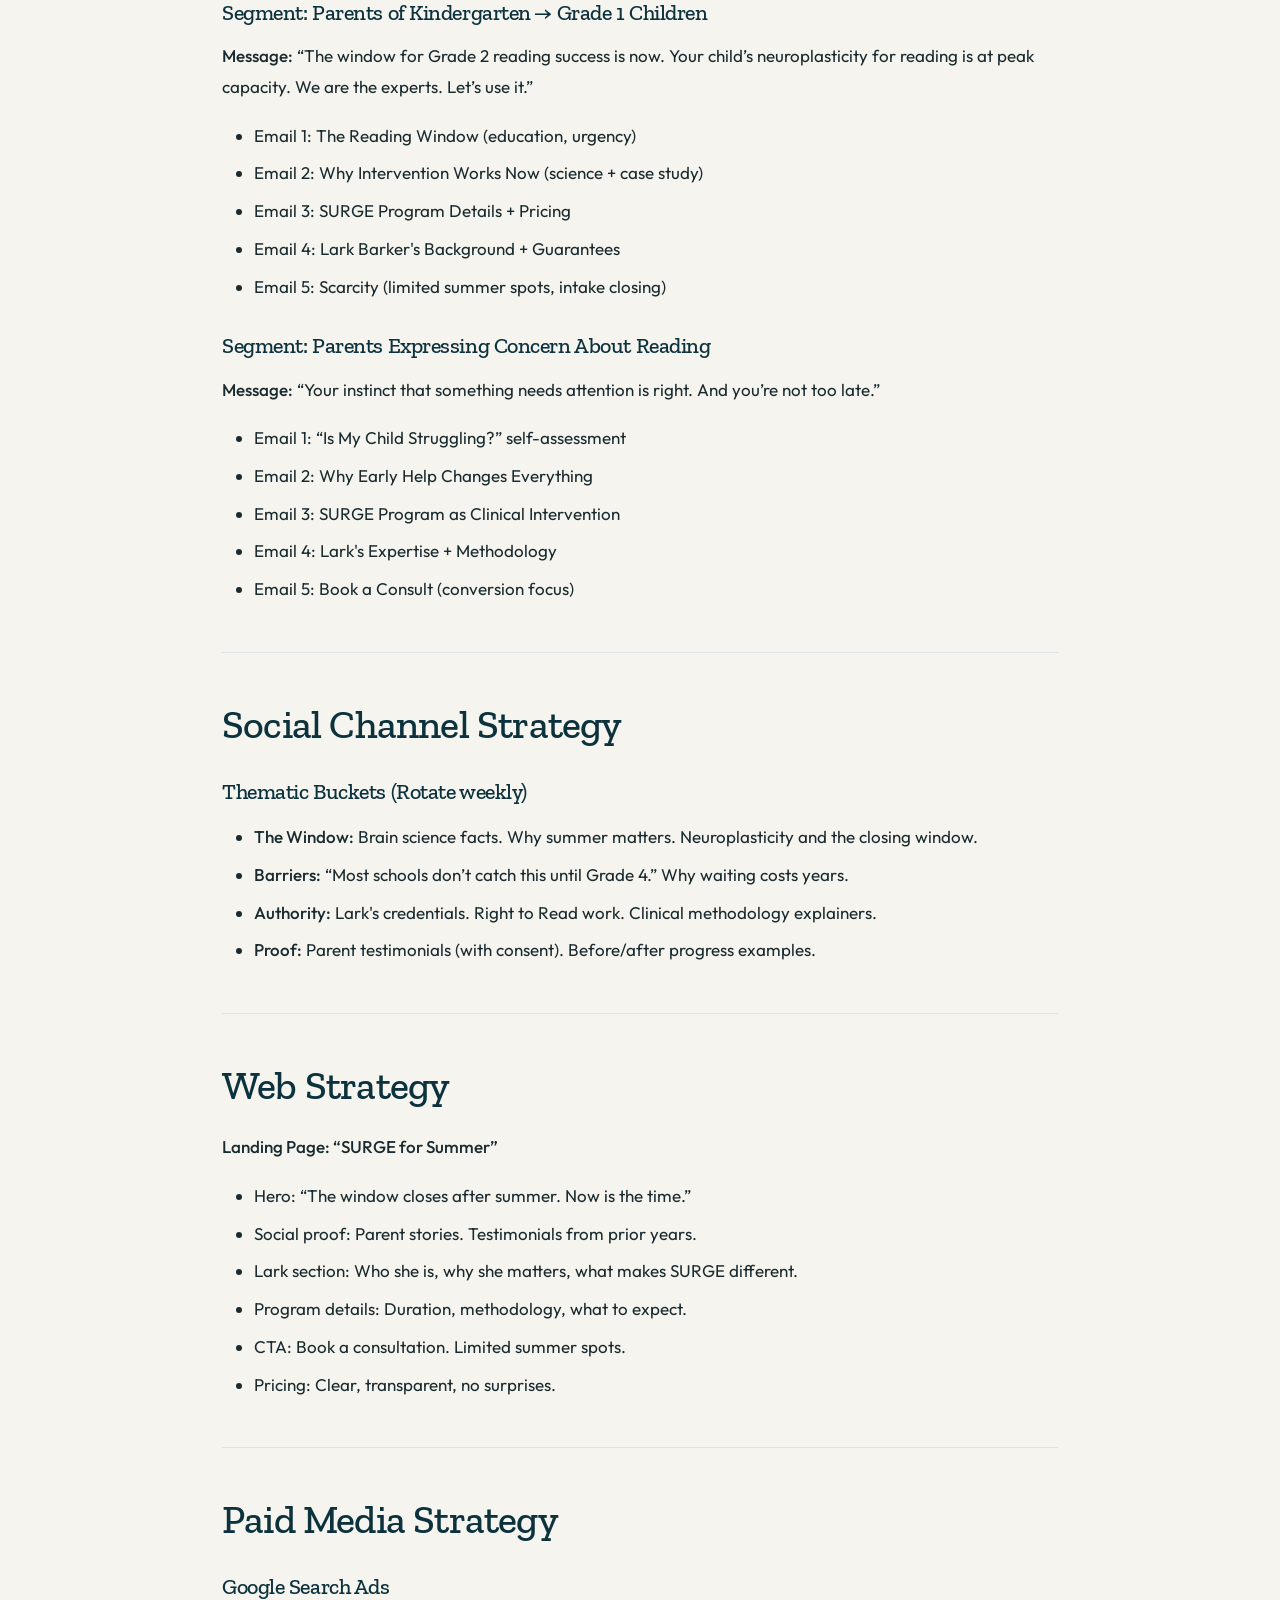
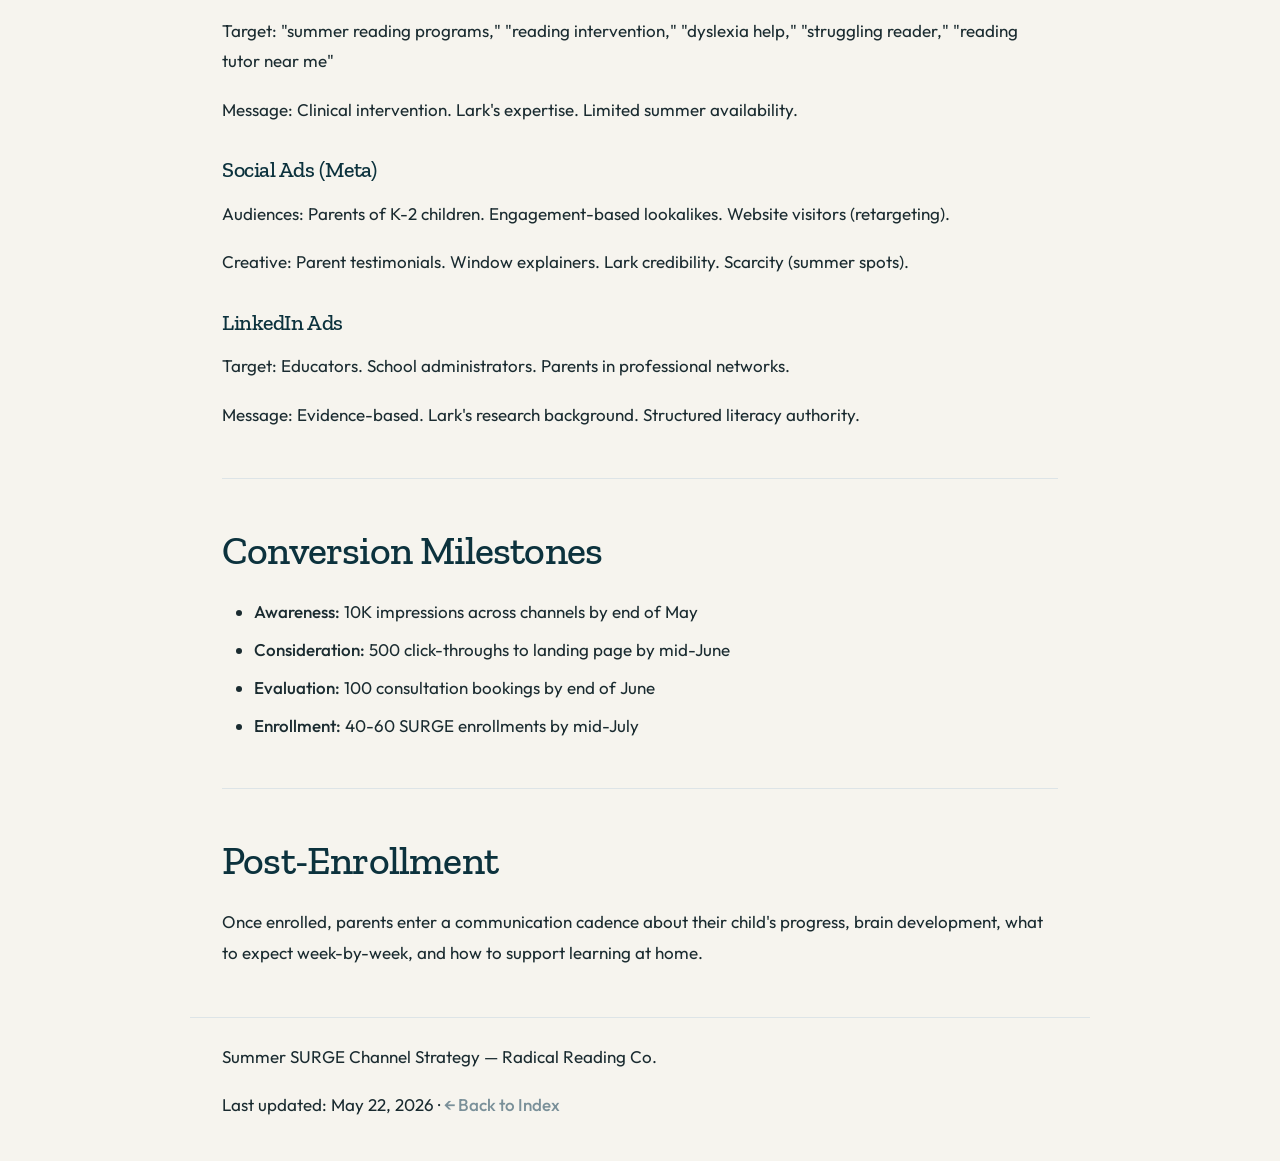
<file: summer-surge-channel-strategy.html>
<!DOCTYPE html>
<html lang="en">
<head>
<meta charset="UTF-8">
<meta name="viewport" content="width=device-width, initial-scale=1.0">
<title>Summer Surge Channel Strategy — Radical Reading Co.</title>
<link rel="stylesheet" href="styles.css">
</head>
<body>

<div class="header">
  <div class="header-inner">
    <div class="brand-row">
      <div class="brand-mark"><img src="Radical Reading Logo Horiz on Dark.png" alt="Radical Reading Co."></div>
    </div>
    <p class="header-eyebrow">SURGE Program — Channel Strategy</p>
    <h1>Summer Acquisition &amp; Growth Roadmap</h1>
    <p class="header-sub">Multi-channel playbook for SURGE program acquisition during peak window (June–August 2026). Emphasizes urgency, clinical authority, and the closing reading window.</p>
  </div>
</div>

<a href="index.html" class="back-link">← Back to Index</a>

<main>

  <div class="section">
    <h2>Strategic Overview</h2>
    <p>Summer is the critical enrollment window for Radical Reading. Parents are thinking about their children's year ahead, school planning is visible, and—critically—the reading window for next grade entry is closing.</p>
    <p>This playbook defines how we move parents from awareness → consideration → enrollment across email, web, social, and paid channels. The goal is to make &ldquo;now&rdquo; feel urgent without fear-mongering, position SURGE as the right intervention for emerging readers, and showcase Lark&rsquo;s clinical authority as the differentiator.</p>
  </div>

  <div class="section">
    <h2>Core Messaging for Summer</h2>
    <p><strong>The Window Is Open (But Not For Long)</strong></p>
    <p>The reading window for Grade 1 and Grade 2 readiness is closing. Intervention now shapes their entire reading trajectory. Not in September. Now.</p>
    <p><strong>SURGE Is Intervention, Not Tutoring</strong></p>
    <p>SURGE is clinical, structured, evidence-based literacy intervention designed for emerging readers who need the right foundation at the right moment.</p>
    <p><strong>Lark Barker, Clinician</strong></p>
    <p>This is not generic tutoring. This is directed by Lark Barker, a former TDSB literacy specialist, Right to Read inquiry contributor, and structured literacy expert. Clinical oversight at every step.</p>
  </div>

  <div class="section">
    <h2>Email Channel Strategy</h2>
    <h3>Segment: Parents of Kindergarten → Grade 1 Children</h3>
    <p><strong>Message:</strong> &ldquo;The window for Grade 2 reading success is now. Your child&rsquo;s neuroplasticity for reading is at peak capacity. We are the experts. Let&rsquo;s use it.&rdquo;</p>
    <ul>
      <li>Email 1: The Reading Window (education, urgency)</li>
      <li>Email 2: Why Intervention Works Now (science + case study)</li>
      <li>Email 3: SURGE Program Details + Pricing</li>
      <li>Email 4: Lark Barker's Background + Guarantees</li>
      <li>Email 5: Scarcity (limited summer spots, intake closing)</li>
    </ul>

    <h3>Segment: Parents Expressing Concern About Reading</h3>
    <p><strong>Message:</strong> &ldquo;Your instinct that something needs attention is right. And you&rsquo;re not too late.&rdquo;</p>
    <ul>
      <li>Email 1: &ldquo;Is My Child Struggling?&rdquo; self-assessment</li>
      <li>Email 2: Why Early Help Changes Everything</li>
      <li>Email 3: SURGE Program as Clinical Intervention</li>
      <li>Email 4: Lark's Expertise + Methodology</li>
      <li>Email 5: Book a Consult (conversion focus)</li>
    </ul>
  </div>

  <div class="section">
    <h2>Social Channel Strategy</h2>
    <h3>Thematic Buckets (Rotate weekly)</h3>
    <ul>
      <li><strong>The Window:</strong> Brain science facts. Why summer matters. Neuroplasticity and the closing window.</li>
      <li><strong>Barriers:</strong> &ldquo;Most schools don&rsquo;t catch this until Grade 4.&rdquo; Why waiting costs years.</li>
      <li><strong>Authority:</strong> Lark's credentials. Right to Read work. Clinical methodology explainers.</li>
      <li><strong>Proof:</strong> Parent testimonials (with consent). Before/after progress examples.</li>
    </ul>
  </div>

  <div class="section">
    <h2>Web Strategy</h2>
    <p><strong>Landing Page: &ldquo;SURGE for Summer&rdquo;</strong></p>
    <ul>
      <li>Hero: &ldquo;The window closes after summer. Now is the time.&rdquo;</li>
      <li>Social proof: Parent stories. Testimonials from prior years.</li>
      <li>Lark section: Who she is, why she matters, what makes SURGE different.</li>
      <li>Program details: Duration, methodology, what to expect.</li>
      <li>CTA: Book a consultation. Limited summer spots.</li>
      <li>Pricing: Clear, transparent, no surprises.</li>
    </ul>
  </div>

  <div class="section">
    <h2>Paid Media Strategy</h2>
    <h3>Google Search Ads</h3>
    <p>Target: "summer reading programs," "reading intervention," "dyslexia help," "struggling reader," "reading tutor near me"</p>
    <p>Message: Clinical intervention. Lark's expertise. Limited summer availability.</p>

    <h3>Social Ads (Meta)</h3>
    <p>Audiences: Parents of K-2 children. Engagement-based lookalikes. Website visitors (retargeting).</p>
    <p>Creative: Parent testimonials. Window explainers. Lark credibility. Scarcity (summer spots).</p>

    <h3>LinkedIn Ads</h3>
    <p>Target: Educators. School administrators. Parents in professional networks.</p>
    <p>Message: Evidence-based. Lark's research background. Structured literacy authority.</p>
  </div>

  <div class="section">
    <h2>Conversion Milestones</h2>
    <ul>
      <li><strong>Awareness:</strong> 10K impressions across channels by end of May</li>
      <li><strong>Consideration:</strong> 500 click-throughs to landing page by mid-June</li>
      <li><strong>Evaluation:</strong> 100 consultation bookings by end of June</li>
      <li><strong>Enrollment:</strong> 40-60 SURGE enrollments by mid-July</li>
    </ul>
  </div>

  <div class="section">
    <h2>Post-Enrollment</h2>
    <p>Once enrolled, parents enter a communication cadence about their child's progress, brain development, what to expect week-by-week, and how to support learning at home.</p>
  </div>

</main>

<div class="footer">
  <p>Summer SURGE Channel Strategy — Radical Reading Co.</p>
  <p>Last updated: May 22, 2026 · <a href="index.html" style="color: var(--muted);">← Back to Index</a></p>
</div>

</body>
</html>
</file>
<file: styles.css>
/* ═══════════════════════════════════════════════════════════════════════════════
   RADICAL READING CO. — UNIFIED STYLESHEET
   Brand: Zilla Slab (headlines) + Dosis (subheads/accent) + Outfit (body)
   Colors: Palette V3.1 (May 2026)
   ═══════════════════════════════════════════════════════════════════════════════ */

@import url('https://fonts.googleapis.com/css2?family=Zilla+Slab:wght@500&family=Dosis:wght@400;600&family=Outfit:wght@300;400;500;600;700&display=swap');

/* ─── Reset & Root ─── */
*, *::before, *::after {
  box-sizing: border-box;
  margin: 0;
  padding: 0;
}

:root {
  /* Gold System */
  --gold-dark: #f5b53d;
  --gold-light: #e5a930;

  /* Section Schemes */
  --cream-light: #f6f4ee;
  --cream-dark: #f0eee6;
  --dark-azure: #0c323d;
  --jade-shell: #018a75;
  --jade-accent: #0B9C7E;
  --warm-honey: #FEF0C4;

  /* Semantic */
  --text: #1a2b30;
  --muted: #7a9099;
  --border: #dde4e7;
  --white: #ffffff;

  /* Typography */
  --headline-family: 'Zilla Slab', serif;
  --subhead-family: 'Dosis', sans-serif;
  --body-family: 'Outfit', sans-serif;
}

html {
  scroll-behavior: smooth;
}

body {
  font-family: var(--body-family);
  background: var(--cream-light);
  color: var(--text);
  font-size: 18px;
  line-height: 1.6;
  -webkit-font-smoothing: antialiased;
}

/* ─── Header ─── */
.header {
  background: var(--jade-shell);
  padding: 48px 32px 40px;
  position: relative;
  overflow: hidden;
}

.header::before {
  content: '';
  position: absolute;
  top: -60px;
  right: -60px;
  width: 220px;
  height: 220px;
  border-radius: 50%;
  background: rgba(229, 169, 48, 0.07);
}

.header::after {
  content: '';
  position: absolute;
  bottom: -40px;
  left: 30%;
  width: 140px;
  height: 140px;
  border-radius: 50%;
  background: rgba(235, 90, 83, 0.05);
}

.header-inner {
  max-width: 900px;
  margin: 0 auto;
  position: relative;
  z-index: 1;
}

.brand-row {
  display: flex;
  align-items: center;
  gap: 10px;
  margin-bottom: 32px;
}

.brand-mark {
  width: 180px;
  height: auto;
  background: transparent;
  border-radius: 0;
  display: flex;
  align-items: center;
  justify-content: center;
  font-family: var(--headline-family);
  font-size: 20px;
  color: var(--dark-azure);
  font-weight: 500;
  flex-shrink: 0;
}

.brand-mark img {
  width: 100%;
  height: auto;
  object-fit: contain;
}

.brand-name {
  font-size: 12px;
  font-weight: 600;
  letter-spacing: 0.08em;
  text-transform: uppercase;
  color: rgba(255, 255, 255, 0.5);
  font-family: var(--body-family);
}

.header-eyebrow {
  font-size: 13px;
  font-weight: 600;
  letter-spacing: 0.1em;
  text-transform: uppercase;
  color: var(--gold-light);
  margin-bottom: 16px;
  font-family: var(--body-family);
}

.header h1 {
  font-family: var(--headline-family);
  font-size: clamp(28px, 5vw, 40px);
  font-weight: 500;
  color: #ffffff;
  line-height: 1.15;
  margin-bottom: 16px;
  letter-spacing: -0.02em;
}

.header-sub {
  font-size: 17px;
  color: rgba(255, 255, 255, 0.55);
  line-height: 1.6;
  max-width: 520px;
  font-family: var(--body-family);
}

/* ─── Navigation ─── */
.nav {
  background: var(--dark-azure);
  border-bottom: 1px solid rgba(255, 255, 255, 0.05);
  position: sticky;
  top: 0;
  z-index: 100;
}

.nav-inner {
  max-width: 900px;
  margin: 0 auto;
  padding: 0 32px;
  display: flex;
  overflow-x: auto;
  scrollbar-width: none;
}

.nav-inner::-webkit-scrollbar {
  display: none;
}

.nav a {
  display: block;
  padding: 14px 18px;
  color: rgba(255, 255, 255, 0.45);
  text-decoration: none;
  font-size: 12px;
  font-weight: 700;
  letter-spacing: 0.1em;
  text-transform: uppercase;
  cursor: pointer;
  border-bottom: 3px solid transparent;
  transition: all 0.18s;
  white-space: nowrap;
  font-family: var(--body-family);
}

.nav a:hover {
  color: rgba(255, 255, 255, 0.75);
}

.nav a.active {
  color: var(--gold-light);
  border-bottom-color: var(--gold-light);
}

/* ─── Main Content ─── */
main, .main {
  max-width: 900px;
  margin: 0 auto;
  padding: 28px 32px 48px;
}

/* ─── Section Structure ─── */
.section {
  padding: 48px 0 0;
  border-top: 0.5px solid var(--border);
  margin-top: 48px;
}

.section:first-child {
  border-top: none;
  margin-top: 40px;
}

.section-num {
  font-size: 11px;
  font-weight: 500;
  letter-spacing: 0.12em;
  text-transform: uppercase;
  color: var(--muted);
  margin-bottom: 6px;
  font-family: var(--body-family);
}

/* ─── Headings ─── */
h1, h2, h3, h4, h5, h6 {
  font-family: var(--headline-family);
  font-weight: 500;
  color: var(--dark-azure);
  line-height: 1.15;
  letter-spacing: -0.02em;
}

h1 {
  font-size: clamp(40px, 7vw, 56px);
  margin-bottom: 24px;
}

h2 {
  font-size: clamp(28px, 5vw, 40px);
  margin-bottom: 24px;
  margin-top: 52px;
}

h2:first-child {
  margin-top: 0;
}

h3 {
  font-family: var(--headline-family);
  font-weight: 500;
  font-size: 22px;
  margin-bottom: 16px;
  margin-top: 32px;
}

h3:first-child {
  margin-top: 0;
}

h4 {
  font-size: 18px;
  margin-bottom: 14px;
}

/* ─── Body Text ─── */
.prose p, p {
  font-size: 17px;
  color: var(--text);
  line-height: 1.8;
  margin-bottom: 18px;
  font-family: var(--body-family);
}

.prose p:last-child, p:last-child {
  margin-bottom: 0;
}

.prose strong, strong {
  font-weight: 500;
  color: var(--text);
}

/* ─── Pullquote / Accent ─── */
.pull {
  font-family: var(--headline-family);
  font-size: clamp(20px, 3.5vw, 28px);
  font-weight: 500;
  color: var(--dark-azure);
  line-height: 1.4;
  border-left: 3px solid var(--gold-light);
  padding: 4px 0 4px 24px;
  margin: 32px 0;
  font-style: normal;
}

/* ─── Accent Block ─── */
.accent {
  background: var(--dark-azure);
  border-radius: 18px;
  padding: 24px 28px;
  margin: 28px 0;
}

.accent p {
  font-size: 17px;
  color: rgba(255, 255, 255, 0.85);
  line-height: 1.8;
  margin-bottom: 12px;
}

.accent p:last-child {
  margin-bottom: 0;
}

.accent strong {
  color: var(--gold-light);
  font-weight: 600;
}

/* ─── Lists ─── */
ul, ol {
  margin: 18px 0;
  padding-left: 32px;
  font-size: 17px;
  color: var(--text);
  line-height: 1.75;
  font-family: var(--body-family);
}

li {
  margin-bottom: 8px;
}

li:last-child {
  margin-bottom: 0;
}

/* ─── Links ─── */
a {
  color: var(--jade-shell);
  text-decoration: none;
  border-bottom: 1px solid transparent;
  transition: all 0.2s;
  font-weight: 500;
}

a:hover {
  border-bottom-color: var(--jade-shell);
}

/* ─── Back to Index Link ─── */
.back-link {
  display: inline-block;
  margin-bottom: 16px;
  padding: 8px 12px;
  background: rgba(0, 0, 0, 0.05);
  color: var(--dark-azure);
  text-decoration: none;
  border-radius: 4px;
  font-size: 13px;
  font-weight: 600;
  border: none;
  transition: background 0.2s;
  font-family: var(--body-family);
}

.back-link:hover {
  background: rgba(0, 0, 0, 0.08);
}

/* ─── Callout / Alert ─── */
.callout {
  background: var(--warm-honey);
  border-left: 4px solid var(--gold-dark);
  padding: 18px 22px;
  border-radius: 18px;
  margin: 28px 0;
  font-size: 16px;
  line-height: 1.7;
  color: var(--text);
  font-family: var(--body-family);
}

.callout strong {
  color: var(--dark-azure);
  font-weight: 600;
}

.callout em {
  color: #7a4a00;
}

/* ─── Code ─── */
code {
  font-family: 'Courier New', monospace;
  background: var(--cream-dark);
  padding: 2px 6px;
  border-radius: 3px;
  font-size: 13px;
  color: var(--dark-azure);
}

/* ─── Tables ─── */
table {
  width: 100%;
  border-collapse: collapse;
  margin: 24px 0;
  border: 1px solid var(--border);
  border-radius: 16px;
  overflow: hidden;
  font-size: 14px;
  font-family: var(--body-family);
}

thead {
  background: var(--cream-dark);
}

th {
  padding: 12px 16px;
  text-align: left;
  font-weight: 600;
  color: var(--text);
  border-bottom: 2px solid var(--border);
  font-family: var(--body-family);
}

td {
  padding: 14px 18px;
  border-bottom: 1px solid var(--border);
  font-size: 16px;
}

tr:last-child td {
  border-bottom: none;
}

/* ─── Footer ─── */
.footer {
  max-width: 900px;
  margin: 0 auto;
  padding: 24px 32px 40px;
  font-size: 11px;
  color: var(--muted);
  border-top: 0.5px solid var(--border);
  font-family: var(--body-family);
}

footer {
  background: var(--jade-shell);
  color: white;
  padding: 32px 32px 24px;
  text-align: center;
}

footer p {
  font-size: 12px;
  color: rgba(255, 255, 255, 0.6);
  margin-bottom: 8px;
  font-family: var(--body-family);
}

footer p:last-child {
  margin-bottom: 0;
}

/* ─── Cards / Boxes ─── */
.card {
  background: white;
  border: 1px solid var(--border);
  border-radius: 18px;
  padding: 20px;
  margin-bottom: 16px;
  overflow: hidden;
}

.card-header {
  padding: 16px 20px 13px;
  border-bottom: 1px solid var(--border);
  background: var(--cream-light);
}

.card-body {
  padding: 16px 20px;
}

/* ─── Responsive ─── */
@media (max-width: 640px) {
  .header {
    padding: 32px 20px 28px;
  }

  .header::before {
    width: 140px;
    height: 140px;
  }

  .header::after {
    width: 100px;
    height: 100px;
  }

  main, .main {
    padding: 24px 20px 60px;
  }

  .nav-inner {
    padding: 0 20px;
  }

  .nav a {
    padding: 12px 14px;
    font-size: 11px;
  }

  .footer {
    padding: 20px 20px 40px;
  }

  h1 {
    font-size: 24px;
  }

  h2 {
    font-size: 20px;
  }

  h3 {
    font-size: 16px;
  }

  .pull {
    font-size: 16px;
    padding-left: 16px;
  }
}
</file>
